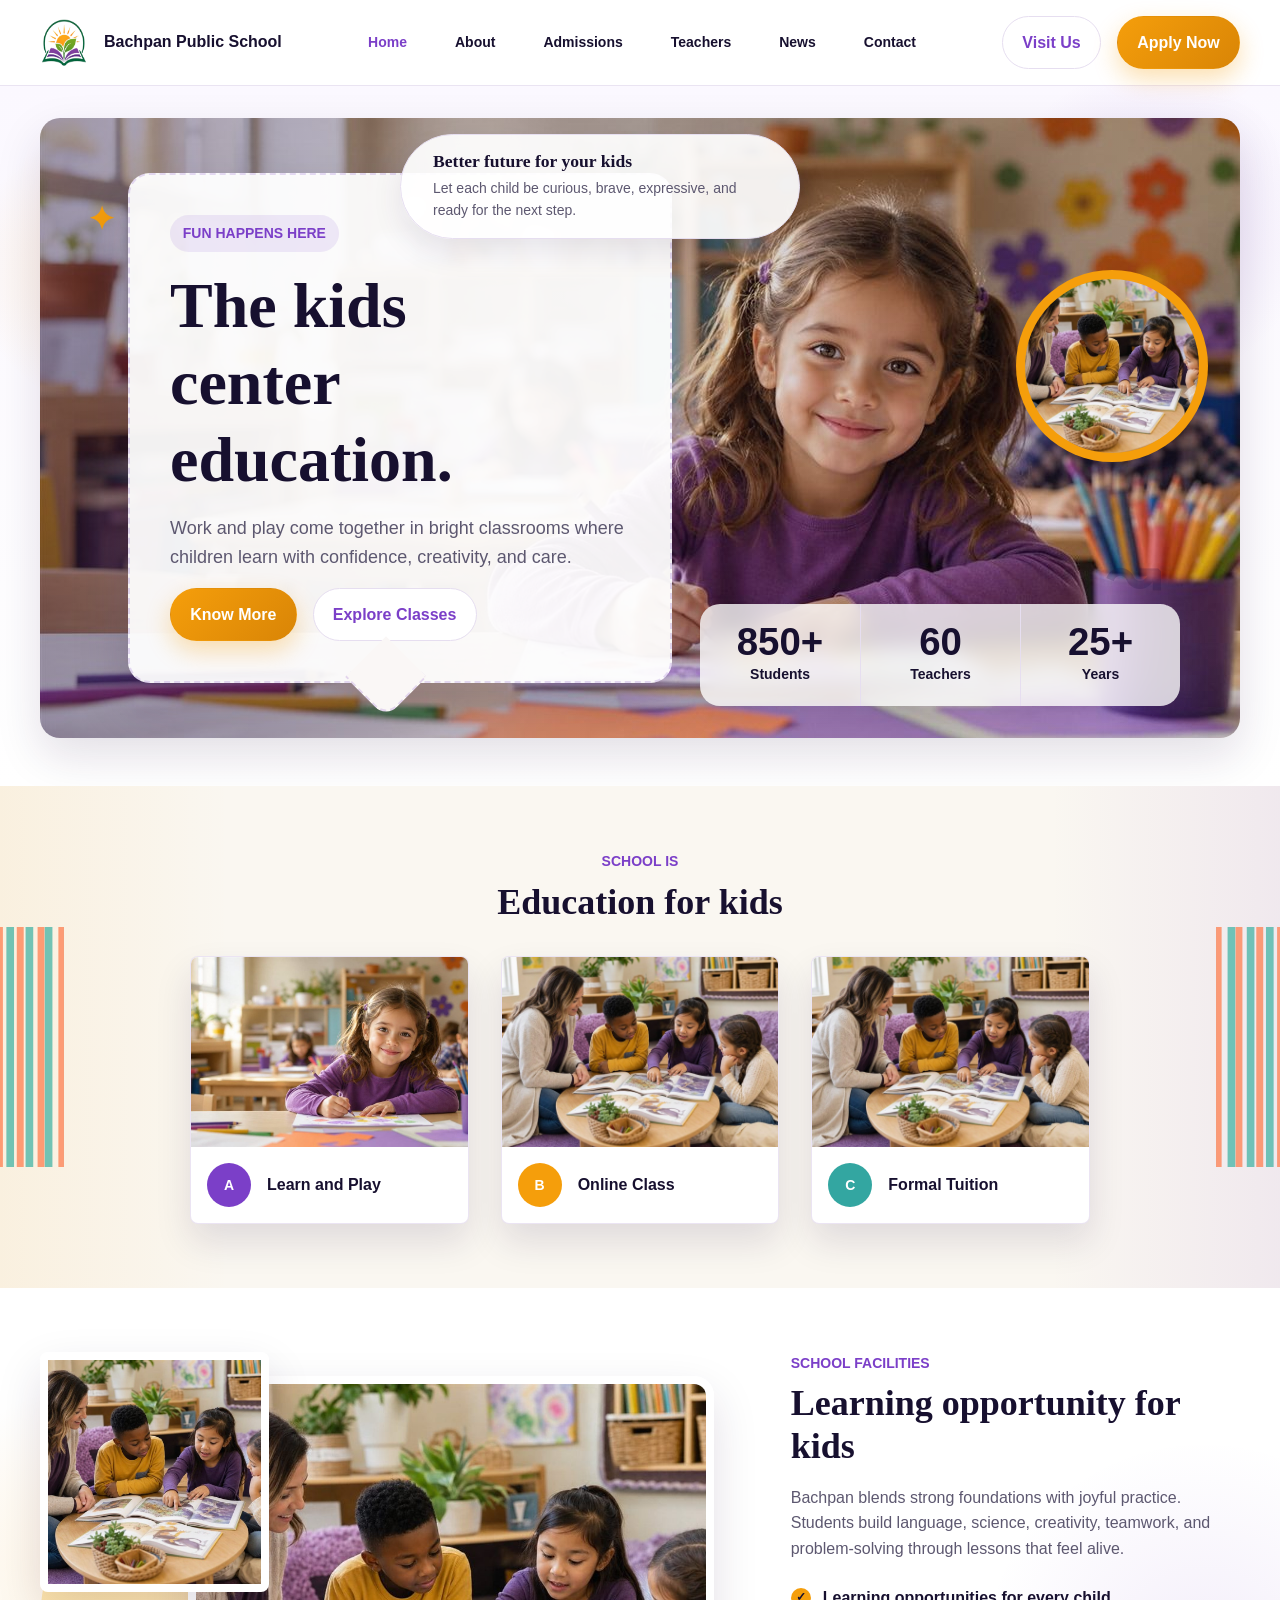
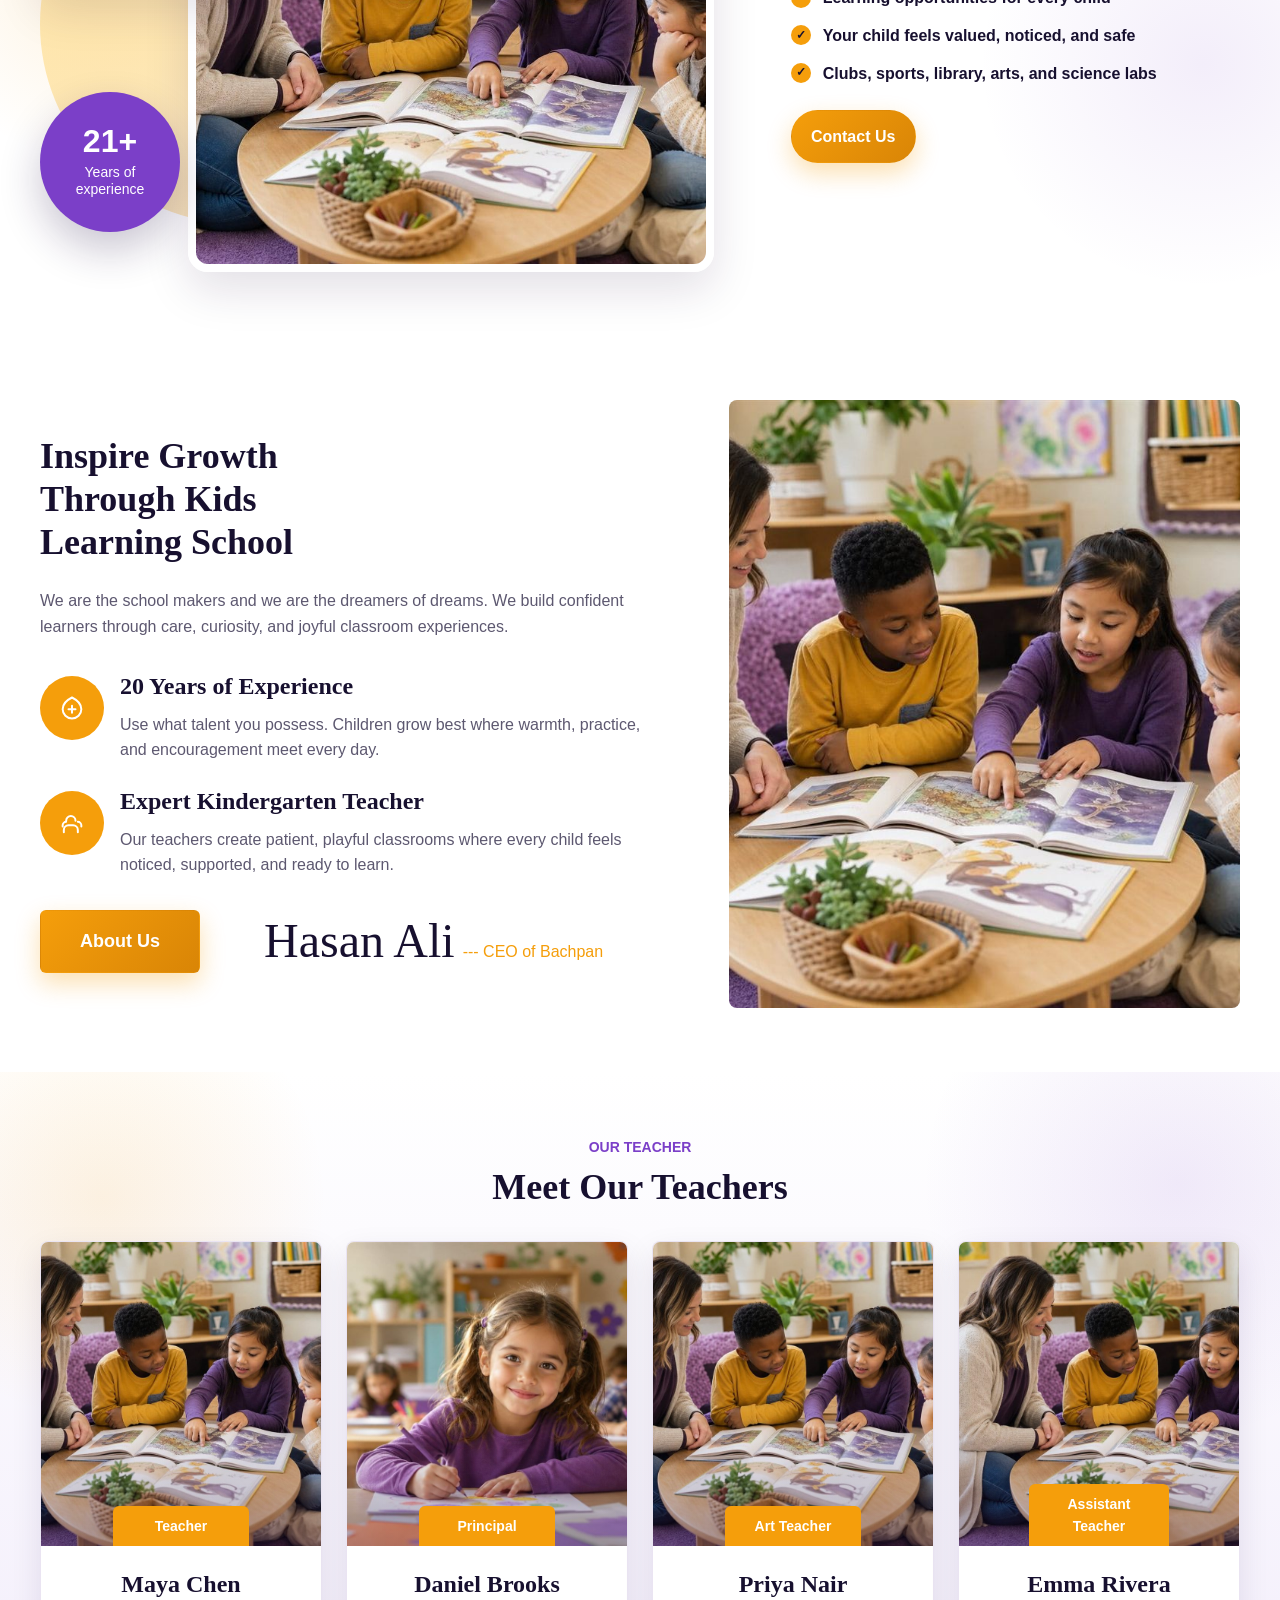
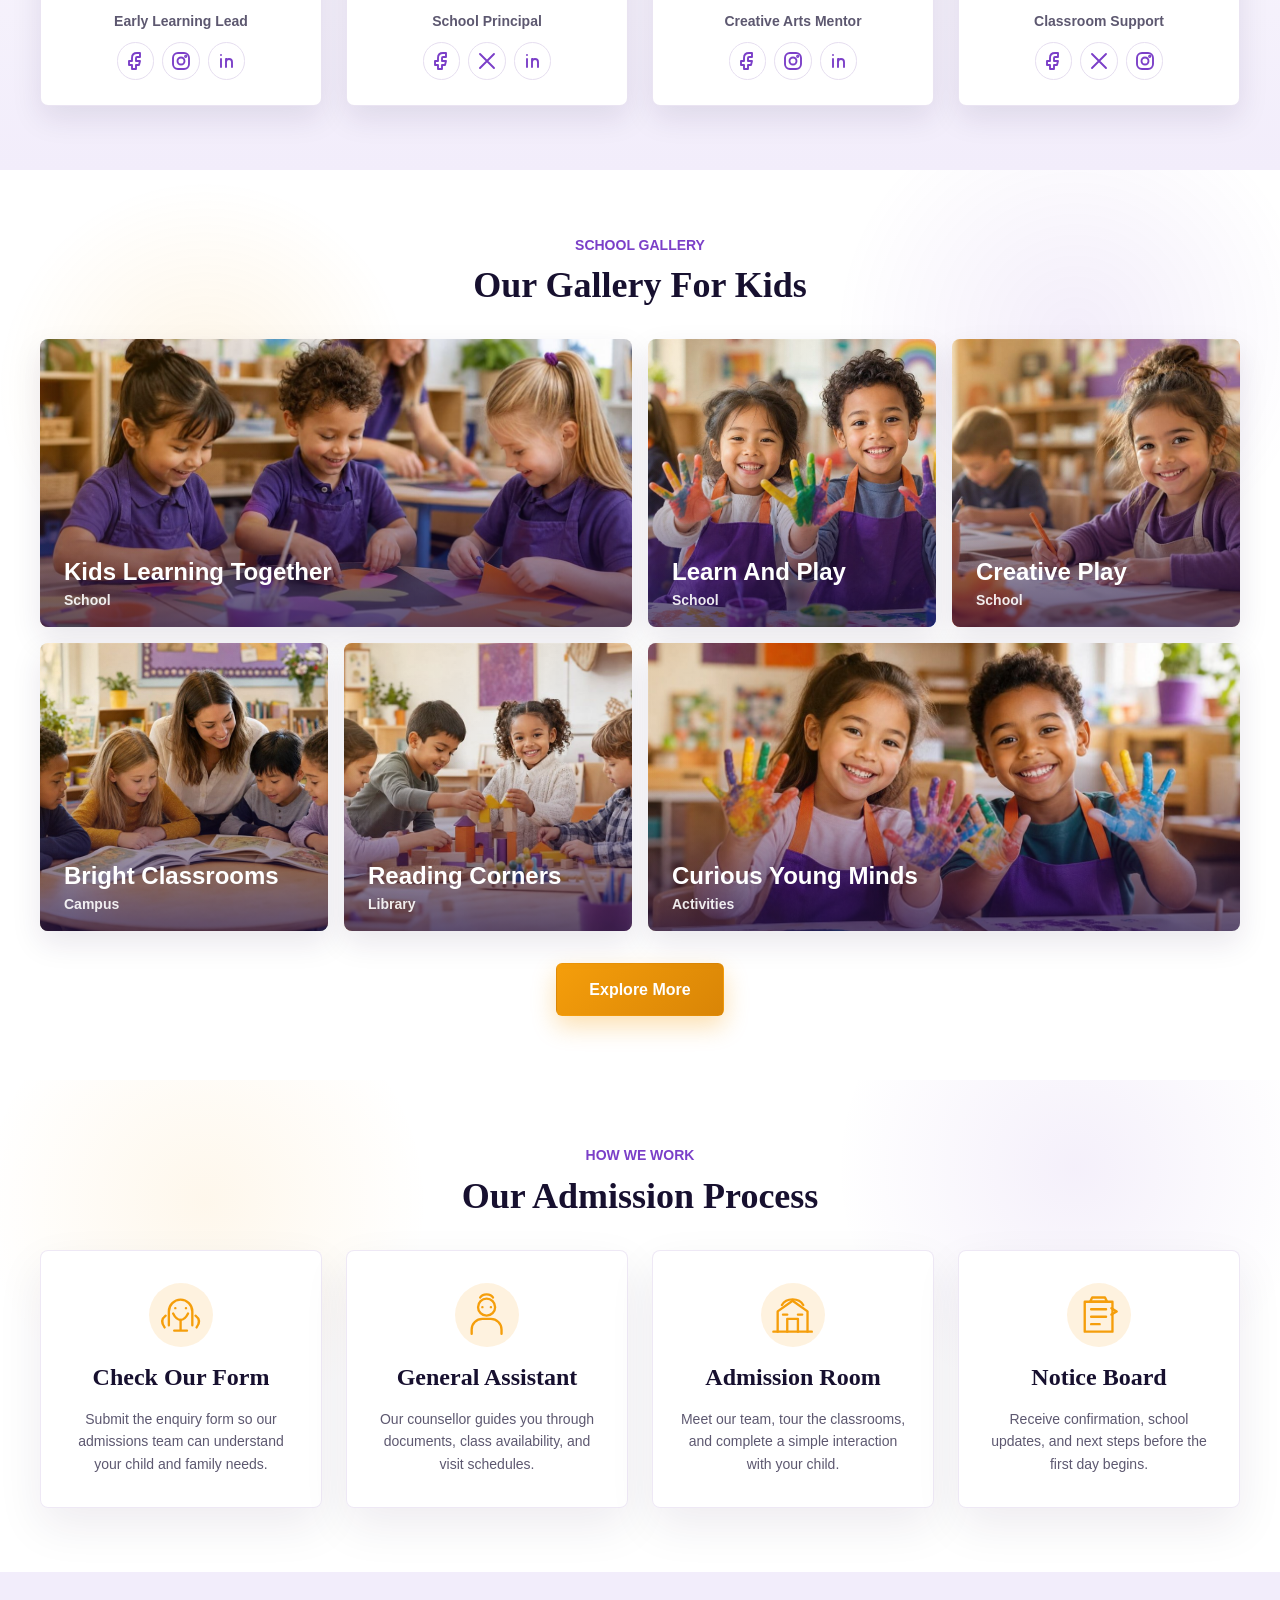
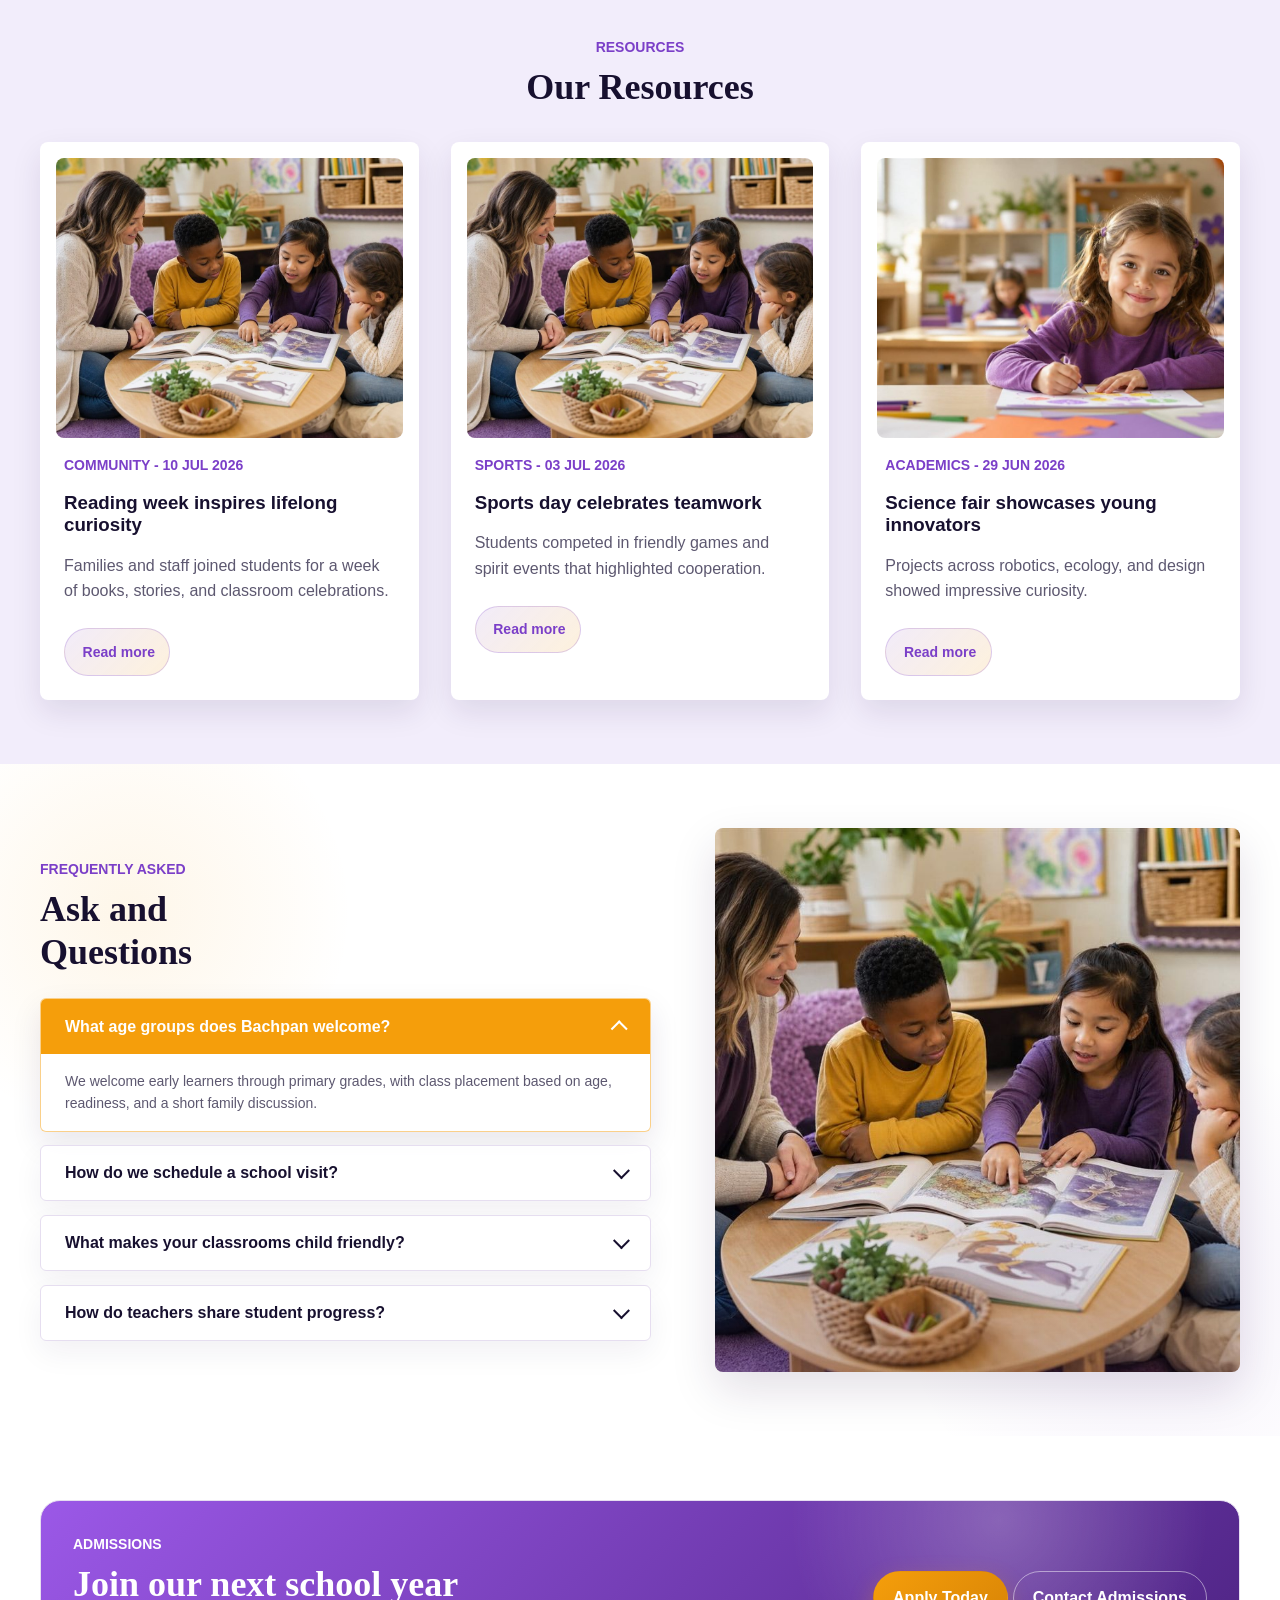
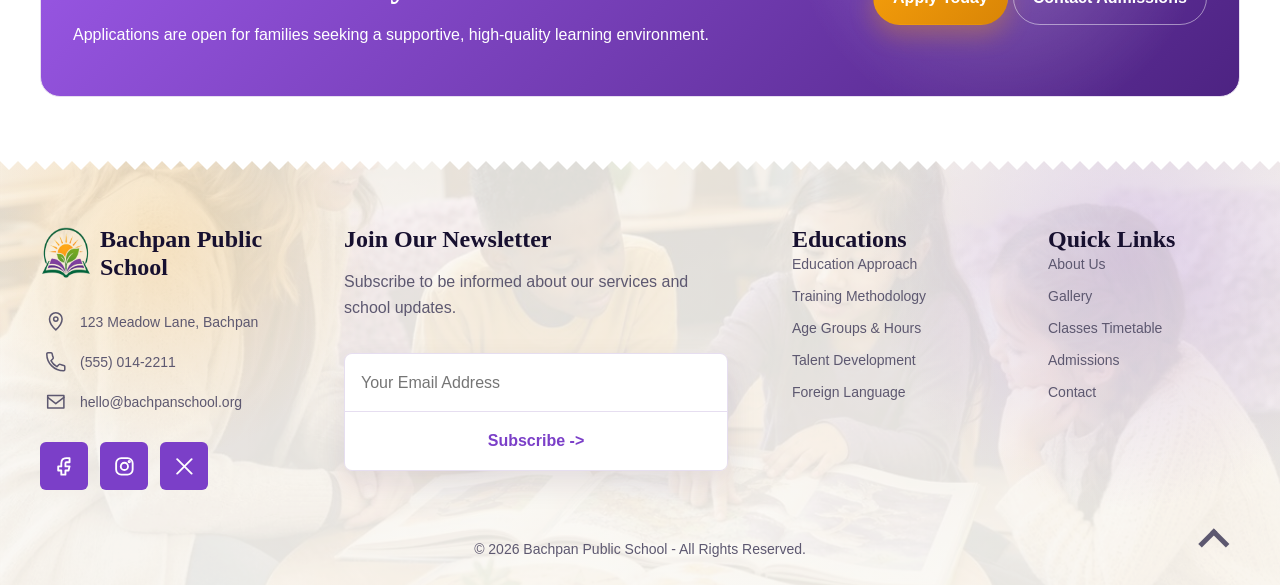
<file: index.html>
<!DOCTYPE html>
<html lang="en">
  <head>
    <meta charset="utf-8">
    <meta name="viewport" content="width=device-width, initial-scale=1">
    <title>Bachpan Public School</title>
    <meta name="description" content="Bachpan Public School is a joyful learning community for students and families.">
    <link rel="stylesheet" href="assets/css/tokens.css">
    <link rel="stylesheet" href="assets/css/base.css">
    <link rel="stylesheet" href="assets/css/layout.css">
    <link rel="stylesheet" href="assets/css/components.css">
    <link rel="stylesheet" href="assets/css/utilities.css">
    <link rel="stylesheet" href="assets/css/responsive.css">
  </head>
  <body id="top">
    <header class="site-header">
      <div class="container site-header__inner">
        <a class="site-header__branding" href="index.html">
          <img class="site-header__logo" src="assets/images/bachpan-logo.png" alt="Bachpan Public School logo" width="160" height="143" decoding="async">
          <span class="site-header__name">Bachpan Public School</span>
        </a>

        <button class="site-header__menu-toggle" type="button" aria-expanded="false" aria-controls="site-nav-menu" data-menu-toggle>
          <span class="screen-reader-text">Toggle navigation</span>
          <span class="site-header__menu-icon" aria-hidden="true"></span>
        </button>

        <nav class="primary-navigation" id="site-nav-menu" aria-label="Primary navigation">
          <ul class="primary-navigation__list">
            <li><a href="index.html" aria-current="page">Home</a></li>
            <li><a href="about.html">About</a></li>
            <li><a href="admissions.html">Admissions</a></li>
            <li><a href="teachers.html">Teachers</a></li>
            <li><a href="blog.html">News</a></li>
            <li><a href="contact.html">Contact</a></li>
          </ul>
        </nav>

        <div class="site-header__actions">
          <a class="button button--ghost" href="contact.html">Visit Us</a>
          <a class="button button--primary" href="admissions.html">Apply Now</a>
        </div>
      </div>
    </header>

    <main id="main-content">
      <section class="hero hero--home" aria-labelledby="home-hero-heading">
        <div class="hero__stage container">
          <div class="hero__content">
            <p class="hero__eyebrow">Fun happens here</p>
            <h1 id="home-hero-heading" class="hero__title">The kids center education.</h1>
            <p class="hero__description">Work and play come together in bright classrooms where children learn with confidence, creativity, and care.</p>
            <div class="hero__actions">
              <a class="button button--primary" href="admissions.html">Know More</a>
              <a class="button button--secondary" href="academics.html">Explore Classes</a>
            </div>
          </div>

          <div class="hero__portrait" aria-hidden="true">
          <img src="assets/images/kids-painted-hands.jpg" alt="" width="1200" height="800" decoding="async" loading="eager" fetchpriority="high">
          </div>

          <div class="hero-note">
            <strong>Better future for your kids</strong>
            <span>Let each child be curious, brave, expressive, and ready for the next step.</span>
          </div>

          <div class="hero-metrics" aria-label="School highlights">
            <article>
              <strong>850+</strong>
              <span>Students</span>
            </article>
            <article>
              <strong>60</strong>
              <span>Teachers</span>
            </article>
            <article>
              <strong>25+</strong>
              <span>Years</span>
            </article>
          </div>
        </div>
      </section>

      <section class="learning-strip section-spacing" aria-labelledby="learning-heading">
        <div class="container">
          <header class="section-heading text-center">
            <p class="section-heading__eyebrow">School is</p>
            <h2 id="learning-heading" class="section-heading__title">Education for kids</h2>
          </header>

          <div class="program-preview-grid">
            <article class="program-preview-card">
              <img src="assets/images/hero-kids-center.jpg" alt="Children learning and playing in class" width="1200" height="658" decoding="async" loading="lazy">
              <div>
                <span aria-hidden="true">A</span>
                <h3>Learn and Play</h3>
              </div>
            </article>
            <article class="program-preview-card">
              <img src="assets/images/kids-painted-hands.jpg" alt="Children enjoying colorful classroom activities" width="1200" height="800" decoding="async" loading="lazy">
              <div>
                <span aria-hidden="true">B</span>
                <h3>Online Class</h3>
              </div>
            </article>
            <article class="program-preview-card">
              <img src="assets/images/kids-reading-table.jpg" alt="Students reading together with a teacher" width="1200" height="800" decoding="async" loading="lazy">
              <div>
                <span aria-hidden="true">C</span>
                <h3>Formal Tuition</h3>
              </div>
            </article>
          </div>
        </div>
      </section>

      <section class="opportunity-section section-spacing" aria-labelledby="opportunity-heading">
        <div class="container opportunity-grid">
          <div class="opportunity-collage">
            <img class="opportunity-collage__large" src="assets/images/kids-reading-table.jpg" alt="Young students reading at a classroom table" width="1200" height="800" decoding="async" loading="lazy">
			<img class="opportunity-collage__small" src="assets/images/kids-painted-hands.jpg" alt="A student enjoying creative classroom activities" width="1200" height="800" decoding="async" loading="lazy">
            <div class="experience-badge">
              <strong>21+</strong>
              <span>Years of experience</span>
            </div>
          </div>

          <div class="opportunity-content">
            <p class="section-heading__eyebrow">School facilities</p>
            <h2 id="opportunity-heading" class="section-heading__title">Learning opportunity for kids</h2>
            <p>Bachpan blends strong foundations with joyful practice. Students build language, science, creativity, teamwork, and problem-solving through lessons that feel alive.</p>
            <ul class="check-list">
              <li>Learning opportunities for every child</li>
              <li>Your child feels valued, noticed, and safe</li>
              <li>Clubs, sports, library, arts, and science labs</li>
            </ul>
            <a class="button button--primary" href="contact.html">Contact Us</a>
          </div>
        </div>
      </section>

      <section class="solution-section section-spacing" aria-labelledby="solutions-heading">
        <div class="container solution-section__grid">
          <div class="solution-section__content">
            <h2 id="solutions-heading">Inspire Growth Through Kids Learning School</h2>
            <p class="solution-section__lead">We are the school makers and we are the dreamers of dreams. We build confident learners through care, curiosity, and joyful classroom experiences.</p>

            <div class="facility-list">
              <article class="facility-item">
                <span class="facility-item__icon" aria-hidden="true">
                  <svg viewBox="0 0 24 24" focusable="false"><path d="M12 21a8 8 0 0 0 8-8c0-4-3-7.5-8-10-5 2.5-8 6-8 10a8 8 0 0 0 8 8Z"/><path d="M9 13h6M12 10v6"/></svg>
                </span>
                <div>
                  <h3>20 Years of Experience</h3>
                  <p>Use what talent you possess. Children grow best where warmth, practice, and encouragement meet every day.</p>
                </div>
              </article>

              <article class="facility-item">
                <span class="facility-item__icon" aria-hidden="true">
                  <svg viewBox="0 0 24 24" focusable="false"><path d="M7 10a4 4 0 1 1 8 0M5 20v-2a4 4 0 0 1 4-4h4a4 4 0 0 1 4 4v2"/><path d="M17 11a3 3 0 0 1 3 3v1M4 15v-1a3 3 0 0 1 3-3"/></svg>
                </span>
                <div>
                  <h3>Expert Kindergarten Teacher</h3>
                  <p>Our teachers create patient, playful classrooms where every child feels noticed, supported, and ready to learn.</p>
                </div>
              </article>
            </div>

            <div class="solution-section__actions">
              <a class="button button--primary" href="about.html">About Us</a>
              <p class="solution-section__signature"><span>Hasan Ali</span><small>--- CEO of Bachpan</small></p>
            </div>
          </div>

          <div class="solution-section__media">
                <img src="assets/images/kids-reading-table.jpg" alt="Teacher guiding young students as they read together" width="1200" height="800" decoding="async" loading="lazy">
          </div>
        </div>
      </section>

      <section class="teacher-section section-spacing" aria-labelledby="teacher-heading">
        <div class="container">
          <header class="section-heading text-center teacher-section__heading">
            <p class="section-heading__eyebrow">Our Teacher</p>
            <h2 id="teacher-heading" class="section-heading__title">Meet Our Teachers</h2>
          </header>

          <div class="teacher-grid">
            <article class="teacher-card">
              <div class="teacher-card__media">
                <a class="teacher-card__media-link" href="teacher-details.html"><img src="assets/images/kids-reading-table.jpg" alt="Maya Chen guiding students during reading class" width="1200" height="800" decoding="async" loading="lazy"></a>
                <span>Teacher</span>
              </div>
              <div class="teacher-card__body">
                <h3><a class="teacher-card__name-link" href="teacher-details.html">Maya Chen</a></h3>
                <p>Early Learning Lead</p>
                <ul class="teacher-card__social" aria-label="Maya Chen social links">
                  <li><a href="#" aria-label="Maya Chen on Facebook"><svg viewBox="0 0 24 24" aria-hidden="true" focusable="false"><path d="M14 8h3V4h-3c-3 0-5 2-5 5v3H6v4h3v4h4v-4h3l1-4h-4V9c0-.6.4-1 1-1Z"/></svg></a></li>
                  <li><a href="#" aria-label="Maya Chen on Instagram"><svg viewBox="0 0 24 24" aria-hidden="true" focusable="false"><rect x="4" y="4" width="16" height="16" rx="5"/><circle cx="12" cy="12" r="3.5"/><circle cx="16.7" cy="7.3" r="0.7"/></svg></a></li>
                  <li><a href="#" aria-label="Maya Chen on LinkedIn"><svg viewBox="0 0 24 24" aria-hidden="true" focusable="false"><path d="M6 10v8M6 6v.1M11 18v-5a3 3 0 0 1 6 0v5M11 10v8"/></svg></a></li>
                </ul>
              </div>
            </article>

            <article class="teacher-card">
              <div class="teacher-card__media">
                <a class="teacher-card__media-link" href="teacher-details.html"><img src="assets/images/hero-kids-center.jpg" alt="Daniel Brooks supporting creative classroom activities" width="1200" height="658" decoding="async" loading="lazy"></a>
                <span>Principal</span>
              </div>
              <div class="teacher-card__body">
                <h3><a class="teacher-card__name-link" href="teacher-details.html">Daniel Brooks</a></h3>
                <p>School Principal</p>
                <ul class="teacher-card__social" aria-label="Daniel Brooks social links">
                  <li><a href="#" aria-label="Daniel Brooks on Facebook"><svg viewBox="0 0 24 24" aria-hidden="true" focusable="false"><path d="M14 8h3V4h-3c-3 0-5 2-5 5v3H6v4h3v4h4v-4h3l1-4h-4V9c0-.6.4-1 1-1Z"/></svg></a></li>
                  <li><a href="#" aria-label="Daniel Brooks on X"><svg viewBox="0 0 24 24" aria-hidden="true" focusable="false"><path d="m5 5 14 14M19 5 5 19"/></svg></a></li>
                  <li><a href="#" aria-label="Daniel Brooks on LinkedIn"><svg viewBox="0 0 24 24" aria-hidden="true" focusable="false"><path d="M6 10v8M6 6v.1M11 18v-5a3 3 0 0 1 6 0v5M11 10v8"/></svg></a></li>
                </ul>
              </div>
            </article>

            <article class="teacher-card">
              <div class="teacher-card__media">
                <a class="teacher-card__media-link" href="teacher-details.html"><img src="assets/images/kids-painted-hands.jpg" alt="Priya Nair leading a colorful creative lesson" width="1200" height="800" decoding="async" loading="lazy"></a>
                <span>Art Teacher</span>
              </div>
              <div class="teacher-card__body">
                <h3><a class="teacher-card__name-link" href="teacher-details.html">Priya Nair</a></h3>
                <p>Creative Arts Mentor</p>
                <ul class="teacher-card__social" aria-label="Priya Nair social links">
                  <li><a href="#" aria-label="Priya Nair on Facebook"><svg viewBox="0 0 24 24" aria-hidden="true" focusable="false"><path d="M14 8h3V4h-3c-3 0-5 2-5 5v3H6v4h3v4h4v-4h3l1-4h-4V9c0-.6.4-1 1-1Z"/></svg></a></li>
                  <li><a href="#" aria-label="Priya Nair on Instagram"><svg viewBox="0 0 24 24" aria-hidden="true" focusable="false"><rect x="4" y="4" width="16" height="16" rx="5"/><circle cx="12" cy="12" r="3.5"/><circle cx="16.7" cy="7.3" r="0.7"/></svg></a></li>
                  <li><a href="#" aria-label="Priya Nair on LinkedIn"><svg viewBox="0 0 24 24" aria-hidden="true" focusable="false"><path d="M6 10v8M6 6v.1M11 18v-5a3 3 0 0 1 6 0v5M11 10v8"/></svg></a></li>
                </ul>
              </div>
            </article>

            <article class="teacher-card">
              <div class="teacher-card__media">
                <a class="teacher-card__media-link" href="teacher-details.html"><img src="assets/images/kids-reading-table.jpg" alt="Emma Rivera helping students during a classroom reading activity" width="1200" height="800" decoding="async" loading="lazy"></a>
                <span>Assistant Teacher</span>
              </div>
              <div class="teacher-card__body">
                <h3><a class="teacher-card__name-link" href="teacher-details.html">Emma Rivera</a></h3>
                <p>Classroom Support</p>
                <ul class="teacher-card__social" aria-label="Emma Rivera social links">
                  <li><a href="#" aria-label="Emma Rivera on Facebook"><svg viewBox="0 0 24 24" aria-hidden="true" focusable="false"><path d="M14 8h3V4h-3c-3 0-5 2-5 5v3H6v4h3v4h4v-4h3l1-4h-4V9c0-.6.4-1 1-1Z"/></svg></a></li>
                  <li><a href="#" aria-label="Emma Rivera on X"><svg viewBox="0 0 24 24" aria-hidden="true" focusable="false"><path d="m5 5 14 14M19 5 5 19"/></svg></a></li>
                  <li><a href="#" aria-label="Emma Rivera on Instagram"><svg viewBox="0 0 24 24" aria-hidden="true" focusable="false"><rect x="4" y="4" width="16" height="16" rx="5"/><circle cx="12" cy="12" r="3.5"/><circle cx="16.7" cy="7.3" r="0.7"/></svg></a></li>
                </ul>
              </div>
            </article>
          </div>
        </div>
      </section>

      <section class="gallery-section section-spacing" aria-labelledby="gallery-heading">
        <div class="container">
          <header class="section-heading text-center gallery-section__heading">
            <p class="section-heading__eyebrow">School Gallery</p>
            <h2 id="gallery-heading" class="section-heading__title">Our Gallery For Kids</h2>
          </header>

          <div class="gallery-grid">
            <button class="gallery-card gallery-card--wide" type="button" data-gallery-trigger data-gallery-src="assets/images/gallery-reading.jpg" data-gallery-title="Kids Learning Together" data-gallery-meta="School">
              <img src="assets/images/gallery-reading.jpg" alt="Teacher and children reading together in class" width="1200" height="800" decoding="async" loading="lazy">
              <span>
                <strong>Kids Learning Together</strong>
                <small>School</small>
              </span>
            </button>

            <button class="gallery-card" type="button" data-gallery-trigger data-gallery-src="assets/images/gallery-art.jpg" data-gallery-title="Learn And Play" data-gallery-meta="School">
              <img src="assets/images/gallery-art.jpg" alt="Children enjoying colorful creative activities" width="1200" height="800" decoding="async" loading="lazy">
              <span>
                <strong>Learn And Play</strong>
                <small>School</small>
              </span>
            </button>

            <button class="gallery-card" type="button" data-gallery-trigger data-gallery-src="assets/images/gallery-classroom.jpg" data-gallery-title="Creative Play" data-gallery-meta="School">
              <img src="assets/images/gallery-classroom.jpg" alt="Children working happily in a colorful classroom" width="1200" height="658" decoding="async" loading="lazy">
              <span>
                <strong>Creative Play</strong>
                <small>School</small>
              </span>
            </button>

            <button class="gallery-card" type="button" data-gallery-trigger data-gallery-src="assets/images/gallery-bright-classroom.jpg" data-gallery-title="Bright Classrooms" data-gallery-meta="Campus">
              <img src="assets/images/gallery-bright-classroom.jpg" alt="Bright school classroom and campus view" width="1200" height="800" decoding="async" loading="lazy">
              <span>
                <strong>Bright Classrooms</strong>
                <small>Campus</small>
              </span>
            </button>

            <button class="gallery-card" type="button" data-gallery-trigger data-gallery-src="assets/images/gallery-play.jpg" data-gallery-title="Reading Corners" data-gallery-meta="Library">
              <img src="assets/images/gallery-play.jpg" alt="School reading and play area" width="1200" height="658" decoding="async" loading="lazy">
              <span>
                <strong>Reading Corners</strong>
                <small>Library</small>
              </span>
            </button>

            <button class="gallery-card gallery-card--wide" type="button" data-gallery-trigger data-gallery-src="assets/images/gallery-activities.jpg" data-gallery-title="Curious Young Minds" data-gallery-meta="Activities">
              <img src="assets/images/gallery-activities.jpg" alt="Children participating in active school games" width="1200" height="800" decoding="async" loading="lazy">
              <span>
                <strong>Curious Young Minds</strong>
                <small>Activities</small>
              </span>
            </button>
          </div>

          <div class="gallery-section__action">
            <a class="button button--primary" href="blog.html">Explore More</a>
          </div>
        </div>
      </section>

      <div class="gallery-modal" data-gallery-modal hidden>
        <div class="gallery-modal__overlay" data-gallery-close></div>
        <div class="gallery-modal__dialog" role="dialog" aria-modal="true" aria-labelledby="gallery-modal-title">
          <button class="gallery-modal__close" type="button" data-gallery-close aria-label="Close gallery image">
            <span aria-hidden="true">&times;</span>
          </button>
          <img data-gallery-modal-image src="assets/images/gallery-reading.jpg" alt="" width="1200" height="800" decoding="async" loading="lazy">
          <div class="gallery-modal__caption">
            <h3 id="gallery-modal-title" data-gallery-modal-title>Kids Learning Together</h3>
            <p data-gallery-modal-meta>School</p>
          </div>
        </div>
      </div>

      <section class="program-band section-spacing" aria-labelledby="programs-heading">
        <div class="container">
          <header class="section-heading text-center program-band__heading">
            <p class="section-heading__eyebrow">How We Work</p>
            <h2 id="programs-heading" class="section-heading__title">Our Admission Process</h2>
          </header>

          <div class="program-band__panel">
            <article>
              <span aria-hidden="true">
                <svg viewBox="0 0 48 48" focusable="false"><path d="M13 34V21a11 11 0 0 1 22 0v13"/><path d="M17 23c2 4 5 6 7 6s5-2 7-6"/><path d="M19 18h.1M29 18h.1"/><path d="M18 39h12M24 29v10"/><path d="M9 36c-3-4-3-8 1-11M39 36c3-4 3-8-1-11"/></svg>
              </span>
              <h3>Check Our Form</h3>
              <p>Submit the enquiry form so our admissions team can understand your child and family needs.</p>
            </article>

            <article>
              <span aria-hidden="true">
                <svg viewBox="0 0 48 48" focusable="false"><path d="M24 25a8 8 0 1 0 0-16 8 8 0 0 0 0 16Z"/><path d="M10 42v-4a10 10 0 0 1 10-10h8a10 10 0 0 1 10 10v4"/><path d="M18 8c2-4 10-4 12 0"/><path d="M20 17h.1M28 17h.1"/></svg>
              </span>
              <h3>General Assistant</h3>
              <p>Our counsellor guides you through documents, class availability, and visit schedules.</p>
            </article>

            <article>
              <span aria-hidden="true">
                <svg viewBox="0 0 48 48" focusable="false"><path d="M10 40V21l14-10 14 10v19"/><path d="M6 40h36"/><path d="M19 40V28h10v12"/><path d="M15 24h4M29 24h4"/><path d="M14 15c4-7 16-7 20 0"/></svg>
              </span>
              <h3>Admission Room</h3>
              <p>Meet our team, tour the classrooms, and complete a simple interaction with your child.</p>
            </article>

            <article>
              <span aria-hidden="true">
                <svg viewBox="0 0 48 48" focusable="false"><path d="M11 12h26v28H11z"/><path d="M17 19h14M17 26h14M17 33h8"/><path d="M18 8h12l2 4H16l2-4Z"/><path d="M36 18l5 3-5 3"/></svg>
              </span>
              <h3>Notice Board</h3>
              <p>Receive confirmation, school updates, and next steps before the first day begins.</p>
            </article>
          </div>
        </div>
      </section>

      <section class="latest-news section-spacing" aria-labelledby="news-heading">
        <div class="container">
          <header class="section-heading text-center">
            <p class="section-heading__eyebrow">Resources</p>
            <h2 id="news-heading" class="section-heading__title">Our Resources</h2>
          </header>
          <div class="card-grid card-grid--three">
            <article class="news-card">
              <img class="news-card__image" src="assets/images/kids-reading-table.jpg" alt="Students reading in the library" width="1200" height="800" decoding="async" loading="lazy">
              <div class="news-card__content">
                <p class="news-card__meta">Community - 10 Jul 2026</p>
                <h3 class="news-card__title">Reading week inspires lifelong curiosity</h3>
                <p>Families and staff joined students for a week of books, stories, and classroom celebrations.</p>
                <a href="single.html">Read more</a>
              </div>
            </article>
            <article class="news-card">
              <img class="news-card__image" src="assets/images/kids-painted-hands.jpg" alt="Students enjoying a creative class" width="1200" height="800" decoding="async" loading="lazy">
              <div class="news-card__content">
                <p class="news-card__meta">Sports - 03 Jul 2026</p>
                <h3 class="news-card__title">Sports day celebrates teamwork</h3>
                <p>Students competed in friendly games and spirit events that highlighted cooperation.</p>
                <a href="single.html">Read more</a>
              </div>
            </article>
            <article class="news-card">
              <img class="news-card__image" src="assets/images/hero-kids-center.jpg" alt="Students working together in a classroom" width="1200" height="658" decoding="async" loading="lazy">
              <div class="news-card__content">
                <p class="news-card__meta">Academics - 29 Jun 2026</p>
                <h3 class="news-card__title">Science fair showcases young innovators</h3>
                <p>Projects across robotics, ecology, and design showed impressive curiosity.</p>
                <a href="single.html">Read more</a>
              </div>
            </article>
          </div>
        </div>
      </section>

      <section class="ask-section section-spacing" aria-labelledby="ask-heading">
        <div class="container ask-section__grid">
          <div class="ask-section__content">
            <header class="section-heading">
              <p class="section-heading__eyebrow">Frequently Asked</p>
              <h2 id="ask-heading" class="section-heading__title">Ask and Questions</h2>
            </header>

            <div class="ask-accordion">
              <details open>
                <summary>What age groups does Bachpan welcome?</summary>
                <p>We welcome early learners through primary grades, with class placement based on age, readiness, and a short family discussion.</p>
              </details>

              <details>
                <summary>How do we schedule a school visit?</summary>
                <p>Families can contact admissions to choose a tour time, meet our team, and see classrooms, play areas, and learning spaces.</p>
              </details>

              <details>
                <summary>What makes your classrooms child friendly?</summary>
                <p>Our classrooms are bright, safe, and structured for play, reading, group work, hands-on activities, and calm focused learning.</p>
              </details>

              <details>
                <summary>How do teachers share student progress?</summary>
                <p>Teachers send regular updates and meet families throughout the year to discuss growth, confidence, and next learning goals.</p>
              </details>
            </div>
          </div>

          <div class="ask-section__media">
              <img src="assets/images/kids-reading-table.jpg" alt="Teacher smiling with students during a classroom activity" width="1200" height="800" decoding="async" loading="lazy">
          </div>
        </div>
      </section>

      <section class="admissions-callout section-spacing" aria-labelledby="admissions-heading">
        <div class="container admissions-callout__content">
          <div>
            <p class="section-heading__eyebrow">Admissions</p>
            <h2 id="admissions-heading" class="section-heading__title">Join our next school year</h2>
            <p>Applications are open for families seeking a supportive, high-quality learning environment.</p>
          </div>
          <div class="admissions-callout__actions">
            <a class="button button--primary" href="admissions.html">Apply Today</a>
            <a class="button button--secondary" href="contact.html">Contact Admissions</a>
          </div>
        </div>
      </section>
    </main>

    <footer class="site-footer">
      <div class="container site-footer__grid">
        <div class="site-footer__brand">
          <a class="site-footer__logo" href="index.html">
            <img src="assets/images/bachpan-logo.png" alt="Bachpan Public School logo" width="160" height="143" decoding="async" loading="lazy">
            <span>Bachpan Public School</span>
          </a>
          <ul class="site-footer__contact-list" aria-label="School contact details">
            <li>
              <span class="site-footer__icon" aria-hidden="true">
                <svg viewBox="0 0 24 24" focusable="false"><path d="M12 21s7-6.1 7-12A7 7 0 0 0 5 9c0 5.9 7 12 7 12Z"/><circle cx="12" cy="9" r="2.4"/></svg>
              </span>
              <span>123 Meadow Lane, Bachpan</span>
            </li>
            <li>
              <span class="site-footer__icon" aria-hidden="true">
                <svg viewBox="0 0 24 24" focusable="false"><path d="M6.6 10.8a15.8 15.8 0 0 0 6.6 6.6l2.2-2.2a1.4 1.4 0 0 1 1.5-.3 16 16 0 0 0 4 1.1 1.3 1.3 0 0 1 1.1 1.3v3.4a1.3 1.3 0 0 1-1.3 1.3A18.7 18.7 0 0 1 2 3.3 1.3 1.3 0 0 1 3.3 2h3.4A1.3 1.3 0 0 1 8 3.1a16 16 0 0 0 1.1 4 1.4 1.4 0 0 1-.3 1.5l-2.2 2.2Z"/></svg>
              </span>
              <a href="tel:+15550142211">(555) 014-2211</a>
            </li>
            <li>
              <span class="site-footer__icon" aria-hidden="true">
                <svg viewBox="0 0 24 24" focusable="false"><path d="M3 5h18v14H3z"/><path d="m3 7 9 7 9-7"/></svg>
              </span>
              <a href="mailto:hello@bachpanschool.org">hello@bachpanschool.org</a>
            </li>
          </ul>
          <ul class="site-footer__social" aria-label="Social links">
            <li>
              <a href="#" aria-label="Facebook">
                <svg viewBox="0 0 24 24" aria-hidden="true" focusable="false"><path d="M14 8h3V4h-3c-3 0-5 2-5 5v3H6v4h3v4h4v-4h3l1-4h-4V9c0-.6.4-1 1-1Z"/></svg>
              </a>
            </li>
            <li>
              <a href="#" aria-label="Instagram">
                <svg viewBox="0 0 24 24" aria-hidden="true" focusable="false"><rect x="4" y="4" width="16" height="16" rx="5"/><circle cx="12" cy="12" r="3.5"/><circle cx="16.7" cy="7.3" r="0.7"/></svg>
              </a>
            </li>
            <li>
              <a href="#" aria-label="X">
                <svg viewBox="0 0 24 24" aria-hidden="true" focusable="false"><path d="m5 5 14 14M19 5 5 19"/></svg>
              </a>
            </li>
          </ul>
        </div>

        <section class="site-footer__newsletter" aria-labelledby="footer-newsletter-heading">
          <h2 id="footer-newsletter-heading">Join Our Newsletter</h2>
          <p>Subscribe to be informed about our services and school updates.</p>
          <form class="site-footer__form" action="#" method="post">
            <label class="screen-reader-text" for="footer-email">Email address</label>
            <input id="footer-email" name="email" type="email" placeholder="Your Email Address" required>
            <button type="submit">Subscribe <span aria-hidden="true">-&gt;</span></button>
          </form>
        </section>

        <nav class="site-footer__nav" aria-labelledby="footer-education-heading">
          <h2 id="footer-education-heading">Educations</h2>
          <ul class="site-footer__list">
            <li><a href="academics.html">Education Approach</a></li>
            <li><a href="academics.html">Training Methodology</a></li>
            <li><a href="academics.html">Age Groups &amp; Hours</a></li>
            <li><a href="academics.html">Talent Development</a></li>
            <li><a href="academics.html">Foreign Language</a></li>
          </ul>
        </nav>

        <nav class="site-footer__nav" aria-labelledby="footer-quick-heading">
          <h2 id="footer-quick-heading">Quick Links</h2>
          <ul class="site-footer__list">
            <li><a href="about.html">About Us</a></li>
            <li><a href="blog.html">Gallery</a></li>
            <li><a href="academics.html">Classes Timetable</a></li>
            <li><a href="admissions.html">Admissions</a></li>
            <li><a href="contact.html">Contact</a></li>
          </ul>
        </nav>
      </div>
      <div class="container site-footer__bottom">
        <p>&copy; 2026 Bachpan Public School - All Rights Reserved.</p>
        <a class="site-footer__back-to-top" href="#top" aria-label="Back to top">
          <span aria-hidden="true"></span>
        </a>
      </div>
    </footer>

    <script src="assets/js/main.js"></script>
  </body>
</html>
</file>
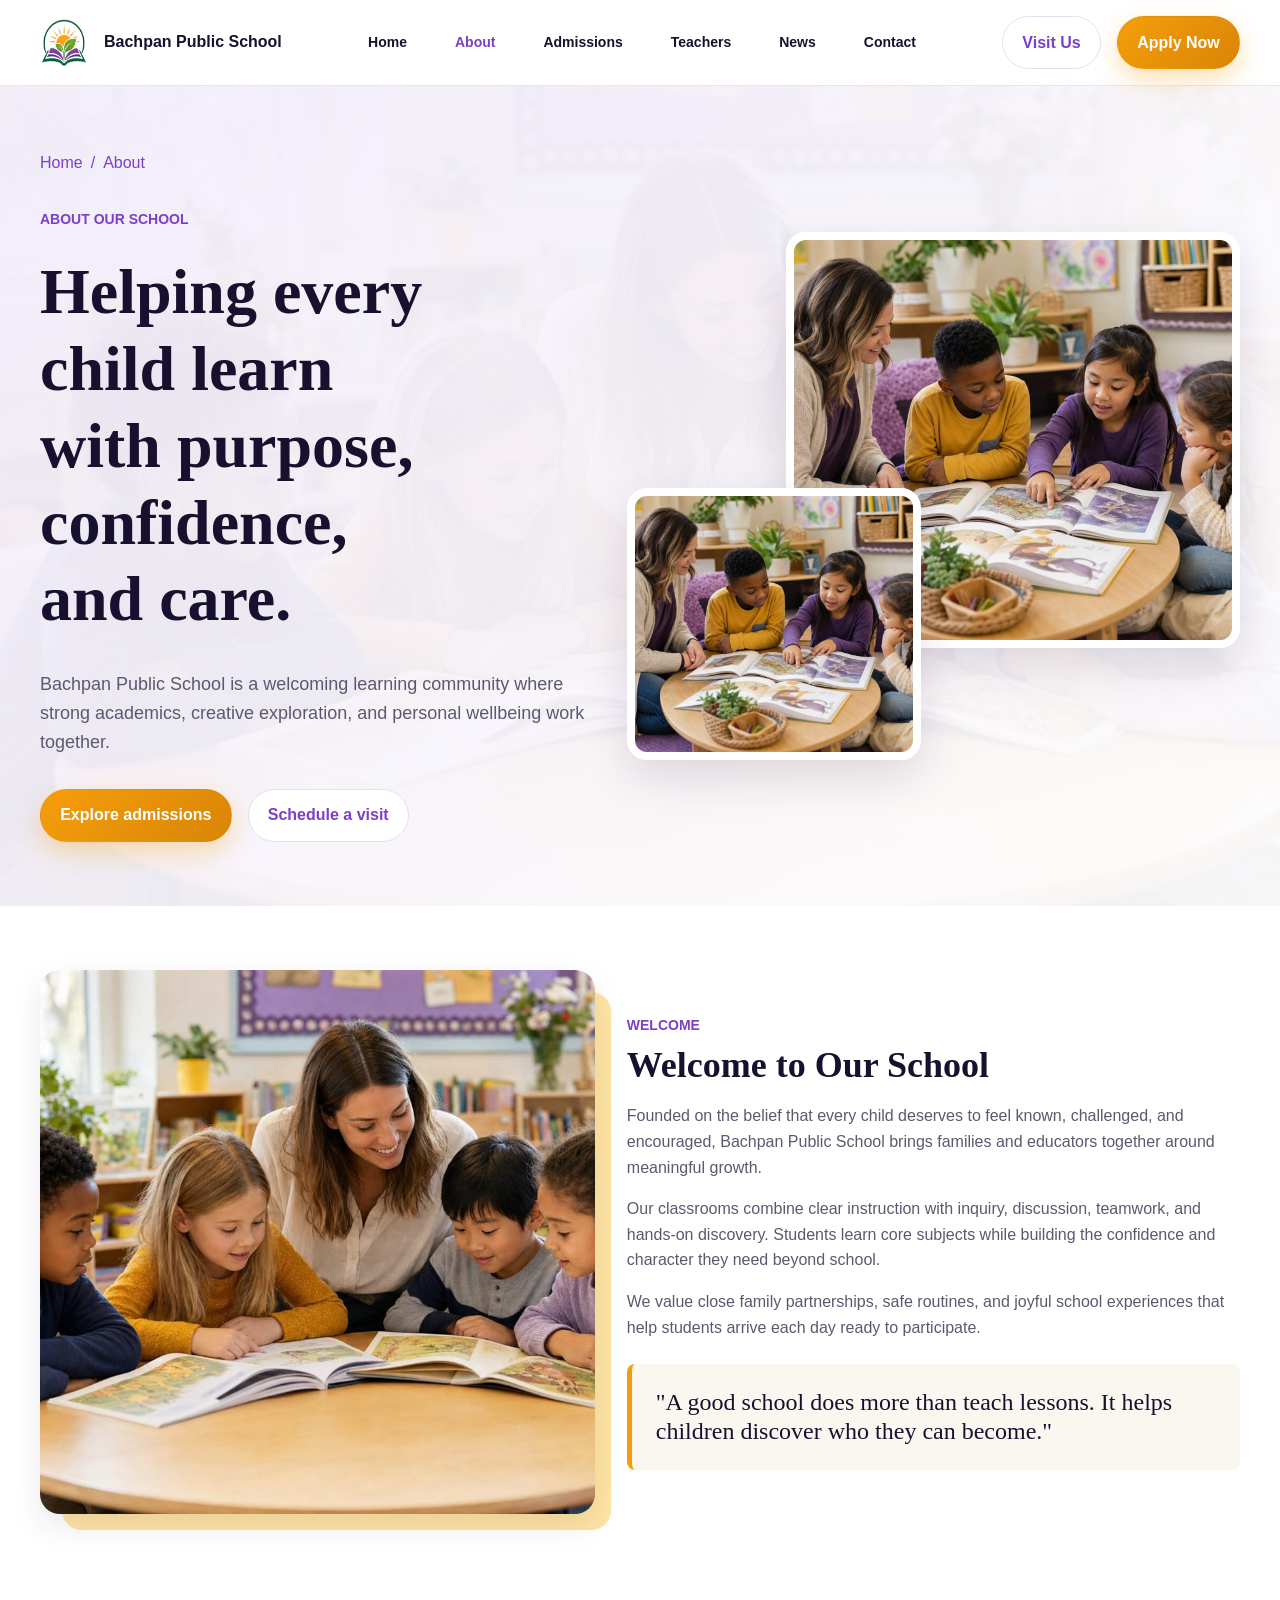
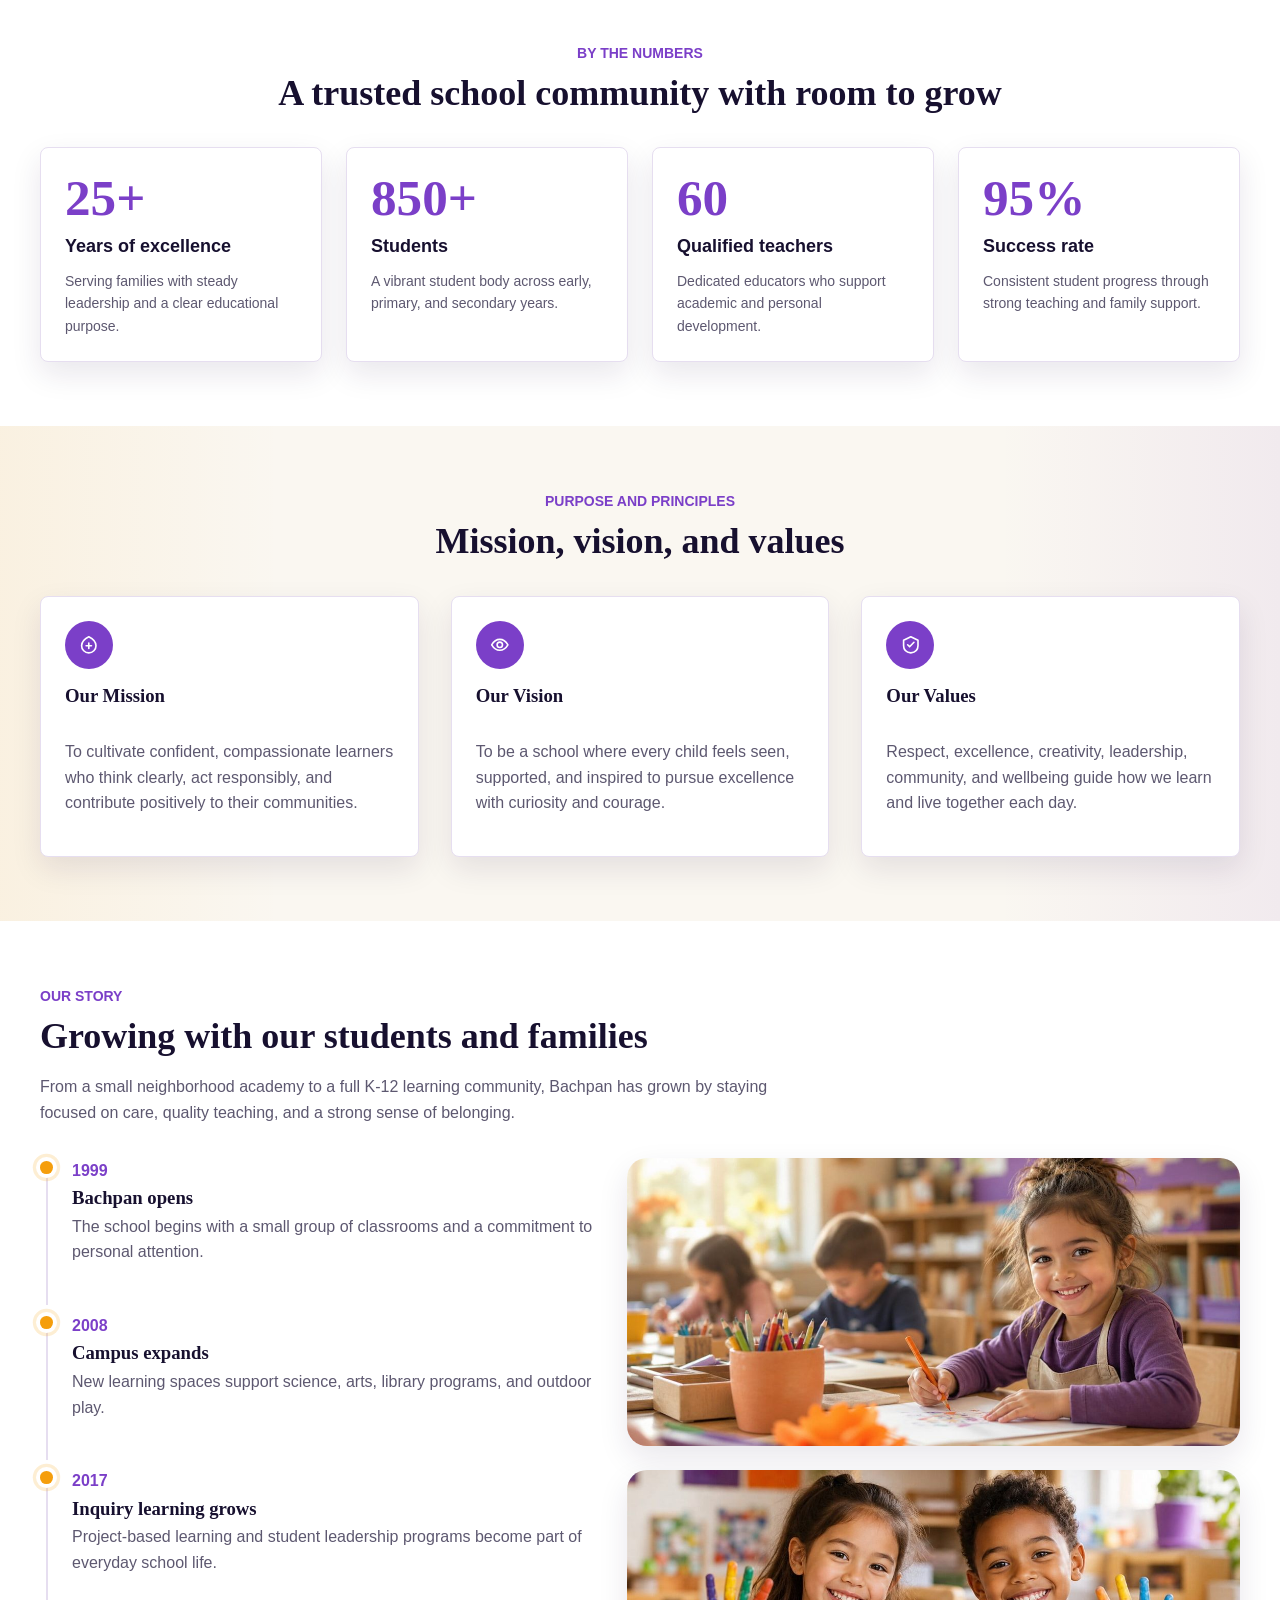
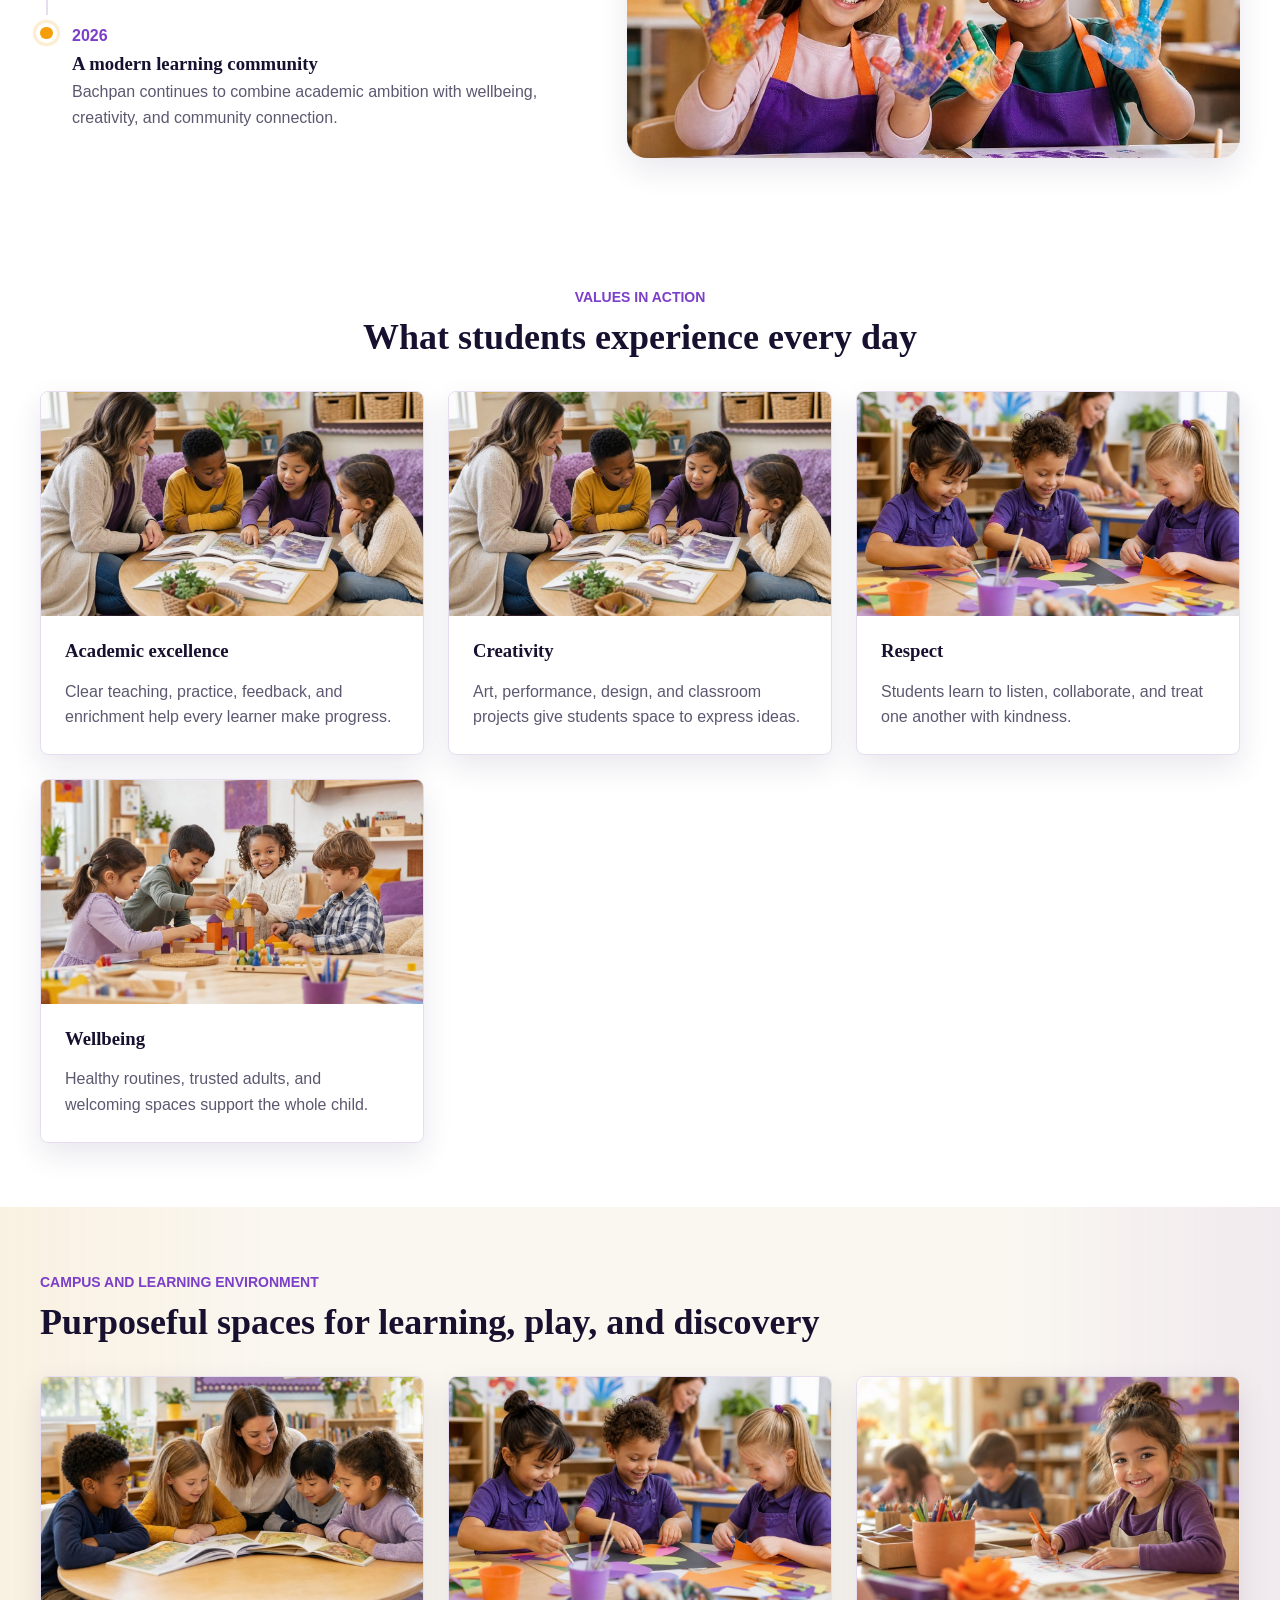
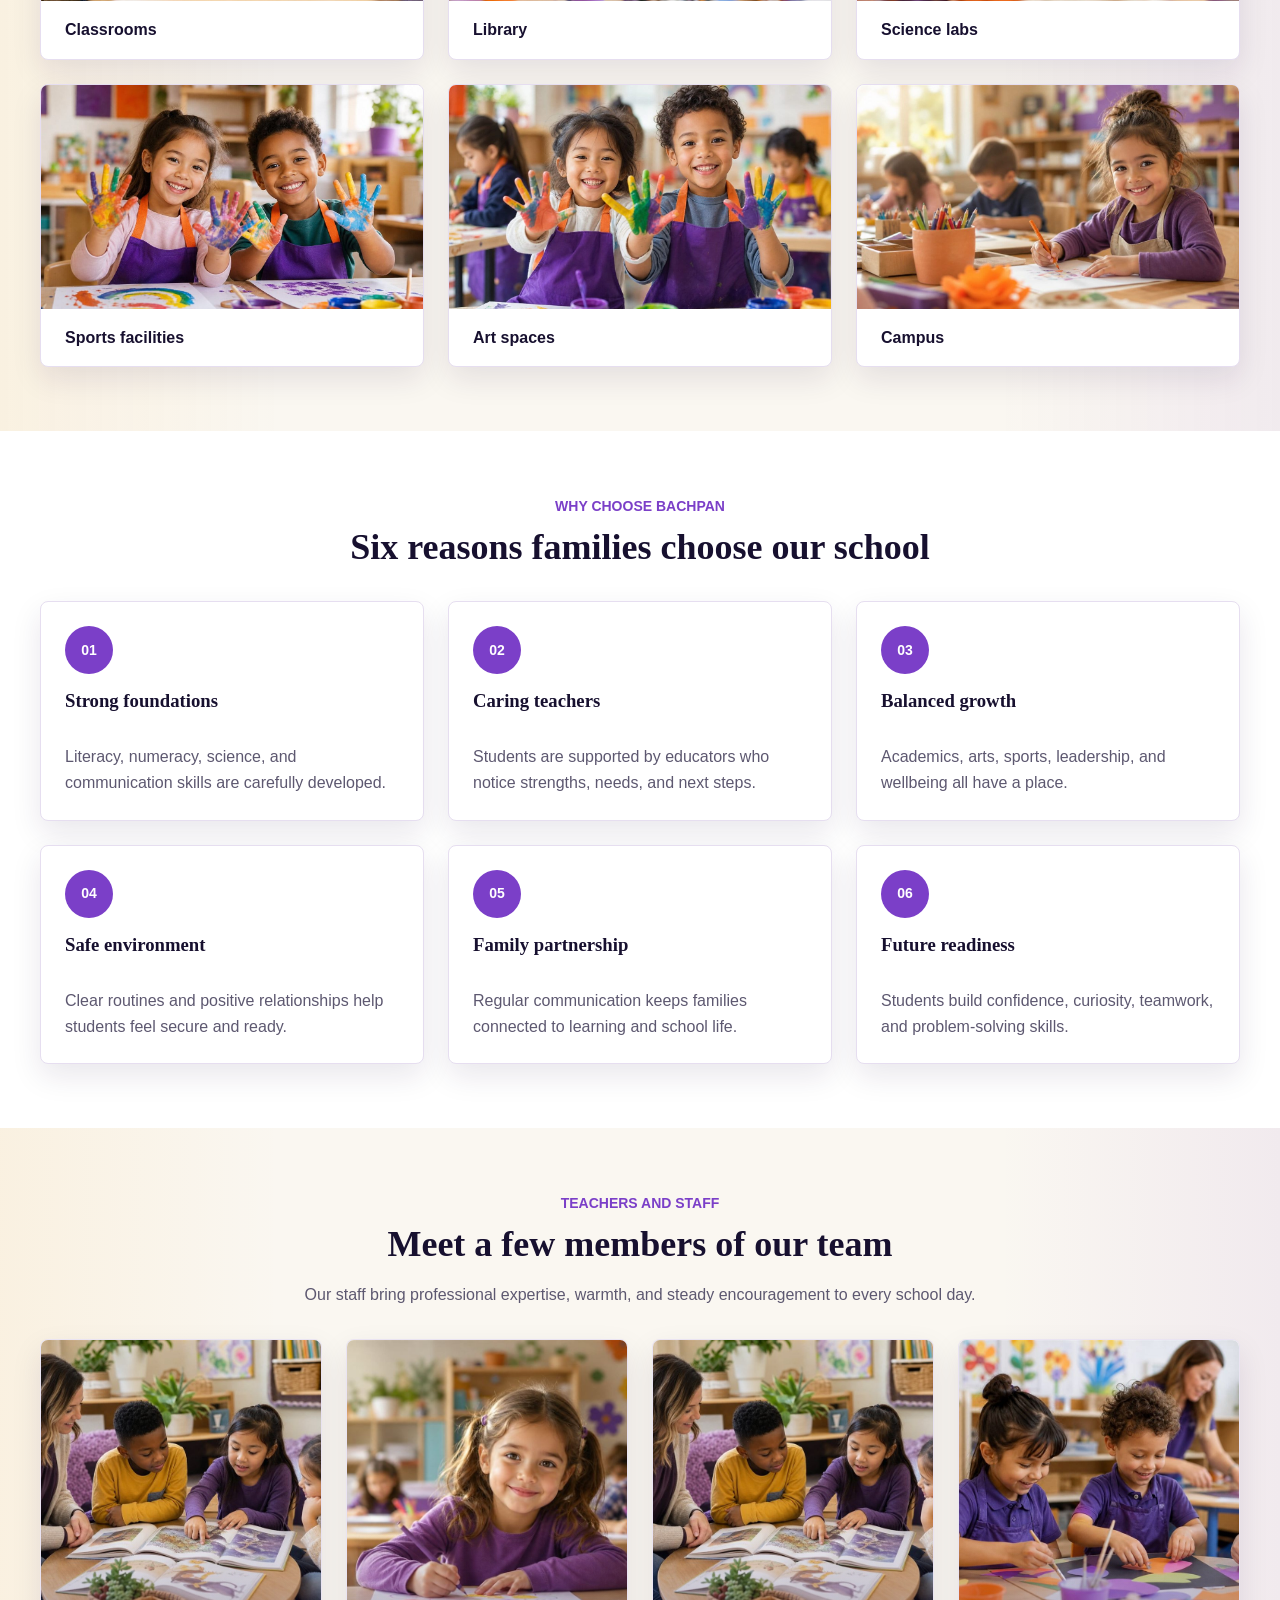
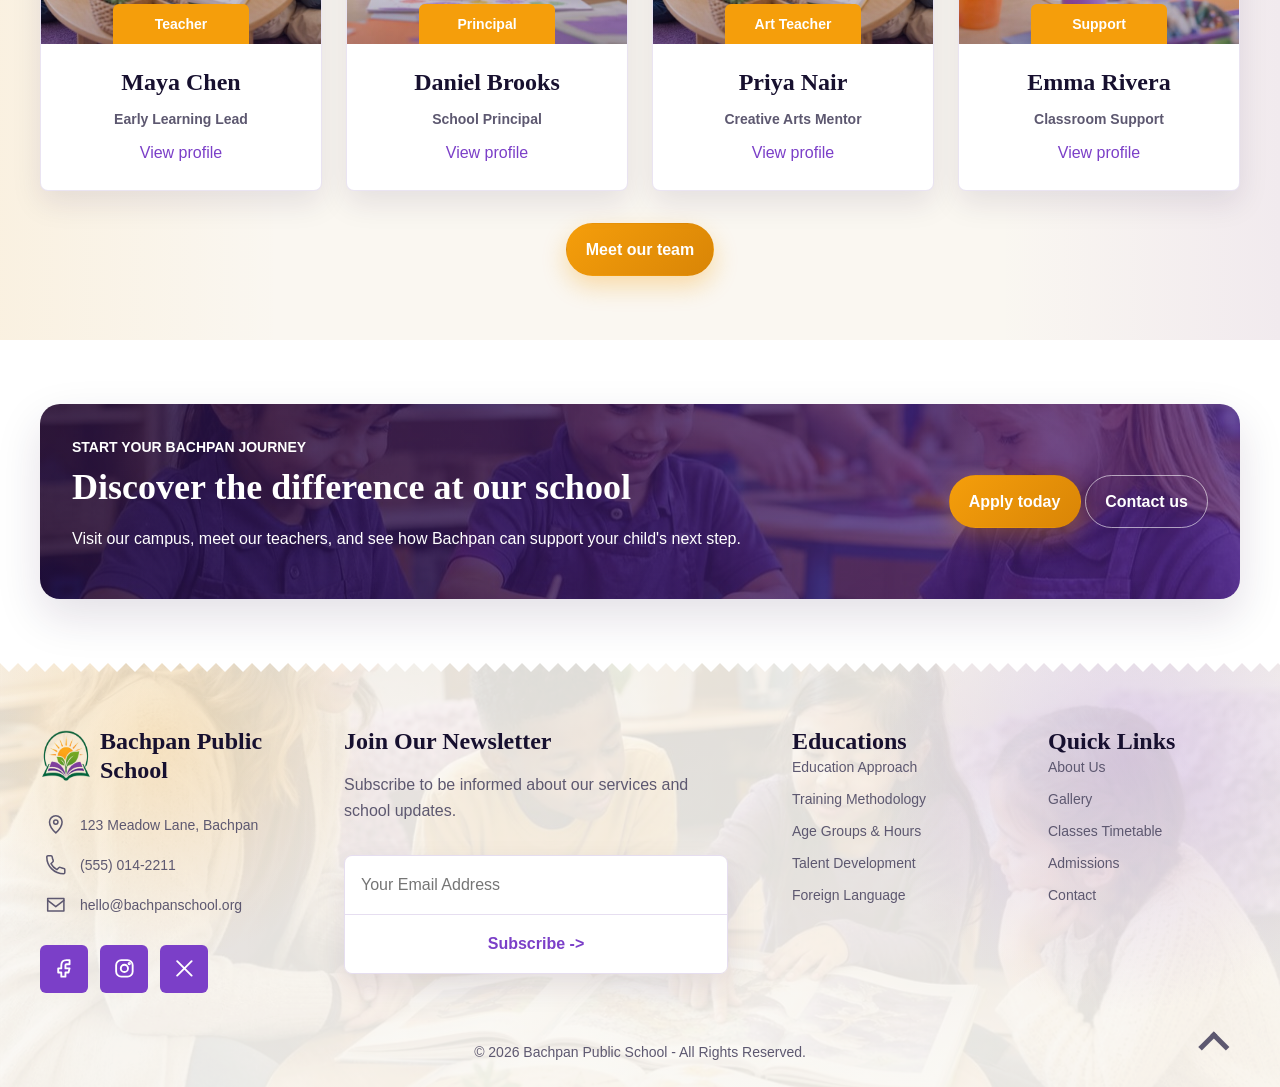
<file: about.html>
<!DOCTYPE html>
<html lang="en">
  <head>
    <meta charset="utf-8">
    <meta name="viewport" content="width=device-width, initial-scale=1">
    <title>About | Bachpan Public School</title>
    <meta name="description" content="Learn about the history, mission, and values of Bachpan Public School.">
    <link rel="stylesheet" href="assets/css/tokens.css">
    <link rel="stylesheet" href="assets/css/base.css">
    <link rel="stylesheet" href="assets/css/layout.css">
    <link rel="stylesheet" href="assets/css/components.css">
    <link rel="stylesheet" href="assets/css/utilities.css">
    <link rel="stylesheet" href="assets/css/responsive.css">
  </head>
  <body id="top">
    <header class="site-header">
      <div class="container site-header__inner">
        <a class="site-header__branding" href="index.html">
          <img class="site-header__logo" src="assets/images/bachpan-logo.png" alt="Bachpan Public School logo" width="160" height="143" decoding="async">
          <span class="site-header__name">Bachpan Public School</span>
        </a>
        <button class="site-header__menu-toggle" type="button" aria-expanded="false" aria-controls="site-nav-menu" data-menu-toggle>
          <span class="screen-reader-text">Toggle navigation</span>
          <span class="site-header__menu-icon" aria-hidden="true"></span>
        </button>
        <nav class="primary-navigation" id="site-nav-menu" aria-label="Primary navigation">
          <ul class="primary-navigation__list">
            <li><a href="index.html">Home</a></li>
            <li><a href="about.html" aria-current="page">About</a></li>
            <li><a href="admissions.html">Admissions</a></li>
            <li><a href="teachers.html">Teachers</a></li>
            <li><a href="blog.html">News</a></li>
            <li><a href="contact.html">Contact</a></li>
          </ul>
        </nav>
        <div class="site-header__actions">
          <a class="button button--ghost" href="contact.html">Visit Us</a>
          <a class="button button--primary" href="admissions.html">Apply Now</a>
        </div>
      </div>
    </header>

    <main id="main-content">
      <section class="about-hero section-spacing" aria-labelledby="about-hero-heading">
        <div class="container about-hero__grid">
          <div class="about-hero__content">
            <nav class="breadcrumbs" aria-label="Breadcrumb">
              <a href="index.html">Home</a>
              <span aria-hidden="true">/</span>
              <span>About</span>
            </nav>
            <p class="section-heading__eyebrow">About Our School</p>
            <h1 id="about-hero-heading">Helping every child learn with purpose, confidence, and care.</h1>
            <p>Bachpan Public School is a welcoming learning community where strong academics, creative exploration, and personal wellbeing work together.</p>
            <div class="hero__actions">
              <a class="button button--primary" href="admissions.html">Explore admissions</a>
              <a class="button button--secondary" href="contact.html">Schedule a visit</a>
            </div>
          </div>
          <div class="about-hero__media" aria-label="Students learning at Bachpan Public School">
            <img src="assets/images/kids-reading-table.jpg" alt="Teacher guiding students as they read together at a classroom table" width="1200" height="800" decoding="async" loading="eager" fetchpriority="high">
            <img src="assets/images/kids-painted-hands.jpg" alt="Students enjoying a colorful creative classroom activity" width="1200" height="800" decoding="async" loading="lazy">
          </div>
        </div>
      </section>

      <section class="about-intro section-spacing" aria-labelledby="welcome-heading">
        <div class="container about-intro__grid">
          <div class="about-intro__image">
            <img src="assets/images/gallery-bright-classroom.jpg" alt="Bright Bachpan classroom prepared for student learning" width="1200" height="800" decoding="async" loading="lazy">
          </div>
          <div class="about-intro__content">
            <p class="section-heading__eyebrow">Welcome</p>
            <h2 id="welcome-heading" class="section-heading__title">Welcome to Our School</h2>
            <p>Founded on the belief that every child deserves to feel known, challenged, and encouraged, Bachpan Public School brings families and educators together around meaningful growth.</p>
            <p>Our classrooms combine clear instruction with inquiry, discussion, teamwork, and hands-on discovery. Students learn core subjects while building the confidence and character they need beyond school.</p>
            <p>We value close family partnerships, safe routines, and joyful school experiences that help students arrive each day ready to participate.</p>
            <blockquote class="leadership-quote">"A good school does more than teach lessons. It helps children discover who they can become."</blockquote>
          </div>
        </div>
      </section>

      <section class="section-spacing" aria-labelledby="stats-heading">
        <div class="container">
          <header class="section-heading text-center">
            <p class="section-heading__eyebrow">By the numbers</p>
            <h2 id="stats-heading" class="section-heading__title">A trusted school community with room to grow</h2>
          </header>
          <div class="stats-grid about-stats-grid">
            <article class="stat-card about-stat-card">
              <span aria-hidden="true">25+</span>
              <strong>Years of excellence</strong>
              <p>Serving families with steady leadership and a clear educational purpose.</p>
            </article>
            <article class="stat-card about-stat-card">
              <span aria-hidden="true">850+</span>
              <strong>Students</strong>
              <p>A vibrant student body across early, primary, and secondary years.</p>
            </article>
            <article class="stat-card about-stat-card">
              <span aria-hidden="true">60</span>
              <strong>Qualified teachers</strong>
              <p>Dedicated educators who support academic and personal development.</p>
            </article>
            <article class="stat-card about-stat-card">
              <span aria-hidden="true">95%</span>
              <strong>Success rate</strong>
              <p>Consistent student progress through strong teaching and family support.</p>
            </article>
          </div>
        </div>
      </section>

      <section class="section-spacing about-soft-band" aria-labelledby="mission-heading">
        <div class="container">
          <header class="section-heading text-center">
            <p class="section-heading__eyebrow">Purpose and principles</p>
            <h2 id="mission-heading" class="section-heading__title">Mission, vision, and values</h2>
          </header>
          <div class="card-grid card-grid--three about-principles">
            <article class="feature-card about-icon-card">
              <span class="about-icon" aria-hidden="true">
                <svg viewBox="0 0 24 24" focusable="false"><path d="M12 21a8 8 0 0 0 8-8c0-4-3-7.5-8-10-5 2.5-8 6-8 10a8 8 0 0 0 8 8Z"/><path d="M9 13h6M12 10v6"/></svg>
              </span>
              <h3>Our Mission</h3>
              <p>To cultivate confident, compassionate learners who think clearly, act responsibly, and contribute positively to their communities.</p>
            </article>
            <article class="feature-card about-icon-card">
              <span class="about-icon" aria-hidden="true">
                <svg viewBox="0 0 24 24" focusable="false"><path d="M3 12s3.5-6 9-6 9 6 9 6-3.5 6-9 6-9-6-9-6Z"/><circle cx="12" cy="12" r="3"/></svg>
              </span>
              <h3>Our Vision</h3>
              <p>To be a school where every child feels seen, supported, and inspired to pursue excellence with curiosity and courage.</p>
            </article>
            <article class="feature-card about-icon-card">
              <span class="about-icon" aria-hidden="true">
                <svg viewBox="0 0 24 24" focusable="false"><path d="M12 3 4 7v6c0 4.4 3.2 7.3 8 8 4.8-.7 8-3.6 8-8V7l-8-4Z"/><path d="m8.5 12 2.2 2.2 4.8-5"/></svg>
              </span>
              <h3>Our Values</h3>
              <p>Respect, excellence, creativity, leadership, community, and wellbeing guide how we learn and live together each day.</p>
            </article>
          </div>
        </div>
      </section>

      <section class="section-spacing" aria-labelledby="story-heading">
        <div class="container about-story">
          <header class="section-heading">
            <p class="section-heading__eyebrow">Our story</p>
            <h2 id="story-heading" class="section-heading__title">Growing with our students and families</h2>
            <p>From a small neighborhood academy to a full K-12 learning community, Bachpan has grown by staying focused on care, quality teaching, and a strong sense of belonging.</p>
          </header>
          <div class="about-story__grid">
            <div class="about-timeline">
              <article>
                <span>1999</span>
                <h3>Bachpan opens</h3>
                <p>The school begins with a small group of classrooms and a commitment to personal attention.</p>
              </article>
              <article>
                <span>2008</span>
                <h3>Campus expands</h3>
                <p>New learning spaces support science, arts, library programs, and outdoor play.</p>
              </article>
              <article>
                <span>2017</span>
                <h3>Inquiry learning grows</h3>
                <p>Project-based learning and student leadership programs become part of everyday school life.</p>
              </article>
              <article>
                <span>2026</span>
                <h3>A modern learning community</h3>
                <p>Bachpan continues to combine academic ambition with wellbeing, creativity, and community connection.</p>
              </article>
            </div>
            <div class="about-story__images">
              <img src="assets/images/gallery-classroom.jpg" alt="Students working together in a colorful classroom" width="1200" height="658" decoding="async" loading="lazy">
              <img src="assets/images/gallery-activities.jpg" alt="Students participating in school activities outdoors" width="1200" height="800" decoding="async" loading="lazy">
            </div>
          </div>
        </div>
      </section>

      <section class="section-spacing" aria-labelledby="values-action-heading">
        <div class="container">
          <header class="section-heading text-center">
            <p class="section-heading__eyebrow">Values in action</p>
            <h2 id="values-action-heading" class="section-heading__title">What students experience every day</h2>
          </header>
          <div class="about-image-card-grid">
            <article class="about-image-card">
              <img src="assets/images/kids-reading-table.jpg" alt="Students reading together with teacher support" width="1200" height="800" decoding="async" loading="lazy">
              <h3>Academic excellence</h3>
              <p>Clear teaching, practice, feedback, and enrichment help every learner make progress.</p>
            </article>
            <article class="about-image-card">
              <img src="assets/images/kids-painted-hands.jpg" alt="Students exploring art and creative learning" width="1200" height="800" decoding="async" loading="lazy">
              <h3>Creativity</h3>
              <p>Art, performance, design, and classroom projects give students space to express ideas.</p>
            </article>
            <article class="about-image-card">
              <img src="assets/images/gallery-reading.jpg" alt="Students sharing a quiet reading activity" width="1200" height="800" decoding="async" loading="lazy">
              <h3>Respect</h3>
              <p>Students learn to listen, collaborate, and treat one another with kindness.</p>
            </article>
            <article class="about-image-card">
              <img src="assets/images/gallery-play.jpg" alt="Students enjoying a school activity space" width="1200" height="658" decoding="async" loading="lazy">
              <h3>Wellbeing</h3>
              <p>Healthy routines, trusted adults, and welcoming spaces support the whole child.</p>
            </article>
          </div>
        </div>
      </section>

      <section class="section-spacing about-soft-band" aria-labelledby="campus-heading">
        <div class="container">
          <header class="section-heading">
            <p class="section-heading__eyebrow">Campus and learning environment</p>
            <h2 id="campus-heading" class="section-heading__title">Purposeful spaces for learning, play, and discovery</h2>
          </header>
          <div class="about-gallery-grid">
            <figure>
              <img src="assets/images/gallery-bright-classroom.jpg" alt="Bright classroom with student desks and learning materials" width="1200" height="800" decoding="async" loading="lazy">
              <figcaption>Classrooms</figcaption>
            </figure>
            <figure>
              <img src="assets/images/gallery-reading.jpg" alt="Students reading together in the school library" width="1200" height="800" decoding="async" loading="lazy">
              <figcaption>Library</figcaption>
            </figure>
            <figure>
              <img src="assets/images/gallery-classroom.jpg" alt="Students working together on classroom science and project activities" width="1200" height="658" decoding="async" loading="lazy">
              <figcaption>Science labs</figcaption>
            </figure>
            <figure>
              <img src="assets/images/gallery-activities.jpg" alt="Students participating in outdoor sports and school activities" width="1200" height="800" decoding="async" loading="lazy">
              <figcaption>Sports facilities</figcaption>
            </figure>
            <figure>
              <img src="assets/images/gallery-art.jpg" alt="Children enjoying colorful creative activities" width="1200" height="800" decoding="async" loading="lazy">
              <figcaption>Art spaces</figcaption>
            </figure>
            <figure>
              <img src="assets/images/gallery-classroom.jpg" alt="Bachpan classroom and campus learning environment" width="1200" height="658" decoding="async" loading="lazy">
              <figcaption>Campus</figcaption>
            </figure>
          </div>
        </div>
      </section>

      <section class="section-spacing" aria-labelledby="why-heading">
        <div class="container">
          <header class="section-heading text-center">
            <p class="section-heading__eyebrow">Why choose Bachpan</p>
            <h2 id="why-heading" class="section-heading__title">Six reasons families choose our school</h2>
          </header>
          <div class="about-benefits-grid">
            <article class="about-benefit">
              <span class="about-icon" aria-hidden="true">01</span>
              <h3>Strong foundations</h3>
              <p>Literacy, numeracy, science, and communication skills are carefully developed.</p>
            </article>
            <article class="about-benefit">
              <span class="about-icon" aria-hidden="true">02</span>
              <h3>Caring teachers</h3>
              <p>Students are supported by educators who notice strengths, needs, and next steps.</p>
            </article>
            <article class="about-benefit">
              <span class="about-icon" aria-hidden="true">03</span>
              <h3>Balanced growth</h3>
              <p>Academics, arts, sports, leadership, and wellbeing all have a place.</p>
            </article>
            <article class="about-benefit">
              <span class="about-icon" aria-hidden="true">04</span>
              <h3>Safe environment</h3>
              <p>Clear routines and positive relationships help students feel secure and ready.</p>
            </article>
            <article class="about-benefit">
              <span class="about-icon" aria-hidden="true">05</span>
              <h3>Family partnership</h3>
              <p>Regular communication keeps families connected to learning and school life.</p>
            </article>
            <article class="about-benefit">
              <span class="about-icon" aria-hidden="true">06</span>
              <h3>Future readiness</h3>
              <p>Students build confidence, curiosity, teamwork, and problem-solving skills.</p>
            </article>
          </div>
        </div>
      </section>

      <section class="section-spacing about-soft-band" aria-labelledby="staff-heading">
        <div class="container">
          <header class="section-heading text-center">
            <p class="section-heading__eyebrow">Teachers and staff</p>
            <h2 id="staff-heading" class="section-heading__title">Meet a few members of our team</h2>
            <p>Our staff bring professional expertise, warmth, and steady encouragement to every school day.</p>
          </header>
          <div class="teacher-grid">
            <article class="teacher-card">
              <div class="teacher-card__media">
                <img src="assets/images/kids-reading-table.jpg" alt="Maya Chen guiding students during reading class" width="1200" height="800" decoding="async" loading="lazy">
                <span>Teacher</span>
              </div>
              <div class="teacher-card__body">
                <h3>Maya Chen</h3>
                <p>Early Learning Lead</p>
                <a href="single.html">View profile</a>
              </div>
            </article>
            <article class="teacher-card">
              <div class="teacher-card__media">
                <img src="assets/images/hero-kids-center.jpg" alt="Daniel Brooks supporting a classroom activity" width="1200" height="658" decoding="async" loading="lazy">
                <span>Principal</span>
              </div>
              <div class="teacher-card__body">
                <h3>Daniel Brooks</h3>
                <p>School Principal</p>
                <a href="single.html">View profile</a>
              </div>
            </article>
            <article class="teacher-card">
              <div class="teacher-card__media">
                <img src="assets/images/kids-painted-hands.jpg" alt="Priya Nair leading a creative arts lesson" width="1200" height="800" decoding="async" loading="lazy">
                <span>Art Teacher</span>
              </div>
              <div class="teacher-card__body">
                <h3>Priya Nair</h3>
                <p>Creative Arts Mentor</p>
                <a href="single.html">View profile</a>
              </div>
            </article>
            <article class="teacher-card">
              <div class="teacher-card__media">
                <img src="assets/images/gallery-reading.jpg" alt="Emma Rivera helping students during reading time" width="1200" height="800" decoding="async" loading="lazy">
                <span>Support</span>
              </div>
              <div class="teacher-card__body">
                <h3>Emma Rivera</h3>
                <p>Classroom Support</p>
                <a href="single.html">View profile</a>
              </div>
            </article>
          </div>
          <div class="about-section-action">
            <a class="button button--primary" href="teachers.html">Meet our team</a>
          </div>
        </div>
      </section>

      <section class="section-spacing">
        <div class="container about-final-cta">
          <div>
            <p class="section-heading__eyebrow">Start your Bachpan journey</p>
            <h2 class="section-heading__title">Discover the difference at our school</h2>
            <p>Visit our campus, meet our teachers, and see how Bachpan can support your child's next step.</p>
          </div>
          <div class="admissions-callout__actions">
            <a class="button button--primary" href="admissions.html">Apply today</a>
            <a class="button button--secondary" href="contact.html">Contact us</a>
          </div>
        </div>
      </section>
    </main>

    <footer class="site-footer">
      <div class="container site-footer__grid">
        <div class="site-footer__brand">
          <a class="site-footer__logo" href="index.html">
            <img src="assets/images/bachpan-logo.png" alt="Bachpan Public School logo" width="160" height="143" decoding="async" loading="lazy">
            <span>Bachpan Public School</span>
          </a>
          <ul class="site-footer__contact-list" aria-label="School contact details">
            <li>
              <span class="site-footer__icon" aria-hidden="true">
                <svg viewBox="0 0 24 24" focusable="false"><path d="M12 21s7-6.1 7-12A7 7 0 0 0 5 9c0 5.9 7 12 7 12Z"/><circle cx="12" cy="9" r="2.4"/></svg>
              </span>
              <span>123 Meadow Lane, Bachpan</span>
            </li>
            <li>
              <span class="site-footer__icon" aria-hidden="true">
                <svg viewBox="0 0 24 24" focusable="false"><path d="M6.6 10.8a15.8 15.8 0 0 0 6.6 6.6l2.2-2.2a1.4 1.4 0 0 1 1.5-.3 16 16 0 0 0 4 1.1 1.3 1.3 0 0 1 1.1 1.3v3.4a1.3 1.3 0 0 1-1.3 1.3A18.7 18.7 0 0 1 2 3.3 1.3 1.3 0 0 1 3.3 2h3.4A1.3 1.3 0 0 1 8 3.1a16 16 0 0 0 1.1 4 1.4 1.4 0 0 1-.3 1.5l-2.2 2.2Z"/></svg>
              </span>
              <a href="tel:+15550142211">(555) 014-2211</a>
            </li>
            <li>
              <span class="site-footer__icon" aria-hidden="true">
                <svg viewBox="0 0 24 24" focusable="false"><path d="M3 5h18v14H3z"/><path d="m3 7 9 7 9-7"/></svg>
              </span>
              <a href="mailto:hello@bachpanschool.org">hello@bachpanschool.org</a>
            </li>
          </ul>
          <ul class="site-footer__social" aria-label="Social links">
            <li>
              <a href="#" aria-label="Facebook">
                <svg viewBox="0 0 24 24" aria-hidden="true" focusable="false"><path d="M14 8h3V4h-3c-3 0-5 2-5 5v3H6v4h3v4h4v-4h3l1-4h-4V9c0-.6.4-1 1-1Z"/></svg>
              </a>
            </li>
            <li>
              <a href="#" aria-label="Instagram">
                <svg viewBox="0 0 24 24" aria-hidden="true" focusable="false"><rect x="4" y="4" width="16" height="16" rx="5"/><circle cx="12" cy="12" r="3.5"/><circle cx="16.7" cy="7.3" r="0.7"/></svg>
              </a>
            </li>
            <li>
              <a href="#" aria-label="X">
                <svg viewBox="0 0 24 24" aria-hidden="true" focusable="false"><path d="m5 5 14 14M19 5 5 19"/></svg>
              </a>
            </li>
          </ul>
        </div>

        <section class="site-footer__newsletter" aria-labelledby="footer-newsletter-heading">
          <h2 id="footer-newsletter-heading">Join Our Newsletter</h2>
          <p>Subscribe to be informed about our services and school updates.</p>
          <form class="site-footer__form" action="#" method="post">
            <label class="screen-reader-text" for="footer-email">Email address</label>
            <input id="footer-email" name="email" type="email" placeholder="Your Email Address" required>
            <button type="submit">Subscribe <span aria-hidden="true">-&gt;</span></button>
          </form>
        </section>

        <nav class="site-footer__nav" aria-labelledby="footer-education-heading">
          <h2 id="footer-education-heading">Educations</h2>
          <ul class="site-footer__list">
            <li><a href="academics.html">Education Approach</a></li>
            <li><a href="academics.html">Training Methodology</a></li>
            <li><a href="academics.html">Age Groups &amp; Hours</a></li>
            <li><a href="academics.html">Talent Development</a></li>
            <li><a href="academics.html">Foreign Language</a></li>
          </ul>
        </nav>

        <nav class="site-footer__nav" aria-labelledby="footer-quick-heading">
          <h2 id="footer-quick-heading">Quick Links</h2>
          <ul class="site-footer__list">
            <li><a href="about.html">About Us</a></li>
            <li><a href="blog.html">Gallery</a></li>
            <li><a href="academics.html">Classes Timetable</a></li>
            <li><a href="admissions.html">Admissions</a></li>
            <li><a href="contact.html">Contact</a></li>
          </ul>
        </nav>
      </div>
      <div class="container site-footer__bottom">
        <p>&copy; 2026 Bachpan Public School - All Rights Reserved.</p>
        <a class="site-footer__back-to-top" href="#top" aria-label="Back to top">
          <span aria-hidden="true"></span>
        </a>
      </div>
    </footer>

    <script src="assets/js/main.js"></script>
  </body>
</html>
</file>
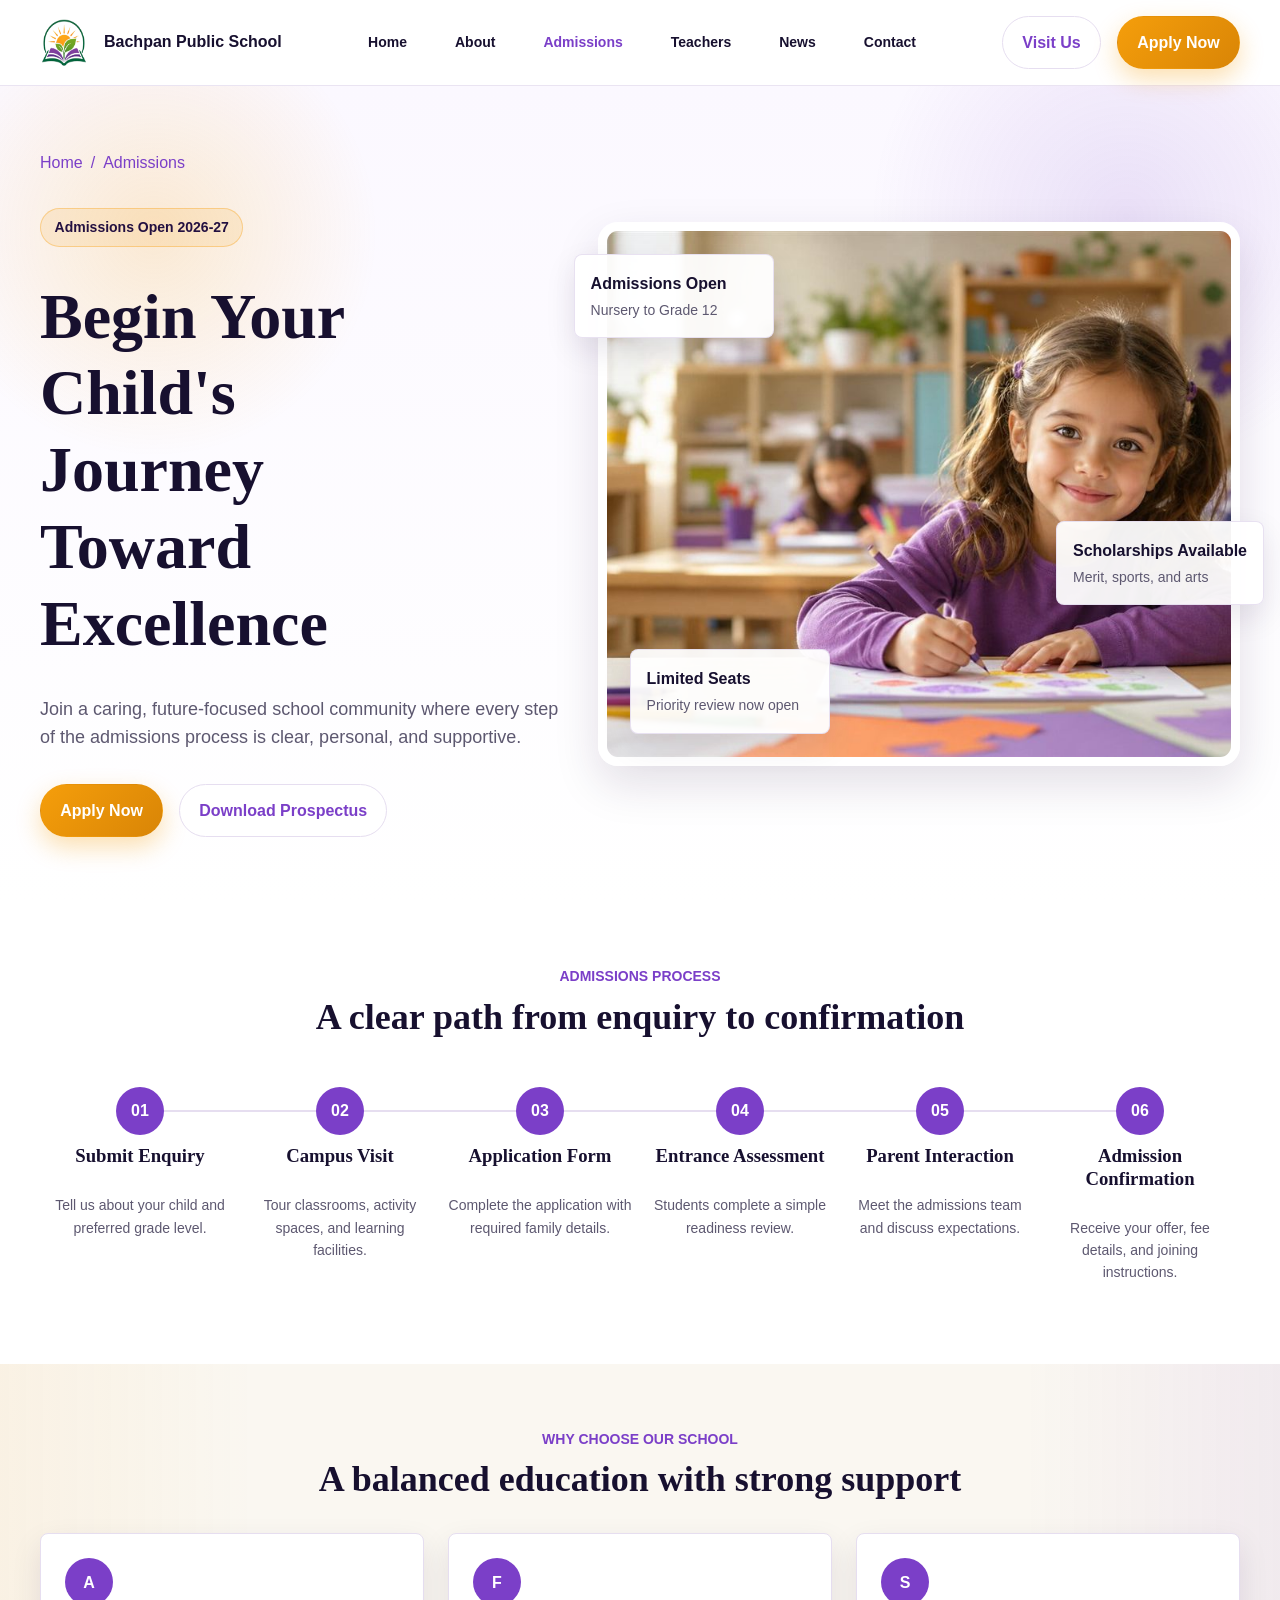
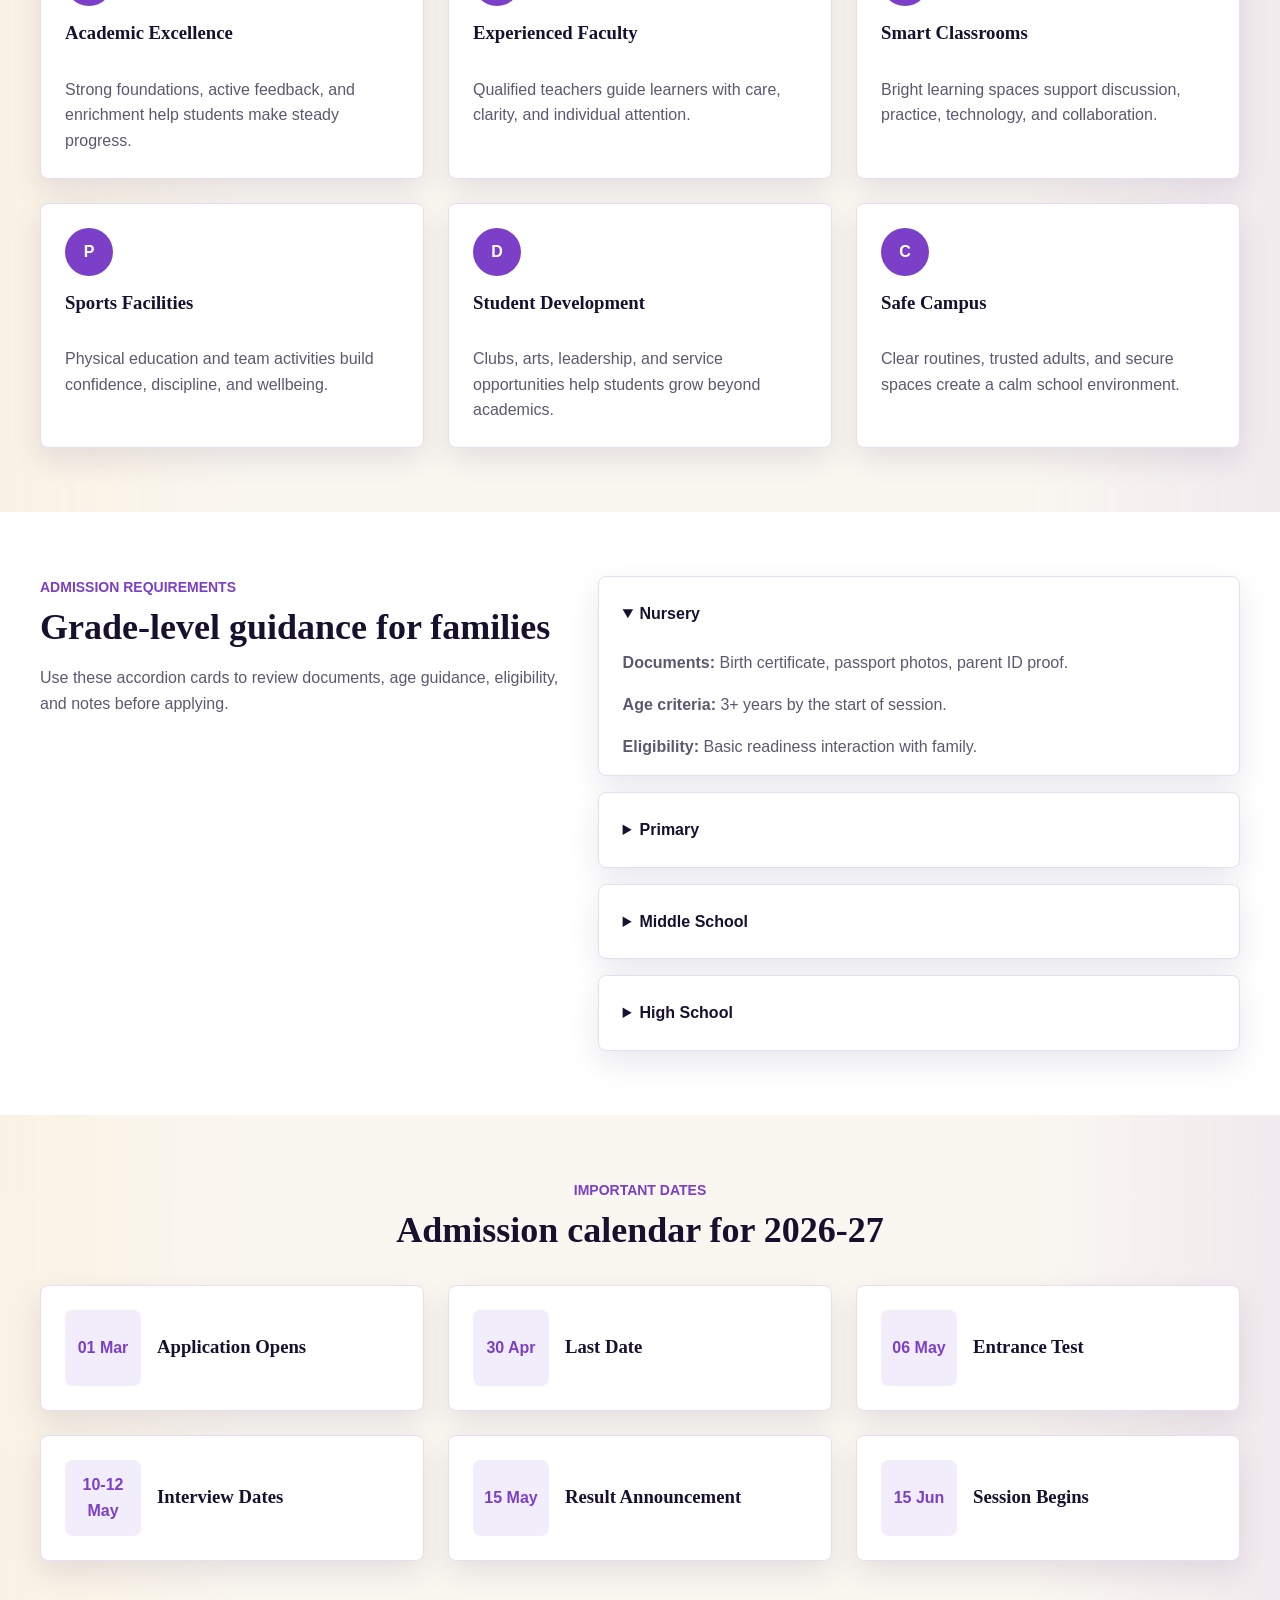
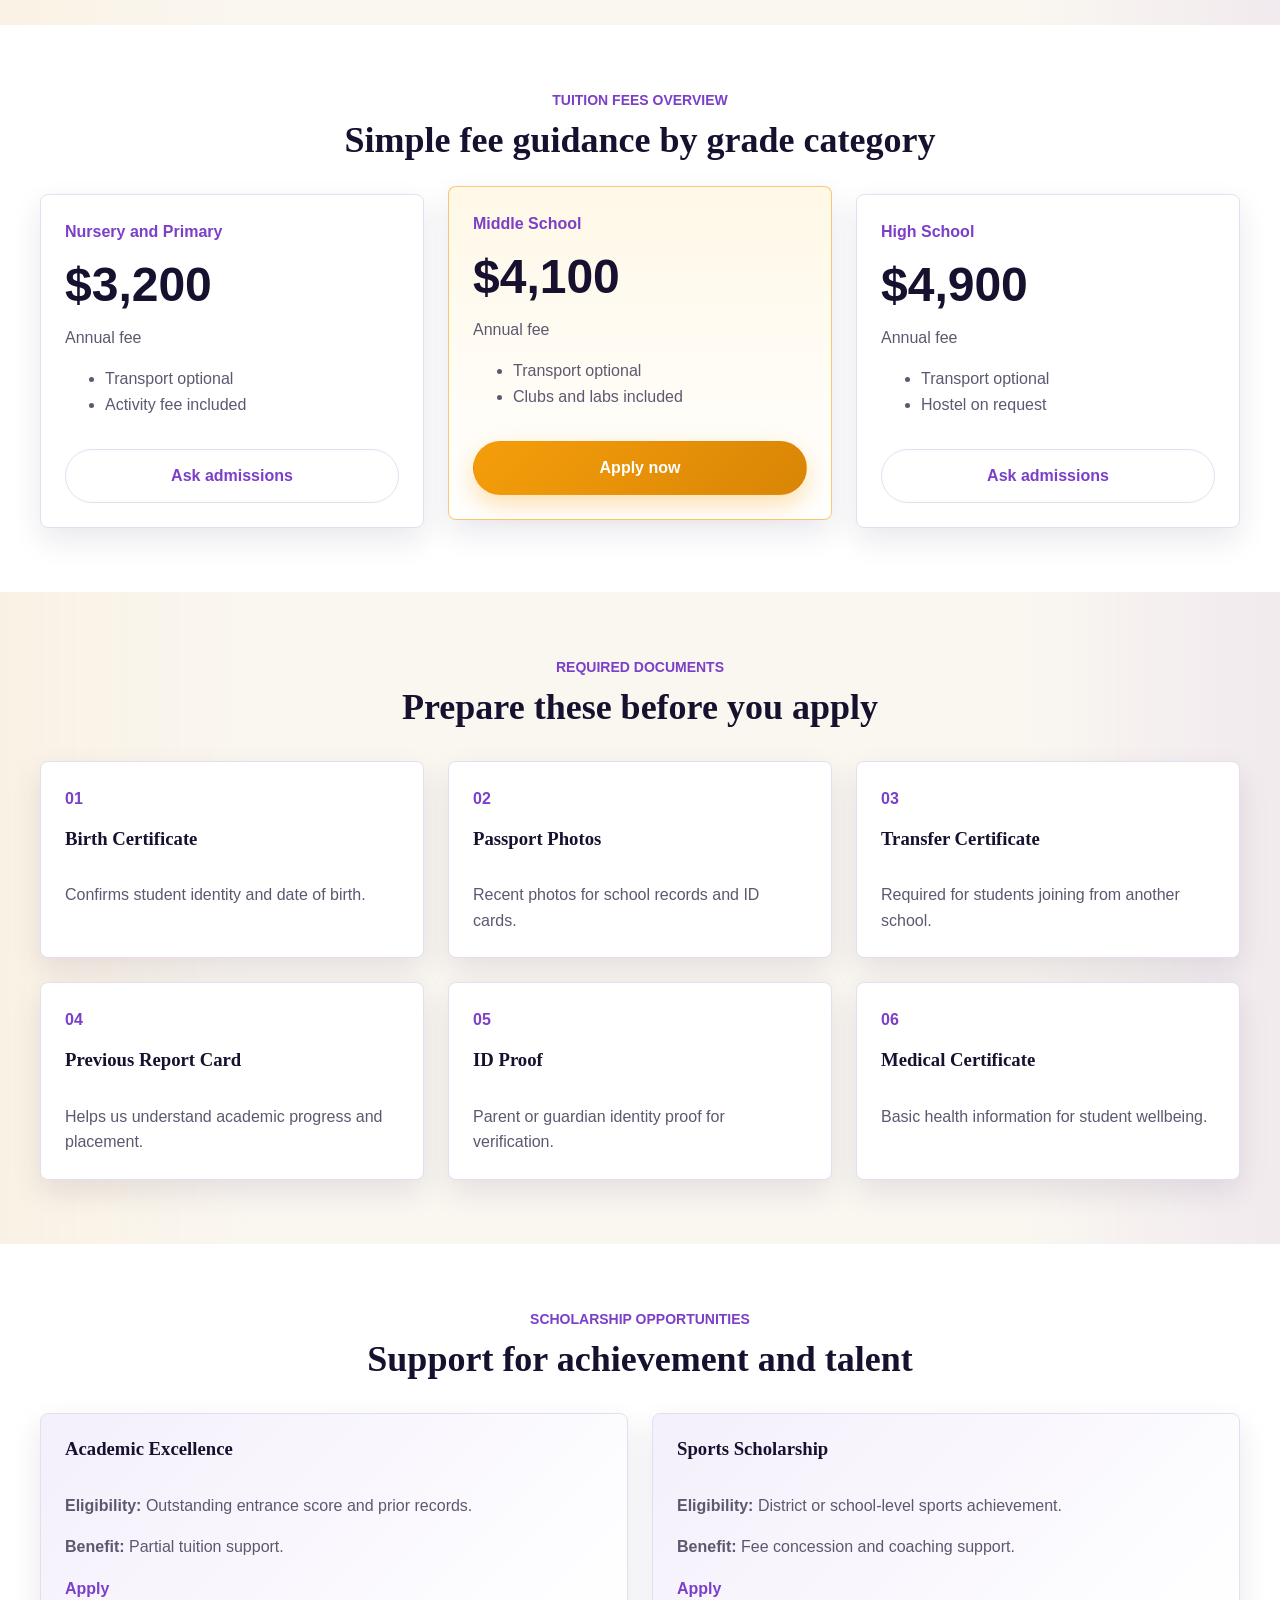
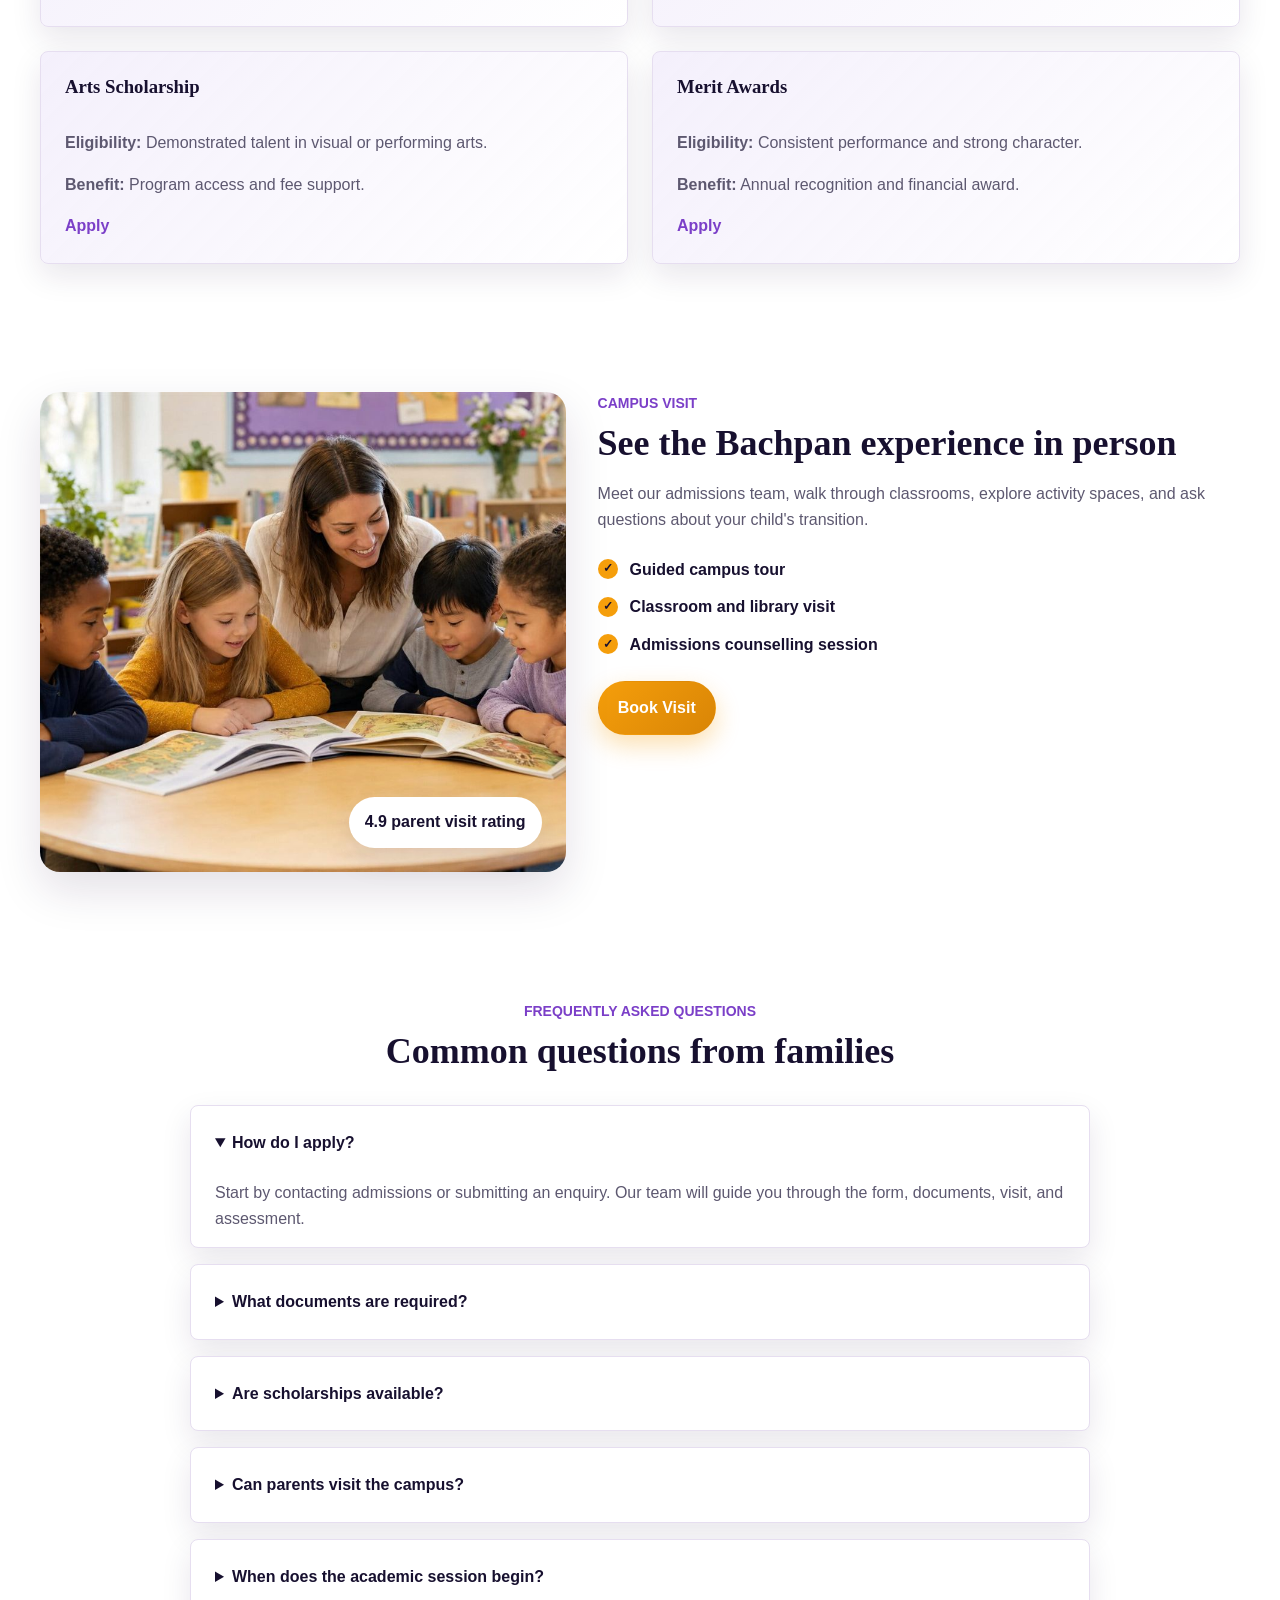
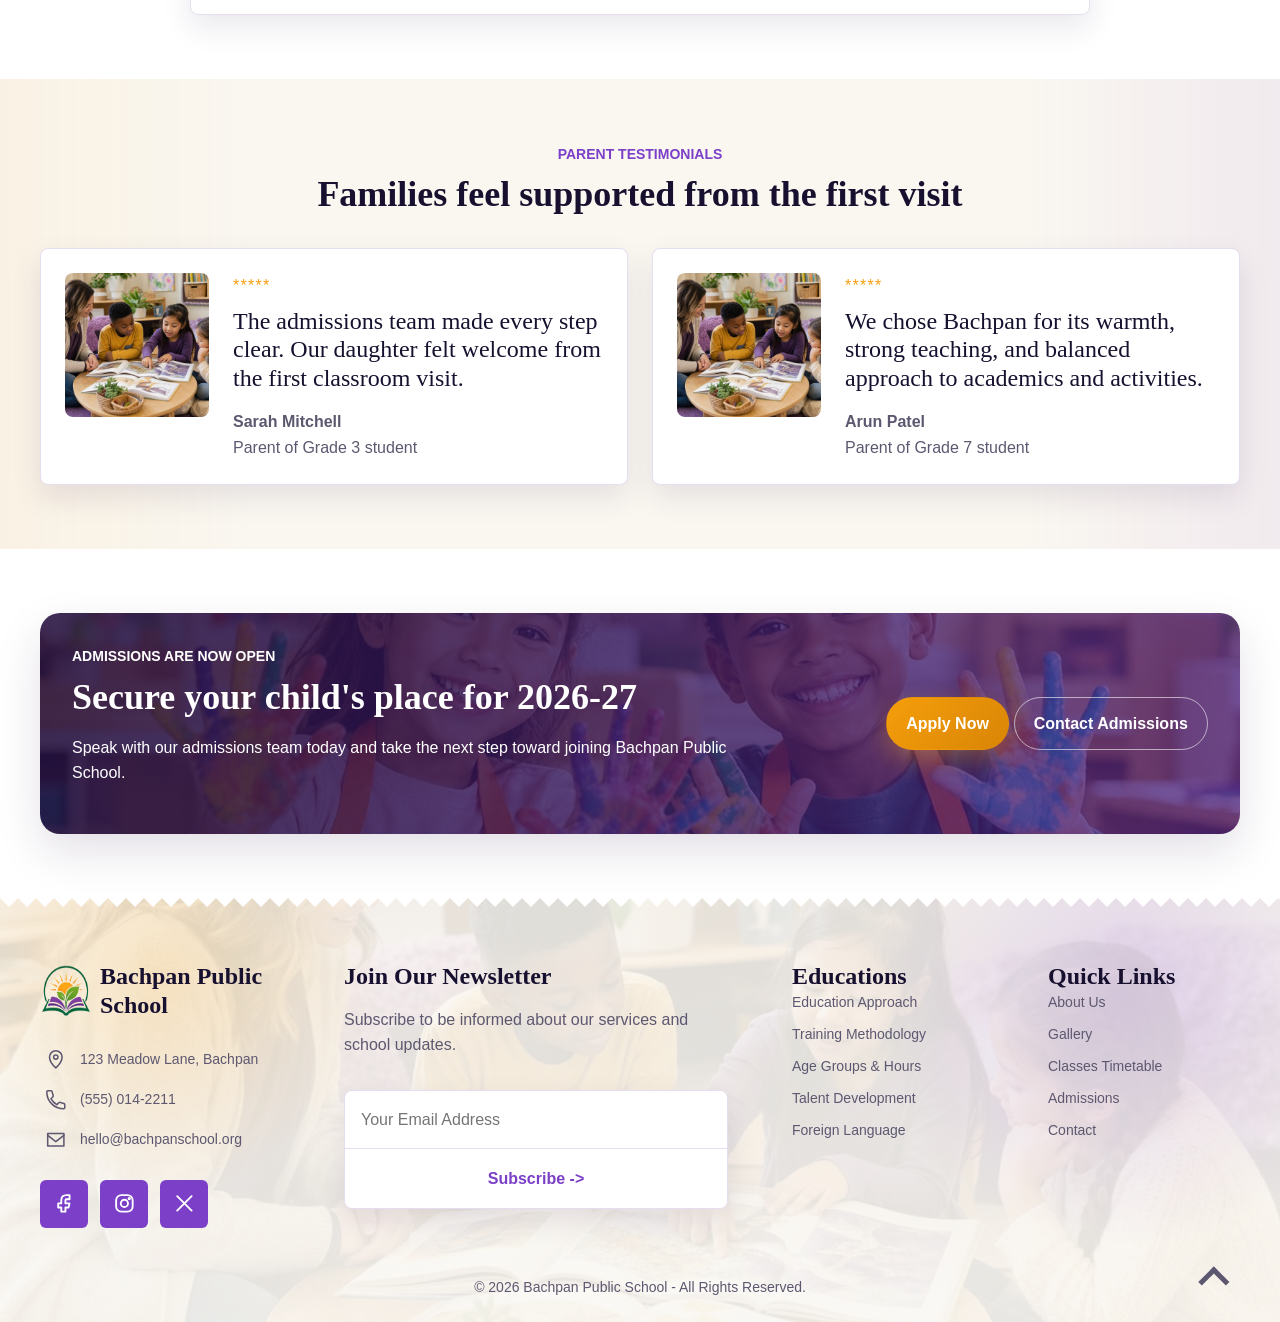
<file: admissions.html>
<!DOCTYPE html>
<html lang="en">
  <head>
    <meta charset="utf-8">
    <meta name="viewport" content="width=device-width, initial-scale=1">
    <title>Admissions | Bachpan Public School</title>
    <meta name="description" content="Find admission information, important dates, and application steps for Bachpan Public School.">
    <link rel="stylesheet" href="assets/css/tokens.css">
    <link rel="stylesheet" href="assets/css/base.css">
    <link rel="stylesheet" href="assets/css/layout.css">
    <link rel="stylesheet" href="assets/css/components.css">
    <link rel="stylesheet" href="assets/css/utilities.css">
    <link rel="stylesheet" href="assets/css/responsive.css">
  </head>
  <body id="top">
    <header class="site-header">
      <div class="container site-header__inner">
        <a class="site-header__branding" href="index.html">
          <img class="site-header__logo" src="assets/images/bachpan-logo.png" alt="Bachpan Public School logo" width="160" height="143" decoding="async">
          <span class="site-header__name">Bachpan Public School</span>
        </a>
        <button class="site-header__menu-toggle" type="button" aria-expanded="false" aria-controls="site-nav-menu" data-menu-toggle>
          <span class="screen-reader-text">Toggle navigation</span>
          <span class="site-header__menu-icon" aria-hidden="true"></span>
        </button>
        <nav class="primary-navigation" id="site-nav-menu" aria-label="Primary navigation">
          <ul class="primary-navigation__list">
            <li><a href="index.html">Home</a></li>
            <li><a href="about.html">About</a></li>
            <li><a href="admissions.html" aria-current="page">Admissions</a></li>
            <li><a href="teachers.html">Teachers</a></li>
            <li><a href="blog.html">News</a></li>
            <li><a href="contact.html">Contact</a></li>
          </ul>
        </nav>
        <div class="site-header__actions">
          <a class="button button--ghost" href="contact.html">Visit Us</a>
          <a class="button button--primary" href="admissions.html">Apply Now</a>
        </div>
      </div>
    </header>

    <main id="main-content">
      <section class="admissions-hero section-spacing" aria-labelledby="admissions-hero-heading">
        <div class="container admissions-hero__grid">
          <div class="admissions-hero__content">
            <nav class="breadcrumbs" aria-label="Breadcrumb">
              <a href="index.html">Home</a>
              <span aria-hidden="true">/</span>
              <span>Admissions</span>
            </nav>
            <p class="admissions-badge">Admissions Open 2026-27</p>
            <h1 id="admissions-hero-heading">Begin Your Child's Journey Toward Excellence</h1>
            <p>Join a caring, future-focused school community where every step of the admissions process is clear, personal, and supportive.</p>
            <div class="hero__actions">
              <a class="button button--primary" href="contact.html">Apply Now</a>
              <a class="button button--secondary" href="contact.html">Download Prospectus</a>
            </div>
          </div>
          <div class="admissions-hero__visual">
            <img src="assets/images/hero-kids-center.jpg" alt="Students learning together in a bright Bachpan classroom" width="1200" height="658" decoding="async" loading="eager" fetchpriority="high">
            <div class="admissions-floating-card admissions-floating-card--top">
              <strong>Admissions Open</strong>
              <span>Nursery to Grade 12</span>
            </div>
            <div class="admissions-floating-card admissions-floating-card--middle">
              <strong>Scholarships Available</strong>
              <span>Merit, sports, and arts</span>
            </div>
            <div class="admissions-floating-card admissions-floating-card--bottom">
              <strong>Limited Seats</strong>
              <span>Priority review now open</span>
            </div>
          </div>
        </div>
      </section>

      <section class="section-spacing" aria-labelledby="process-heading">
        <div class="container">
          <header class="section-heading text-center">
            <p class="section-heading__eyebrow">Admissions process</p>
            <h2 id="process-heading" class="section-heading__title">A clear path from enquiry to confirmation</h2>
          </header>
          <div class="admissions-timeline">
            <article>
              <span>01</span>
              <h3>Submit Enquiry</h3>
              <p>Tell us about your child and preferred grade level.</p>
            </article>
            <article>
              <span>02</span>
              <h3>Campus Visit</h3>
              <p>Tour classrooms, activity spaces, and learning facilities.</p>
            </article>
            <article>
              <span>03</span>
              <h3>Application Form</h3>
              <p>Complete the application with required family details.</p>
            </article>
            <article>
              <span>04</span>
              <h3>Entrance Assessment</h3>
              <p>Students complete a simple readiness review.</p>
            </article>
            <article>
              <span>05</span>
              <h3>Parent Interaction</h3>
              <p>Meet the admissions team and discuss expectations.</p>
            </article>
            <article>
              <span>06</span>
              <h3>Admission Confirmation</h3>
              <p>Receive your offer, fee details, and joining instructions.</p>
            </article>
          </div>
        </div>
      </section>

      <section class="section-spacing admissions-soft-band" aria-labelledby="choose-heading">
        <div class="container">
          <header class="section-heading text-center">
            <p class="section-heading__eyebrow">Why choose our school</p>
            <h2 id="choose-heading" class="section-heading__title">A balanced education with strong support</h2>
          </header>
          <div class="admissions-card-grid">
            <article class="admissions-feature-card">
              <span class="admissions-icon">A</span>
              <h3>Academic Excellence</h3>
              <p>Strong foundations, active feedback, and enrichment help students make steady progress.</p>
            </article>
            <article class="admissions-feature-card">
              <span class="admissions-icon">F</span>
              <h3>Experienced Faculty</h3>
              <p>Qualified teachers guide learners with care, clarity, and individual attention.</p>
            </article>
            <article class="admissions-feature-card">
              <span class="admissions-icon">S</span>
              <h3>Smart Classrooms</h3>
              <p>Bright learning spaces support discussion, practice, technology, and collaboration.</p>
            </article>
            <article class="admissions-feature-card">
              <span class="admissions-icon">P</span>
              <h3>Sports Facilities</h3>
              <p>Physical education and team activities build confidence, discipline, and wellbeing.</p>
            </article>
            <article class="admissions-feature-card">
              <span class="admissions-icon">D</span>
              <h3>Student Development</h3>
              <p>Clubs, arts, leadership, and service opportunities help students grow beyond academics.</p>
            </article>
            <article class="admissions-feature-card">
              <span class="admissions-icon">C</span>
              <h3>Safe Campus</h3>
              <p>Clear routines, trusted adults, and secure spaces create a calm school environment.</p>
            </article>
          </div>
        </div>
      </section>

      <section class="section-spacing" aria-labelledby="requirements-heading">
        <div class="container admissions-split">
          <div>
            <p class="section-heading__eyebrow">Admission requirements</p>
            <h2 id="requirements-heading" class="section-heading__title">Grade-level guidance for families</h2>
            <p>Use these accordion cards to review documents, age guidance, eligibility, and notes before applying.</p>
          </div>
          <div class="admissions-accordion">
            <details open>
              <summary>Nursery</summary>
              <p><strong>Documents:</strong> Birth certificate, passport photos, parent ID proof.</p>
              <p><strong>Age criteria:</strong> 3+ years by the start of session.</p>
              <p><strong>Eligibility:</strong> Basic readiness interaction with family.</p>
            </details>
            <details>
              <summary>Primary</summary>
              <p><strong>Documents:</strong> Birth certificate, previous report card, transfer certificate if applicable.</p>
              <p><strong>Age criteria:</strong> Grade-appropriate age and readiness.</p>
              <p><strong>Eligibility:</strong> Academic records and student interaction.</p>
            </details>
            <details>
              <summary>Middle School</summary>
              <p><strong>Documents:</strong> Reports, transfer certificate, ID proof, medical certificate.</p>
              <p><strong>Age criteria:</strong> Based on completed prior grade.</p>
              <p><strong>Eligibility:</strong> Entrance assessment and parent meeting.</p>
            </details>
            <details>
              <summary>High School</summary>
              <p><strong>Documents:</strong> Previous transcripts, transfer certificate, ID proof, subject preference form.</p>
              <p><strong>Age criteria:</strong> Based on prior academic record.</p>
              <p><strong>Eligibility:</strong> Assessment, interview, and seat availability.</p>
            </details>
          </div>
        </div>
      </section>

      <section class="section-spacing admissions-soft-band" aria-labelledby="dates-heading">
        <div class="container">
          <header class="section-heading text-center">
            <p class="section-heading__eyebrow">Important dates</p>
            <h2 id="dates-heading" class="section-heading__title">Admission calendar for 2026-27</h2>
          </header>
          <div class="admissions-date-grid">
            <article><span>01 Mar</span><h3>Application Opens</h3></article>
            <article><span>30 Apr</span><h3>Last Date</h3></article>
            <article><span>06 May</span><h3>Entrance Test</h3></article>
            <article><span>10-12 May</span><h3>Interview Dates</h3></article>
            <article><span>15 May</span><h3>Result Announcement</h3></article>
            <article><span>15 Jun</span><h3>Session Begins</h3></article>
          </div>
        </div>
      </section>

      <section class="section-spacing" aria-labelledby="fees-heading">
        <div class="container">
          <header class="section-heading text-center">
            <p class="section-heading__eyebrow">Tuition fees overview</p>
            <h2 id="fees-heading" class="section-heading__title">Simple fee guidance by grade category</h2>
          </header>
          <div class="admissions-pricing-grid">
            <article class="admissions-price-card">
              <p>Nursery and Primary</p>
              <strong>$3,200</strong>
              <span>Annual fee</span>
              <ul>
                <li>Transport optional</li>
                <li>Activity fee included</li>
              </ul>
              <a class="button button--secondary" href="contact.html">Ask admissions</a>
            </article>
            <article class="admissions-price-card admissions-price-card--featured">
              <p>Middle School</p>
              <strong>$4,100</strong>
              <span>Annual fee</span>
              <ul>
                <li>Transport optional</li>
                <li>Clubs and labs included</li>
              </ul>
              <a class="button button--primary" href="contact.html">Apply now</a>
            </article>
            <article class="admissions-price-card">
              <p>High School</p>
              <strong>$4,900</strong>
              <span>Annual fee</span>
              <ul>
                <li>Transport optional</li>
                <li>Hostel on request</li>
              </ul>
              <a class="button button--secondary" href="contact.html">Ask admissions</a>
            </article>
          </div>
        </div>
      </section>

      <section class="section-spacing admissions-soft-band" aria-labelledby="documents-heading">
        <div class="container">
          <header class="section-heading text-center">
            <p class="section-heading__eyebrow">Required documents</p>
            <h2 id="documents-heading" class="section-heading__title">Prepare these before you apply</h2>
          </header>
          <div class="admissions-card-grid">
            <article class="admissions-document-card"><span>01</span><h3>Birth Certificate</h3><p>Confirms student identity and date of birth.</p></article>
            <article class="admissions-document-card"><span>02</span><h3>Passport Photos</h3><p>Recent photos for school records and ID cards.</p></article>
            <article class="admissions-document-card"><span>03</span><h3>Transfer Certificate</h3><p>Required for students joining from another school.</p></article>
            <article class="admissions-document-card"><span>04</span><h3>Previous Report Card</h3><p>Helps us understand academic progress and placement.</p></article>
            <article class="admissions-document-card"><span>05</span><h3>ID Proof</h3><p>Parent or guardian identity proof for verification.</p></article>
            <article class="admissions-document-card"><span>06</span><h3>Medical Certificate</h3><p>Basic health information for student wellbeing.</p></article>
          </div>
        </div>
      </section>

      <section class="section-spacing" aria-labelledby="scholarship-heading">
        <div class="container">
          <header class="section-heading text-center">
            <p class="section-heading__eyebrow">Scholarship opportunities</p>
            <h2 id="scholarship-heading" class="section-heading__title">Support for achievement and talent</h2>
          </header>
          <div class="admissions-scholarship-grid">
            <article>
              <h3>Academic Excellence</h3>
              <p><strong>Eligibility:</strong> Outstanding entrance score and prior records.</p>
              <p><strong>Benefit:</strong> Partial tuition support.</p>
              <a href="contact.html">Apply</a>
            </article>
            <article>
              <h3>Sports Scholarship</h3>
              <p><strong>Eligibility:</strong> District or school-level sports achievement.</p>
              <p><strong>Benefit:</strong> Fee concession and coaching support.</p>
              <a href="contact.html">Apply</a>
            </article>
            <article>
              <h3>Arts Scholarship</h3>
              <p><strong>Eligibility:</strong> Demonstrated talent in visual or performing arts.</p>
              <p><strong>Benefit:</strong> Program access and fee support.</p>
              <a href="contact.html">Apply</a>
            </article>
            <article>
              <h3>Merit Awards</h3>
              <p><strong>Eligibility:</strong> Consistent performance and strong character.</p>
              <p><strong>Benefit:</strong> Annual recognition and financial award.</p>
              <a href="contact.html">Apply</a>
            </article>
          </div>
        </div>
      </section>

      <section class="section-spacing admissions-visit" aria-labelledby="visit-heading">
        <div class="container admissions-visit__grid">
          <div class="admissions-visit__image">
            <img src="assets/images/gallery-bright-classroom.jpg" alt="Families visiting a bright Bachpan classroom" width="1200" height="800" decoding="async" loading="lazy">
            <span>4.9 parent visit rating</span>
          </div>
          <div>
            <p class="section-heading__eyebrow">Campus visit</p>
            <h2 id="visit-heading" class="section-heading__title">See the Bachpan experience in person</h2>
            <p>Meet our admissions team, walk through classrooms, explore activity spaces, and ask questions about your child's transition.</p>
            <ul class="check-list">
              <li>Guided campus tour</li>
              <li>Classroom and library visit</li>
              <li>Admissions counselling session</li>
            </ul>
            <a class="button button--primary" href="contact.html">Book Visit</a>
          </div>
        </div>
      </section>

      <section class="section-spacing" aria-labelledby="faq-heading">
        <div class="container admissions-faq">
          <header class="section-heading text-center">
            <p class="section-heading__eyebrow">Frequently asked questions</p>
            <h2 id="faq-heading" class="section-heading__title">Common questions from families</h2>
          </header>
          <div class="admissions-accordion">
            <details open><summary>How do I apply?</summary><p>Start by contacting admissions or submitting an enquiry. Our team will guide you through the form, documents, visit, and assessment.</p></details>
            <details><summary>What documents are required?</summary><p>Most applicants need a birth certificate, photos, prior report card, ID proof, and transfer certificate if joining from another school.</p></details>
            <details><summary>Are scholarships available?</summary><p>Yes. Academic, sports, arts, and merit scholarships are reviewed during the admissions process.</p></details>
            <details><summary>Can parents visit the campus?</summary><p>Yes. Campus visits are available by appointment throughout the admissions season.</p></details>
            <details><summary>When does the academic session begin?</summary><p>The 2026-27 academic session begins on 15 June 2026.</p></details>
          </div>
        </div>
      </section>

      <section class="section-spacing admissions-soft-band" aria-labelledby="testimonials-heading">
        <div class="container">
          <header class="section-heading text-center">
            <p class="section-heading__eyebrow">Parent testimonials</p>
            <h2 id="testimonials-heading" class="section-heading__title">Families feel supported from the first visit</h2>
          </header>
          <div class="admissions-testimonial-grid">
            <article>
              <img src="assets/images/kids-reading-table.jpg" alt="Parent and student during a school reading activity" width="1200" height="800" decoding="async" loading="lazy">
              <div>
                <p class="admissions-stars" aria-label="Five star rating">*****</p>
                <blockquote>The admissions team made every step clear. Our daughter felt welcome from the first classroom visit.</blockquote>
                <strong>Sarah Mitchell</strong>
                <span>Parent of Grade 3 student</span>
              </div>
            </article>
            <article>
              <img src="assets/images/kids-painted-hands.jpg" alt="Parent observing a creative school activity" width="1200" height="800" decoding="async" loading="lazy">
              <div>
                <p class="admissions-stars" aria-label="Five star rating">*****</p>
                <blockquote>We chose Bachpan for its warmth, strong teaching, and balanced approach to academics and activities.</blockquote>
                <strong>Arun Patel</strong>
                <span>Parent of Grade 7 student</span>
              </div>
            </article>
          </div>
        </div>
      </section>

      <section class="section-spacing">
        <div class="container admissions-final-cta">
          <div>
            <p class="section-heading__eyebrow">Admissions Are Now Open</p>
            <h2 class="section-heading__title">Secure your child's place for 2026-27</h2>
            <p>Speak with our admissions team today and take the next step toward joining Bachpan Public School.</p>
          </div>
          <div class="admissions-callout__actions">
            <a class="button button--primary" href="contact.html">Apply Now</a>
            <a class="button button--secondary" href="contact.html">Contact Admissions</a>
          </div>
        </div>
      </section>
    </main>

    <footer class="site-footer">
      <div class="container site-footer__grid">
        <div class="site-footer__brand">
          <a class="site-footer__logo" href="index.html">
            <img src="assets/images/bachpan-logo.png" alt="Bachpan Public School logo" width="160" height="143" decoding="async" loading="lazy">
            <span>Bachpan Public School</span>
          </a>
          <ul class="site-footer__contact-list" aria-label="School contact details">
            <li>
              <span class="site-footer__icon" aria-hidden="true">
                <svg viewBox="0 0 24 24" focusable="false"><path d="M12 21s7-6.1 7-12A7 7 0 0 0 5 9c0 5.9 7 12 7 12Z"/><circle cx="12" cy="9" r="2.4"/></svg>
              </span>
              <span>123 Meadow Lane, Bachpan</span>
            </li>
            <li>
              <span class="site-footer__icon" aria-hidden="true">
                <svg viewBox="0 0 24 24" focusable="false"><path d="M6.6 10.8a15.8 15.8 0 0 0 6.6 6.6l2.2-2.2a1.4 1.4 0 0 1 1.5-.3 16 16 0 0 0 4 1.1 1.3 1.3 0 0 1 1.1 1.3v3.4a1.3 1.3 0 0 1-1.3 1.3A18.7 18.7 0 0 1 2 3.3 1.3 1.3 0 0 1 3.3 2h3.4A1.3 1.3 0 0 1 8 3.1a16 16 0 0 0 1.1 4 1.4 1.4 0 0 1-.3 1.5l-2.2 2.2Z"/></svg>
              </span>
              <a href="tel:+15550142211">(555) 014-2211</a>
            </li>
            <li>
              <span class="site-footer__icon" aria-hidden="true">
                <svg viewBox="0 0 24 24" focusable="false"><path d="M3 5h18v14H3z"/><path d="m3 7 9 7 9-7"/></svg>
              </span>
              <a href="mailto:hello@bachpanschool.org">hello@bachpanschool.org</a>
            </li>
          </ul>
          <ul class="site-footer__social" aria-label="Social links">
            <li>
              <a href="#" aria-label="Facebook">
                <svg viewBox="0 0 24 24" aria-hidden="true" focusable="false"><path d="M14 8h3V4h-3c-3 0-5 2-5 5v3H6v4h3v4h4v-4h3l1-4h-4V9c0-.6.4-1 1-1Z"/></svg>
              </a>
            </li>
            <li>
              <a href="#" aria-label="Instagram">
                <svg viewBox="0 0 24 24" aria-hidden="true" focusable="false"><rect x="4" y="4" width="16" height="16" rx="5"/><circle cx="12" cy="12" r="3.5"/><circle cx="16.7" cy="7.3" r="0.7"/></svg>
              </a>
            </li>
            <li>
              <a href="#" aria-label="X">
                <svg viewBox="0 0 24 24" aria-hidden="true" focusable="false"><path d="m5 5 14 14M19 5 5 19"/></svg>
              </a>
            </li>
          </ul>
        </div>

        <section class="site-footer__newsletter" aria-labelledby="footer-newsletter-heading">
          <h2 id="footer-newsletter-heading">Join Our Newsletter</h2>
          <p>Subscribe to be informed about our services and school updates.</p>
          <form class="site-footer__form" action="#" method="post">
            <label class="screen-reader-text" for="footer-email">Email address</label>
            <input id="footer-email" name="email" type="email" placeholder="Your Email Address" required>
            <button type="submit">Subscribe <span aria-hidden="true">-&gt;</span></button>
          </form>
        </section>

        <nav class="site-footer__nav" aria-labelledby="footer-education-heading">
          <h2 id="footer-education-heading">Educations</h2>
          <ul class="site-footer__list">
            <li><a href="academics.html">Education Approach</a></li>
            <li><a href="academics.html">Training Methodology</a></li>
            <li><a href="academics.html">Age Groups &amp; Hours</a></li>
            <li><a href="academics.html">Talent Development</a></li>
            <li><a href="academics.html">Foreign Language</a></li>
          </ul>
        </nav>

        <nav class="site-footer__nav" aria-labelledby="footer-quick-heading">
          <h2 id="footer-quick-heading">Quick Links</h2>
          <ul class="site-footer__list">
            <li><a href="about.html">About Us</a></li>
            <li><a href="blog.html">Gallery</a></li>
            <li><a href="academics.html">Classes Timetable</a></li>
            <li><a href="admissions.html">Admissions</a></li>
            <li><a href="contact.html">Contact</a></li>
          </ul>
        </nav>
      </div>
      <div class="container site-footer__bottom">
        <p>&copy; 2026 Bachpan Public School - All Rights Reserved.</p>
        <a class="site-footer__back-to-top" href="#top" aria-label="Back to top">
          <span aria-hidden="true"></span>
        </a>
      </div>
    </footer>

    <script src="assets/js/main.js"></script>
  </body>
</html>
</file>
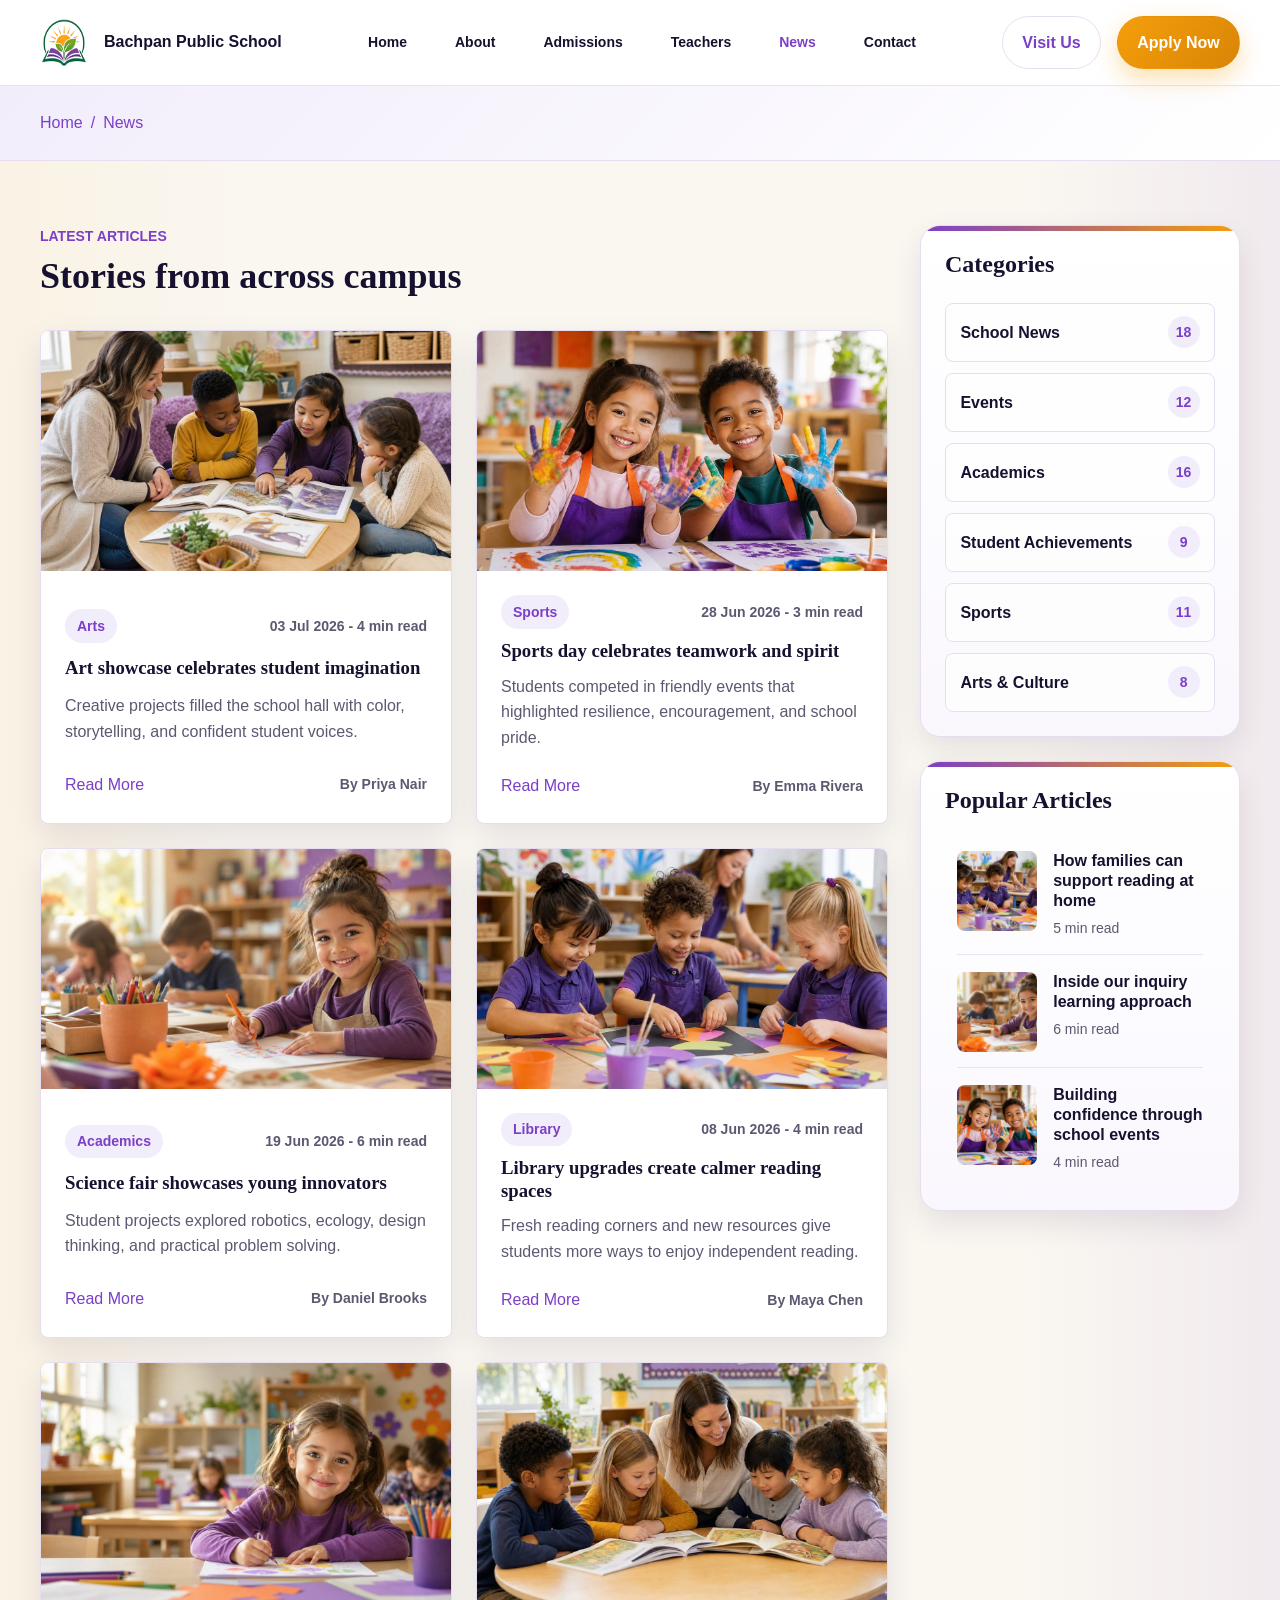
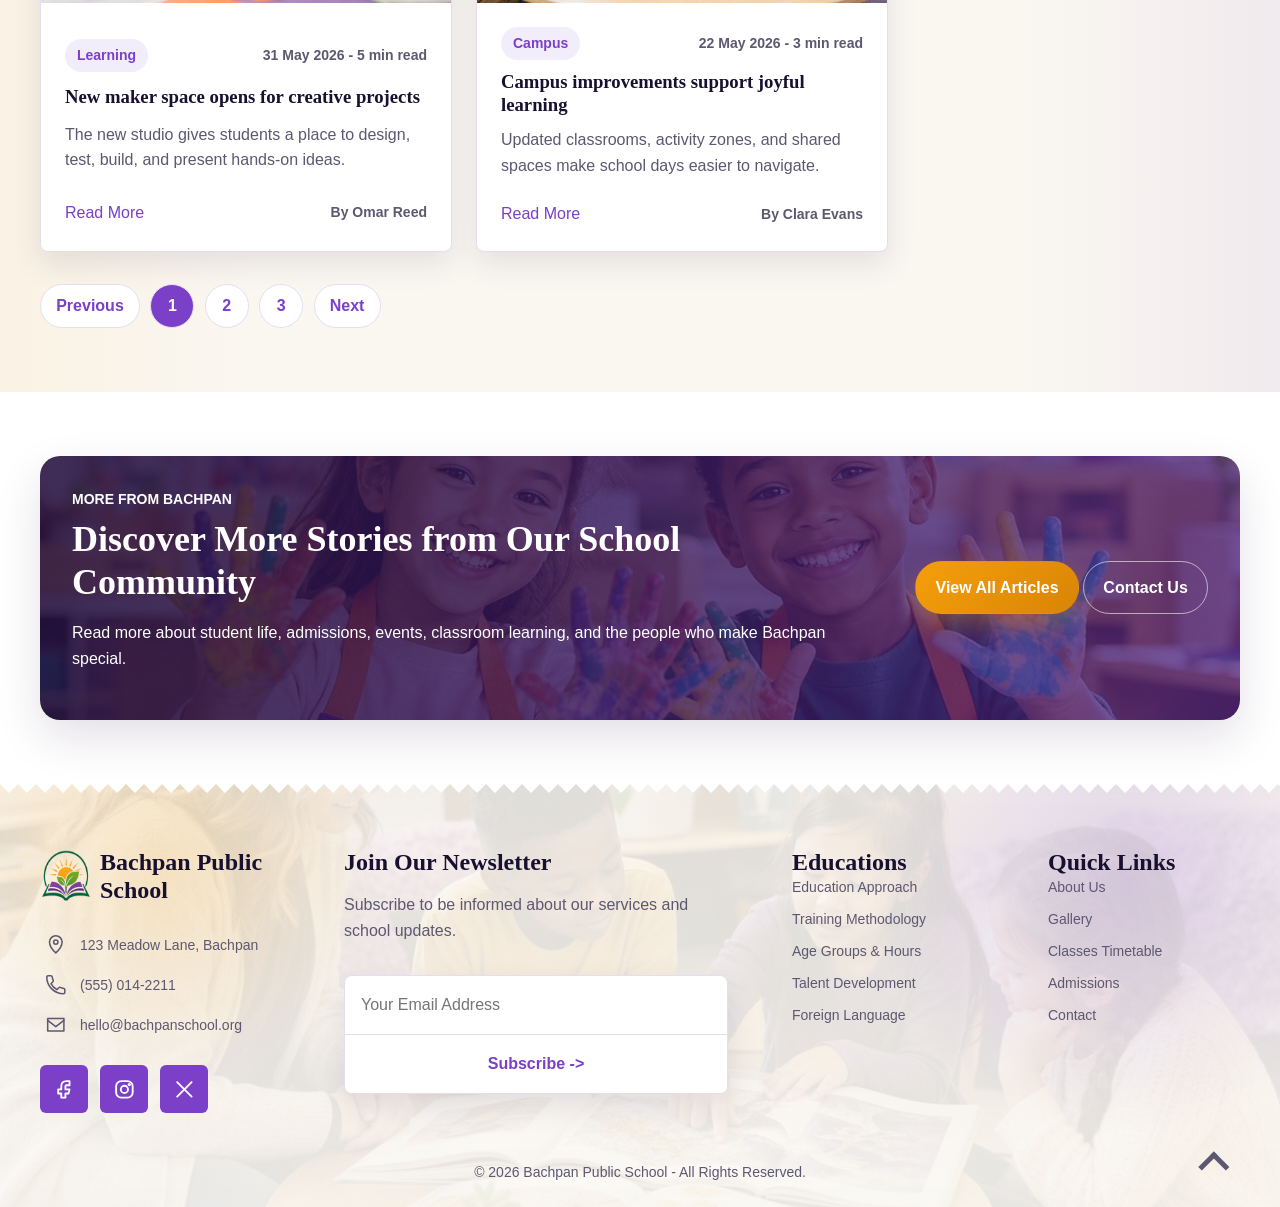
<file: blog.html>
<!DOCTYPE html>
<html lang="en">
  <head>
    <meta charset="utf-8">
    <meta name="viewport" content="width=device-width, initial-scale=1">
    <title>News | Bachpan Public School</title>
    <meta name="description" content="Browse recent news and stories from Bachpan Public School.">
    <link rel="stylesheet" href="assets/css/tokens.css">
    <link rel="stylesheet" href="assets/css/base.css">
    <link rel="stylesheet" href="assets/css/layout.css">
    <link rel="stylesheet" href="assets/css/components.css">
    <link rel="stylesheet" href="assets/css/utilities.css">
    <link rel="stylesheet" href="assets/css/responsive.css">
  </head>
  <body id="top">
    <header class="site-header">
      <div class="container site-header__inner">
        <a class="site-header__branding" href="index.html">
          <img class="site-header__logo" src="assets/images/bachpan-logo.png" alt="Bachpan Public School logo" width="160" height="143" decoding="async">
          <span class="site-header__name">Bachpan Public School</span>
        </a>
        <button class="site-header__menu-toggle" type="button" aria-expanded="false" aria-controls="site-nav-menu" data-menu-toggle>
          <span class="screen-reader-text">Toggle navigation</span>
          <span class="site-header__menu-icon" aria-hidden="true"></span>
        </button>
        <nav class="primary-navigation" id="site-nav-menu" aria-label="Primary navigation">
          <ul class="primary-navigation__list">
            <li><a href="index.html">Home</a></li>
            <li><a href="about.html">About</a></li>
            <li><a href="admissions.html">Admissions</a></li>
            <li><a href="teachers.html">Teachers</a></li>
            <li><a href="blog.html" aria-current="page">News</a></li>
            <li><a href="contact.html">Contact</a></li>
          </ul>
        </nav>
        <div class="site-header__actions">
          <a class="button button--ghost" href="contact.html">Visit Us</a>
          <a class="button button--primary" href="admissions.html">Apply Now</a>
        </div>
      </div>
    </header>

    <main id="main-content">
      <section class="blog-breadcrumb-band" aria-label="Page breadcrumb">
        <div class="container">
          <nav class="breadcrumbs" aria-label="Breadcrumb">
            <a href="index.html">Home</a>
            <span aria-hidden="true">/</span>
            <span>News</span>
          </nav>
        </div>
      </section>

      <section class="section-spacing blog-soft-band" aria-labelledby="latest-articles-heading">
        <div class="container blog-content-layout">
          <div>
            <header class="section-heading">
              <p class="section-heading__eyebrow">Latest articles</p>
              <h2 id="latest-articles-heading" class="section-heading__title">Stories from across campus</h2>
            </header>
            <div class="blog-article-grid">
              <article class="blog-card">
                <a class="blog-card__image-link" href="single.html" aria-label="Read Art showcase celebrates student imagination">
                  <img src="assets/images/kids-painted-hands.jpg" alt="Students enjoying creative classroom activities" width="1200" height="800" decoding="async" loading="lazy">
                </a>
                <div>
                  <span class="blog-category">Arts</span>
                  <p class="blog-meta">03 Jul 2026 - 4 min read</p>
                  <h3><a href="single.html">Art showcase celebrates student imagination</a></h3>
                  <p>Creative projects filled the school hall with color, storytelling, and confident student voices.</p>
                  <p class="blog-author">By Priya Nair</p>
                  <a href="single.html">Read More</a>
                </div>
              </article>
              <article class="blog-card">
                <a class="blog-card__image-link" href="single.html" aria-label="Read Sports day celebrates teamwork and spirit">
                  <img src="assets/images/gallery-activities.jpg" alt="Students taking part in outdoor school games" width="1200" height="800" decoding="async" loading="lazy">
                </a>
                <div>
                  <span class="blog-category">Sports</span>
                  <p class="blog-meta">28 Jun 2026 - 3 min read</p>
                  <h3><a href="single.html">Sports day celebrates teamwork and spirit</a></h3>
                  <p>Students competed in friendly events that highlighted resilience, encouragement, and school pride.</p>
                  <p class="blog-author">By Emma Rivera</p>
                  <a href="single.html">Read More</a>
                </div>
              </article>
              <article class="blog-card">
                <a class="blog-card__image-link" href="single.html" aria-label="Read Science fair showcases young innovators">
                  <img src="assets/images/gallery-classroom.jpg" alt="Students working together in a colorful classroom" width="1200" height="658" decoding="async" loading="lazy">
                </a>
                <div>
                  <span class="blog-category">Academics</span>
                  <p class="blog-meta">19 Jun 2026 - 6 min read</p>
                  <h3><a href="single.html">Science fair showcases young innovators</a></h3>
                  <p>Student projects explored robotics, ecology, design thinking, and practical problem solving.</p>
                  <p class="blog-author">By Daniel Brooks</p>
                  <a href="single.html">Read More</a>
                </div>
              </article>
              <article class="blog-card">
                <a class="blog-card__image-link" href="single.html" aria-label="Read Library upgrades create calmer reading spaces">
                  <img src="assets/images/gallery-reading.jpg" alt="Students sharing a quiet reading activity" width="1200" height="800" decoding="async" loading="lazy">
                </a>
                <div>
                  <span class="blog-category">Library</span>
                  <p class="blog-meta">08 Jun 2026 - 4 min read</p>
                  <h3><a href="single.html">Library upgrades create calmer reading spaces</a></h3>
                  <p>Fresh reading corners and new resources give students more ways to enjoy independent reading.</p>
                  <p class="blog-author">By Maya Chen</p>
                  <a href="single.html">Read More</a>
                </div>
              </article>
              <article class="blog-card">
                <a class="blog-card__image-link" href="single.html" aria-label="Read New maker space opens for creative projects">
                  <img src="assets/images/hero-kids-center.jpg" alt="Students learning together in a bright classroom" width="1200" height="658" decoding="async" loading="lazy">
                </a>
                <div>
                  <span class="blog-category">Learning</span>
                  <p class="blog-meta">31 May 2026 - 5 min read</p>
                  <h3><a href="single.html">New maker space opens for creative projects</a></h3>
                  <p>The new studio gives students a place to design, test, build, and present hands-on ideas.</p>
                  <p class="blog-author">By Omar Reed</p>
                  <a href="single.html">Read More</a>
                </div>
              </article>
              <article class="blog-card">
                <a class="blog-card__image-link" href="single.html" aria-label="Read Campus improvements support joyful learning">
                  <img src="assets/images/gallery-bright-classroom.jpg" alt="Bright classroom and campus learning space" width="1200" height="800" decoding="async" loading="lazy">
                </a>
                <div>
                  <span class="blog-category">Campus</span>
                  <p class="blog-meta">22 May 2026 - 3 min read</p>
                  <h3><a href="single.html">Campus improvements support joyful learning</a></h3>
                  <p>Updated classrooms, activity zones, and shared spaces make school days easier to navigate.</p>
                  <p class="blog-author">By Clara Evans</p>
                  <a href="single.html">Read More</a>
                </div>
              </article>
            </div>

            <nav class="blog-pagination" aria-label="Pagination">
              <a href="#">Previous</a>
              <a href="#" aria-current="page">1</a>
              <a href="#">2</a>
              <a href="#">3</a>
              <a href="#">Next</a>
            </nav>
          </div>

          <aside class="blog-sidebar" aria-label="Blog sidebar">
            <section>
              <h2>Categories</h2>
              <ul class="blog-sidebar-categories">
                <li><a href="#">School News <span>18</span></a></li>
                <li><a href="#">Events <span>12</span></a></li>
                <li><a href="#">Academics <span>16</span></a></li>
                <li><a href="#">Student Achievements <span>9</span></a></li>
                <li><a href="#">Sports <span>11</span></a></li>
                <li><a href="#">Arts &amp; Culture <span>8</span></a></li>
              </ul>
            </section>
            <section>
              <h2>Popular Articles</h2>
              <article><img src="assets/images/gallery-reading.jpg" alt="" width="1200" height="800" decoding="async" loading="lazy"><a href="single.html">How families can support reading at home</a><span>5 min read</span></article>
              <article><img src="assets/images/gallery-classroom.jpg" alt="" width="1200" height="658" decoding="async" loading="lazy"><a href="single.html">Inside our inquiry learning approach</a><span>6 min read</span></article>
              <article><img src="assets/images/gallery-activities.jpg" alt="" width="1200" height="800" decoding="async" loading="lazy"><a href="single.html">Building confidence through school events</a><span>4 min read</span></article>
            </section>
          </aside>
        </div>
      </section>

      <section class="section-spacing">
        <div class="container blog-final-cta">
          <div>
            <p class="section-heading__eyebrow">More from Bachpan</p>
            <h2 class="section-heading__title">Discover More Stories from Our School Community</h2>
            <p>Read more about student life, admissions, events, classroom learning, and the people who make Bachpan special.</p>
          </div>
          <div class="admissions-callout__actions">
            <a class="button button--primary" href="blog.html">View All Articles</a>
            <a class="button button--secondary" href="contact.html">Contact Us</a>
          </div>
        </div>
      </section>
    </main>

    <footer class="site-footer">
      <div class="container site-footer__grid">
        <div class="site-footer__brand">
          <a class="site-footer__logo" href="index.html">
            <img src="assets/images/bachpan-logo.png" alt="Bachpan Public School logo" width="160" height="143" decoding="async" loading="lazy">
            <span>Bachpan Public School</span>
          </a>
          <ul class="site-footer__contact-list" aria-label="School contact details">
            <li>
              <span class="site-footer__icon" aria-hidden="true">
                <svg viewBox="0 0 24 24" focusable="false"><path d="M12 21s7-6.1 7-12A7 7 0 0 0 5 9c0 5.9 7 12 7 12Z"/><circle cx="12" cy="9" r="2.4"/></svg>
              </span>
              <span>123 Meadow Lane, Bachpan</span>
            </li>
            <li>
              <span class="site-footer__icon" aria-hidden="true">
                <svg viewBox="0 0 24 24" focusable="false"><path d="M6.6 10.8a15.8 15.8 0 0 0 6.6 6.6l2.2-2.2a1.4 1.4 0 0 1 1.5-.3 16 16 0 0 0 4 1.1 1.3 1.3 0 0 1 1.1 1.3v3.4a1.3 1.3 0 0 1-1.3 1.3A18.7 18.7 0 0 1 2 3.3 1.3 1.3 0 0 1 3.3 2h3.4A1.3 1.3 0 0 1 8 3.1a16 16 0 0 0 1.1 4 1.4 1.4 0 0 1-.3 1.5l-2.2 2.2Z"/></svg>
              </span>
              <a href="tel:+15550142211">(555) 014-2211</a>
            </li>
            <li>
              <span class="site-footer__icon" aria-hidden="true">
                <svg viewBox="0 0 24 24" focusable="false"><path d="M3 5h18v14H3z"/><path d="m3 7 9 7 9-7"/></svg>
              </span>
              <a href="mailto:hello@bachpanschool.org">hello@bachpanschool.org</a>
            </li>
          </ul>
          <ul class="site-footer__social" aria-label="Social links">
            <li>
              <a href="#" aria-label="Facebook">
                <svg viewBox="0 0 24 24" aria-hidden="true" focusable="false"><path d="M14 8h3V4h-3c-3 0-5 2-5 5v3H6v4h3v4h4v-4h3l1-4h-4V9c0-.6.4-1 1-1Z"/></svg>
              </a>
            </li>
            <li>
              <a href="#" aria-label="Instagram">
                <svg viewBox="0 0 24 24" aria-hidden="true" focusable="false"><rect x="4" y="4" width="16" height="16" rx="5"/><circle cx="12" cy="12" r="3.5"/><circle cx="16.7" cy="7.3" r="0.7"/></svg>
              </a>
            </li>
            <li>
              <a href="#" aria-label="X">
                <svg viewBox="0 0 24 24" aria-hidden="true" focusable="false"><path d="m5 5 14 14M19 5 5 19"/></svg>
              </a>
            </li>
          </ul>
        </div>

        <section class="site-footer__newsletter" aria-labelledby="footer-newsletter-heading">
          <h2 id="footer-newsletter-heading">Join Our Newsletter</h2>
          <p>Subscribe to be informed about our services and school updates.</p>
          <form class="site-footer__form" action="#" method="post">
            <label class="screen-reader-text" for="footer-email">Email address</label>
            <input id="footer-email" name="email" type="email" placeholder="Your Email Address" required>
            <button type="submit">Subscribe <span aria-hidden="true">-&gt;</span></button>
          </form>
        </section>

        <nav class="site-footer__nav" aria-labelledby="footer-education-heading">
          <h2 id="footer-education-heading">Educations</h2>
          <ul class="site-footer__list">
            <li><a href="academics.html">Education Approach</a></li>
            <li><a href="academics.html">Training Methodology</a></li>
            <li><a href="academics.html">Age Groups &amp; Hours</a></li>
            <li><a href="academics.html">Talent Development</a></li>
            <li><a href="academics.html">Foreign Language</a></li>
          </ul>
        </nav>

        <nav class="site-footer__nav" aria-labelledby="footer-quick-heading">
          <h2 id="footer-quick-heading">Quick Links</h2>
          <ul class="site-footer__list">
            <li><a href="about.html">About Us</a></li>
            <li><a href="blog.html">Gallery</a></li>
            <li><a href="academics.html">Classes Timetable</a></li>
            <li><a href="admissions.html">Admissions</a></li>
            <li><a href="contact.html">Contact</a></li>
          </ul>
        </nav>
      </div>
      <div class="container site-footer__bottom">
        <p>&copy; 2026 Bachpan Public School - All Rights Reserved.</p>
        <a class="site-footer__back-to-top" href="#top" aria-label="Back to top">
          <span aria-hidden="true"></span>
        </a>
      </div>
    </footer>

    <script src="assets/js/main.js"></script>
  </body>
</html>
</file>
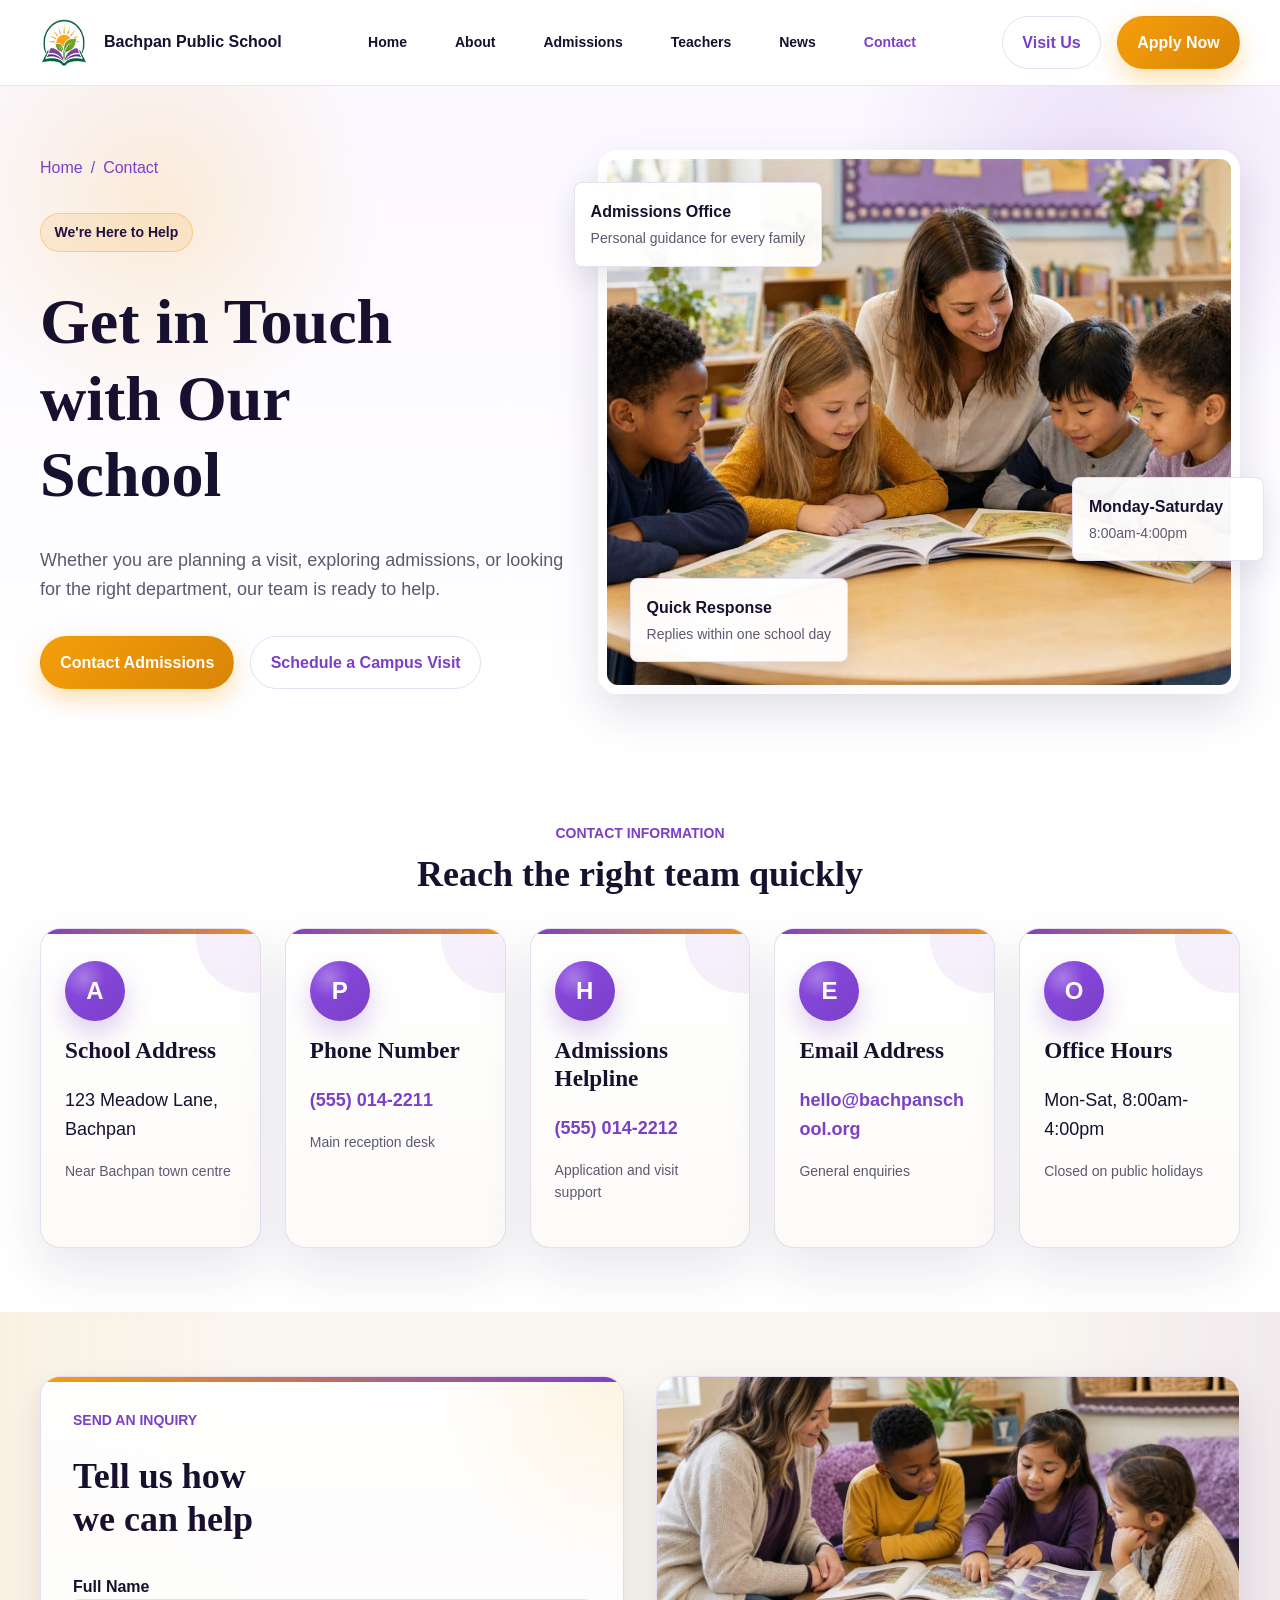
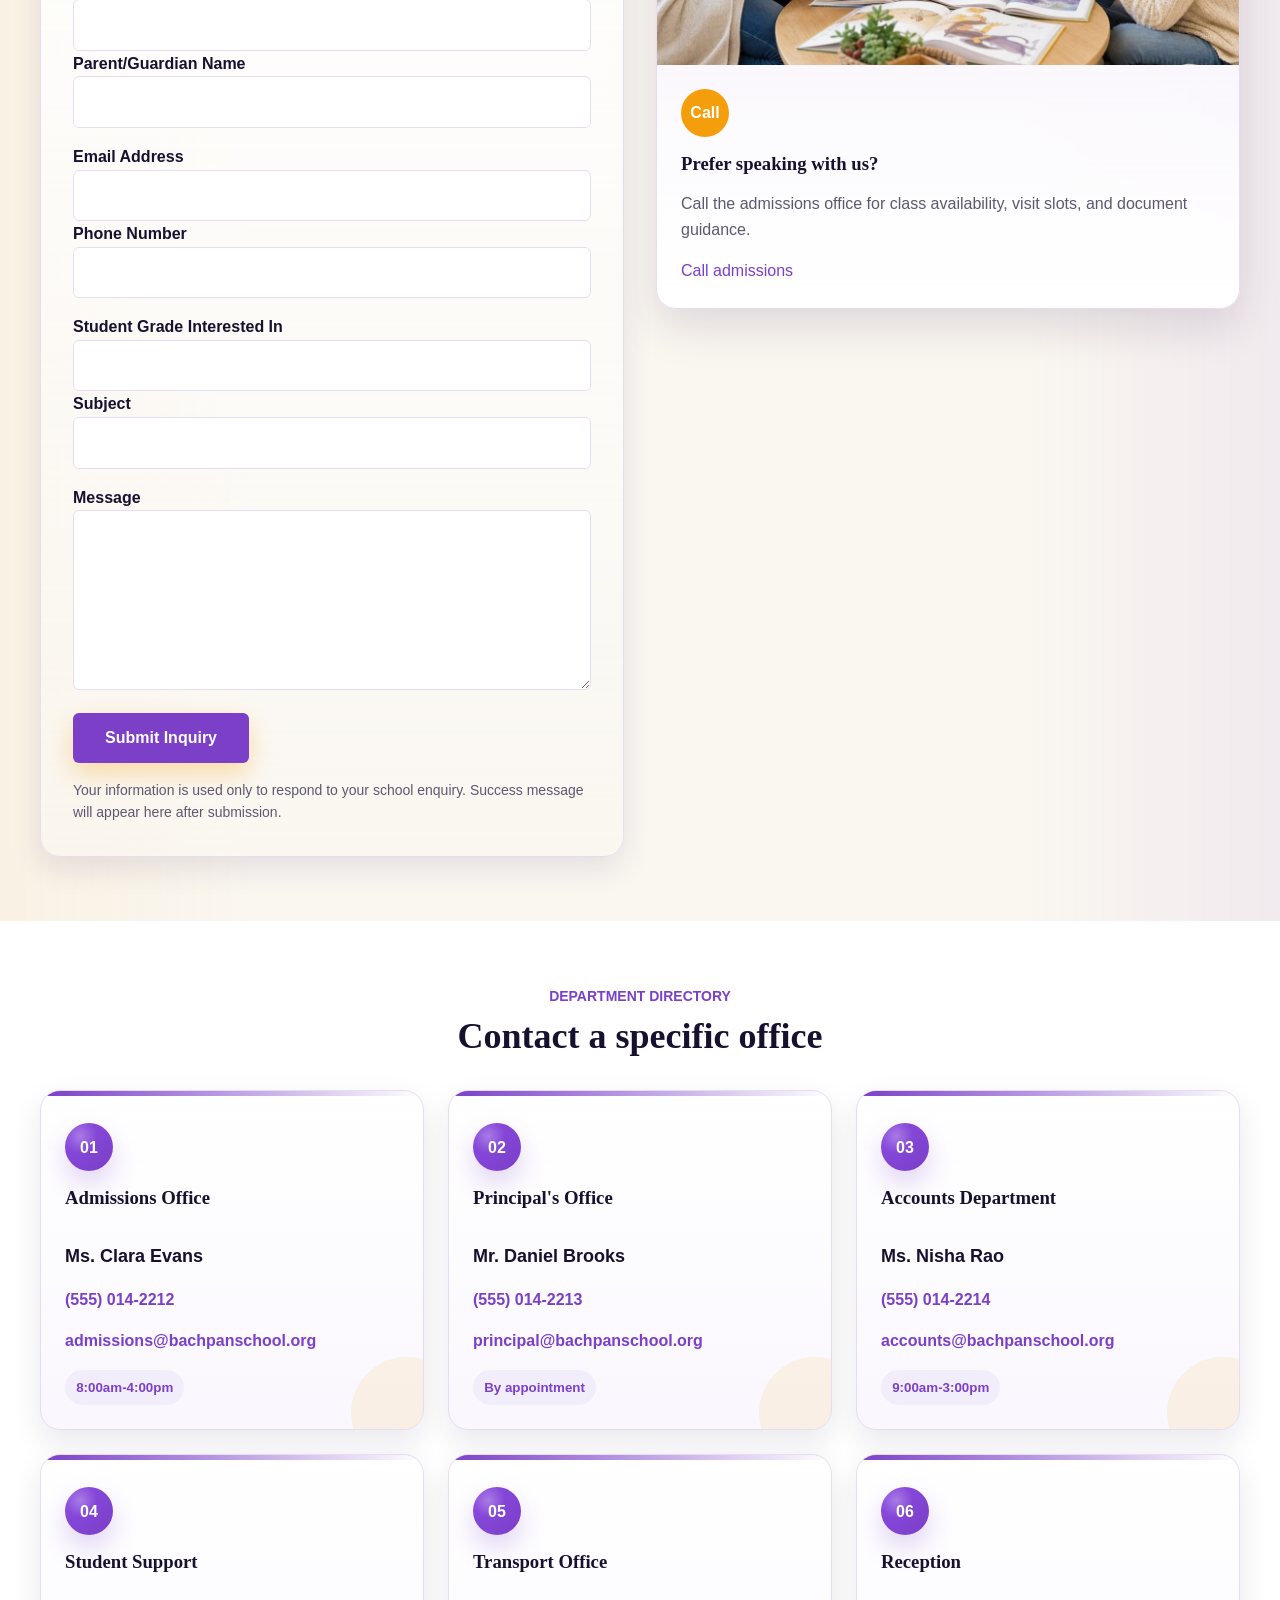
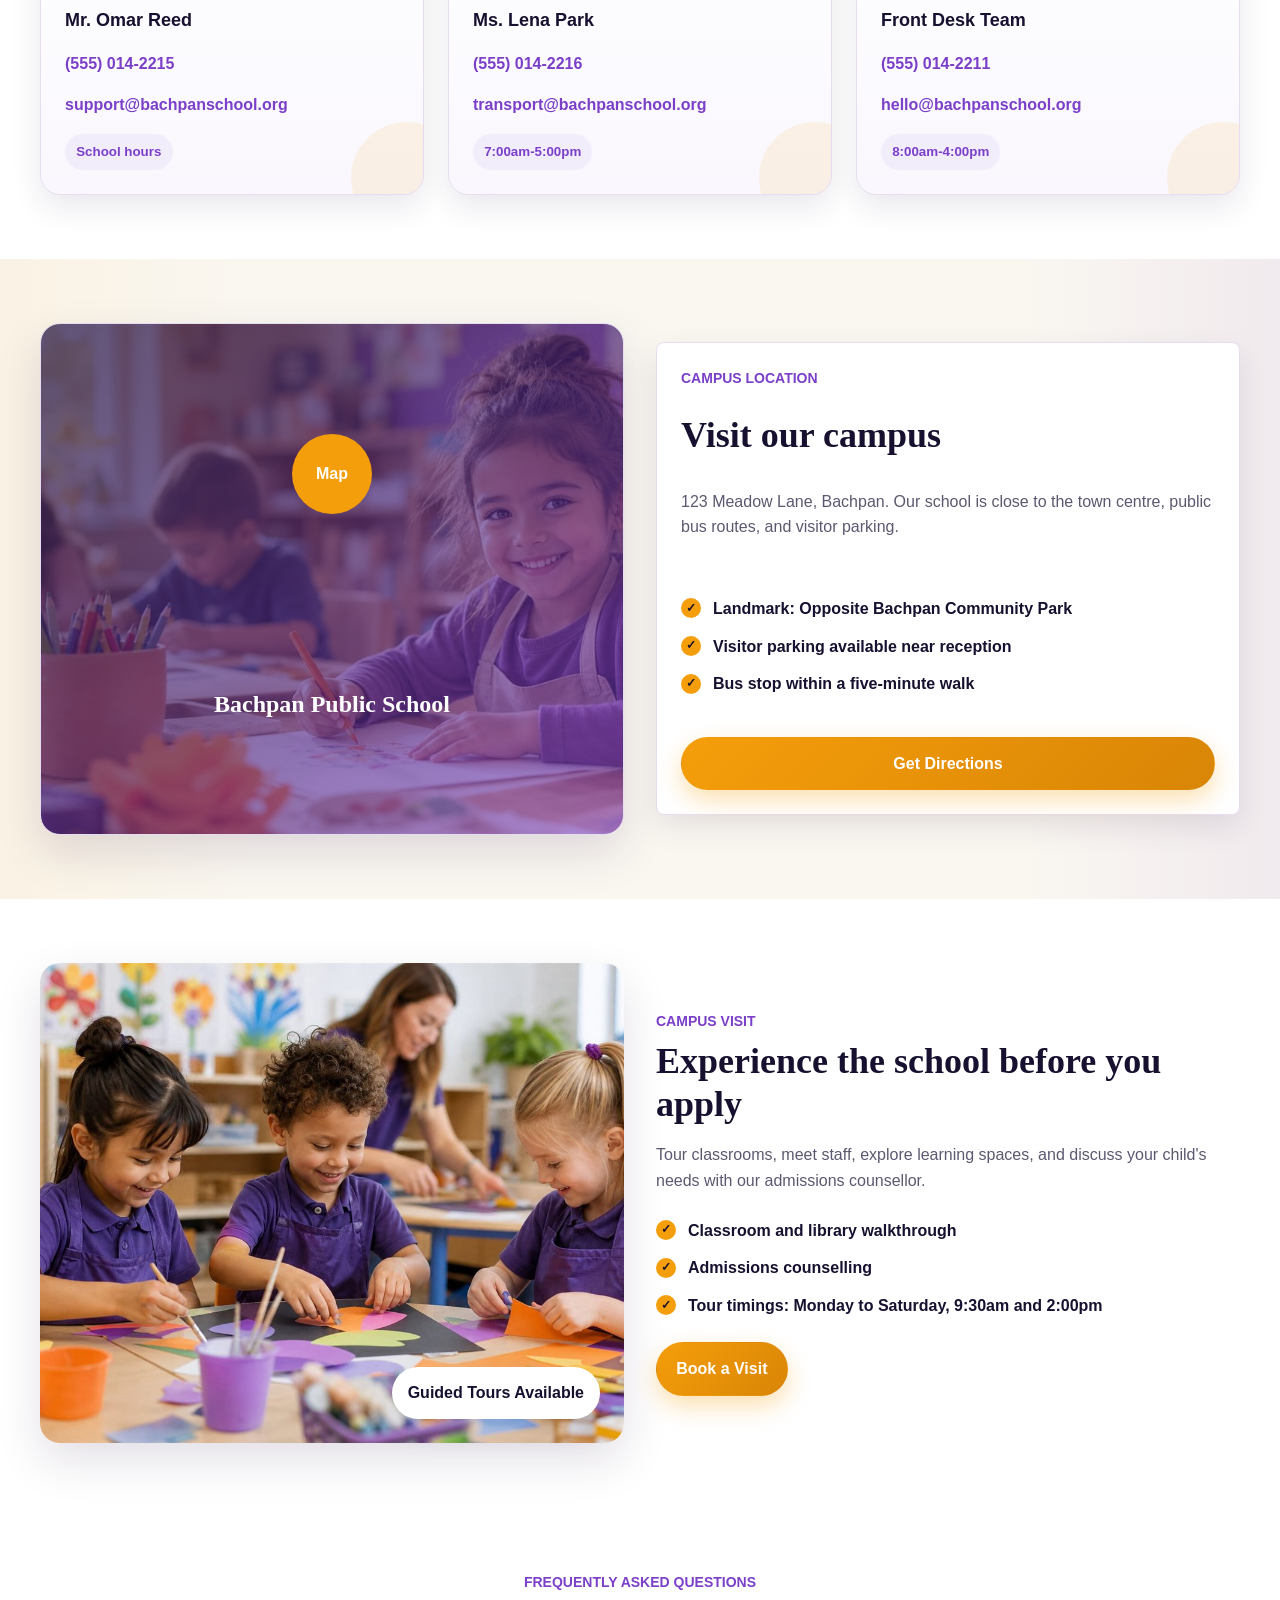
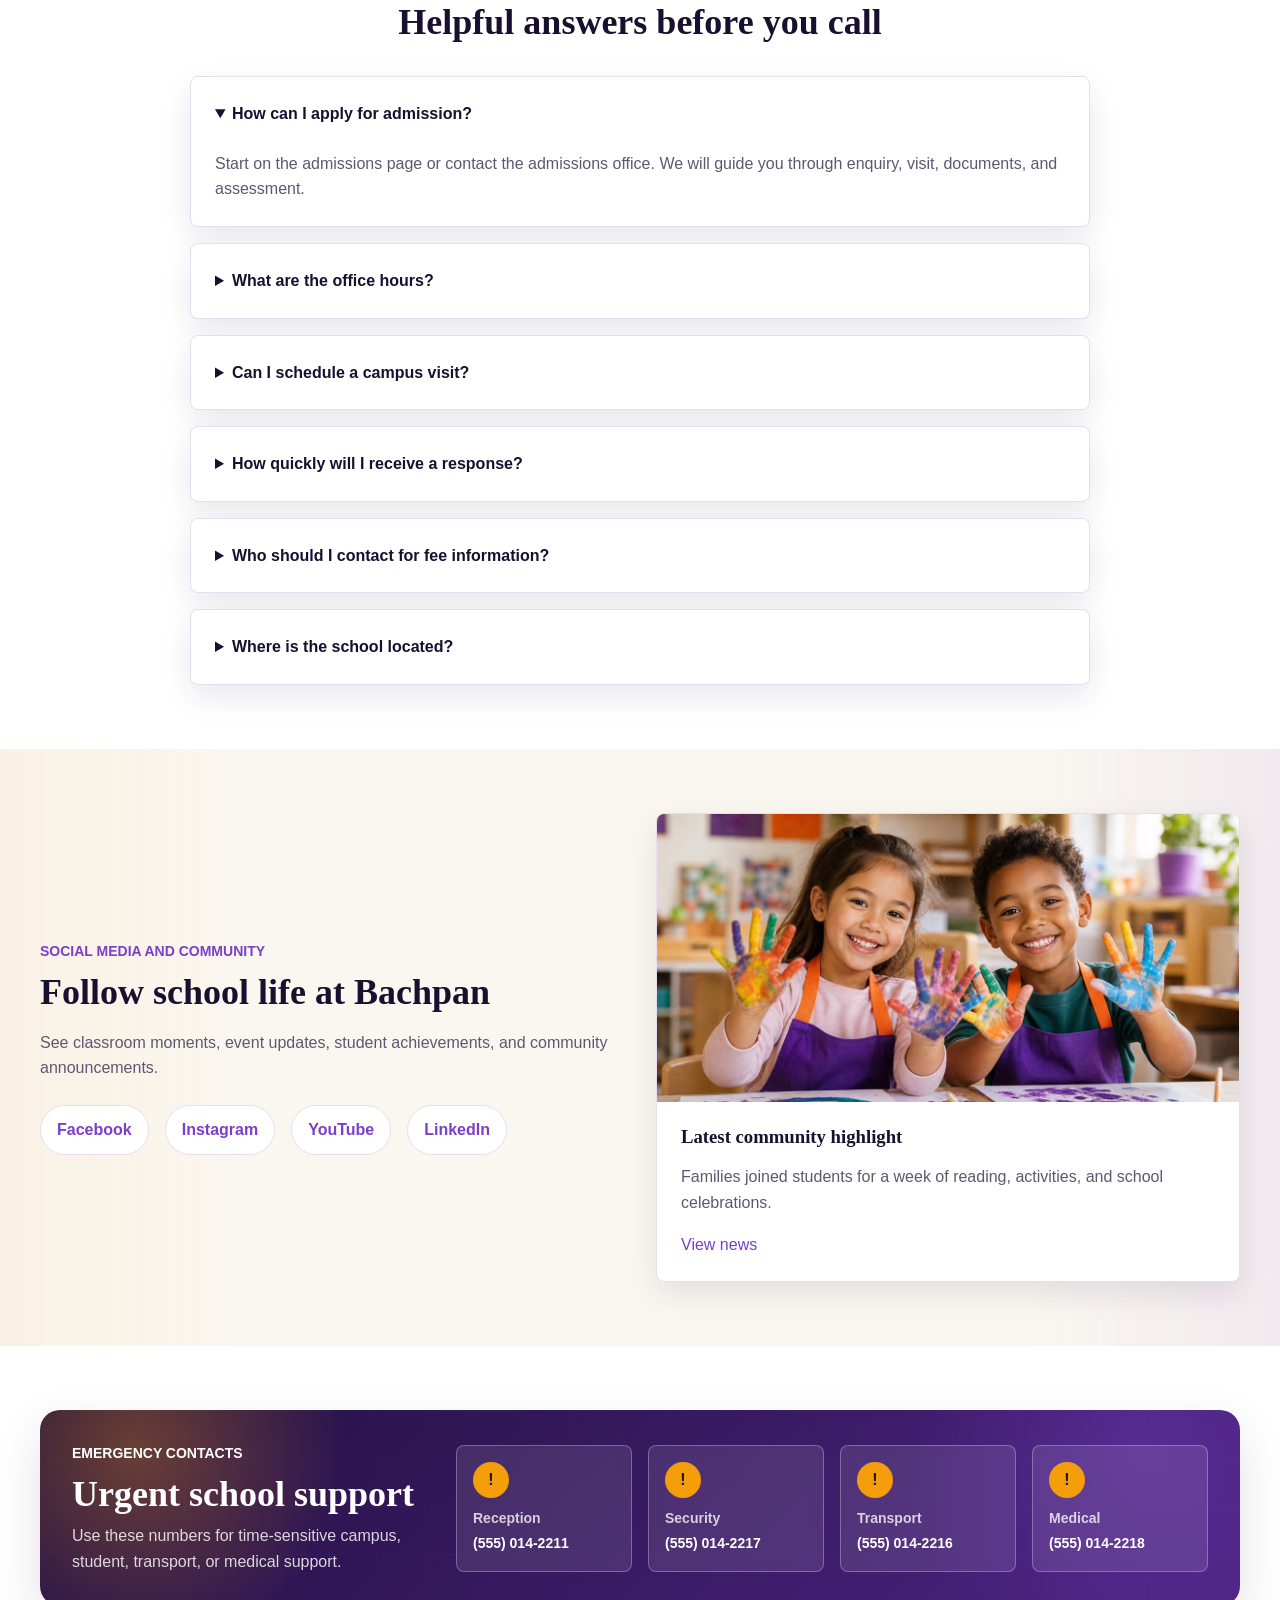
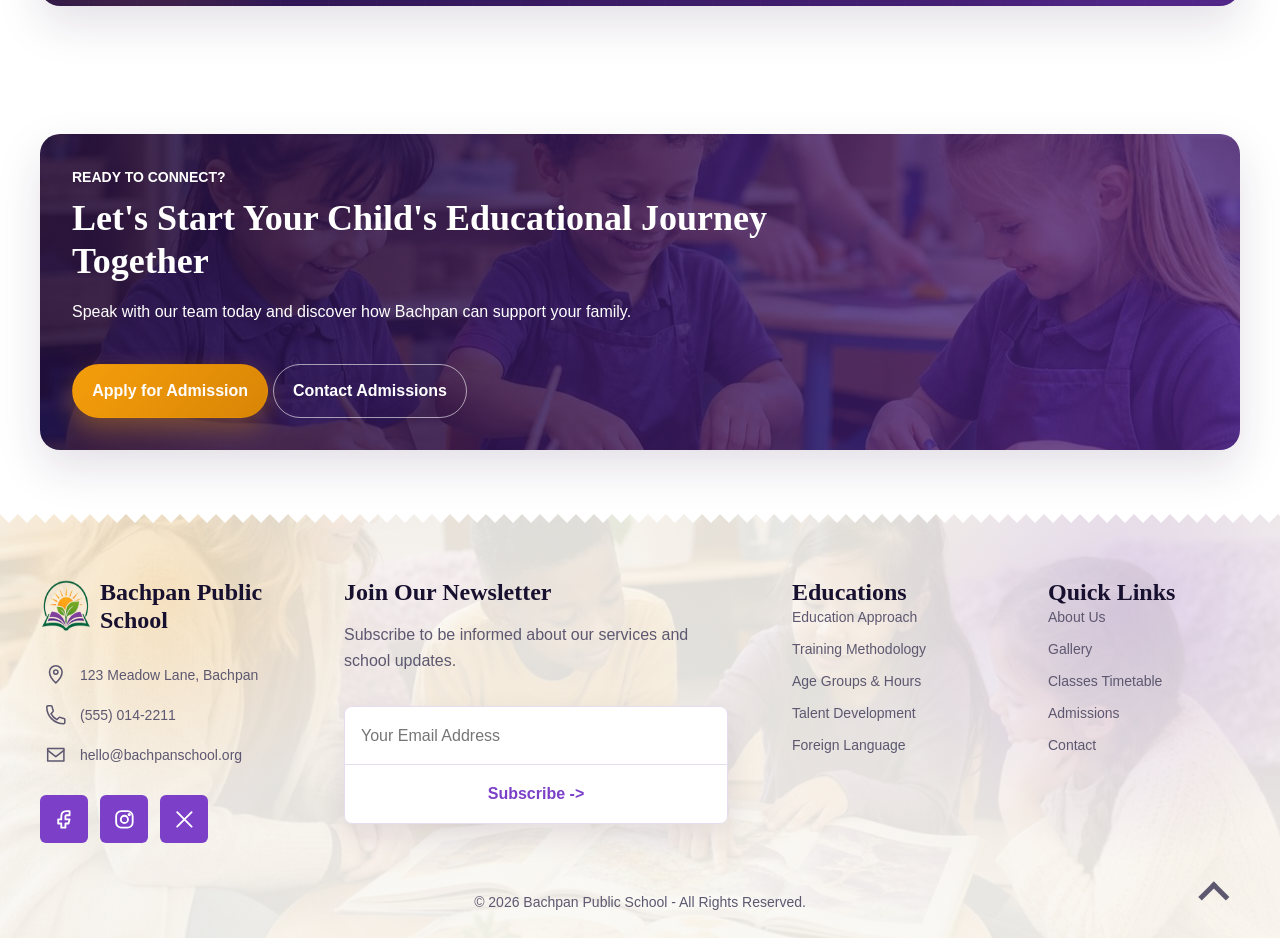
<file: contact.html>
<!DOCTYPE html>
<html lang="en">
  <head>
    <meta charset="utf-8">
    <meta name="viewport" content="width=device-width, initial-scale=1">
    <title>Contact | Bachpan Public School</title>
    <meta name="description" content="Contact Bachpan Public School by phone, email, or through our form.">
    <link rel="stylesheet" href="assets/css/tokens.css">
    <link rel="stylesheet" href="assets/css/base.css">
    <link rel="stylesheet" href="assets/css/layout.css">
    <link rel="stylesheet" href="assets/css/components.css">
    <link rel="stylesheet" href="assets/css/utilities.css">
    <link rel="stylesheet" href="assets/css/responsive.css">
  </head>
  <body id="top">
    <header class="site-header">
      <div class="container site-header__inner">
        <a class="site-header__branding" href="index.html">
          <img class="site-header__logo" src="assets/images/bachpan-logo.png" alt="Bachpan Public School logo" width="160" height="143" decoding="async">
          <span class="site-header__name">Bachpan Public School</span>
        </a>
        <button class="site-header__menu-toggle" type="button" aria-expanded="false" aria-controls="site-nav-menu" data-menu-toggle>
          <span class="screen-reader-text">Toggle navigation</span>
          <span class="site-header__menu-icon" aria-hidden="true"></span>
        </button>
        <nav class="primary-navigation" id="site-nav-menu" aria-label="Primary navigation">
          <ul class="primary-navigation__list">
            <li><a href="index.html">Home</a></li>
            <li><a href="about.html">About</a></li>
            <li><a href="admissions.html">Admissions</a></li>
            <li><a href="teachers.html">Teachers</a></li>
            <li><a href="blog.html">News</a></li>
            <li><a href="contact.html" aria-current="page">Contact</a></li>
          </ul>
        </nav>
        <div class="site-header__actions">
          <a class="button button--ghost" href="contact.html">Visit Us</a>
          <a class="button button--primary" href="admissions.html">Apply Now</a>
        </div>
      </div>
    </header>

    <main id="main-content">
      <section class="contact-hero section-spacing" aria-labelledby="contact-hero-heading">
        <div class="container contact-hero__grid">
          <div class="contact-hero__content">
            <nav class="breadcrumbs" aria-label="Breadcrumb">
              <a href="index.html">Home</a>
              <span aria-hidden="true">/</span>
              <span>Contact</span>
            </nav>
            <p class="contact-badge">We're Here to Help</p>
            <h1 id="contact-hero-heading">Get in Touch with Our School</h1>
            <p>Whether you are planning a visit, exploring admissions, or looking for the right department, our team is ready to help.</p>
            <div class="hero__actions">
              <a class="button button--primary" href="admissions.html">Contact Admissions</a>
              <a class="button button--secondary" href="#campus-visit-heading">Schedule a Campus Visit</a>
            </div>
          </div>
          <div class="contact-hero__visual">
            <img src="assets/images/gallery-bright-classroom.jpg" alt="Bright Bachpan school reception and classroom area" width="1200" height="800" decoding="async" loading="eager" fetchpriority="high">
            <div class="contact-floating-card contact-floating-card--top">
              <strong>Admissions Office</strong>
              <span>Personal guidance for every family</span>
            </div>
            <div class="contact-floating-card contact-floating-card--middle">
              <strong>Monday-Saturday</strong>
              <span>8:00am-4:00pm</span>
            </div>
            <div class="contact-floating-card contact-floating-card--bottom">
              <strong>Quick Response</strong>
              <span>Replies within one school day</span>
            </div>
          </div>
        </div>
      </section>

      <section class="section-spacing" aria-labelledby="contact-info-heading">
        <div class="container">
          <header class="section-heading text-center">
            <p class="section-heading__eyebrow">Contact information</p>
            <h2 id="contact-info-heading" class="section-heading__title">Reach the right team quickly</h2>
          </header>
          <div class="contact-info-grid">
            <article><span>A</span><h3>School Address</h3><p>123 Meadow Lane, Bachpan</p><small>Near Bachpan town centre</small></article>
            <article><span>P</span><h3>Phone Number</h3><p><a href="tel:+15550142211">(555) 014-2211</a></p><small>Main reception desk</small></article>
            <article><span>H</span><h3>Admissions Helpline</h3><p><a href="tel:+15550142212">(555) 014-2212</a></p><small>Application and visit support</small></article>
            <article><span>E</span><h3>Email Address</h3><p><a href="mailto:hello@bachpanschool.org">hello@bachpanschool.org</a></p><small>General enquiries</small></article>
            <article><span>O</span><h3>Office Hours</h3><p>Mon-Sat, 8:00am-4:00pm</p><small>Closed on public holidays</small></article>
          </div>
        </div>
      </section>

      <section class="section-spacing contact-soft-band" aria-labelledby="contact-form-heading">
        <div class="container contact-form-layout">
          <section class="contact-form-panel" aria-labelledby="contact-form-heading">
            <p class="section-heading__eyebrow">Send an inquiry</p>
            <h2 id="contact-form-heading" class="section-heading__title">Tell us how we can help</h2>
            <form class="contact-form">
              <div class="form-grid">
                <label>Full Name <input type="text" name="full-name" required></label>
                <label>Parent/Guardian Name <input type="text" name="guardian-name"></label>
              </div>
              <div class="form-grid">
                <label>Email Address <input type="email" name="email" required></label>
                <label>Phone Number <input type="tel" name="phone" required></label>
              </div>
              <div class="form-grid">
                <label>Student Grade Interested In <input type="text" name="grade" required></label>
                <label>Subject <input type="text" name="subject" required></label>
              </div>
              <label>Message <textarea name="message" rows="6" required></textarea></label>
              <button class="button button--primary" type="submit">Submit Inquiry</button>
              <p class="contact-form-note">Your information is used only to respond to your school enquiry. Success message will appear here after submission.</p>
            </form>
          </section>
          <aside class="contact-form-aside">
            <img src="assets/images/kids-reading-table.jpg" alt="Teacher speaking with students during a classroom visit" width="1200" height="800" decoding="async" loading="lazy">
            <div>
              <h3>Prefer speaking with us?</h3>
              <p>Call the admissions office for class availability, visit slots, and document guidance.</p>
              <a href="tel:+15550142212">Call admissions</a>
            </div>
          </aside>
        </div>
      </section>

      <section class="section-spacing" aria-labelledby="directory-heading">
        <div class="container">
          <header class="section-heading text-center">
            <p class="section-heading__eyebrow">Department directory</p>
            <h2 id="directory-heading" class="section-heading__title">Contact a specific office</h2>
          </header>
          <div class="contact-directory-grid">
            <article><span>01</span><h3>Admissions Office</h3><p>Ms. Clara Evans</p><a href="tel:+15550142212">(555) 014-2212</a><a href="mailto:admissions@bachpanschool.org">admissions@bachpanschool.org</a><small>8:00am-4:00pm</small></article>
            <article><span>02</span><h3>Principal's Office</h3><p>Mr. Daniel Brooks</p><a href="tel:+15550142213">(555) 014-2213</a><a href="mailto:principal@bachpanschool.org">principal@bachpanschool.org</a><small>By appointment</small></article>
            <article><span>03</span><h3>Accounts Department</h3><p>Ms. Nisha Rao</p><a href="tel:+15550142214">(555) 014-2214</a><a href="mailto:accounts@bachpanschool.org">accounts@bachpanschool.org</a><small>9:00am-3:00pm</small></article>
            <article><span>04</span><h3>Student Support</h3><p>Mr. Omar Reed</p><a href="tel:+15550142215">(555) 014-2215</a><a href="mailto:support@bachpanschool.org">support@bachpanschool.org</a><small>School hours</small></article>
            <article><span>05</span><h3>Transport Office</h3><p>Ms. Lena Park</p><a href="tel:+15550142216">(555) 014-2216</a><a href="mailto:transport@bachpanschool.org">transport@bachpanschool.org</a><small>7:00am-5:00pm</small></article>
            <article><span>06</span><h3>Reception</h3><p>Front Desk Team</p><a href="tel:+15550142211">(555) 014-2211</a><a href="mailto:hello@bachpanschool.org">hello@bachpanschool.org</a><small>8:00am-4:00pm</small></article>
          </div>
        </div>
      </section>

      <section class="section-spacing contact-soft-band" aria-labelledby="location-heading">
        <div class="container contact-location-grid">
          <div class="contact-map" role="img" aria-label="Map placeholder showing Bachpan Public School location">
            <span>Map</span>
            <strong>Bachpan Public School</strong>
          </div>
          <div class="contact-location-card">
            <p class="section-heading__eyebrow">Campus location</p>
            <h2 id="location-heading" class="section-heading__title">Visit our campus</h2>
            <p>123 Meadow Lane, Bachpan. Our school is close to the town centre, public bus routes, and visitor parking.</p>
            <ul class="check-list">
              <li>Landmark: Opposite Bachpan Community Park</li>
              <li>Visitor parking available near reception</li>
              <li>Bus stop within a five-minute walk</li>
            </ul>
            <a class="button button--primary" href="contact.html">Get Directions</a>
          </div>
        </div>
      </section>

      <section class="section-spacing" aria-labelledby="campus-visit-heading">
        <div class="container contact-visit-grid">
          <div class="contact-visit-image">
            <img src="assets/images/gallery-reading.jpg" alt="Family visiting a Bachpan classroom and reading space" width="1200" height="800" decoding="async" loading="lazy">
            <span>Guided Tours Available</span>
          </div>
          <div>
            <p class="section-heading__eyebrow">Campus visit</p>
            <h2 id="campus-visit-heading" class="section-heading__title">Experience the school before you apply</h2>
            <p>Tour classrooms, meet staff, explore learning spaces, and discuss your child's needs with our admissions counsellor.</p>
            <ul class="check-list">
              <li>Classroom and library walkthrough</li>
              <li>Admissions counselling</li>
              <li>Tour timings: Monday to Saturday, 9:30am and 2:00pm</li>
            </ul>
            <a class="button button--primary" href="admissions.html">Book a Visit</a>
          </div>
        </div>
      </section>

      <section class="section-spacing" aria-labelledby="faq-heading">
        <div class="container contact-faq">
          <header class="section-heading text-center">
            <p class="section-heading__eyebrow">Frequently asked questions</p>
            <h2 id="faq-heading" class="section-heading__title">Helpful answers before you call</h2>
          </header>
          <div class="contact-accordion">
            <details open><summary>How can I apply for admission?</summary><p>Start on the admissions page or contact the admissions office. We will guide you through enquiry, visit, documents, and assessment.</p></details>
            <details><summary>What are the office hours?</summary><p>The main school office is open Monday to Saturday from 8:00am to 4:00pm.</p></details>
            <details><summary>Can I schedule a campus visit?</summary><p>Yes. Guided tours are available by appointment at 9:30am and 2:00pm on school days.</p></details>
            <details><summary>How quickly will I receive a response?</summary><p>Most enquiries receive a response within one school day.</p></details>
            <details><summary>Who should I contact for fee information?</summary><p>Please contact the Accounts Department at accounts@bachpanschool.org or call (555) 014-2214.</p></details>
            <details><summary>Where is the school located?</summary><p>Bachpan Public School is located at 123 Meadow Lane, near Bachpan Community Park.</p></details>
          </div>
        </div>
      </section>

      <section class="section-spacing contact-soft-band" aria-labelledby="social-heading">
        <div class="container contact-social-grid">
          <div>
            <p class="section-heading__eyebrow">Social media and community</p>
            <h2 id="social-heading" class="section-heading__title">Follow school life at Bachpan</h2>
            <p>See classroom moments, event updates, student achievements, and community announcements.</p>
            <ul class="contact-social-list" aria-label="School social links">
              <li><a href="#">Facebook</a></li>
              <li><a href="#">Instagram</a></li>
              <li><a href="#">YouTube</a></li>
              <li><a href="#">LinkedIn</a></li>
            </ul>
          </div>
          <article class="contact-event-card">
            <img src="assets/images/gallery-activities.jpg" alt="Students participating in a school community event" width="1200" height="800" decoding="async" loading="lazy">
            <div>
              <h3>Latest community highlight</h3>
              <p>Families joined students for a week of reading, activities, and school celebrations.</p>
              <a href="blog.html">View news</a>
            </div>
          </article>
        </div>
      </section>

      <section class="section-spacing" aria-labelledby="emergency-heading">
        <div class="container contact-emergency-banner">
          <div>
            <p class="section-heading__eyebrow">Emergency contacts</p>
            <h2 id="emergency-heading" class="section-heading__title">Urgent school support</h2>
            <p>Use these numbers for time-sensitive campus, student, transport, or medical support.</p>
          </div>
          <a href="tel:+15550142211"><span>Reception</span><strong>(555) 014-2211</strong></a>
          <a href="tel:+15550142217"><span>Security</span><strong>(555) 014-2217</strong></a>
          <a href="tel:+15550142216"><span>Transport</span><strong>(555) 014-2216</strong></a>
          <a href="tel:+15550142218"><span>Medical</span><strong>(555) 014-2218</strong></a>
        </div>
      </section>

      <section class="section-spacing">
        <div class="container contact-final-cta">
          <div>
            <p class="section-heading__eyebrow">Ready to connect?</p>
            <h2 class="section-heading__title">Let's Start Your Child's Educational Journey Together</h2>
            <p>Speak with our team today and discover how Bachpan can support your family.</p>
          </div>
          <div class="admissions-callout__actions">
            <a class="button button--primary" href="admissions.html">Apply for Admission</a>
            <a class="button button--secondary" href="mailto:admissions@bachpanschool.org">Contact Admissions</a>
          </div>
        </div>
      </section>
    </main>

    <footer class="site-footer">
      <div class="container site-footer__grid">
        <div class="site-footer__brand">
          <a class="site-footer__logo" href="index.html">
            <img src="assets/images/bachpan-logo.png" alt="Bachpan Public School logo" width="160" height="143" decoding="async" loading="lazy">
            <span>Bachpan Public School</span>
          </a>
          <ul class="site-footer__contact-list" aria-label="School contact details">
            <li>
              <span class="site-footer__icon" aria-hidden="true">
                <svg viewBox="0 0 24 24" focusable="false"><path d="M12 21s7-6.1 7-12A7 7 0 0 0 5 9c0 5.9 7 12 7 12Z"/><circle cx="12" cy="9" r="2.4"/></svg>
              </span>
              <span>123 Meadow Lane, Bachpan</span>
            </li>
            <li>
              <span class="site-footer__icon" aria-hidden="true">
                <svg viewBox="0 0 24 24" focusable="false"><path d="M6.6 10.8a15.8 15.8 0 0 0 6.6 6.6l2.2-2.2a1.4 1.4 0 0 1 1.5-.3 16 16 0 0 0 4 1.1 1.3 1.3 0 0 1 1.1 1.3v3.4a1.3 1.3 0 0 1-1.3 1.3A18.7 18.7 0 0 1 2 3.3 1.3 1.3 0 0 1 3.3 2h3.4A1.3 1.3 0 0 1 8 3.1a16 16 0 0 0 1.1 4 1.4 1.4 0 0 1-.3 1.5l-2.2 2.2Z"/></svg>
              </span>
              <a href="tel:+15550142211">(555) 014-2211</a>
            </li>
            <li>
              <span class="site-footer__icon" aria-hidden="true">
                <svg viewBox="0 0 24 24" focusable="false"><path d="M3 5h18v14H3z"/><path d="m3 7 9 7 9-7"/></svg>
              </span>
              <a href="mailto:hello@bachpanschool.org">hello@bachpanschool.org</a>
            </li>
          </ul>
          <ul class="site-footer__social" aria-label="Social links">
            <li>
              <a href="#" aria-label="Facebook">
                <svg viewBox="0 0 24 24" aria-hidden="true" focusable="false"><path d="M14 8h3V4h-3c-3 0-5 2-5 5v3H6v4h3v4h4v-4h3l1-4h-4V9c0-.6.4-1 1-1Z"/></svg>
              </a>
            </li>
            <li>
              <a href="#" aria-label="Instagram">
                <svg viewBox="0 0 24 24" aria-hidden="true" focusable="false"><rect x="4" y="4" width="16" height="16" rx="5"/><circle cx="12" cy="12" r="3.5"/><circle cx="16.7" cy="7.3" r="0.7"/></svg>
              </a>
            </li>
            <li>
              <a href="#" aria-label="X">
                <svg viewBox="0 0 24 24" aria-hidden="true" focusable="false"><path d="m5 5 14 14M19 5 5 19"/></svg>
              </a>
            </li>
          </ul>
        </div>

        <section class="site-footer__newsletter" aria-labelledby="footer-newsletter-heading">
          <h2 id="footer-newsletter-heading">Join Our Newsletter</h2>
          <p>Subscribe to be informed about our services and school updates.</p>
          <form class="site-footer__form" action="#" method="post">
            <label class="screen-reader-text" for="footer-email">Email address</label>
            <input id="footer-email" name="email" type="email" placeholder="Your Email Address" required>
            <button type="submit">Subscribe <span aria-hidden="true">-&gt;</span></button>
          </form>
        </section>

        <nav class="site-footer__nav" aria-labelledby="footer-education-heading">
          <h2 id="footer-education-heading">Educations</h2>
          <ul class="site-footer__list">
            <li><a href="academics.html">Education Approach</a></li>
            <li><a href="academics.html">Training Methodology</a></li>
            <li><a href="academics.html">Age Groups &amp; Hours</a></li>
            <li><a href="academics.html">Talent Development</a></li>
            <li><a href="academics.html">Foreign Language</a></li>
          </ul>
        </nav>

        <nav class="site-footer__nav" aria-labelledby="footer-quick-heading">
          <h2 id="footer-quick-heading">Quick Links</h2>
          <ul class="site-footer__list">
            <li><a href="about.html">About Us</a></li>
            <li><a href="blog.html">Gallery</a></li>
            <li><a href="academics.html">Classes Timetable</a></li>
            <li><a href="admissions.html">Admissions</a></li>
            <li><a href="contact.html">Contact</a></li>
          </ul>
        </nav>
      </div>
      <div class="container site-footer__bottom">
        <p>&copy; 2026 Bachpan Public School - All Rights Reserved.</p>
        <a class="site-footer__back-to-top" href="#top" aria-label="Back to top">
          <span aria-hidden="true"></span>
        </a>
      </div>
    </footer>

    <script src="assets/js/main.js"></script>
  </body>
</html>
</file>
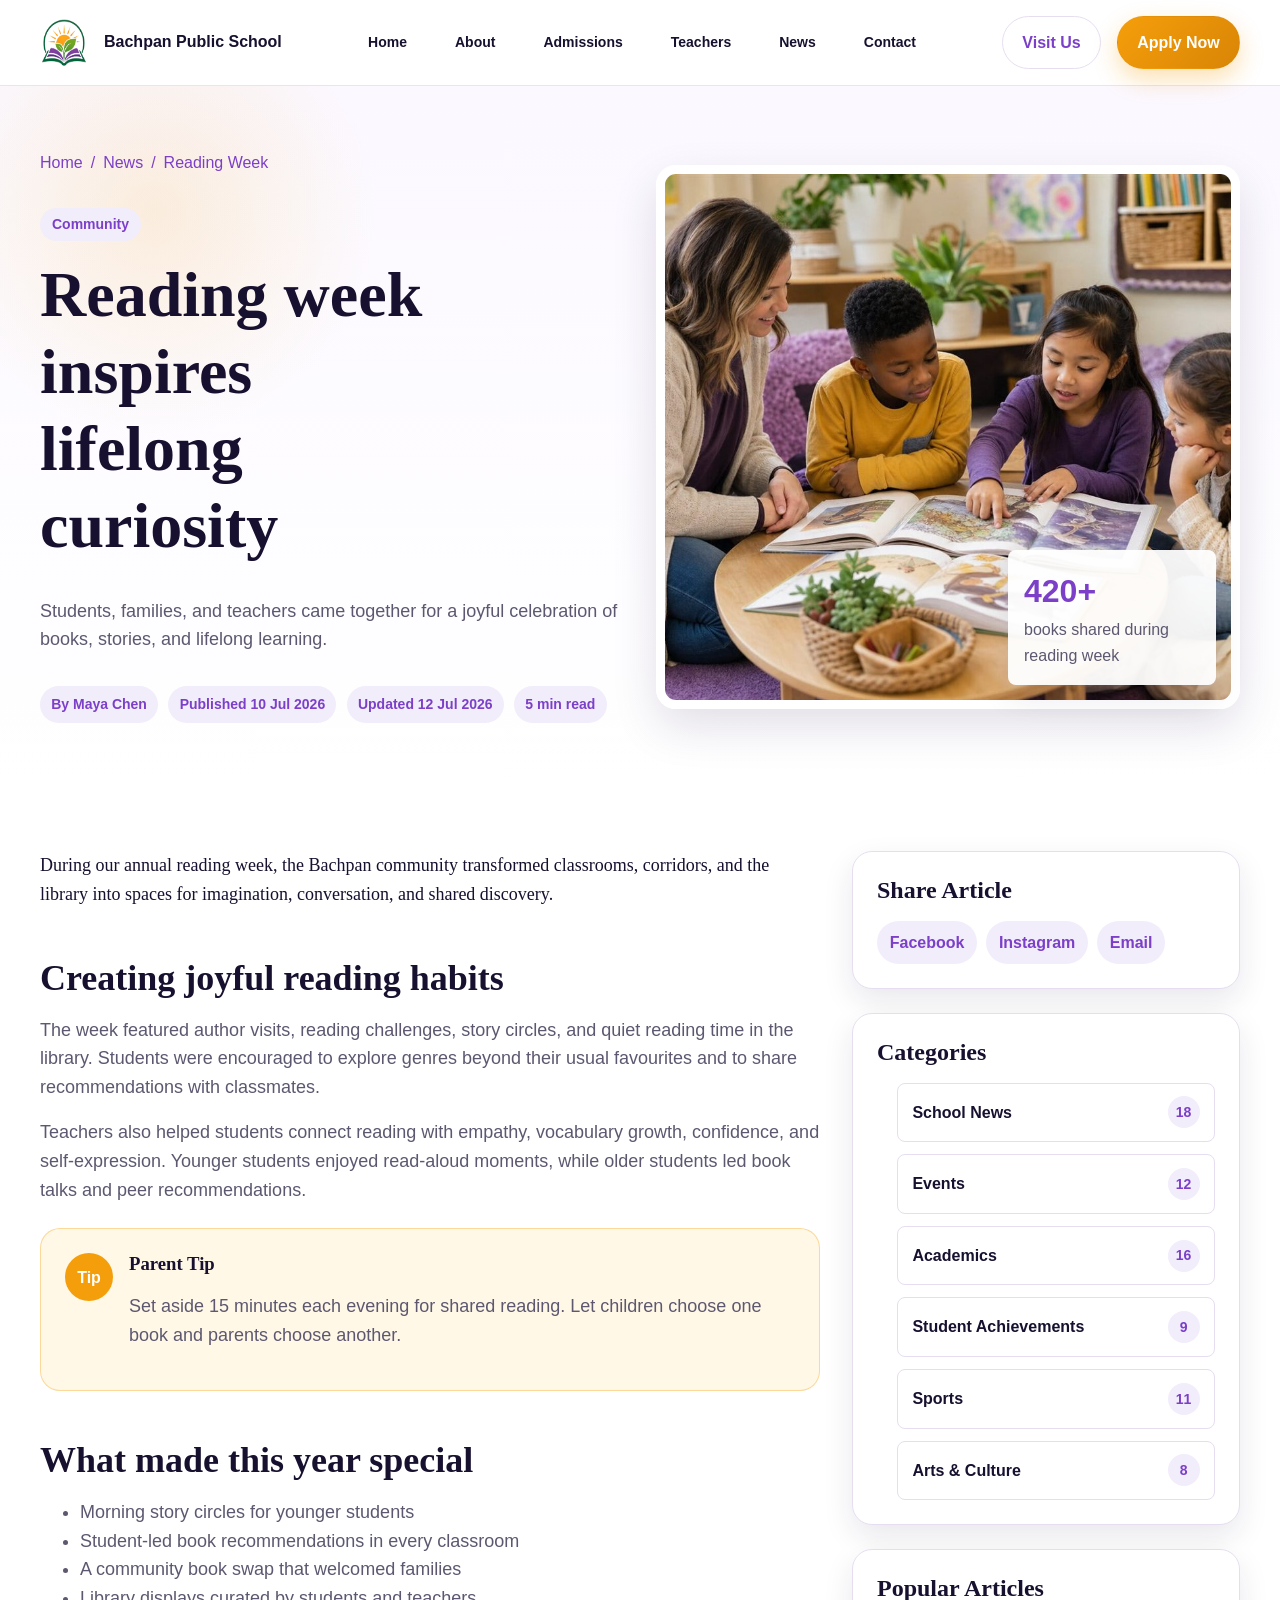
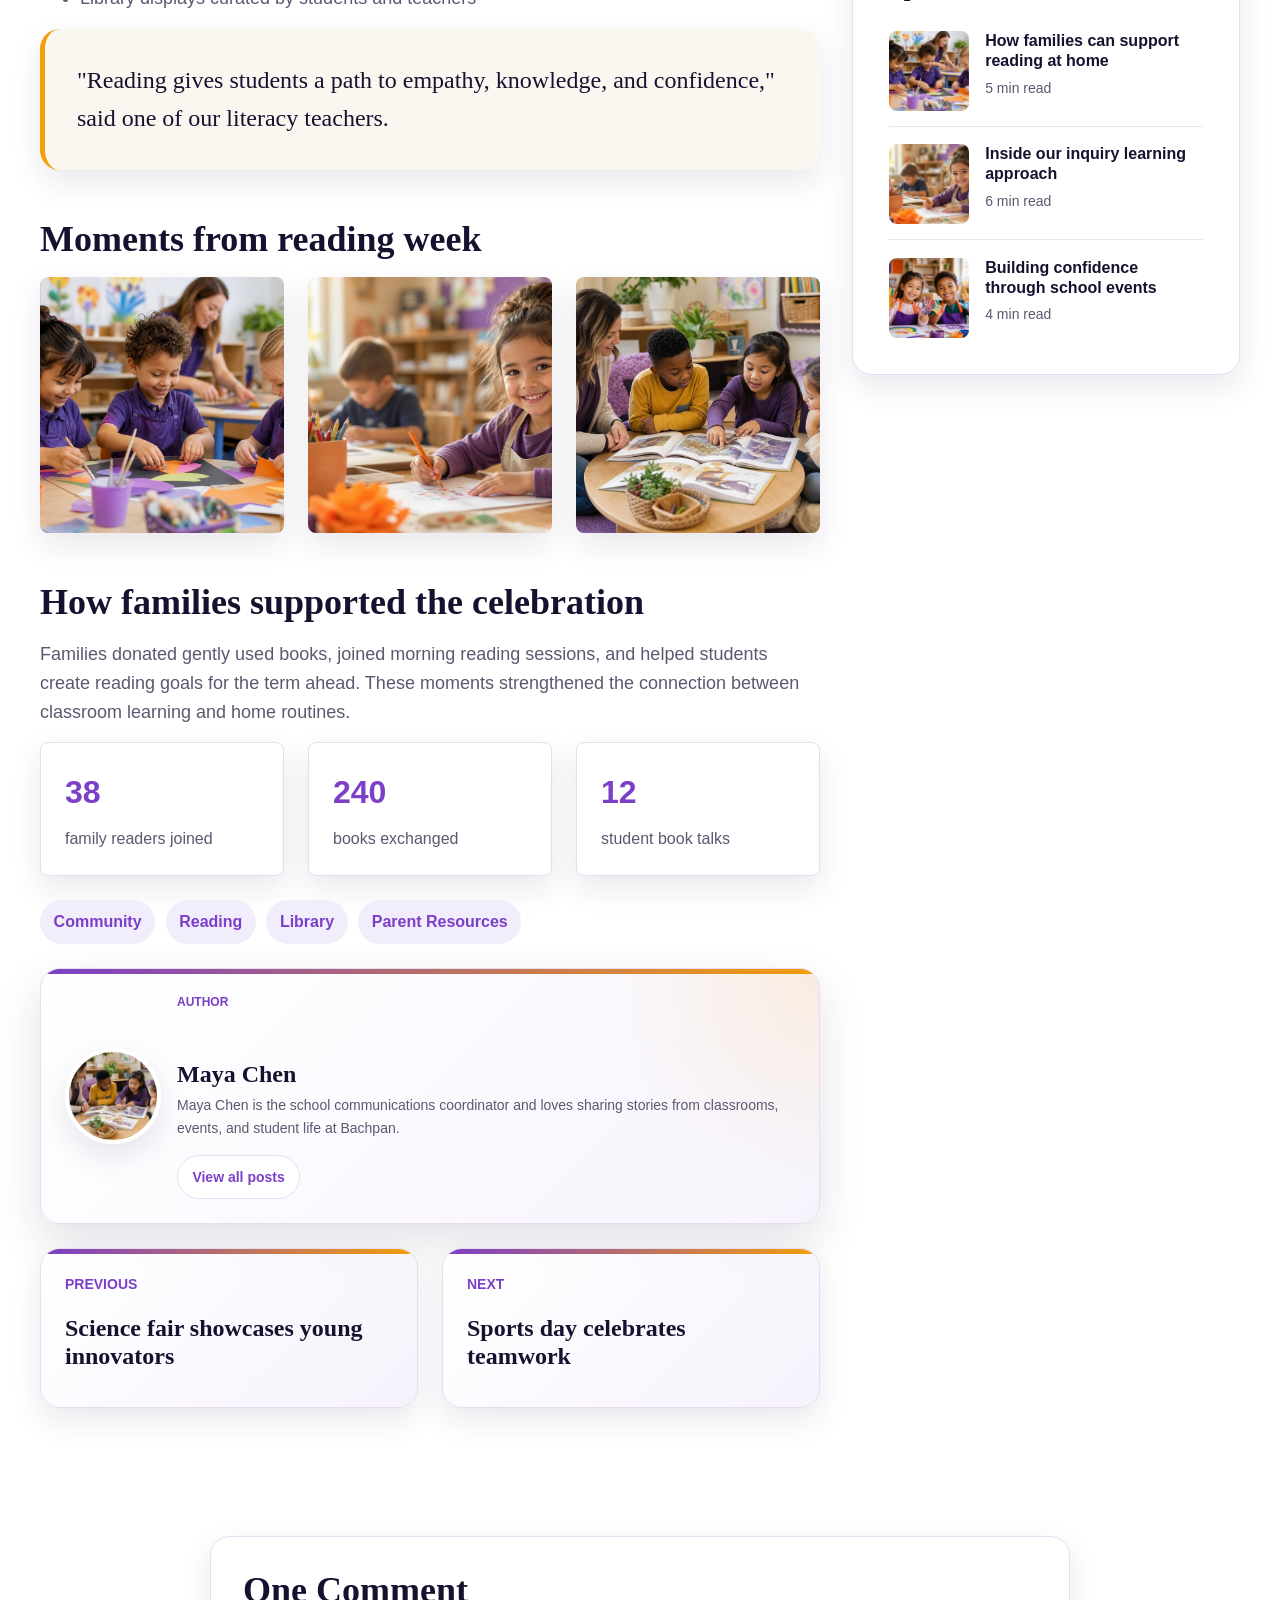
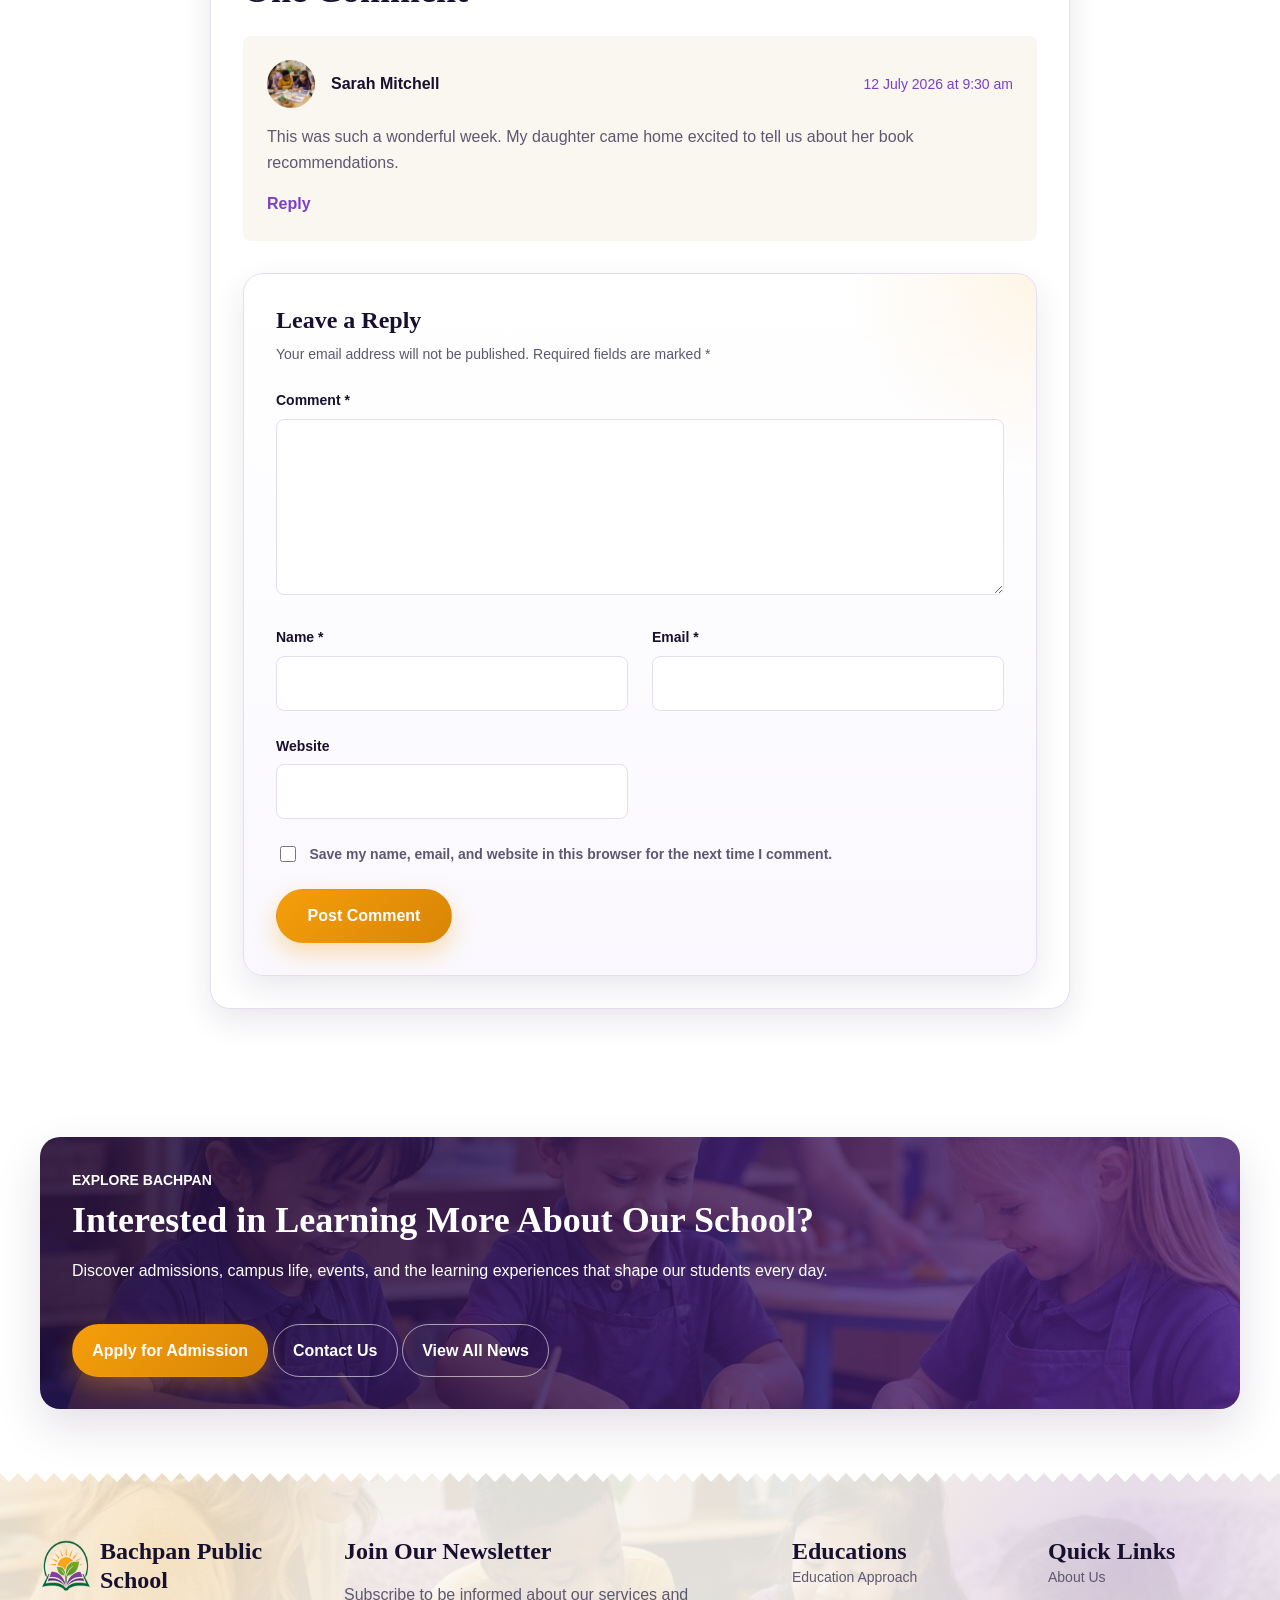
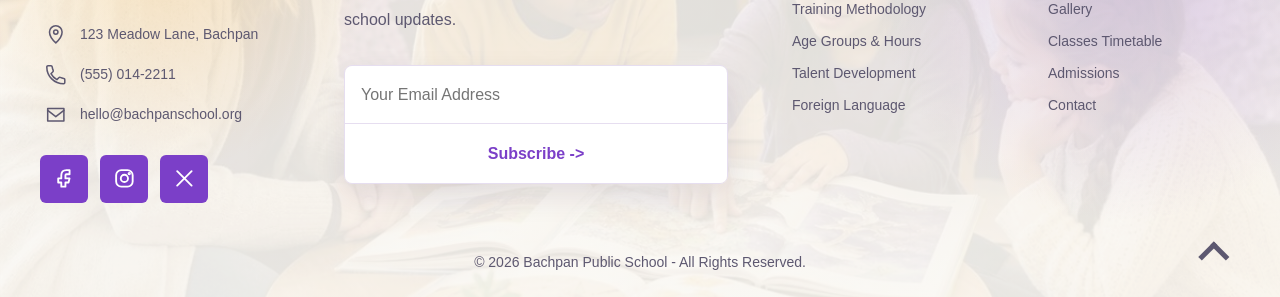
<file: single.html>
<!DOCTYPE html>
<html lang="en">
  <head>
    <meta charset="utf-8">
    <meta name="viewport" content="width=device-width, initial-scale=1">
    <title>Reading Week Inspires Lifelong Curiosity | Bachpan Public School</title>
    <meta name="description" content="Read the latest school news story from Bachpan Public School.">
    <link rel="stylesheet" href="assets/css/tokens.css">
    <link rel="stylesheet" href="assets/css/base.css">
    <link rel="stylesheet" href="assets/css/layout.css">
    <link rel="stylesheet" href="assets/css/components.css">
    <link rel="stylesheet" href="assets/css/utilities.css">
    <link rel="stylesheet" href="assets/css/responsive.css">
  </head>
  <body id="top">
    <header class="site-header">
      <div class="container site-header__inner">
        <a class="site-header__branding" href="index.html">
          <img class="site-header__logo" src="assets/images/bachpan-logo.png" alt="Bachpan Public School logo" width="160" height="143" decoding="async">
          <span class="site-header__name">Bachpan Public School</span>
        </a>
        <button class="site-header__menu-toggle" type="button" aria-expanded="false" aria-controls="site-nav-menu" data-menu-toggle>
          <span class="screen-reader-text">Toggle navigation</span>
          <span class="site-header__menu-icon" aria-hidden="true"></span>
        </button>
        <nav class="primary-navigation" id="site-nav-menu" aria-label="Primary navigation">
          <ul class="primary-navigation__list">
            <li><a href="index.html">Home</a></li>
            <li><a href="about.html">About</a></li>
            <li><a href="admissions.html">Admissions</a></li>
            <li><a href="teachers.html">Teachers</a></li>
            <li><a href="blog.html">News</a></li>
            <li><a href="contact.html">Contact</a></li>
          </ul>
        </nav>
        <div class="site-header__actions">
          <a class="button button--ghost" href="contact.html">Visit Us</a>
          <a class="button button--primary" href="admissions.html">Apply Now</a>
        </div>
      </div>
    </header>

    <main id="main-content">
      <section class="single-hero section-spacing" aria-labelledby="single-title">
        <div class="container single-hero__grid">
          <div class="single-hero__content">
            <nav class="breadcrumbs" aria-label="Breadcrumb">
              <a href="index.html">Home</a>
              <span aria-hidden="true">/</span>
              <a href="blog.html">News</a>
              <span aria-hidden="true">/</span>
              <span>Reading Week</span>
            </nav>
            <span class="blog-category">Community</span>
            <h1 id="single-title">Reading week inspires lifelong curiosity</h1>
            <p>Students, families, and teachers came together for a joyful celebration of books, stories, and lifelong learning.</p>
            <div class="single-meta" aria-label="Article information">
              <span>By Maya Chen</span>
              <span>Published 10 Jul 2026</span>
              <span>Updated 12 Jul 2026</span>
              <span>5 min read</span>
            </div>
          </div>
          <div class="single-hero__image">
            <img src="assets/images/kids-reading-table.jpg" alt="Teacher and students reading together during Bachpan reading week" width="1200" height="800" decoding="async" loading="eager" fetchpriority="high">
            <div class="single-stat-card">
              <strong>420+</strong>
              <span>books shared during reading week</span>
            </div>
          </div>
        </div>
      </section>

      <section class="section-spacing">
        <div class="container single-layout">
          <article class="single-article">
            <p class="single-lead">During our annual reading week, the Bachpan community transformed classrooms, corridors, and the library into spaces for imagination, conversation, and shared discovery.</p>

            <section id="joyful-reading">
              <h2>Creating joyful reading habits</h2>
              <p>The week featured author visits, reading challenges, story circles, and quiet reading time in the library. Students were encouraged to explore genres beyond their usual favourites and to share recommendations with classmates.</p>
              <p>Teachers also helped students connect reading with empathy, vocabulary growth, confidence, and self-expression. Younger students enjoyed read-aloud moments, while older students led book talks and peer recommendations.</p>
            </section>

            <aside class="single-callout">
              <span>Tip</span>
              <div>
                <h3>Parent Tip</h3>
                <p>Set aside 15 minutes each evening for shared reading. Let children choose one book and parents choose another.</p>
              </div>
            </aside>

            <section id="week-highlights">
              <h2>What made this year special</h2>
              <ul>
                <li>Morning story circles for younger students</li>
                <li>Student-led book recommendations in every classroom</li>
                <li>A community book swap that welcomed families</li>
                <li>Library displays curated by students and teachers</li>
              </ul>
              <blockquote>"Reading gives students a path to empathy, knowledge, and confidence," said one of our literacy teachers.</blockquote>
            </section>

            <section id="gallery">
              <h2>Moments from reading week</h2>
              <div class="single-gallery">
                <img src="assets/images/gallery-reading.jpg" alt="Students sharing a quiet reading activity" width="1200" height="800" decoding="async" loading="lazy">
                <img src="assets/images/gallery-classroom.jpg" alt="Students presenting classroom reading recommendations" width="1200" height="658" decoding="async" loading="lazy">
                <img src="assets/images/kids-reading-table.jpg" alt="Teacher supporting students during reading week" width="1200" height="800" decoding="async" loading="lazy">
              </div>
            </section>

            <section id="family-support">
              <h2>How families supported the celebration</h2>
              <p>Families donated gently used books, joined morning reading sessions, and helped students create reading goals for the term ahead. These moments strengthened the connection between classroom learning and home routines.</p>
              <div class="single-info-grid">
                <article><strong>38</strong><span>family readers joined</span></article>
                <article><strong>240</strong><span>books exchanged</span></article>
                <article><strong>12</strong><span>student book talks</span></article>
              </div>
            </section>

            <div class="single-tags" aria-label="Article tags">
              <a href="#">Community</a>
              <a href="#">Reading</a>
              <a href="#">Library</a>
              <a href="#">Parent Resources</a>
            </div>

            <section class="single-author-box" aria-labelledby="author-heading">
              <img src="assets/images/kids-reading-table.jpg" alt="Maya Chen working with students during reading class" width="1200" height="800" decoding="async" loading="lazy">
              <div>
                <p class="section-heading__eyebrow">Author</p>
                <h2 id="author-heading">Maya Chen</h2>
                <p>Maya Chen is the school communications coordinator and loves sharing stories from classrooms, events, and student life at Bachpan.</p>
                <a class="button button--secondary" href="blog.html">View all posts</a>
              </div>
            </section>

            <nav class="single-post-nav" aria-label="Post navigation">
              <a href="single.html"><span>Previous</span><strong>Science fair showcases young innovators</strong></a>
              <a href="single.html"><span>Next</span><strong>Sports day celebrates teamwork</strong></a>
            </nav>
          </article>

          <aside class="single-sidebar" aria-label="Article sidebar">
            <section class="single-sidebar-card">
              <h2>Share Article</h2>
              <div class="single-share-list">
                <a href="#">Facebook</a>
                <a href="#">Instagram</a>
                <a href="#">Email</a>
              </div>
            </section>
            <section class="single-sidebar-card">
              <h2>Categories</h2>
              <ul class="blog-sidebar-categories">
                <li><a href="#">School News <span>18</span></a></li>
                <li><a href="#">Events <span>12</span></a></li>
                <li><a href="#">Academics <span>16</span></a></li>
                <li><a href="#">Student Achievements <span>9</span></a></li>
                <li><a href="#">Sports <span>11</span></a></li>
                <li><a href="#">Arts &amp; Culture <span>8</span></a></li>
              </ul>
            </section>
            <section class="single-sidebar-card">
              <h2>Popular Articles</h2>
              <div class="single-popular-list">
                <article><img src="assets/images/gallery-reading.jpg" alt="" width="1200" height="800" decoding="async" loading="lazy"><a href="single.html">How families can support reading at home</a><span>5 min read</span></article>
                <article><img src="assets/images/gallery-classroom.jpg" alt="" width="1200" height="658" decoding="async" loading="lazy"><a href="single.html">Inside our inquiry learning approach</a><span>6 min read</span></article>
                <article><img src="assets/images/gallery-activities.jpg" alt="" width="1200" height="800" decoding="async" loading="lazy"><a href="single.html">Building confidence through school events</a><span>4 min read</span></article>
              </div>
            </section>
          </aside>
        </div>
      </section>

      <section class="section-spacing" aria-labelledby="comments-heading">
        <div id="comments" class="container comments-area single-comments">
          <h2 id="comments-heading" class="comments-title section-heading__title">One Comment</h2>

          <ol class="comment-list">
            <li id="comment-1" class="comment byuser comment-author-sarah even thread-even depth-1">
              <article id="div-comment-1" class="comment-body">
                <footer class="comment-meta">
                  <div class="comment-author vcard">
                    <img class="avatar" src="assets/images/kids-reading-table.jpg" alt="Sarah Mitchell avatar" width="1200" height="800" decoding="async" loading="lazy">
                    <b class="fn">Sarah Mitchell</b>
                  </div>
                  <div class="comment-metadata">
                    <a href="#comment-1"><time datetime="2026-07-12">12 July 2026 at 9:30 am</time></a>
                  </div>
                </footer>
                <div class="comment-content">
                  <p>This was such a wonderful week. My daughter came home excited to tell us about her book recommendations.</p>
                </div>
                <div class="reply">
                  <a class="comment-reply-link" href="#respond">Reply</a>
                </div>
              </article>
            </li>
          </ol>

          <div id="respond" class="comment-respond">
            <h3 id="reply-title" class="comment-reply-title">Leave a Reply</h3>
            <form id="commentform" class="comment-form" action="#" method="post">
              <p class="comment-notes">Your email address will not be published. Required fields are marked *</p>
              <p class="comment-form-comment">
                <label for="comment">Comment *</label>
                <textarea id="comment" name="comment" rows="5" required></textarea>
              </p>
              <p class="comment-form-author">
                <label for="author">Name *</label>
                <input id="author" name="author" type="text" required>
              </p>
              <p class="comment-form-email">
                <label for="email">Email *</label>
                <input id="email" name="email" type="email" required>
              </p>
              <p class="comment-form-url">
                <label for="url">Website</label>
                <input id="url" name="url" type="url">
              </p>
              <p class="comment-form-cookies-consent">
                <input id="wp-comment-cookies-consent" name="wp-comment-cookies-consent" type="checkbox" value="yes">
                <label for="wp-comment-cookies-consent">Save my name, email, and website in this browser for the next time I comment.</label>
              </p>
              <p class="form-submit">
                <button class="submit button button--primary" name="submit" type="submit">Post Comment</button>
                <input type="hidden" name="comment_post_ID" value="1">
                <input type="hidden" name="comment_parent" value="0">
              </p>
            </form>
          </div>
        </div>
      </section>

      <section class="section-spacing">
        <div class="container single-final-cta">
          <div>
            <p class="section-heading__eyebrow">Explore Bachpan</p>
            <h2 class="section-heading__title">Interested in Learning More About Our School?</h2>
            <p>Discover admissions, campus life, events, and the learning experiences that shape our students every day.</p>
          </div>
          <div class="admissions-callout__actions">
            <a class="button button--primary" href="admissions.html">Apply for Admission</a>
            <a class="button button--secondary" href="contact.html">Contact Us</a>
            <a class="button button--secondary" href="blog.html">View All News</a>
          </div>
        </div>
      </section>
    </main>

    <footer class="site-footer">
      <div class="container site-footer__grid">
        <div class="site-footer__brand">
          <a class="site-footer__logo" href="index.html">
            <img src="assets/images/bachpan-logo.png" alt="Bachpan Public School logo" width="160" height="143" decoding="async" loading="lazy">
            <span>Bachpan Public School</span>
          </a>
          <ul class="site-footer__contact-list" aria-label="School contact details">
            <li>
              <span class="site-footer__icon" aria-hidden="true">
                <svg viewBox="0 0 24 24" focusable="false"><path d="M12 21s7-6.1 7-12A7 7 0 0 0 5 9c0 5.9 7 12 7 12Z"/><circle cx="12" cy="9" r="2.4"/></svg>
              </span>
              <span>123 Meadow Lane, Bachpan</span>
            </li>
            <li>
              <span class="site-footer__icon" aria-hidden="true">
                <svg viewBox="0 0 24 24" focusable="false"><path d="M6.6 10.8a15.8 15.8 0 0 0 6.6 6.6l2.2-2.2a1.4 1.4 0 0 1 1.5-.3 16 16 0 0 0 4 1.1 1.3 1.3 0 0 1 1.1 1.3v3.4a1.3 1.3 0 0 1-1.3 1.3A18.7 18.7 0 0 1 2 3.3 1.3 1.3 0 0 1 3.3 2h3.4A1.3 1.3 0 0 1 8 3.1a16 16 0 0 0 1.1 4 1.4 1.4 0 0 1-.3 1.5l-2.2 2.2Z"/></svg>
              </span>
              <a href="tel:+15550142211">(555) 014-2211</a>
            </li>
            <li>
              <span class="site-footer__icon" aria-hidden="true">
                <svg viewBox="0 0 24 24" focusable="false"><path d="M3 5h18v14H3z"/><path d="m3 7 9 7 9-7"/></svg>
              </span>
              <a href="mailto:hello@bachpanschool.org">hello@bachpanschool.org</a>
            </li>
          </ul>
          <ul class="site-footer__social" aria-label="Social links">
            <li>
              <a href="#" aria-label="Facebook">
                <svg viewBox="0 0 24 24" aria-hidden="true" focusable="false"><path d="M14 8h3V4h-3c-3 0-5 2-5 5v3H6v4h3v4h4v-4h3l1-4h-4V9c0-.6.4-1 1-1Z"/></svg>
              </a>
            </li>
            <li>
              <a href="#" aria-label="Instagram">
                <svg viewBox="0 0 24 24" aria-hidden="true" focusable="false"><rect x="4" y="4" width="16" height="16" rx="5"/><circle cx="12" cy="12" r="3.5"/><circle cx="16.7" cy="7.3" r="0.7"/></svg>
              </a>
            </li>
            <li>
              <a href="#" aria-label="X">
                <svg viewBox="0 0 24 24" aria-hidden="true" focusable="false"><path d="m5 5 14 14M19 5 5 19"/></svg>
              </a>
            </li>
          </ul>
        </div>

        <section class="site-footer__newsletter" aria-labelledby="footer-newsletter-heading">
          <h2 id="footer-newsletter-heading">Join Our Newsletter</h2>
          <p>Subscribe to be informed about our services and school updates.</p>
          <form class="site-footer__form" action="#" method="post">
            <label class="screen-reader-text" for="footer-email">Email address</label>
            <input id="footer-email" name="email" type="email" placeholder="Your Email Address" required>
            <button type="submit">Subscribe <span aria-hidden="true">-&gt;</span></button>
          </form>
        </section>

        <nav class="site-footer__nav" aria-labelledby="footer-education-heading">
          <h2 id="footer-education-heading">Educations</h2>
          <ul class="site-footer__list">
            <li><a href="academics.html">Education Approach</a></li>
            <li><a href="academics.html">Training Methodology</a></li>
            <li><a href="academics.html">Age Groups &amp; Hours</a></li>
            <li><a href="academics.html">Talent Development</a></li>
            <li><a href="academics.html">Foreign Language</a></li>
          </ul>
        </nav>

        <nav class="site-footer__nav" aria-labelledby="footer-quick-heading">
          <h2 id="footer-quick-heading">Quick Links</h2>
          <ul class="site-footer__list">
            <li><a href="about.html">About Us</a></li>
            <li><a href="blog.html">Gallery</a></li>
            <li><a href="academics.html">Classes Timetable</a></li>
            <li><a href="admissions.html">Admissions</a></li>
            <li><a href="contact.html">Contact</a></li>
          </ul>
        </nav>
      </div>
      <div class="container site-footer__bottom">
        <p>&copy; 2026 Bachpan Public School - All Rights Reserved.</p>
        <a class="site-footer__back-to-top" href="#top" aria-label="Back to top">
          <span aria-hidden="true"></span>
        </a>
      </div>
    </footer>

    <script src="assets/js/main.js"></script>
  </body>
</html>
</file>
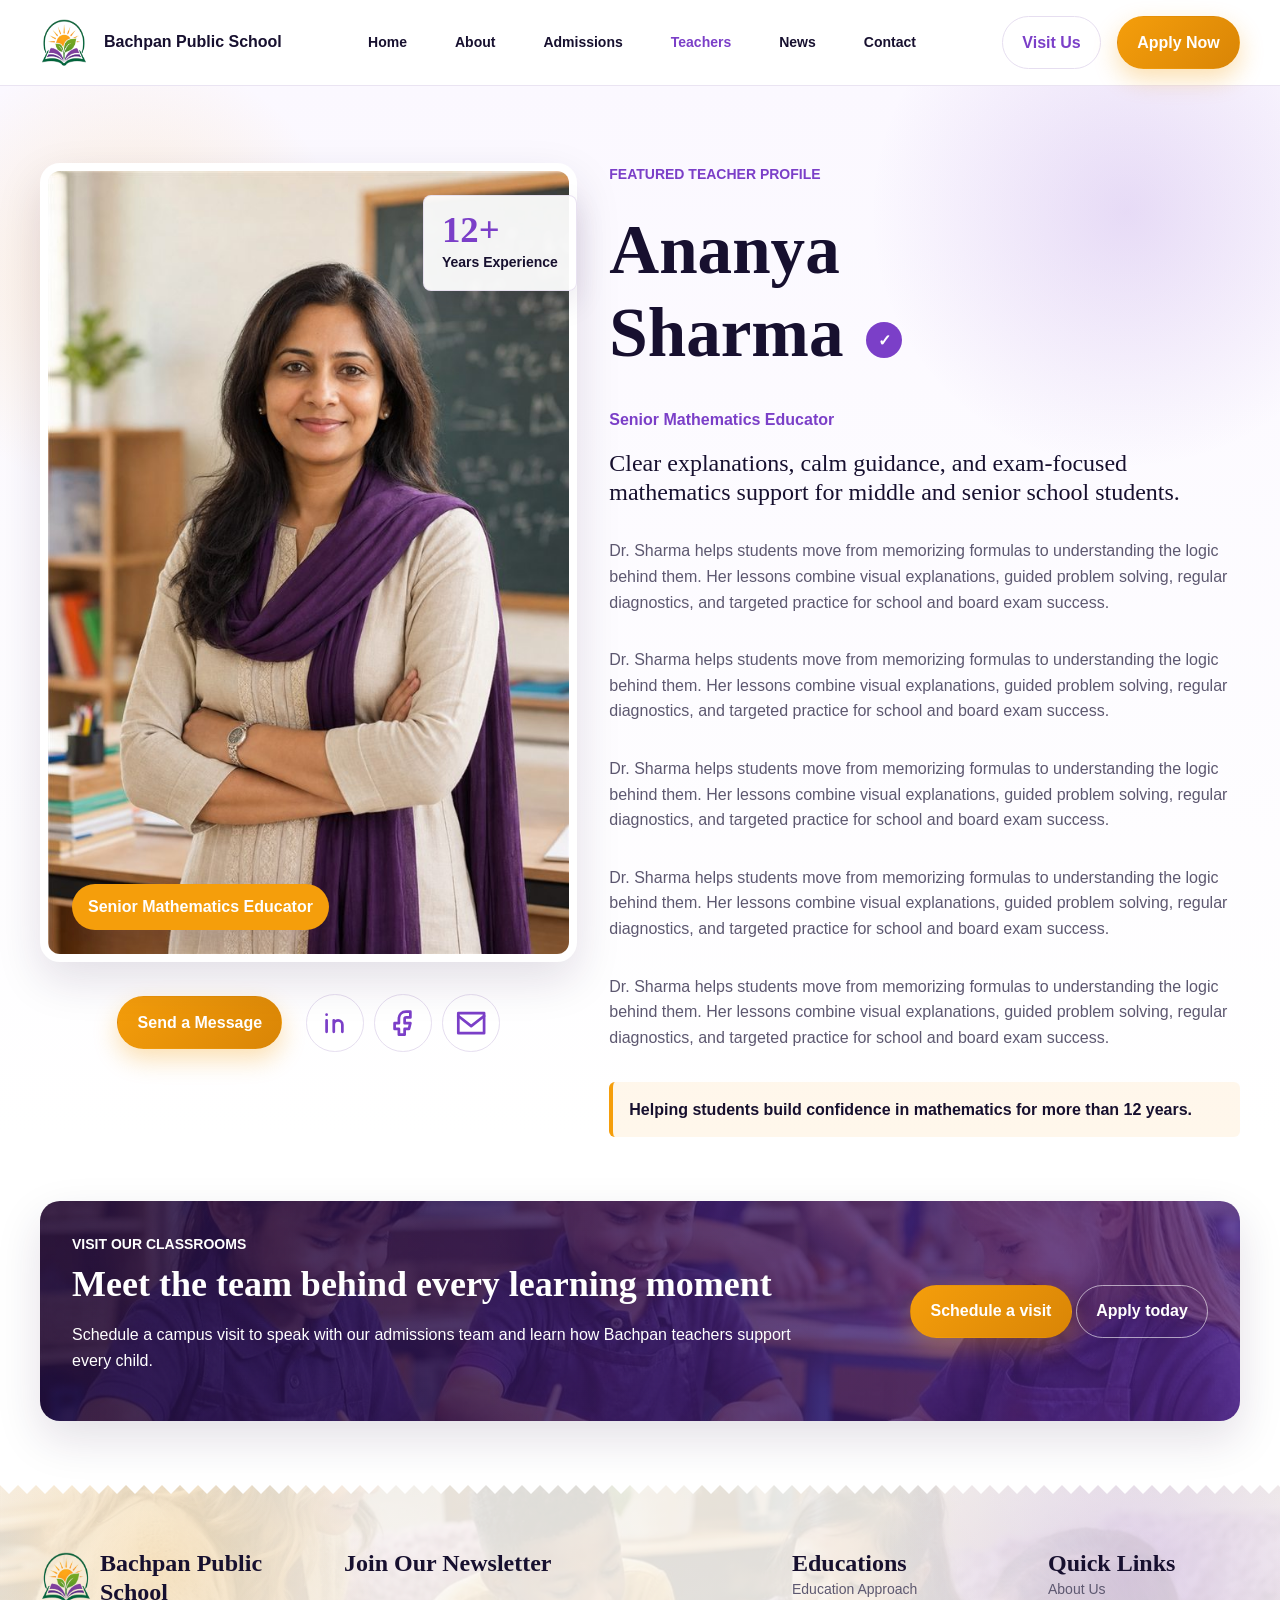
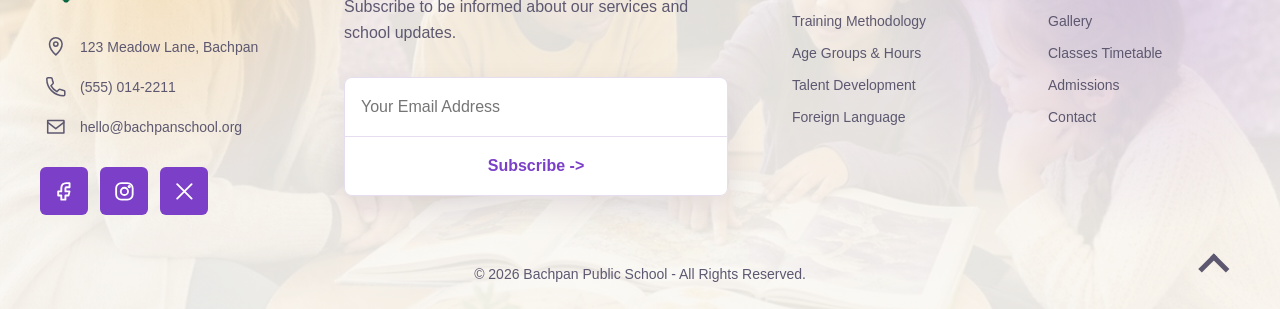
<file: teacher-details.html>
<!DOCTYPE html>
<html lang="en">
  <head>
    <meta charset="utf-8">
    <meta name="viewport" content="width=device-width, initial-scale=1">
    <title>Ananya Sharma | Bachpan Public School</title>
    <meta name="description" content="Meet Ananya Sharma, Senior Mathematics Educator at Bachpan Public School.">
    <link rel="stylesheet" href="assets/css/tokens.css">
    <link rel="stylesheet" href="assets/css/base.css">
    <link rel="stylesheet" href="assets/css/layout.css">
    <link rel="stylesheet" href="assets/css/components.css">
    <link rel="stylesheet" href="assets/css/utilities.css">
    <link rel="stylesheet" href="assets/css/responsive.css">
    <link rel="stylesheet" href="assets/css/pages/teacher-details.css">
  </head>
  <body id="top">
    <header class="site-header">
      <div class="container site-header__inner">
        <a class="site-header__branding" href="index.html">
          <img class="site-header__logo" src="assets/images/bachpan-logo.png" alt="Bachpan Public School logo" width="160" height="143" decoding="async">
          <span class="site-header__name">Bachpan Public School</span>
        </a>
        <button class="site-header__menu-toggle" type="button" aria-expanded="false" aria-controls="site-nav-menu" data-menu-toggle>
          <span class="screen-reader-text">Toggle navigation</span>
          <span class="site-header__menu-icon" aria-hidden="true"></span>
        </button>
        <nav class="primary-navigation" id="site-nav-menu" aria-label="Primary navigation">
          <ul class="primary-navigation__list">
            <li><a href="index.html">Home</a></li>
            <li><a href="about.html">About</a></li>
            <li><a href="admissions.html">Admissions</a></li>
            <li><a href="teachers.html" aria-current="page">Teachers</a></li>
            <li><a href="blog.html">News</a></li>
            <li><a href="contact.html">Contact</a></li>
          </ul>
        </nav>
        <div class="site-header__actions">
          <a class="button button--ghost" href="contact.html">Visit Us</a>
          <a class="button button--primary" href="admissions.html">Apply Now</a>
        </div>
      </div>
    </header>

    <main id="main-content" class="teacher-details">
      <section class="teacher-hero" aria-labelledby="teacher-name">
        <div class="container teacher-hero__grid">
          <div class="teacher-hero__visual">
            <!--div class="teacher-hero__shape" aria-hidden="true"></div-->
            <figure class="teacher-hero__portrait-wrap">
              <img class="teacher-hero__portrait" src="assets/images/teacher-ananya-sharma.jpg" alt="Ananya Sharma smiling in a mathematics classroom" width="639" height="960" decoding="async" loading="eager" fetchpriority="high">
              <figcaption>Senior Mathematics Educator</figcaption>
            </figure>
            <div class="teacher-hero__badge teacher-hero__badge--experience"><strong>12+</strong><span>Years Experience</span></div>
            <!--div class="teacher-hero__badge teacher-hero__badge--available">Available this week</div>
            <div class="teacher-hero__subject">Mathematics Expert</div-->
              <div class="teacher-hero__actions">
                <a class="button button--primary" href="mailto:ananya.sharma@bachpanschool.org">Send a Message</a>
                <!--a class="button button--secondary" href="mailto:ananya.sharma@bachpanschool.org">Send a Message</a-->
                <ul class="teacher-social" aria-label="Ananya Sharma social profile links">
                  <li><a href="#" aria-label="Ananya Sharma on LinkedIn"><svg viewBox="0 0 24 24" aria-hidden="true" focusable="false"><path d="M6 10v8M6 6v.1M11 18v-5a3 3 0 0 1 6 0v5M11 10v8"/></svg></a></li>
                  <li><a href="#" aria-label="Ananya Sharma on Facebook"><svg viewBox="0 0 24 24" aria-hidden="true" focusable="false"><path d="M14 8h3V4h-3c-3 0-5 2-5 5v3H6v4h3v4h4v-4h3l1-4h-4V9c0-.6.4-1 1-1Z"/></svg></a></li>
                  <li><a href="mailto:ananya.sharma@bachpanschool.org" aria-label="Email Ananya Sharma"><svg viewBox="0 0 24 24" aria-hidden="true" focusable="false"><path d="M3 5h18v14H3z"/><path d="m3 7 9 7 9-7"/></svg></a></li>
                </ul>
             </div>
          </div>

          <div class="teacher-hero__content">
            <p class="section-heading__eyebrow">Featured Teacher Profile</p>
            <h1 id="teacher-name">Ananya Sharma <span aria-label="Verified profile" title="Verified profile">&#10003;</span></h1>
            <p class="teacher-hero__title">Senior Mathematics Educator</p>
            <p class="teacher-hero__tagline">Clear explanations, calm guidance, and exam-focused mathematics support for middle and senior school students.</p>
            
            <p>Dr. Sharma helps students move from memorizing formulas to understanding the logic behind them. Her lessons combine visual explanations, guided problem solving, regular diagnostics, and targeted practice for school and board exam success.</p>
			      <p>Dr. Sharma helps students move from memorizing formulas to understanding the logic behind them. Her lessons combine visual explanations, guided problem solving, regular diagnostics, and targeted practice for school and board exam success.</p>
			      <p>Dr. Sharma helps students move from memorizing formulas to understanding the logic behind them. Her lessons combine visual explanations, guided problem solving, regular diagnostics, and targeted practice for school and board exam success.</p>
			      <p>Dr. Sharma helps students move from memorizing formulas to understanding the logic behind them. Her lessons combine visual explanations, guided problem solving, regular diagnostics, and targeted practice for school and board exam success.</p>
			      <p>Dr. Sharma helps students move from memorizing formulas to understanding the logic behind them. Her lessons combine visual explanations, guided problem solving, regular diagnostics, and targeted practice for school and board exam success.</p>
            <p class="teacher-hero__trust">Helping students build confidence in mathematics for more than 12 years.</p>
            
            
          </div>
        </div>
      </section>

      <section class="section-spacing">
        <div class="container teachers-final-cta">
          <div>
            <p class="section-heading__eyebrow">Visit our classrooms</p>
            <h2 class="section-heading__title">Meet the team behind every learning moment</h2>
            <p>Schedule a campus visit to speak with our admissions team and learn how Bachpan teachers support every child.</p>
          </div>
          <div class="admissions-callout__actions">
            <a class="button button--primary" href="contact.html">Schedule a visit</a>
            <a class="button button--secondary" href="admissions.html">Apply today</a>
          </div>
        </div>
      </section>

    </main>

    <footer class="site-footer">
      <div class="container site-footer__grid">
        <div class="site-footer__brand">
          <a class="site-footer__logo" href="index.html">
            <img src="assets/images/bachpan-logo.png" alt="Bachpan Public School logo" width="160" height="143" decoding="async" loading="lazy">
            <span>Bachpan Public School</span>
          </a>
          <ul class="site-footer__contact-list" aria-label="School contact details">
            <li>
              <span class="site-footer__icon" aria-hidden="true">
                <svg viewBox="0 0 24 24" focusable="false"><path d="M12 21s7-6.1 7-12A7 7 0 0 0 5 9c0 5.9 7 12 7 12Z"/><circle cx="12" cy="9" r="2.4"/></svg>
              </span>
              <span>123 Meadow Lane, Bachpan</span>
            </li>
            <li>
              <span class="site-footer__icon" aria-hidden="true">
                <svg viewBox="0 0 24 24" focusable="false"><path d="M6.6 10.8a15.8 15.8 0 0 0 6.6 6.6l2.2-2.2a1.4 1.4 0 0 1 1.5-.3 16 16 0 0 0 4 1.1 1.3 1.3 0 0 1 1.1 1.3v3.4a1.3 1.3 0 0 1-1.3 1.3A18.7 18.7 0 0 1 2 3.3 1.3 1.3 0 0 1 3.3 2h3.4A1.3 1.3 0 0 1 8 3.1a16 16 0 0 0 1.1 4 1.4 1.4 0 0 1-.3 1.5l-2.2 2.2Z"/></svg>
              </span>
              <a href="tel:+15550142211">(555) 014-2211</a>
            </li>
            <li>
              <span class="site-footer__icon" aria-hidden="true">
                <svg viewBox="0 0 24 24" focusable="false"><path d="M3 5h18v14H3z"/><path d="m3 7 9 7 9-7"/></svg>
              </span>
              <a href="mailto:hello@bachpanschool.org">hello@bachpanschool.org</a>
            </li>
          </ul>
          <ul class="site-footer__social" aria-label="Social links">
            <li>
              <a href="#" aria-label="Facebook">
                <svg viewBox="0 0 24 24" aria-hidden="true" focusable="false"><path d="M14 8h3V4h-3c-3 0-5 2-5 5v3H6v4h3v4h4v-4h3l1-4h-4V9c0-.6.4-1 1-1Z"/></svg>
              </a>
            </li>
            <li>
              <a href="#" aria-label="Instagram">
                <svg viewBox="0 0 24 24" aria-hidden="true" focusable="false"><rect x="4" y="4" width="16" height="16" rx="5"/><circle cx="12" cy="12" r="3.5"/><circle cx="16.7" cy="7.3" r="0.7"/></svg>
              </a>
            </li>
            <li>
              <a href="#" aria-label="X">
                <svg viewBox="0 0 24 24" aria-hidden="true" focusable="false"><path d="m5 5 14 14M19 5 5 19"/></svg>
              </a>
            </li>
          </ul>
        </div>

        <section class="site-footer__newsletter" aria-labelledby="footer-newsletter-heading">
          <h2 id="footer-newsletter-heading">Join Our Newsletter</h2>
          <p>Subscribe to be informed about our services and school updates.</p>
          <form class="site-footer__form" action="#" method="post">
            <label class="screen-reader-text" for="footer-email">Email address</label>
            <input id="footer-email" name="email" type="email" placeholder="Your Email Address" required>
            <button type="submit">Subscribe <span aria-hidden="true">-&gt;</span></button>
          </form>
        </section>

        <nav class="site-footer__nav" aria-labelledby="footer-education-heading">
          <h2 id="footer-education-heading">Educations</h2>
          <ul class="site-footer__list">
            <li><a href="academics.html">Education Approach</a></li>
            <li><a href="academics.html">Training Methodology</a></li>
            <li><a href="academics.html">Age Groups &amp; Hours</a></li>
            <li><a href="academics.html">Talent Development</a></li>
            <li><a href="academics.html">Foreign Language</a></li>
          </ul>
        </nav>

        <nav class="site-footer__nav" aria-labelledby="footer-quick-heading">
          <h2 id="footer-quick-heading">Quick Links</h2>
          <ul class="site-footer__list">
            <li><a href="about.html">About Us</a></li>
            <li><a href="blog.html">Gallery</a></li>
            <li><a href="academics.html">Classes Timetable</a></li>
            <li><a href="admissions.html">Admissions</a></li>
            <li><a href="contact.html">Contact</a></li>
          </ul>
        </nav>
      </div>
      <div class="container site-footer__bottom">
        <p>&copy; 2026 Bachpan Public School - All Rights Reserved.</p>
        <a class="site-footer__back-to-top" href="#top" aria-label="Back to top">
          <span aria-hidden="true"></span>
        </a>
      </div>
    </footer>

    <script src="assets/js/main.js"></script>
  </body>
</html>
</file>
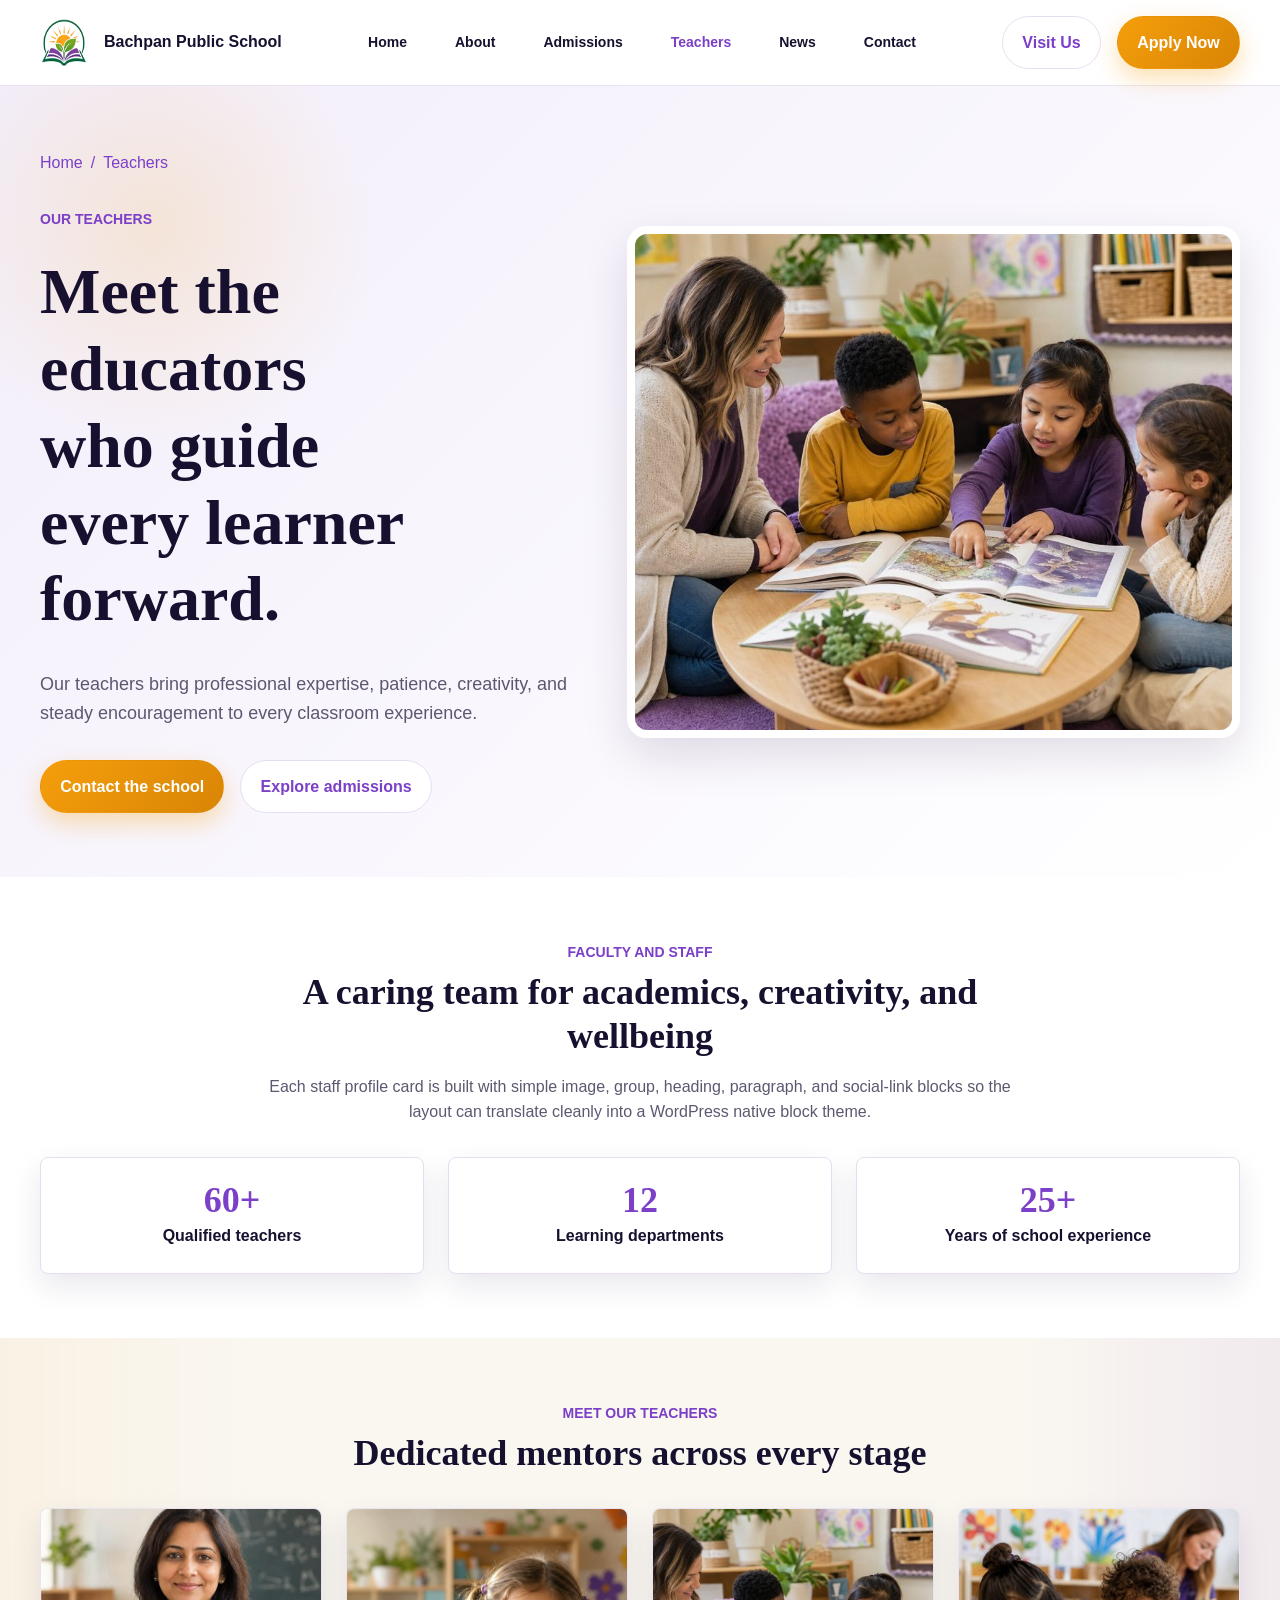
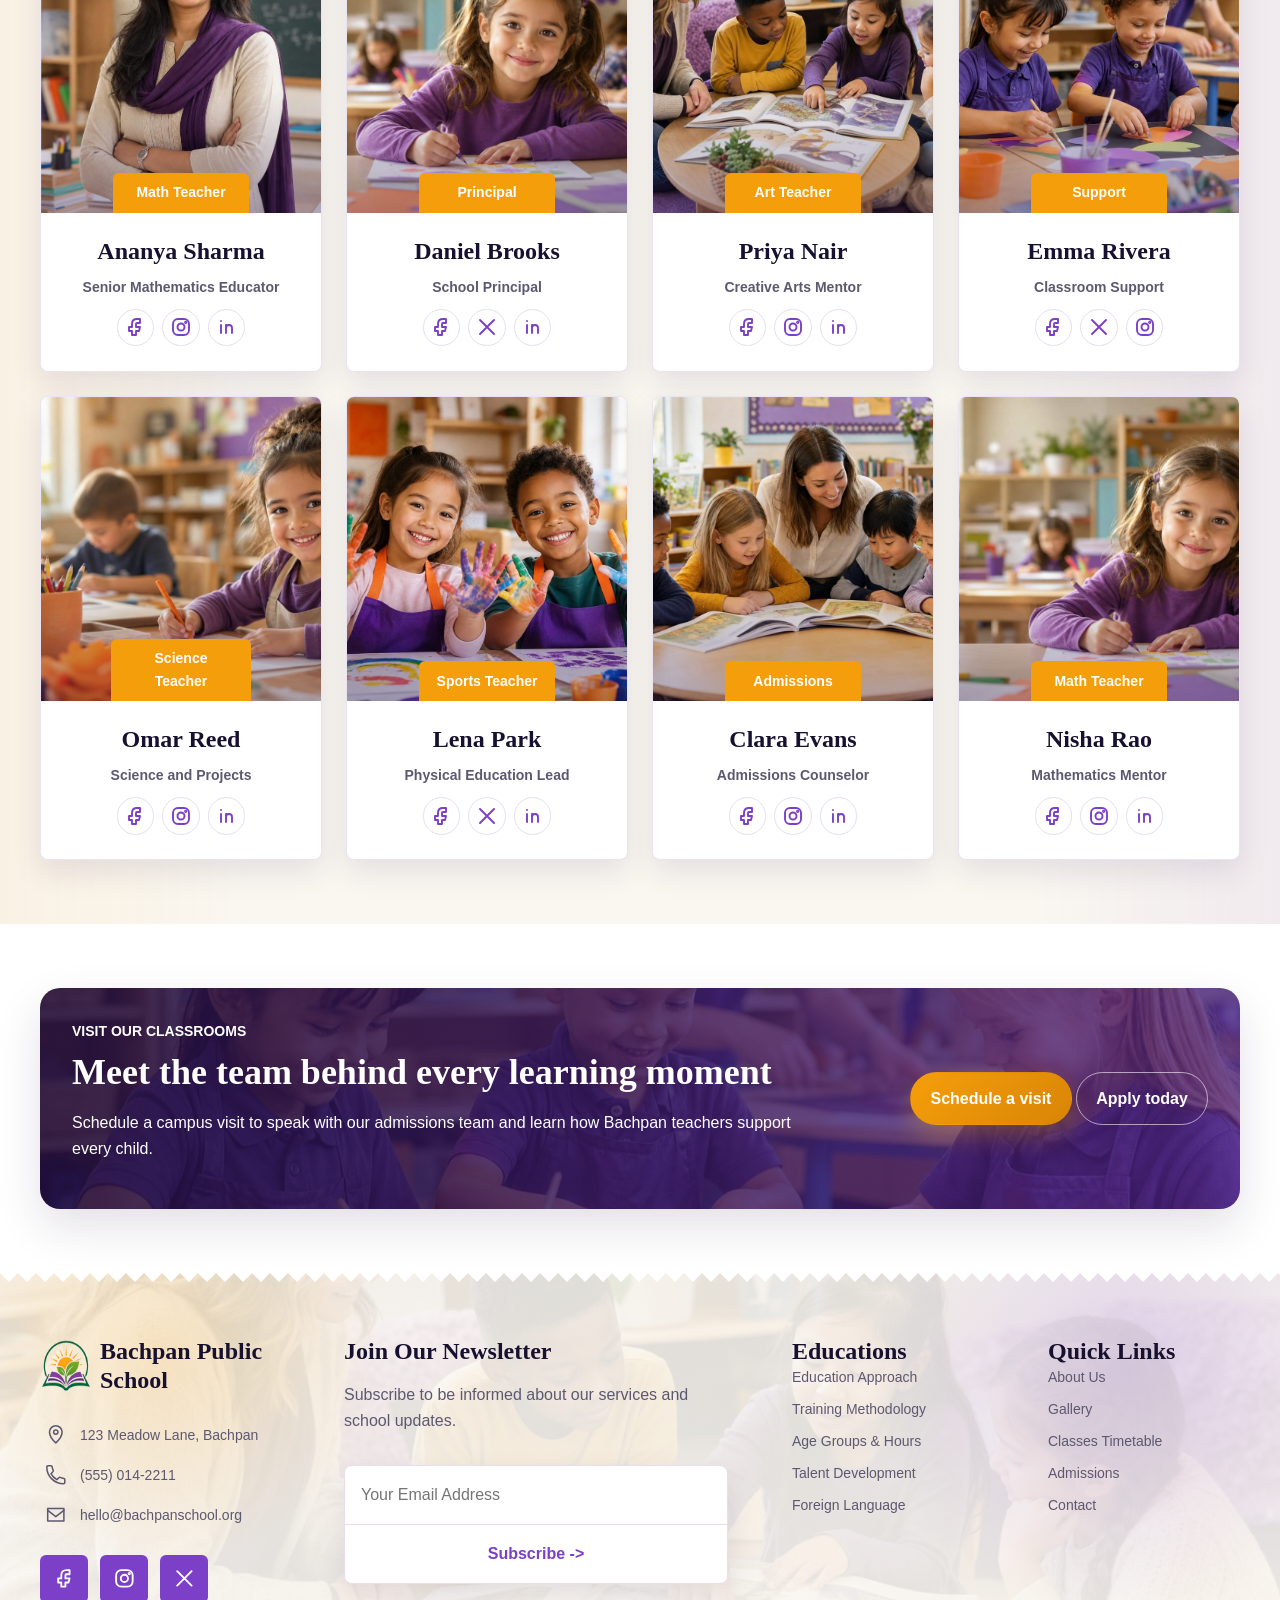
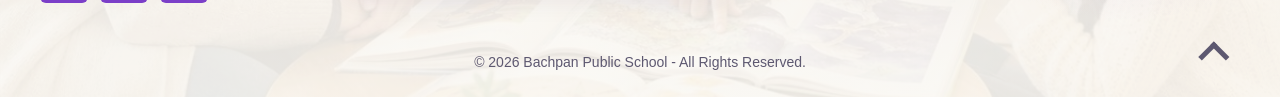
<file: teachers.html>
<!DOCTYPE html>
<html lang="en">
  <head>
    <meta charset="utf-8">
    <meta name="viewport" content="width=device-width, initial-scale=1">
    <title>Teachers | Bachpan Public School</title>
    <meta name="description" content="Meet the teachers and staff at Bachpan Public School.">
    <link rel="stylesheet" href="assets/css/tokens.css">
    <link rel="stylesheet" href="assets/css/base.css">
    <link rel="stylesheet" href="assets/css/layout.css">
    <link rel="stylesheet" href="assets/css/components.css">
    <link rel="stylesheet" href="assets/css/utilities.css">
    <link rel="stylesheet" href="assets/css/responsive.css">
  </head>
  <body id="top">
    <header class="site-header">
      <div class="container site-header__inner">
        <a class="site-header__branding" href="index.html">
          <img class="site-header__logo" src="assets/images/bachpan-logo.png" alt="Bachpan Public School logo" width="160" height="143" decoding="async">
          <span class="site-header__name">Bachpan Public School</span>
        </a>
        <button class="site-header__menu-toggle" type="button" aria-expanded="false" aria-controls="site-nav-menu" data-menu-toggle>
          <span class="screen-reader-text">Toggle navigation</span>
          <span class="site-header__menu-icon" aria-hidden="true"></span>
        </button>
        <nav class="primary-navigation" id="site-nav-menu" aria-label="Primary navigation">
          <ul class="primary-navigation__list">
            <li><a href="index.html">Home</a></li>
            <li><a href="about.html">About</a></li>
            <li><a href="admissions.html">Admissions</a></li>
            <li><a href="teachers.html" aria-current="page">Teachers</a></li>
            <li><a href="blog.html">News</a></li>
            <li><a href="contact.html">Contact</a></li>
          </ul>
        </nav>
        <div class="site-header__actions">
          <a class="button button--ghost" href="contact.html">Visit Us</a>
          <a class="button button--primary" href="admissions.html">Apply Now</a>
        </div>
      </div>
    </header>

    <main id="main-content">
      <section class="teachers-hero section-spacing" aria-labelledby="teachers-hero-heading">
        <div class="container teachers-hero__grid">
          <div class="teachers-hero__content">
            <nav class="breadcrumbs" aria-label="Breadcrumb">
              <a href="index.html">Home</a>
              <span aria-hidden="true">/</span>
              <span>Teachers</span>
            </nav>
            <p class="section-heading__eyebrow">Our Teachers</p>
            <h1 id="teachers-hero-heading">Meet the educators who guide every learner forward.</h1>
            <p>Our teachers bring professional expertise, patience, creativity, and steady encouragement to every classroom experience.</p>
            <div class="hero__actions">
              <a class="button button--primary" href="contact.html">Contact the school</a>
              <a class="button button--secondary" href="admissions.html">Explore admissions</a>
            </div>
          </div>
          <div class="teachers-hero__image">
            <img src="assets/images/kids-reading-table.jpg" alt="Teacher guiding young students during a reading activity" width="1200" height="800" decoding="async" loading="eager" fetchpriority="high">
          </div>
        </div>
      </section>

      <section class="section-spacing teachers-intro" aria-labelledby="teachers-intro-heading">
        <div class="container">
          <header class="section-heading text-center">
            <p class="section-heading__eyebrow">Faculty and staff</p>
            <h2 id="teachers-intro-heading" class="section-heading__title">A caring team for academics, creativity, and wellbeing</h2>
            <p>Each staff profile card is built with simple image, group, heading, paragraph, and social-link blocks so the layout can translate cleanly into a WordPress native block theme.</p>
          </header>
          <div class="teachers-highlights">
            <article><strong>60+</strong><span>Qualified teachers</span></article>
            <article><strong>12</strong><span>Learning departments</span></article>
            <article><strong>25+</strong><span>Years of school experience</span></article>
          </div>
        </div>
      </section>

      <section class="teacher-section teachers-listing section-spacing" aria-labelledby="teacher-list-heading">
        <div class="container">
          <header class="section-heading text-center teacher-section__heading">
            <p class="section-heading__eyebrow">Meet Our Teachers</p>
            <h2 id="teacher-list-heading" class="section-heading__title">Dedicated mentors across every stage</h2>
          </header>

          <div class="teacher-grid">
            <article class="teacher-card">
              <div class="teacher-card__media">
                <a class="teacher-card__media-link" href="teacher-details.html"><img src="assets/images/teacher-ananya-sharma.jpg" alt="Ananya Sharma in a mathematics classroom" width="639" height="960" decoding="async" loading="lazy"></a>
                <span>Math Teacher</span>
              </div>
              <div class="teacher-card__body">
                <h3><a class="teacher-card__name-link" href="teacher-details.html">Ananya Sharma</a></h3>
                <p>Senior Mathematics Educator</p>
                <ul class="teacher-card__social" aria-label="Ananya Sharma social links">
                  <li><a href="#" aria-label="Ananya Sharma on Facebook"><svg viewBox="0 0 24 24" aria-hidden="true" focusable="false"><path d="M14 8h3V4h-3c-3 0-5 2-5 5v3H6v4h3v4h4v-4h3l1-4h-4V9c0-.6.4-1 1-1Z"/></svg></a></li>
                  <li><a href="#" aria-label="Ananya Sharma on Instagram"><svg viewBox="0 0 24 24" aria-hidden="true" focusable="false"><rect x="4" y="4" width="16" height="16" rx="5"/><circle cx="12" cy="12" r="3.5"/><circle cx="16.7" cy="7.3" r="0.7"/></svg></a></li>
                  <li><a href="#" aria-label="Ananya Sharma on LinkedIn"><svg viewBox="0 0 24 24" aria-hidden="true" focusable="false"><path d="M6 10v8M6 6v.1M11 18v-5a3 3 0 0 1 6 0v5M11 10v8"/></svg></a></li>
                </ul>
              </div>
            </article>

            <article class="teacher-card">
              <div class="teacher-card__media">
                <a class="teacher-card__media-link" href="teacher-details.html"><img src="assets/images/hero-kids-center.jpg" alt="Daniel Brooks supporting creative classroom activities" width="1200" height="658" decoding="async" loading="lazy"></a>
                <span>Principal</span>
              </div>
              <div class="teacher-card__body">
                <h3><a class="teacher-card__name-link" href="teacher-details.html">Daniel Brooks</a></h3>
                <p>School Principal</p>
                <ul class="teacher-card__social" aria-label="Daniel Brooks social links">
                  <li><a href="#" aria-label="Daniel Brooks on Facebook"><svg viewBox="0 0 24 24" aria-hidden="true" focusable="false"><path d="M14 8h3V4h-3c-3 0-5 2-5 5v3H6v4h3v4h4v-4h3l1-4h-4V9c0-.6.4-1 1-1Z"/></svg></a></li>
                  <li><a href="#" aria-label="Daniel Brooks on X"><svg viewBox="0 0 24 24" aria-hidden="true" focusable="false"><path d="m5 5 14 14M19 5 5 19"/></svg></a></li>
                  <li><a href="#" aria-label="Daniel Brooks on LinkedIn"><svg viewBox="0 0 24 24" aria-hidden="true" focusable="false"><path d="M6 10v8M6 6v.1M11 18v-5a3 3 0 0 1 6 0v5M11 10v8"/></svg></a></li>
                </ul>
              </div>
            </article>

            <article class="teacher-card">
              <div class="teacher-card__media">
                <a class="teacher-card__media-link" href="teacher-details.html"><img src="assets/images/kids-painted-hands.jpg" alt="Priya Nair leading a colorful creative lesson" width="1200" height="800" decoding="async" loading="lazy"></a>
                <span>Art Teacher</span>
              </div>
              <div class="teacher-card__body">
                <h3><a class="teacher-card__name-link" href="teacher-details.html">Priya Nair</a></h3>
                <p>Creative Arts Mentor</p>
                <ul class="teacher-card__social" aria-label="Priya Nair social links">
                  <li><a href="#" aria-label="Priya Nair on Facebook"><svg viewBox="0 0 24 24" aria-hidden="true" focusable="false"><path d="M14 8h3V4h-3c-3 0-5 2-5 5v3H6v4h3v4h4v-4h3l1-4h-4V9c0-.6.4-1 1-1Z"/></svg></a></li>
                  <li><a href="#" aria-label="Priya Nair on Instagram"><svg viewBox="0 0 24 24" aria-hidden="true" focusable="false"><rect x="4" y="4" width="16" height="16" rx="5"/><circle cx="12" cy="12" r="3.5"/><circle cx="16.7" cy="7.3" r="0.7"/></svg></a></li>
                  <li><a href="#" aria-label="Priya Nair on LinkedIn"><svg viewBox="0 0 24 24" aria-hidden="true" focusable="false"><path d="M6 10v8M6 6v.1M11 18v-5a3 3 0 0 1 6 0v5M11 10v8"/></svg></a></li>
                </ul>
              </div>
            </article>

            <article class="teacher-card">
              <div class="teacher-card__media">
                <a class="teacher-card__media-link" href="teacher-details.html"><img src="assets/images/gallery-reading.jpg" alt="Emma Rivera helping students during reading time" width="1200" height="800" decoding="async" loading="lazy"></a>
                <span>Support</span>
              </div>
              <div class="teacher-card__body">
                <h3><a class="teacher-card__name-link" href="teacher-details.html">Emma Rivera</a></h3>
                <p>Classroom Support</p>
                <ul class="teacher-card__social" aria-label="Emma Rivera social links">
                  <li><a href="#" aria-label="Emma Rivera on Facebook"><svg viewBox="0 0 24 24" aria-hidden="true" focusable="false"><path d="M14 8h3V4h-3c-3 0-5 2-5 5v3H6v4h3v4h4v-4h3l1-4h-4V9c0-.6.4-1 1-1Z"/></svg></a></li>
                  <li><a href="#" aria-label="Emma Rivera on X"><svg viewBox="0 0 24 24" aria-hidden="true" focusable="false"><path d="m5 5 14 14M19 5 5 19"/></svg></a></li>
                  <li><a href="#" aria-label="Emma Rivera on Instagram"><svg viewBox="0 0 24 24" aria-hidden="true" focusable="false"><rect x="4" y="4" width="16" height="16" rx="5"/><circle cx="12" cy="12" r="3.5"/><circle cx="16.7" cy="7.3" r="0.7"/></svg></a></li>
                </ul>
              </div>
            </article>

            <article class="teacher-card">
              <div class="teacher-card__media">
                <a class="teacher-card__media-link" href="teacher-details.html"><img src="assets/images/gallery-classroom.jpg" alt="Omar Reed helping students with classroom projects" width="1200" height="658" decoding="async" loading="lazy"></a>
                <span>Science Teacher</span>
              </div>
              <div class="teacher-card__body">
                <h3><a class="teacher-card__name-link" href="teacher-details.html">Omar Reed</a></h3>
                <p>Science and Projects</p>
                <ul class="teacher-card__social" aria-label="Omar Reed social links">
                  <li><a href="#" aria-label="Omar Reed on Facebook"><svg viewBox="0 0 24 24" aria-hidden="true" focusable="false"><path d="M14 8h3V4h-3c-3 0-5 2-5 5v3H6v4h3v4h4v-4h3l1-4h-4V9c0-.6.4-1 1-1Z"/></svg></a></li>
                  <li><a href="#" aria-label="Omar Reed on Instagram"><svg viewBox="0 0 24 24" aria-hidden="true" focusable="false"><rect x="4" y="4" width="16" height="16" rx="5"/><circle cx="12" cy="12" r="3.5"/><circle cx="16.7" cy="7.3" r="0.7"/></svg></a></li>
                  <li><a href="#" aria-label="Omar Reed on LinkedIn"><svg viewBox="0 0 24 24" aria-hidden="true" focusable="false"><path d="M6 10v8M6 6v.1M11 18v-5a3 3 0 0 1 6 0v5M11 10v8"/></svg></a></li>
                </ul>
              </div>
            </article>

            <article class="teacher-card">
              <div class="teacher-card__media">
                <a class="teacher-card__media-link" href="teacher-details.html"><img src="assets/images/gallery-activities.jpg" alt="Lena Park guiding students during outdoor school activities" width="1200" height="800" decoding="async" loading="lazy"></a>
                <span>Sports Teacher</span>
              </div>
              <div class="teacher-card__body">
                <h3><a class="teacher-card__name-link" href="teacher-details.html">Lena Park</a></h3>
                <p>Physical Education Lead</p>
                <ul class="teacher-card__social" aria-label="Lena Park social links">
                  <li><a href="#" aria-label="Lena Park on Facebook"><svg viewBox="0 0 24 24" aria-hidden="true" focusable="false"><path d="M14 8h3V4h-3c-3 0-5 2-5 5v3H6v4h3v4h4v-4h3l1-4h-4V9c0-.6.4-1 1-1Z"/></svg></a></li>
                  <li><a href="#" aria-label="Lena Park on X"><svg viewBox="0 0 24 24" aria-hidden="true" focusable="false"><path d="m5 5 14 14M19 5 5 19"/></svg></a></li>
                  <li><a href="#" aria-label="Lena Park on LinkedIn"><svg viewBox="0 0 24 24" aria-hidden="true" focusable="false"><path d="M6 10v8M6 6v.1M11 18v-5a3 3 0 0 1 6 0v5M11 10v8"/></svg></a></li>
                </ul>
              </div>
            </article>

            <article class="teacher-card">
              <div class="teacher-card__media">
                <a class="teacher-card__media-link" href="teacher-details.html"><img src="assets/images/gallery-bright-classroom.jpg" alt="Clara Evans welcoming families in a bright classroom" width="1200" height="800" decoding="async" loading="lazy"></a>
                <span>Admissions</span>
              </div>
              <div class="teacher-card__body">
                <h3><a class="teacher-card__name-link" href="teacher-details.html">Clara Evans</a></h3>
                <p>Admissions Counselor</p>
                <ul class="teacher-card__social" aria-label="Clara Evans social links">
                  <li><a href="#" aria-label="Clara Evans on Facebook"><svg viewBox="0 0 24 24" aria-hidden="true" focusable="false"><path d="M14 8h3V4h-3c-3 0-5 2-5 5v3H6v4h3v4h4v-4h3l1-4h-4V9c0-.6.4-1 1-1Z"/></svg></a></li>
                  <li><a href="#" aria-label="Clara Evans on Instagram"><svg viewBox="0 0 24 24" aria-hidden="true" focusable="false"><rect x="4" y="4" width="16" height="16" rx="5"/><circle cx="12" cy="12" r="3.5"/><circle cx="16.7" cy="7.3" r="0.7"/></svg></a></li>
                  <li><a href="#" aria-label="Clara Evans on LinkedIn"><svg viewBox="0 0 24 24" aria-hidden="true" focusable="false"><path d="M6 10v8M6 6v.1M11 18v-5a3 3 0 0 1 6 0v5M11 10v8"/></svg></a></li>
                </ul>
              </div>
            </article>

            <article class="teacher-card">
              <div class="teacher-card__media">
                <a class="teacher-card__media-link" href="teacher-details.html"><img src="assets/images/hero-kids-center.jpg" alt="Nisha Rao supporting students in a classroom learning activity" width="1200" height="658" decoding="async" loading="lazy"></a>
                <span>Math Teacher</span>
              </div>
              <div class="teacher-card__body">
                <h3><a class="teacher-card__name-link" href="teacher-details.html">Nisha Rao</a></h3>
                <p>Mathematics Mentor</p>
                <ul class="teacher-card__social" aria-label="Nisha Rao social links">
                  <li><a href="#" aria-label="Nisha Rao on Facebook"><svg viewBox="0 0 24 24" aria-hidden="true" focusable="false"><path d="M14 8h3V4h-3c-3 0-5 2-5 5v3H6v4h3v4h4v-4h3l1-4h-4V9c0-.6.4-1 1-1Z"/></svg></a></li>
                  <li><a href="#" aria-label="Nisha Rao on Instagram"><svg viewBox="0 0 24 24" aria-hidden="true" focusable="false"><rect x="4" y="4" width="16" height="16" rx="5"/><circle cx="12" cy="12" r="3.5"/><circle cx="16.7" cy="7.3" r="0.7"/></svg></a></li>
                  <li><a href="#" aria-label="Nisha Rao on LinkedIn"><svg viewBox="0 0 24 24" aria-hidden="true" focusable="false"><path d="M6 10v8M6 6v.1M11 18v-5a3 3 0 0 1 6 0v5M11 10v8"/></svg></a></li>
                </ul>
              </div>
            </article>
          </div>
        </div>
      </section>

      <section class="section-spacing">
        <div class="container teachers-final-cta">
          <div>
            <p class="section-heading__eyebrow">Visit our classrooms</p>
            <h2 class="section-heading__title">Meet the team behind every learning moment</h2>
            <p>Schedule a campus visit to speak with our admissions team and learn how Bachpan teachers support every child.</p>
          </div>
          <div class="admissions-callout__actions">
            <a class="button button--primary" href="contact.html">Schedule a visit</a>
            <a class="button button--secondary" href="admissions.html">Apply today</a>
          </div>
        </div>
      </section>
    </main>

    <footer class="site-footer">
      <div class="container site-footer__grid">
        <div class="site-footer__brand">
          <a class="site-footer__logo" href="index.html">
            <img src="assets/images/bachpan-logo.png" alt="Bachpan Public School logo" width="160" height="143" decoding="async" loading="lazy">
            <span>Bachpan Public School</span>
          </a>
          <ul class="site-footer__contact-list" aria-label="School contact details">
            <li>
              <span class="site-footer__icon" aria-hidden="true">
                <svg viewBox="0 0 24 24" focusable="false"><path d="M12 21s7-6.1 7-12A7 7 0 0 0 5 9c0 5.9 7 12 7 12Z"/><circle cx="12" cy="9" r="2.4"/></svg>
              </span>
              <span>123 Meadow Lane, Bachpan</span>
            </li>
            <li>
              <span class="site-footer__icon" aria-hidden="true">
                <svg viewBox="0 0 24 24" focusable="false"><path d="M6.6 10.8a15.8 15.8 0 0 0 6.6 6.6l2.2-2.2a1.4 1.4 0 0 1 1.5-.3 16 16 0 0 0 4 1.1 1.3 1.3 0 0 1 1.1 1.3v3.4a1.3 1.3 0 0 1-1.3 1.3A18.7 18.7 0 0 1 2 3.3 1.3 1.3 0 0 1 3.3 2h3.4A1.3 1.3 0 0 1 8 3.1a16 16 0 0 0 1.1 4 1.4 1.4 0 0 1-.3 1.5l-2.2 2.2Z"/></svg>
              </span>
              <a href="tel:+15550142211">(555) 014-2211</a>
            </li>
            <li>
              <span class="site-footer__icon" aria-hidden="true">
                <svg viewBox="0 0 24 24" focusable="false"><path d="M3 5h18v14H3z"/><path d="m3 7 9 7 9-7"/></svg>
              </span>
              <a href="mailto:hello@bachpanschool.org">hello@bachpanschool.org</a>
            </li>
          </ul>
          <ul class="site-footer__social" aria-label="Social links">
            <li>
              <a href="#" aria-label="Facebook">
                <svg viewBox="0 0 24 24" aria-hidden="true" focusable="false"><path d="M14 8h3V4h-3c-3 0-5 2-5 5v3H6v4h3v4h4v-4h3l1-4h-4V9c0-.6.4-1 1-1Z"/></svg>
              </a>
            </li>
            <li>
              <a href="#" aria-label="Instagram">
                <svg viewBox="0 0 24 24" aria-hidden="true" focusable="false"><rect x="4" y="4" width="16" height="16" rx="5"/><circle cx="12" cy="12" r="3.5"/><circle cx="16.7" cy="7.3" r="0.7"/></svg>
              </a>
            </li>
            <li>
              <a href="#" aria-label="X">
                <svg viewBox="0 0 24 24" aria-hidden="true" focusable="false"><path d="m5 5 14 14M19 5 5 19"/></svg>
              </a>
            </li>
          </ul>
        </div>

        <section class="site-footer__newsletter" aria-labelledby="footer-newsletter-heading">
          <h2 id="footer-newsletter-heading">Join Our Newsletter</h2>
          <p>Subscribe to be informed about our services and school updates.</p>
          <form class="site-footer__form" action="#" method="post">
            <label class="screen-reader-text" for="footer-email">Email address</label>
            <input id="footer-email" name="email" type="email" placeholder="Your Email Address" required>
            <button type="submit">Subscribe <span aria-hidden="true">-&gt;</span></button>
          </form>
        </section>

        <nav class="site-footer__nav" aria-labelledby="footer-education-heading">
          <h2 id="footer-education-heading">Educations</h2>
          <ul class="site-footer__list">
            <li><a href="academics.html">Education Approach</a></li>
            <li><a href="academics.html">Training Methodology</a></li>
            <li><a href="academics.html">Age Groups &amp; Hours</a></li>
            <li><a href="academics.html">Talent Development</a></li>
            <li><a href="academics.html">Foreign Language</a></li>
          </ul>
        </nav>

        <nav class="site-footer__nav" aria-labelledby="footer-quick-heading">
          <h2 id="footer-quick-heading">Quick Links</h2>
          <ul class="site-footer__list">
            <li><a href="about.html">About Us</a></li>
            <li><a href="blog.html">Gallery</a></li>
            <li><a href="academics.html">Classes Timetable</a></li>
            <li><a href="admissions.html">Admissions</a></li>
            <li><a href="contact.html">Contact</a></li>
          </ul>
        </nav>
      </div>
      <div class="container site-footer__bottom">
        <p>&copy; 2026 Bachpan Public School - All Rights Reserved.</p>
        <a class="site-footer__back-to-top" href="#top" aria-label="Back to top">
          <span aria-hidden="true"></span>
        </a>
      </div>
    </footer>

    <script src="assets/js/main.js"></script>
  </body>
</html>
</file>
<file: assets/css/tokens.css>
:root {
  --color-primary: #7b3fc8;
  --color-primary-dark: #231041;
  --color-secondary: #f59e0b;
  --color-heading: #17102f;
  --color-text: #5d5870;
  --color-background: #ffffff;
  --color-surface: #faf7f1;
  --color-surface-alt: #f2edfb;
  --color-border: #e6def0;
  --color-accent: #ffe5a3;

  --font-family-body: Arial, Helvetica, sans-serif;
  --font-family-heading: Georgia, "Times New Roman", serif;

  --font-size-small: 0.875rem;
  --font-size-base: 1rem;
  --font-size-medium: 1.125rem;
  --font-size-large: 1.5rem;
  --font-size-heading: clamp(2rem, 4vw, 3.25rem);
  --font-size-section: clamp(1.5rem, 3vw, 2.25rem);

  --line-height-tight: 1.2;
  --line-height-base: 1.6;
  --line-height-loose: 1.8;

  --space-1: 0.5rem;
  --space-2: 1rem;
  --space-3: 1.5rem;
  --space-4: 2rem;
  --space-5: 3rem;
  --space-6: 4rem;

  --content-width: 760px;
  --wide-width: 1200px;

  --radius-small: 0.375rem;
  --radius-medium: 0.5rem;
  --radius-large: 1.25rem;

  --shadow-soft: 0 12px 30px rgba(35, 16, 65, 0.1);
  --shadow-card: 0 18px 45px rgba(35, 16, 65, 0.13);

  --transition-base: 180ms ease;

  --breakpoint-mobile: 48rem;
}
</file>
<file: assets/css/base.css>
* {
  box-sizing: border-box;
}

html {
  color-scheme: light;
  scroll-behavior: smooth;
}

body {
  margin: 0;
  font-family: var(--font-family-body);
  font-size: var(--font-size-base);
  line-height: var(--line-height-base);
  color: var(--color-text);
  background: var(--color-background);
}

body.has-gallery-modal {
  overflow: hidden;
}

img {
  display: block;
  max-width: 100%;
  height: auto;
}

a {
  color: var(--color-primary);
  text-decoration: none;
}

a:hover,
a:focus-visible {
  text-decoration: underline;
}

h1,
h2,
h3,
h4,
h5,
h6 {
  margin: 0 0 var(--space-2);
  color: var(--color-heading);
  font-family: var(--font-family-heading);
  line-height: var(--line-height-tight);
}

p,
ul,
ol,
blockquote {
  margin: 0 0 var(--space-2);
}

button,
input,
textarea,
select {
  font: inherit;
}

button {
  cursor: pointer;
}

:focus-visible {
  outline: 3px solid var(--color-secondary);
  outline-offset: 2px;
}

::selection {
  background: var(--color-accent);
}

@media (prefers-reduced-motion: reduce) {
  *, *::before, *::after {
    scroll-behavior: auto !important;
    transition-duration: 0.01ms !important;
    animation-duration: 0.01ms !important;
  }
}
</file>
<file: assets/css/layout.css>
.container {
  width: min(100% - 2rem, var(--wide-width));
  margin-inline: auto;
}

.section-spacing {
  padding: var(--space-6) 0;
}

.page-hero {
  padding: var(--space-6) 0;
  background: linear-gradient(135deg, var(--color-surface-alt), var(--color-background));
}

.page-hero__content {
  max-width: var(--content-width);
}

.hero__grid,
.intro-grid,
.principal-message__grid,
.two-column-layout,
.content-sidebar-layout {
  display: grid;
  gap: var(--space-4);
}

.card-grid {
  display: grid;
  gap: var(--space-4);
}

.stats-grid {
  display: grid;
  gap: var(--space-3);
}

.site-header__inner,
.announcement-bar__inner,
.site-footer__grid,
.site-footer__bottom,
.site-header__actions,
.primary-navigation__list,
.hero__actions,
.admissions-callout__content {
  display: flex;
  gap: var(--space-2);
}

.site-header__inner,
.announcement-bar__inner,
.site-footer__bottom {
  align-items: center;
  justify-content: space-between;
}

.site-footer__grid {
  align-items: start;
}

.primary-navigation__list {
  list-style: none;
  padding: 0;
  margin: 0;
}
</file>
<file: assets/css/components.css>
.announcement-bar {
  position: relative;
  overflow: hidden;
  background:
    linear-gradient(90deg, rgba(245, 158, 11, 0.2), transparent 18%, transparent 82%, rgba(123, 63, 200, 0.24)),
    var(--color-primary-dark);
  color: var(--color-background);
  font-size: var(--font-size-small);
}

.announcement-bar::after {
  position: absolute;
  inset-inline: 0;
  bottom: 0;
  height: 1px;
  background: linear-gradient(90deg, transparent, rgba(255, 229, 163, 0.72), transparent);
  content: "";
}

.announcement-bar p {
  display: inline-flex;
  align-items: center;
  gap: 0.45rem;
  margin: 0;
  color: rgba(255, 255, 255, 0.86);
  font-weight: 700;
  letter-spacing: 0;
}

.announcement-bar p::before {
  width: 0.45rem;
  height: 0.45rem;
  border-radius: 50%;
  background: var(--color-secondary);
  box-shadow: 0 0 0 0.25rem rgba(245, 158, 11, 0.14);
  content: "";
}

.announcement-bar a {
  display: inline-flex;
  align-items: center;
  min-height: 2rem;
  padding: 0.35rem 0.75rem;
  border: 1px solid rgba(255, 255, 255, 0.18);
  border-radius: var(--radius-small);
  background: rgba(255, 255, 255, 0.1);
  color: var(--color-background);
  font-weight: 800;
  line-height: 1.1;
  transition: var(--transition-base);
}

.announcement-bar a::after {
  margin-left: 0.45rem;
  content: "\2192";
}

.announcement-bar a:hover,
.announcement-bar a:focus-visible {
  background: var(--color-secondary);
  color: var(--color-primary-dark);
  text-decoration: none;
  transform: translateY(-1px);
}

.announcement-bar__inner {
  position: relative;
  z-index: 1;
  min-height: 3rem;
  padding: 0.45rem 0;
}

.site-header {
  position: relative;
  z-index: 10;
  background: rgba(255, 255, 255, 0.96);
  backdrop-filter: blur(8px);
  border-bottom: 1px solid rgba(230, 222, 240, 0.82);
}

.site-header__inner {
  padding: var(--space-2) 0;
}

.site-header__branding {
  display: inline-flex;
  align-items: center;
  gap: var(--space-2);
  color: var(--color-heading);
  font-weight: 700;
}

.site-header__name {
  max-width: 13rem;
  line-height: 1.15;
}

.site-header__logo {
  width: 48px;
  height: 48px;
}

.site-header__menu-toggle {
  display: none;
  background: transparent;
  border: 0;
  padding: 0;
}

.site-header__menu-icon,
.site-header__menu-icon::before,
.site-header__menu-icon::after {
  display: block;
  width: 24px;
  height: 2px;
  background: var(--color-heading);
  content: "";
  transition: var(--transition-base);
}

.site-header__menu-icon::before {
  transform: translateY(-6px);
}

.site-header__menu-icon::after {
  transform: translateY(4px);
}

.primary-navigation__list {
  justify-content: center;
  flex-wrap: wrap;
}

.primary-navigation a {
  color: var(--color-heading);
  padding: var(--space-1) var(--space-2);
  display: inline-block;
  font-size: var(--font-size-small);
  font-weight: 700;
}

.primary-navigation a[aria-current="page"] {
  color: var(--color-primary);
}

.button {
  display: inline-flex;
  align-items: center;
  justify-content: center;
  padding: 0.8rem 1.2rem;
  border-radius: 999px;
  border: 1px solid transparent;
  font-weight: 700;
  transition: var(--transition-base);
}

.button:hover,
.button:focus-visible {
  text-decoration: none;
  transform: translateY(-1px);
}

.button--primary {
  background: linear-gradient(135deg, var(--color-secondary), #d98506);
  color: var(--color-background);
  box-shadow: 0 10px 24px rgba(245, 158, 11, 0.32);
}

.button--secondary {
  background: var(--color-background);
  color: var(--color-primary);
  border-color: var(--color-border);
}

.button--ghost {
  background: transparent;
  color: var(--color-primary);
  border-color: var(--color-border);
}

.hero {
  padding: var(--space-6) 0;
  background: linear-gradient(135deg, var(--color-surface-alt), var(--color-background));
}

.hero--home {
  padding: var(--space-4) 0 var(--space-5);
  background:
    radial-gradient(circle at 9% 26%, rgba(245, 158, 11, 0.16), transparent 9rem),
    radial-gradient(circle at 90% 20%, rgba(123, 63, 200, 0.14), transparent 10rem),
    linear-gradient(180deg, #fbf8ff 0%, #ffffff 100%);
}

.hero__stage {
  position: relative;
  display: grid;
  min-height: 620px;
  overflow: hidden;
  border-radius:1.25rem;
  background:
    linear-gradient(90deg, rgba(36, 17, 62, 0.44) 0%, rgba(36, 17, 62, 0.2) 42%, rgba(36, 17, 62, 0.08) 100%),
    url("../images/hero-kids-center.jpg") center / cover no-repeat;
  box-shadow: var(--shadow-card);
}

.hero__stage::before,
.hero__stage::after {
  position: absolute;
  z-index: 1;
  color: rgba(35, 16, 65, 0.24);
  font-weight: 700;
  pointer-events: none;
}

.hero__stage::before {
  content: "\2726";
  top: 4.75rem;
  left: 3rem;
  font-size: 2rem;
  color: var(--color-secondary);
}

.hero__stage::after {
  content: "\219D";
  right: 5rem;
  bottom: 7rem;
  font-size: 4rem;
}

.hero--home .hero__content {
  position: relative;
  z-index: 2;
  align-self: center;
  max-width: 34rem;
  margin-left: clamp(1rem, 8vw, 5.5rem);
  padding: clamp(1.5rem, 4vw, 2.5rem);
  border: 2px dashed rgba(123, 63, 200, 0.18);
  border-radius: 1.35rem;
  background: rgba(255, 255, 255, 0.94);
  box-shadow: 0 24px 56px rgba(35, 16, 65, 0.2);
}

.hero--home .hero__content::after {
  position: absolute;
  left: 42%;
  bottom: -1.55rem;
  width: 3.5rem;
  height: 3.5rem;
  border-right: 2px dashed rgba(123, 63, 200, 0.18);
  border-bottom: 2px dashed rgba(123, 63, 200, 0.18);
  border-radius: 0 0 1rem 0;
  background: rgb(250 247 246);
  content: "";
  transform: rotate(45deg);
}

.hero__eyebrow {
  display: inline-flex;
  align-items: center;
  width: fit-content;
  margin-bottom: var(--space-2);
  padding: 0.45rem 0.8rem;
  border-radius: 999px;
  background: rgba(123, 63, 200, 0.11);
  color: var(--color-primary);
  font-size: var(--font-size-small);
  font-weight: 800;
  text-transform: uppercase;
}

.hero__title {
  font-size: var(--font-size-heading);
  max-width: 13ch;
}

.hero--home .hero__title {
  font-size: clamp(2.35rem, 5vw, 4.25rem);
  letter-spacing: 0;
}

.hero__description {
  font-size: var(--font-size-medium);
  max-width: 60ch;
}

.hero__portrait {
  position: absolute;
  right: 2rem;
  top: 9.5rem;
  z-index: 2;
  width: min(18vw, 12rem);
  aspect-ratio: 1;
  border-radius: 50%;
  background: var(--color-secondary);
  padding: 0.55rem;
  box-shadow: 0 24px 50px rgba(35, 16, 65, 0.22);
}

.hero__portrait img {
  width: 100%;
  height: 100%;
  object-fit: cover;
  border-radius: 50%;
}

.hero-note {
  position: absolute;
  left: 30%;
  top: 1rem;
  z-index: 3;
  display: grid;
  gap: 0.35rem;
  max-width: 25rem;
  padding: var(--space-2) var(--space-4);
  border: 1px solid var(--color-border);
  border-radius: 999px;
  background: rgba(255, 255, 255, 0.92);
  box-shadow: var(--shadow-soft);
}

.hero-note strong {
  color: var(--color-heading);
  font-family: var(--font-family-heading);
  font-size: 1.1rem;
  line-height: 1.15;
}

.hero-note span {
  font-size: var(--font-size-small);
}

.hero-metrics {
  position: absolute;
  right: 5%;
  bottom: 2rem;
  z-index: 3;
  display: grid;
  grid-template-columns: repeat(3, minmax(0, 1fr));
  width: min(30rem, calc(100% - 4rem));
  overflow: hidden;
  border-radius: var(--radius-large);
  background: rgba(255, 255, 255, 0.78);
  backdrop-filter: blur(10px);
  box-shadow: var(--shadow-soft);
}

.hero-metrics article {
  padding: 1.2rem;
  text-align: center;
}

.hero-metrics article + article {
  border-left: 1px solid var(--color-border);
}

.hero-metrics strong {
  display: block;
  color: var(--color-heading);
  font-size: clamp(1.75rem, 3vw, 2.75rem);
  line-height: 1;
}

.hero-metrics span {
  color: var(--color-heading);
  font-size: var(--font-size-small);
  font-weight: 700;
}

.hero__media img,
.intro-grid img,
.principal-message__grid img {
  border-radius: var(--radius-large);
  box-shadow: var(--shadow-soft);
}

.section-heading {
  margin-bottom: var(--space-4);
}

.section-heading__eyebrow {
  margin-bottom: var(--space-1);
  color: var(--color-primary);
  font-weight: 700;
  letter-spacing: 0;
  text-transform: uppercase;
  font-size: var(--font-size-small);
}

.section-heading__title {
  font-size: var(--font-size-section);
}

.feature-card,
.program-card,
.testimonial-card,
.sidebar-card,
.news-card,
.stat-card,
.contact-details,
.contact-form-section {
  background: var(--color-background);
  border: 1px solid var(--color-border);
  border-radius: var(--radius-medium);
  padding: var(--space-3);
  box-shadow: var(--shadow-soft);
}

.learning-strip {
  position: relative;
  overflow: hidden;
  background:
    linear-gradient(90deg, rgba(245, 158, 11, 0.08), transparent 18% 82%, rgba(123, 63, 200, 0.08)),
    var(--color-surface);
}

.learning-strip::before,
.learning-strip::after {
  position: absolute;
  top: 28%;
  width: 6rem;
  height: 15rem;
  background:
    linear-gradient(90deg, #44b4a5 0 0.45rem, transparent 0) 0 0 / 1.2rem 2.1rem,
    linear-gradient(90deg, #ff7f50 0 0.45rem, transparent 0) 0.45rem 0.7rem / 1.3rem 2.2rem;
  opacity: 0.75;
  content: "";
}

.learning-strip::before {
  left: -2rem;
}

.learning-strip::after {
  right: -2rem;
  transform: scaleX(-1);
}

.program-preview-grid {
  display: grid;
  grid-template-columns: repeat(3, minmax(0, 1fr));
  gap: var(--space-4);
  width: min(100%, 900px);
  margin-inline: auto;
}

.program-preview-card {
  overflow: hidden;
  border-radius: var(--radius-medium);
  background: var(--color-background);
  border: 1px solid rgba(230, 222, 240, 0.8);
  box-shadow: 0 18px 36px rgba(35, 16, 65, 0.12);
}

.program-preview-card img {
  width: 100%;
  height: 190px;
  object-fit: cover;
}

.program-preview-card div {
  display: grid;
  grid-template-columns: auto 1fr;
  align-items: center;
  gap: var(--space-2);
  padding: var(--space-2);
}

.program-preview-card span,
.solution-card__icon,
.program-band article span {
  display: inline-grid;
  place-items: center;
  width: 2.75rem;
  height: 2.75rem;
  border-radius: 50%;
  background: var(--color-primary);
  color: var(--color-background);
  font-weight: 800;
  font-size: var(--font-size-small);
}

.program-preview-card:nth-child(2) span {
  background: var(--color-secondary);
}

.program-preview-card:nth-child(3) span {
  background: #33a6a1;
}

.program-preview-card h3,
.solution-card h3 {
  margin-bottom: 0;
  font-family: var(--font-family-body);
  font-size: 1rem;
}

.opportunity-section {
  background:
    radial-gradient(circle at 8% 44%, rgba(245, 158, 11, 0.13), transparent 12rem),
    radial-gradient(circle at 94% 58%, rgba(123, 63, 200, 0.09), transparent 14rem),
    var(--color-background);
}

.opportunity-grid {
  display: grid;
  gap: clamp(2.5rem, 6vw, 5rem);
  align-items: center;
}

.opportunity-collage {
  position: relative;
  min-height: 520px;
}

.opportunity-collage::before {
  position: absolute;
  left: 0;
  top: 4.5rem;
  width: min(64%, 25rem);
  aspect-ratio: 1;
  border-radius: 50%;
  background: linear-gradient(135deg, rgba(255, 229, 163, 0.92), rgba(245, 158, 11, 0.22));
  content: "";
}

.opportunity-collage__small,
.opportunity-collage__large {
  position: absolute;
  z-index: 2;
  object-fit: cover;
  box-shadow: var(--shadow-card);
  border: 0.5rem solid var(--color-background);
}

.opportunity-collage__small {
    width: min(34%, 15rem);
    height: 15rem;
    border-radius: var(--radius-medium);
}

.opportunity-collage__large {
  right: 0;
  bottom: 0;
  width: min(78%, 35rem);
  height: 31rem;
  border-radius: var(--radius-large);
}

.experience-badge {
    position: absolute;
    bottom: 2.5rem;
    /* right: 7%; */
    z-index: 3;
    display: grid;
    align-content: center;
    justify-items: center;
    width: 8.75rem;
    height: 8.75rem;
    border-radius: 50%;
    background: var(--color-primary);
    color: var(--color-background);
    text-align: center;
    box-shadow: 0 18px 42px rgba(35, 16, 65, 0.24);
}

.experience-badge strong {
  font-size: 2rem;
  line-height: 1;
}

.experience-badge span {
  max-width: 5.5rem;
  margin-top: 0.45rem;
  font-size: var(--font-size-small);
  line-height: 1.25;
}

.opportunity-content {
  max-width: 36rem;
}

.check-list {
  display: grid;
  gap: 0.75rem;
  padding: 0;
  margin: var(--space-3) 0;
  list-style: none;
}

.check-list li {
  position: relative;
  padding-left: 2rem;
  color: var(--color-heading);
  font-weight: 700;
}

.check-list li::before {
  position: absolute;
  left: 0;
  top: 0.15rem;
  display: grid;
  place-items: center;
  width: 1.25rem;
  height: 1.25rem;
  border-radius: 50%;
  background: var(--color-secondary);
  color: var(--color-heading);
  content: "\2713";
  font-size: 0.75rem;
}

.solution-section {
  background: var(--color-background);
}

.solution-section__grid {
  display: grid;
  grid-template-columns: minmax(0, 1.1fr) minmax(20rem, 0.9fr);
  gap: clamp(2rem, 5vw, 4.5rem);
  align-items: center;
}

.solution-section__content {
  display: grid;
  gap: var(--space-3);
}

.solution-section__eyebrow {
  margin: 0;
  color: var(--color-secondary);
  font-weight: 800;
  font-size: var(--font-size-medium);
}

.solution-section h2 {
  max-width: 18ch;
  margin-bottom: 0;
  color: var(--color-heading);
  font-size: var(--font-size-section);
  line-height: var(--line-height-tight);
}

.solution-section__lead {
  max-width: 52rem;
  margin: 0;
  color: var(--color-text);
  font-size: var(--font-size-base);
  line-height: var(--line-height-base);
}

.facility-list {
  display: grid;
  gap: var(--space-3);
  margin-top: var(--space-1);
}

.facility-item {
  display: grid;
  grid-template-columns: 4rem 1fr;
  gap: var(--space-2);
  align-items: start;
}

.facility-item__icon {
  display: inline-grid;
  place-items: center;
  width: 4rem;
  height: 4rem;
  margin-top: 0.25rem;
  border-radius: 50%;
  background: var(--color-secondary);
  color: var(--color-background);
}

.facility-item__icon svg {
  width: 1.75rem;
  height: 1.75rem;
  fill: none;
  stroke: currentColor;
  stroke-linecap: round;
  stroke-linejoin: round;
  stroke-width: 1.7;
}

.facility-item h3 {
  margin: 0;
  color: var(--color-heading);
  font-size: var(--font-size-large);
  line-height: var(--line-height-tight);
}

.facility-item p {
  margin: 0.7rem 0 0;
  color: var(--color-text);
  font-size: var(--font-size-base);
}

.solution-section__actions {
  display: flex;
  flex-wrap: wrap;
  gap: clamp(1.5rem, 5vw, 6rem);
  align-items: center;
  margin-top: var(--space-1);
}

.solution-section__actions .button {
  min-width: 10rem;
  border-radius: var(--radius-small);
  padding: 1rem 1.5rem;
  font-size: var(--font-size-medium);
}

.solution-section__signature {
  display: inline-flex;
  flex-wrap: wrap;
  gap: 0.5rem;
  align-items: baseline;
  margin: 0;
  color: var(--color-secondary);
}

.solution-section__signature span {
  color: var(--color-heading);
  font-family: "Brush Script MT", "Segoe Script", cursive;
  font-size: clamp(2rem, 4vw, 3rem);
  line-height: 1;
}

.solution-section__signature small {
  font-size: var(--font-size-base);
}

.solution-section__media {
  min-height: 38rem;
  overflow: hidden;
  border-radius: var(--radius-medium);
}

.solution-section__media img {
  width: 100%;
  height: 100%;
  min-height: inherit;
  object-fit: cover;
  object-position: 58% center;
  display: block;
}

.teacher-section {
  position: relative;
  overflow: hidden;
  background:
    radial-gradient(circle at 8% 18%, rgba(245, 158, 11, 0.12), transparent 14rem),
    radial-gradient(circle at 92% 16%, rgba(123, 63, 200, 0.1), transparent 16rem),
    linear-gradient(180deg, var(--color-background), var(--color-surface-alt));
}

.teacher-section__heading {
  max-width: 38rem;
  margin-inline: auto;
}

.teacher-grid {
  display: grid;
  grid-template-columns: repeat(4, minmax(0, 1fr));
  gap: var(--space-3);
}

.teacher-card {
  position: relative;
  overflow: hidden;
  border: 1px solid rgba(230, 222, 240, 0.82);
  border-radius: var(--radius-medium);
  background: var(--color-background);
  box-shadow: var(--shadow-soft);
  transition: var(--transition-base);
}

.teacher-card:hover,
.teacher-card:focus-within {
  /*transform: translateY(-0.35rem);*/
  box-shadow: var(--shadow-card);
}

.teacher-card__media {
  position: relative;
  height: 19rem;
  min-height: 19rem;
  overflow: hidden;
  background: var(--color-surface);
}

.teacher-card__media::after {
  position: absolute;
  inset: auto 0 0;
  height: 40%;
  background: linear-gradient(180deg, transparent, rgba(35, 16, 65, 0.34));
  content: "";
}

.teacher-card__media-link {
  display: block;
  height: 100%;
  color: inherit;
}

.teacher-card__media img {
  width: 100%;
  height: 100%;
  object-fit: cover;
  display: block;
  transition: transform 360ms ease;
}

.teacher-card:nth-child(1) .teacher-card__media img {
  object-position: 54% center;
}

.teacher-card:nth-child(2) .teacher-card__media img {
  object-position: 72% center;
}

.teacher-card:nth-child(3) .teacher-card__media img {
  object-position: 50% center;
}

.teacher-card:nth-child(4) .teacher-card__media img {
  object-position: 24% center;
}

.teacher-card:hover .teacher-card__media img,
.teacher-card:focus-within .teacher-card__media img {
  transform: scale(1.045);
}

.teacher-card__media span {
  position: absolute;
  left: 50%;
  bottom: 0;
  z-index: 2;
  min-width: 8.5rem;
  padding: 0.55rem 1rem;
  border-radius: var(--radius-small) var(--radius-small) 0 0;
  background: var(--color-secondary);
  color: var(--color-background);
  font-size: var(--font-size-small);
  font-weight: 800;
  text-align: center;
  transform: translateX(-50%);
}

.teacher-card__body {
  display: grid;
  justify-items: center;
  gap: 0.65rem;
  padding: var(--space-3);
  text-align: center;
}

.teacher-card__body h3 {
  margin-bottom: 0;
  color: var(--color-heading);
  font-size: var(--font-size-large);
}

.teacher-card__name-link {
  color: inherit;
  text-decoration: none;
  transition: color 180ms ease;
}

.teacher-card__name-link:hover,
.teacher-card__name-link:focus-visible {
  color: var(--color-primary);
}

.teacher-card__body p {
  margin: 0;
  color: var(--color-text);
  font-size: var(--font-size-small);
  font-weight: 700;
}

.teacher-card__social {
  display: flex;
  gap: 0.5rem;
  padding: 0;
  margin: 0;
  list-style: none;
}

.teacher-card__social a {
  display: inline-grid;
  place-items: center;
  width: 2.35rem;
  height: 2.35rem;
  border: 1px solid var(--color-border);
  border-radius: 50%;
  color: var(--color-primary);
  background: var(--color-background);
  transition: var(--transition-base);
}

.teacher-card__social svg {
  width: 1.5rem;
  height: 1.5rem;
  fill: none;
  stroke: currentColor;
  stroke-linecap: round;
  stroke-linejoin: round;
  stroke-width: 1.9;
}

.teacher-card__social a:hover,
.teacher-card__social a:focus-visible {
  border-color: var(--color-primary);
  background: var(--color-primary);
  color: var(--color-background);
  text-decoration: none;
}

.teachers-hero {
  overflow: hidden;
  background:
    radial-gradient(circle at 12% 18%, rgba(245, 158, 11, 0.15), transparent 14rem),
    linear-gradient(135deg, rgba(242, 237, 251, 0.96), rgba(255, 255, 255, 0.94));
}

.teachers-hero__grid {
  display: grid;
  gap: var(--space-4);
}

.teachers-hero__content {
  display: grid;
  align-content: center;
  gap: var(--space-2);
}

.teachers-hero__content h1 {
  max-width: 12ch;
  font-size: clamp(2.35rem, 5vw, 4.35rem);
}

.teachers-hero__content > p:not(.section-heading__eyebrow) {
  max-width: 42rem;
  color: var(--color-text);
  font-size: var(--font-size-medium);
}

.teachers-hero__image img {
  width: 100%;
  min-height: 32rem;
  object-fit: cover;
  border: 0.55rem solid var(--color-background);
  border-radius: var(--radius-large);
  box-shadow: var(--shadow-card);
}

.teachers-intro {
  background: var(--color-background);
}

.teachers-intro .section-heading {
  max-width: 780px;
  margin-inline: auto;
}

.teachers-highlights {
  display: grid;
  gap: var(--space-3);
  margin-top: var(--space-4);
}

.teachers-highlights article {
  display: grid;
  gap: 0.35rem;
  padding: var(--space-3);
  border: 1px solid var(--color-border);
  border-radius: var(--radius-medium);
  background: var(--color-background);
  box-shadow: var(--shadow-soft);
  text-align: center;
}

.teachers-highlights strong {
  color: var(--color-primary);
  font-family: var(--font-family-heading);
  font-size: 2.25rem;
  line-height: 1;
}

.teachers-highlights span {
  color: var(--color-heading);
  font-weight: 800;
}

.teachers-listing {
  background:
    linear-gradient(90deg, rgba(245, 158, 11, 0.06), transparent 20% 80%, rgba(123, 63, 200, 0.07)),
    var(--color-surface);
}

.teachers-final-cta {
  display: flex;
  align-items: center;
  justify-content: space-between;
  gap: var(--space-3);
  flex-wrap: wrap;
  padding: var(--space-4);
  border-radius: var(--radius-large);
  background:
    linear-gradient(90deg, rgba(35, 16, 65, 0.86), rgba(77, 35, 130, 0.74)),
    url("../images/gallery-reading.jpg") center / cover no-repeat;
  color: var(--color-background);
  box-shadow: var(--shadow-card);
}

.teachers-final-cta > div:first-child {
  max-width: 46rem;
}

.teachers-final-cta h2,
.teachers-final-cta p,
.teachers-final-cta .section-heading__eyebrow {
  color: var(--color-background);
}

.teachers-final-cta .button--secondary {
  background: transparent;
  color: var(--color-background);
  border-color: rgba(255, 255, 255, 0.58);
}

.gallery-section {
  position: relative;
  overflow: hidden;
  background:
    radial-gradient(circle at 16% 24%, rgba(245, 158, 11, 0.1), transparent 13rem),
    radial-gradient(circle at 84% 18%, rgba(123, 63, 200, 0.09), transparent 15rem),
    var(--color-background);
}

.gallery-section__heading {
  max-width: 38rem;
  margin-inline: auto;
}

.gallery-grid {
  display: grid;
  grid-template-columns: repeat(4, minmax(0, 1fr));
  grid-auto-rows: 18rem;
  gap: var(--space-2);
}

.gallery-card {
  position: relative;
  overflow: hidden;
  min-width: 0;
  border: 0;
  border-radius: var(--radius-medium);
  padding: 0;
  background: var(--color-surface);
  color: var(--color-background);
  cursor: pointer;
  box-shadow: var(--shadow-soft);
}

.gallery-card--wide {
  grid-column: span 2;
}

.gallery-card::before {
  position: absolute;
  inset: 0;
  z-index: 1;
  background:
    linear-gradient(180deg, transparent 40%, rgba(35, 16, 65, 0.72)),
    linear-gradient(135deg, rgba(245, 158, 11, 0.18), transparent 45%);
  content: "";
}

.gallery-card::after {
  position: absolute;
  top: var(--space-2);
  right: var(--space-2);
  z-index: 2;
  display: grid;
  place-items: center;
  width: 2.5rem;
  height: 2.5rem;
  border-radius: 50%;
  background: rgba(255, 255, 255, 0.9);
  color: var(--color-primary);
  content: "+";
  font-size: 1.35rem;
  font-weight: 800;
  opacity: 0;
  transform: translateY(-0.35rem);
  transition: var(--transition-base);
}

.gallery-card img {
  width: 100%;
  height: 100%;
  object-fit: cover;
  display: block;
  transition: transform 420ms ease;
}

.gallery-card:nth-child(2) img {
  object-position: 42% center;
}

.gallery-card:nth-child(3) img {
  object-position: 68% center;
}

.gallery-card:nth-child(4) img,
.gallery-card:nth-child(5) img,
.gallery-card:nth-child(6) img {
  object-position: center;
}

.gallery-card span {
  position: absolute;
  right: var(--space-3);
  bottom: var(--space-2);
  left: var(--space-3);
  z-index: 2;
  display: grid;
  gap: 0.15rem;
  text-align: left;
}

.gallery-card strong {
  color: var(--color-background);
  font-size: var(--font-size-large);
  line-height: var(--line-height-tight);
}

.gallery-card small {
  color: var(--color-background);
  font-size: var(--font-size-small);
  font-weight: 700;
  opacity: 0.9;
}

.gallery-card:hover img,
.gallery-card:focus-visible img {
  transform: scale(1.06);
}

.gallery-card:hover::after,
.gallery-card:focus-visible::after {
  opacity: 1;
  transform: translateY(0);
}

.gallery-card:focus-visible {
  outline: 3px solid var(--color-secondary);
  outline-offset: 4px;
}

.gallery-section__action {
  display: flex;
  justify-content: center;
  margin-top: var(--space-4);
}

.gallery-section__action .button {
  border-radius: var(--radius-small);
  padding-inline: var(--space-4);
}

.gallery-modal {
  position: fixed;
  inset: 0;
  z-index: 100;
  display: grid;
  place-items: center;
  padding: var(--space-3);
}

.gallery-modal[hidden] {
  display: none;
}

.gallery-modal__overlay {
  position: absolute;
  inset: 0;
  background: rgba(23, 16, 47, 0.76);
  backdrop-filter: blur(6px);
}

.gallery-modal__dialog {
  position: relative;
  z-index: 1;
  width: min(100%, 62rem);
  max-height: min(88vh, 48rem);
  overflow: hidden;
  border-radius: var(--radius-medium);
  background: var(--color-background);
  box-shadow: 0 30px 80px rgba(20, 9, 38, 0.36);
}

.gallery-modal__dialog img {
  width: 100%;
  max-height: 72vh;
  object-fit: contain;
  display: block;
  background: var(--color-heading);
}

.gallery-modal__caption {
  display: flex;
  flex-wrap: wrap;
  gap: var(--space-1) var(--space-2);
  align-items: baseline;
  justify-content: space-between;
  padding: var(--space-2) var(--space-3);
}

.gallery-modal__caption h3 {
  margin: 0;
  font-size: var(--font-size-large);
}

.gallery-modal__caption p {
  margin: 0;
  color: var(--color-secondary);
  font-size: var(--font-size-small);
  font-weight: 800;
}

.gallery-modal__close {
  position: absolute;
  top: var(--space-2);
  right: var(--space-2);
  z-index: 2;
  display: inline-grid;
  place-items: center;
  width: 2.75rem;
  height: 2.75rem;
  border: 0;
  border-radius: 50%;
  background: var(--color-background);
  color: var(--color-heading);
  cursor: pointer;
  box-shadow: var(--shadow-soft);
}

.gallery-modal__close span {
  font-size: 1.8rem;
  line-height: 1;
}

.program-band {
  background:
    radial-gradient(circle at 16% 25%, rgba(245, 158, 11, 0.08), transparent 14rem),
    radial-gradient(circle at 84% 18%, rgba(123, 63, 200, 0.08), transparent 15rem),
    var(--color-background);
}

.program-band__heading {
  max-width: 44rem;
  margin-inline: auto;
}

.program-band__panel {
  display: grid;
  grid-template-columns: repeat(4, minmax(0, 1fr));
  gap: var(--space-3);
  align-items: center;
}

.program-band article {
  display: grid;
  justify-items: center;
  gap: var(--space-2);
  min-height: 15.5rem;
  align-content: start;
  padding: var(--space-4) var(--space-3);
  border: 1px solid rgba(230, 222, 240, 0.68);
  border-radius: var(--radius-medium);
  background: rgba(255, 255, 255, 0.94);
  text-align: center;
  box-shadow: 0 18px 46px rgba(35, 16, 65, 0.08);
  transition: var(--transition-base);
}

.program-band article:hover,
.program-band article:focus-within {
  transform: translateY(-0.35rem);
  box-shadow: var(--shadow-card);
}

.program-band article span {
  display: inline-grid;
  place-items: center;
  width: 4rem;
  height: 4rem;
  border-radius: 50%;
  background: rgba(245, 158, 11, 0.13);
  color: var(--color-secondary);
}

.program-band article svg {
  width: 3.2rem;
  height: 3.2rem;
  fill: none;
  stroke: currentColor;
  stroke-linecap: round;
  stroke-linejoin: round;
  stroke-width: 2.2;
}

.program-band article h3 {
  margin-bottom: 0;
  color: var(--color-heading);
  font-size: var(--font-size-large);
}

.program-band article p {
  max-width: 16rem;
  margin: 0;
  color: var(--color-text);
  font-size: var(--font-size-small);
}

.latest-news {
  background: var(--color-surface-alt);
}

.latest-news .news-card {
  padding: var(--space-2);
  border: 0;
}

.latest-news .news-card__content {
  padding: 0 var(--space-1) var(--space-1);
}

.latest-news .news-card__title {
  font-family: var(--font-family-body);
}

.latest-news .news-card__content a {
  display: inline-flex;
  align-items: center;
  gap: 0.65rem;
  width: fit-content;
  margin-top: var(--space-1);
  padding: 0.72rem 0.9rem 0.72rem 1.1rem;
  border: 1px solid rgba(123, 63, 200, 0.22);
  border-radius: 999px;
  background: linear-gradient(135deg, rgba(123, 63, 200, 0.1), rgba(245, 158, 11, 0.14));
  color: var(--color-primary);
  font-size: var(--font-size-small);
  font-weight: 800;
  text-decoration: none;
  transition: var(--transition-base);
}

.latest-news .news-card__content a:hover,
.latest-news .news-card__content a:focus-visible {
  border-color: var(--color-primary);
  background: var(--color-primary);
  color: var(--color-background);
  transform: translateY(-2px);
  box-shadow: 0 12px 24px rgba(35, 16, 65, 0.14);
}

.program-card {
  background: linear-gradient(180deg, var(--color-background), var(--color-surface));
}

.news-card__image {
  width: 100%;
  height: 280px;
  object-fit: cover;
  border-radius: var(--radius-medium);
  margin-bottom: var(--space-2);
}

.news-card__meta,
.program-card__meta,
.post-meta {
  color: var(--color-primary);
  font-size: var(--font-size-small);
  font-weight: 700;
  text-transform: uppercase;
  letter-spacing: 0;
}

.ask-section {
  background:
    radial-gradient(circle at 10% 22%, rgba(245, 158, 11, 0.09), transparent 14rem),
    radial-gradient(circle at 90% 78%, rgba(123, 63, 200, 0.08), transparent 16rem),
    var(--color-background);
}

.ask-section__grid {
  display: grid;
  grid-template-columns: minmax(0, 1fr) minmax(20rem, 0.86fr);
  gap: clamp(2rem, 5vw, 4.5rem);
  align-items: center;
}

.ask-section__content .section-heading {
  margin-bottom: var(--space-3);
}

.ask-section__content .section-heading__title {
  max-width: 16ch;
}

.ask-accordion {
  display: grid;
  gap: 0.85rem;
}

.ask-accordion details {
  overflow: hidden;
  border: 1px solid var(--color-border);
  border-radius: var(--radius-small);
  background: rgba(255, 255, 255, 0.92);
  box-shadow: 0 12px 30px rgba(35, 16, 65, 0.06);
}

.ask-accordion details[open] {
  border-color: rgba(245, 158, 11, 0.48);
  box-shadow: var(--shadow-soft);
}

.ask-accordion summary {
  position: relative;
  display: flex;
  align-items: center;
  min-height: 3.25rem;
  padding: 0.9rem 3.2rem 0.9rem var(--space-3);
  color: var(--color-heading);
  cursor: pointer;
  font-weight: 800;
  list-style: none;
}

.ask-accordion summary::-webkit-details-marker {
  display: none;
}

.ask-accordion summary::after {
  position: absolute;
  right: var(--space-3);
  width: 0.65rem;
  height: 0.65rem;
  border-right: 2px solid currentColor;
  border-bottom: 2px solid currentColor;
  content: "";
  transform: rotate(45deg) translateY(-0.2rem);
  transition: var(--transition-base);
}

.ask-accordion details[open] summary {
  background: var(--color-secondary);
  color: var(--color-background);
}

.ask-accordion details[open] summary::after {
  transform: rotate(225deg) translate(-0.1rem, -0.1rem);
}

.ask-accordion p {
  margin: 0;
  padding: var(--space-2) var(--space-3);
  color: var(--color-text);
  font-size: var(--font-size-small);
  line-height: var(--line-height-base);
}

.ask-section__media {
  position: relative;
  overflow: hidden;
  min-height: 34rem;
  border-radius: var(--radius-medium);
  box-shadow: var(--shadow-card);
}

.ask-section__media::before {
  position: absolute;
  inset: 0;
  z-index: 1;
  background: linear-gradient(180deg, transparent 55%, rgba(35, 16, 65, 0.2));
  content: "";
  pointer-events: none;
}

.ask-section__media img {
  width: 100%;
  height: 100%;
  min-height: inherit;
  object-fit: cover;
  object-position: 55% center;
  display: block;
}

.principal-message__grid blockquote {
  font-size: var(--font-size-large);
  font-style: italic;
  border-left: 4px solid var(--color-secondary);
  padding-left: var(--space-3);
}

.admissions-callout__content {
  background:
    radial-gradient(circle at 80% 10%, rgba(255, 255, 255, 0.24), transparent 13rem),
    linear-gradient(135deg, #9b58e7, #4d2382);
  border: 1px solid var(--color-border);
  border-radius: var(--radius-large);
  padding: var(--space-4);
  justify-content: space-between;
  align-items: center;
  flex-wrap: wrap;
  color: var(--color-background);
}

.admissions-callout__content h2,
.admissions-callout__content .section-heading__eyebrow {
  color: var(--color-background);
}

.admissions-callout__content .button--secondary {
  background: transparent;
  color: var(--color-background);
  border-color: rgba(255, 255, 255, 0.48);
}

.admissions-hero {
  overflow: hidden;
  background:
    radial-gradient(circle at 12% 18%, rgba(245, 158, 11, 0.18), transparent 14rem),
    radial-gradient(circle at 88% 16%, rgba(123, 63, 200, 0.14), transparent 16rem),
    linear-gradient(180deg, #fbf8ff 0%, #ffffff 100%);
}

.admissions-hero__grid,
.admissions-split,
.admissions-visit__grid {
  display: grid;
  gap: var(--space-4);
}

.admissions-hero__content {
  display: grid;
  align-content: center;
  gap: var(--space-2);
}

.admissions-badge {
  display: inline-flex;
  width: max-content;
  padding: 0.45rem 0.85rem;
  border: 1px solid rgba(245, 158, 11, 0.35);
  border-radius: 999px;
  background: rgba(245, 158, 11, 0.12);
  color: var(--color-primary-dark);
  font-size: var(--font-size-small);
  font-weight: 800;
}

.admissions-hero h1 {
  max-width: 13ch;
  font-size: clamp(2.4rem, 5vw, 4.5rem);
}

.admissions-hero__content > p:not(.admissions-badge) {
  max-width: 42rem;
  font-size: var(--font-size-medium);
}

.admissions-hero__visual {
  position: relative;
  min-height: 34rem;
}

.admissions-hero__visual img {
  width: 100%;
  height: 100%;
  min-height: 34rem;
  object-fit: cover;
  border: 0.6rem solid var(--color-background);
  border-radius: var(--radius-large);
  box-shadow: var(--shadow-card);
}

.admissions-floating-card {
  position: absolute;
  display: grid;
  gap: 0.15rem;
  min-width: 12.5rem;
  padding: var(--space-2);
  border: 1px solid rgba(230, 222, 240, 0.9);
  border-radius: var(--radius-medium);
  background: rgba(255, 255, 255, 0.94);
  box-shadow: var(--shadow-soft);
}

.admissions-floating-card strong {
  color: var(--color-heading);
}

.admissions-floating-card span {
  font-size: var(--font-size-small);
}

.admissions-floating-card--top {
  top: 2rem;
  left: -1.5rem;
}

.admissions-floating-card--middle {
  top: 55%;
  right: -1.5rem;
}

.admissions-floating-card--bottom {
  bottom: 2rem;
  left: 2rem;
}

.admissions-timeline {
  display: grid;
  grid-template-columns: repeat(6, minmax(0, 1fr));
  gap: 0;
}

.admissions-timeline article {
  position: relative;
  z-index: 1;
  display: grid;
  gap: 0.65rem;
  justify-items: center;
  align-content: start;
  padding: var(--space-2) var(--space-1);
  text-align: center;
}

.admissions-timeline article::before {
  position: absolute;
  top: calc(var(--space-2) + 1.5rem);
  left: 0;
  z-index: -1;
  width: 100%;
  height: 2px;
  background: var(--color-border);
  content: "";
  transform: translateY(-50%);
}

.admissions-timeline article:first-child::before {
  left: 50%;
  width: 50%;
}

.admissions-timeline article:last-child::before {
  width: 50%;
}

.admissions-timeline span,
.admissions-icon {
  display: inline-grid;
  place-items: center;
  width: 3rem;
  height: 3rem;
  border-radius: 50%;
  background: var(--color-primary);
  color: var(--color-background);
  font-weight: 800;
}

.admissions-icon {
  box-shadow: 0 0 0 0.65rem var(--color-background);
}

.admissions-timeline p {
  margin: 0;
  font-size: var(--font-size-small);
}

.admissions-soft-band {
  background:
    linear-gradient(90deg, rgba(245, 158, 11, 0.06), transparent 20% 80%, rgba(123, 63, 200, 0.07)),
    var(--color-surface);
}

.admissions-card-grid,
.admissions-date-grid,
.admissions-pricing-grid,
.admissions-scholarship-grid,
.admissions-testimonial-grid {
  display: grid;
  gap: var(--space-3);
}

.admissions-feature-card,
.admissions-document-card,
.admissions-date-grid article,
.admissions-price-card,
.admissions-scholarship-grid article,
.admissions-testimonial-grid article {
  border: 1px solid var(--color-border);
  border-radius: var(--radius-medium);
  background: var(--color-background);
  box-shadow: var(--shadow-soft);
}

.admissions-feature-card,
.admissions-document-card,
.admissions-date-grid article,
.admissions-price-card,
.admissions-scholarship-grid article {
  display: grid;
  gap: var(--space-2);
  align-content: start;
  padding: var(--space-3);
}

.admissions-feature-card p,
.admissions-document-card p,
.admissions-scholarship-grid p {
  margin: 0;
}

.admissions-document-card span,
.admissions-date-grid span {
  color: var(--color-primary);
  font-weight: 900;
}

.admissions-accordion {
  display: grid;
  gap: var(--space-2);
}

.admissions-accordion details {
  border: 1px solid var(--color-border);
  border-radius: var(--radius-medium);
  background: var(--color-background);
  box-shadow: var(--shadow-soft);
}

.admissions-accordion summary {
  cursor: pointer;
  padding: var(--space-3);
  color: var(--color-heading);
  font-weight: 900;
}

.admissions-accordion details p {
  margin: 0;
  padding: 0 var(--space-3) var(--space-2);
}

.admissions-date-grid article {
  grid-template-columns: auto 1fr;
  align-items: center;
}

.admissions-date-grid span {
  display: inline-grid;
  place-items: center;
  width: 4.75rem;
  min-height: 4.75rem;
  border-radius: var(--radius-medium);
  background: var(--color-surface-alt);
  text-align: center;
}

.admissions-date-grid h3 {
  margin: 0;
}

.admissions-price-card strong {
  color: var(--color-heading);
  font-size: clamp(2rem, 4vw, 3rem);
  line-height: 1;
}

.admissions-price-card > p {
  margin: 0;
  color: var(--color-primary);
  font-weight: 900;
}

.admissions-price-card--featured {
  border-color: rgba(245, 158, 11, 0.55);
  background: linear-gradient(180deg, #fff8e7, var(--color-background));
  transform: translateY(-0.5rem);
}

.admissions-price-card .button {
  width: 100%;
}

.admissions-scholarship-grid article {
  background:
    linear-gradient(135deg, rgba(242, 237, 251, 0.85), rgba(255, 255, 255, 0.96));
}

.admissions-scholarship-grid a {
  font-weight: 900;
}

.admissions-visit {
  background: var(--color-background);
}

.admissions-visit__grid {
  align-items: center;
}

.admissions-visit__image {
  position: relative;
}

.admissions-visit__image img {
  width: 100%;
  min-height: 30rem;
  object-fit: cover;
  border-radius: var(--radius-large);
  box-shadow: var(--shadow-card);
}

.admissions-visit__image span {
  position: absolute;
  right: var(--space-3);
  bottom: var(--space-3);
  padding: 0.8rem 1rem;
  border-radius: 999px;
  background: var(--color-background);
  color: var(--color-heading);
  font-weight: 900;
  box-shadow: var(--shadow-soft);
}

.admissions-faq {
  max-width: 900px;
}

.admissions-testimonial-grid article {
  display: grid;
  grid-template-columns: 9rem 1fr;
  gap: var(--space-3);
  padding: var(--space-3);
}

.admissions-testimonial-grid img {
  width: 9rem;
  height: 9rem;
  object-fit: cover;
  border-radius: var(--radius-medium);
}

.admissions-stars {
  margin: 0 0 var(--space-1);
  color: var(--color-secondary);
  letter-spacing: 0.08rem;
}

.admissions-testimonial-grid blockquote {
  margin: 0 0 var(--space-2);
  color: var(--color-heading);
  font-family: var(--font-family-heading);
  font-size: var(--font-size-large);
  line-height: var(--line-height-tight);
}

.admissions-testimonial-grid strong,
.admissions-testimonial-grid span {
  display: block;
}

.admissions-final-cta {
  display: flex;
  align-items: center;
  justify-content: space-between;
  gap: var(--space-3);
  flex-wrap: wrap;
  padding: var(--space-4);
  border-radius: var(--radius-large);
  background:
    linear-gradient(90deg, rgba(35, 16, 65, 0.86), rgba(77, 35, 130, 0.74)),
    url("../images/gallery-activities.jpg") center / cover no-repeat;
  color: var(--color-background);
  box-shadow: var(--shadow-card);
}

.admissions-final-cta > div:first-child {
  max-width: 44rem;
}

.admissions-final-cta h2,
.admissions-final-cta p,
.admissions-final-cta .section-heading__eyebrow {
  color: var(--color-background);
}

.admissions-final-cta .button--secondary {
  background: transparent;
  color: var(--color-background);
  border-color: rgba(255, 255, 255, 0.58);
}

.stats-grid {
  grid-template-columns: repeat(4, minmax(0, 1fr));
}

.stat-card {
  text-align: center;
}

.stat-card strong {
  display: block;
  font-size: 2rem;
  color: var(--color-primary);
}

.contact-summary__content,
.contact-summary__list {
  display: grid;
  gap: var(--space-2);
}

.blog-hero {
  position: relative;
  overflow: hidden;
  background:
    linear-gradient(90deg, rgba(35, 16, 65, 0.84), rgba(77, 35, 130, 0.52)),
    url("../images/gallery-reading.jpg") center / cover no-repeat;
  color: var(--color-background);
}

.blog-hero__content {
  display: grid;
  gap: var(--space-2);
  max-width: 780px;
  min-height: 30rem;
  align-content: center;
}

.blog-hero h1 {
  max-width: 13ch;
  color: var(--color-background);
  font-size: clamp(2.5rem, 5vw, 4.5rem);
}

.blog-hero p,
.blog-hero .breadcrumbs,
.blog-hero .breadcrumbs a {
  color: rgba(255, 255, 255, 0.86);
}

.blog-badge {
  display: inline-flex;
  width: max-content;
  padding: 0.45rem 0.85rem;
  border-radius: 999px;
  background: rgba(255, 255, 255, 0.14);
  color: var(--color-background);
  font-size: var(--font-size-small);
  font-weight: 900;
}

.blog-filter-section {
  position: sticky;
  top: 5.5rem;
  z-index: 8;
  padding: var(--space-2) 0;
  background: rgba(255, 255, 255, 0.92);
  border-bottom: 1px solid var(--color-border);
  backdrop-filter: blur(10px);
}

.blog-breadcrumb-band {
  padding: var(--space-3) 0;
  border-bottom: 1px solid var(--color-border);
  background: linear-gradient(135deg, var(--color-surface-alt), var(--color-background));
}

.blog-breadcrumb-band .breadcrumbs {
  margin: 0;
}

.blog-filter-bar {
  display: grid;
  grid-template-columns: minmax(14rem, 1.5fr) repeat(3, minmax(9rem, 1fr)) auto;
  gap: var(--space-2);
  align-items: center;
}

.blog-filter-bar input,
.blog-filter-bar select {
  width: 100%;
  min-height: 3.25rem;
  border: 1px solid var(--color-border);
  border-radius: 999px;
  background: var(--color-background);
}

.blog-view-toggle {
  display: inline-flex;
  gap: 0.25rem;
  padding: 0.25rem;
  border: 1px solid var(--color-border);
  border-radius: 999px;
  background: var(--color-surface);
}

.blog-view-toggle button {
  min-height: 2.75rem;
  padding: 0 1rem;
  border: 0;
  border-radius: 999px;
  background: transparent;
  color: var(--color-heading);
  font-weight: 900;
}

.blog-view-toggle button[aria-pressed="true"] {
  background: var(--color-primary);
  color: var(--color-background);
}

.blog-featured,
.blog-content-layout,
.blog-newsletter {
  display: grid;
  gap: var(--space-4);
}

.blog-featured {
  align-items: center;
  padding: var(--space-3);
  border: 1px solid var(--color-border);
  border-radius: var(--radius-large);
  background: var(--color-background);
  box-shadow: var(--shadow-card);
}

.blog-featured img {
  width: 100%;
  min-height: 28rem;
  object-fit: cover;
  border-radius: var(--radius-medium);
}

.blog-category {
  display: inline-flex;
  width: max-content;
  padding: 0.35rem 0.75rem;
  border-radius: 999px;
  background: var(--color-surface-alt);
  color: var(--color-primary);
  font-size: var(--font-size-small);
  font-weight: 900;
}

.blog-meta,
.blog-author {
  color: var(--color-text);
  font-size: var(--font-size-small);
  font-weight: 800;
}

.blog-soft-band {
  background:
    linear-gradient(90deg, rgba(245, 158, 11, 0.06), transparent 20% 80%, rgba(123, 63, 200, 0.07)),
    var(--color-surface);
}

.blog-article-grid,
.blog-category-grid,
.blog-event-grid,
.blog-success-grid {
  display: grid;
  gap: var(--space-3);
}

.blog-card,
.blog-event-grid article,
.blog-success-grid article,
.blog-category-grid a,
.blog-sidebar section {
  overflow: hidden;
  border: 1px solid var(--color-border);
  border-radius: var(--radius-medium);
  background: var(--color-background);
  box-shadow: var(--shadow-soft);
}

.blog-card {
  display: grid;
  transition: var(--transition-base);
}

.blog-card:hover,
.blog-card:focus-within {
  /*transform: translateY(-0.35rem);*/
  box-shadow: var(--shadow-card);
}

.blog-card img,
.blog-event-grid img,
.blog-success-grid img {
  width: 100%;
  height: 15rem;
  object-fit: cover;
  transition: transform 320ms ease;
}

.blog-card__image-link {
  display: block;
  overflow: hidden;
  color: inherit;
}

.blog-card__image-link:hover,
.blog-card__image-link:focus-visible {
  text-decoration: none;
}

.blog-card:hover img,
.blog-card:focus-within img {
  transform: scale(1.045);
}

.blog-card div,
.blog-event-grid div {
  display: grid;
  gap: 0.7rem;
  padding: var(--space-3);
}

.blog-card div {
  grid-template-columns: auto 1fr;
  align-items: center;
}

.blog-card .blog-category {
  grid-column: 1;
}

.blog-card .blog-meta {
  grid-column: 2;
  justify-self: end;
  text-align: right;
}

.blog-card h3,
.blog-card div > p:not(.blog-meta):not(.blog-author) {
  grid-column: 1 / -1;
}

.blog-card .blog-author {
  grid-column: 2;
  grid-row: 5;
  justify-self: end;
  text-align: right;
}

.blog-card div > a {
  grid-column: 1;
  grid-row: 5;
  justify-self: start;
}

.blog-card h3,
.blog-card p,
.blog-event-grid h3,
.blog-event-grid p,
.blog-success-grid h3,
.blog-success-grid p {
  margin: 0;
}

.blog-card h3 a {
  color: inherit;
}

.blog-card h3 a:hover,
.blog-card h3 a:focus-visible {
  color: var(--color-primary);
  text-decoration: none;
}

.blog-content-layout {
  align-items: start;
}

.blog-sidebar {
  display: grid;
  gap: var(--space-3);
}

.blog-sidebar section {
  position: relative;
  overflow: hidden;
  padding: var(--space-3);
  border-radius: var(--radius-large);
  background:
    linear-gradient(180deg, rgba(255, 255, 255, 0.98), rgba(242, 237, 251, 0.42)),
    var(--color-background);
}

.blog-sidebar section::before {
  position: absolute;
  inset: 0 0 auto;
  height: 0.3rem;
  background: linear-gradient(90deg, var(--color-primary), var(--color-secondary));
  content: "";
}

.blog-sidebar h2 {
  position: relative;
  z-index: 1;
  margin-bottom: var(--space-3);
  font-size: var(--font-size-large);
}

.blog-sidebar article {
  position: relative;
  z-index: 1;
  display: grid;
  grid-template-columns: 5rem 1fr;
  grid-template-rows: auto 1fr;
  column-gap: var(--space-2);
  row-gap: 0.35rem;
  align-items: start;
  padding: 0.7rem;
  border: 1px solid transparent;
  border-radius: var(--radius-medium);
  transition: var(--transition-base);
}

.blog-sidebar article + article {
  margin-top: 0.55rem;
}

.blog-sidebar article::after {
  position: absolute;
  left: 0.7rem;
  right: 0.7rem;
  bottom: -0.3rem;
  height: 1px;
  background: rgba(230, 222, 240, 0.85);
  content: "";
}

.blog-sidebar article:last-child::after {
  display: none;
}

.blog-sidebar article:hover,
.blog-sidebar article:focus-within {
  border-color: var(--color-border);
  background: var(--color-background);
  box-shadow: var(--shadow-soft);
  transform: translateY(-0.15rem);
}

.blog-sidebar article img {
  grid-row: 1 / span 2;
  width: 5rem;
  height: 5rem;
  object-fit: cover;
  border-radius: var(--radius-medium);
}

.blog-sidebar article a {
  color: var(--color-heading);
  font-weight: 600;
  line-height: 1.25;
}

.blog-sidebar article span {
  grid-column: 2;
  grid-row: 2;
  align-self: start;
  color: var(--color-text);
  font-size: var(--font-size-small);
}

.blog-sidebar-categories {
  position: relative;
  z-index: 1;
  display: grid;
  gap: 0.65rem;
  padding: 0;
  margin: 0;
  list-style: none;
}

.blog-sidebar-categories a {
  display: flex;
  align-items: center;
  justify-content: space-between;
  gap: var(--space-2);
  padding: 0.8rem 0.9rem;
  border: 1px solid var(--color-border);
  border-radius: var(--radius-medium);
  background: rgba(255, 255, 255, 0.72);
  color: var(--color-heading);
  font-weight: 600;
  transition: var(--transition-base);
}

.blog-sidebar-categories a:hover,
.blog-sidebar-categories a:focus-visible {
  background: var(--color-background);
  box-shadow: var(--shadow-soft);
  text-decoration: none;
  transform: translateX(0.25rem);
}

.blog-sidebar-categories span {
  display: inline-grid;
  place-items: center;
  min-width: 2rem;
  min-height: 2rem;
  border-radius: 999px;
  background: var(--color-surface-alt);
  color: var(--color-primary);
  font-size: var(--font-size-small);
  font-weight: 900;
}

.blog-category-grid a {
  display: grid;
  gap: 0.55rem;
  padding: var(--space-3);
}

.blog-category-grid span {
  display: inline-grid;
  place-items: center;
  width: 3rem;
  height: 3rem;
  border-radius: 50%;
  background: var(--color-primary);
  color: var(--color-background);
  font-weight: 900;
}

.blog-category-grid strong {
  color: var(--color-heading);
  font-size: var(--font-size-medium);
}

.blog-category-grid small {
  color: var(--color-text);
  font-weight: 800;
}

.blog-event-grid article,
.blog-success-grid article {
  display: grid;
}

.blog-event-grid span {
  display: inline-grid;
  place-items: center;
  width: 4rem;
  min-height: 4rem;
  border-radius: var(--radius-medium);
  background: var(--color-secondary);
  color: var(--color-background);
  font-weight: 900;
}

.blog-success-grid article {
  gap: var(--space-2);
  padding-bottom: var(--space-3);
}

.blog-success-grid h3,
.blog-success-grid p,
.blog-success-grid a {
  margin-inline: var(--space-3);
}

.blog-newsletter {
  align-items: center;
  padding: var(--space-4);
  border: 1px solid var(--color-border);
  border-radius: var(--radius-large);
  background:
    radial-gradient(circle at 90% 10%, rgba(245, 158, 11, 0.18), transparent 14rem),
    linear-gradient(135deg, var(--color-background), var(--color-surface-alt));
  box-shadow: var(--shadow-soft);
}

.blog-newsletter form {
  display: grid;
  grid-template-columns: 1fr auto;
  gap: var(--space-2);
}

.blog-newsletter small {
  grid-column: 1 / -1;
  color: var(--color-text);
}

.blog-pagination {
  display: flex;
  flex-wrap: wrap;
  gap: 0.65rem;
  margin-top: var(--space-4);
}

.blog-pagination a {
  display: inline-flex;
  align-items: center;
  justify-content: center;
  min-width: 2.75rem;
  min-height: 2.75rem;
  padding: 0 0.95rem;
  border: 1px solid var(--color-border);
  border-radius: 999px;
  background: var(--color-background);
  font-weight: 900;
}

.blog-pagination a[aria-current="page"] {
  background: var(--color-primary);
  color: var(--color-background);
}

.blog-final-cta {
  display: flex;
  align-items: center;
  justify-content: space-between;
  gap: var(--space-3);
  flex-wrap: wrap;
  padding: var(--space-4);
  border-radius: var(--radius-large);
  background:
    linear-gradient(90deg, rgba(35, 16, 65, 0.86), rgba(77, 35, 130, 0.74)),
    url("../images/gallery-activities.jpg") center / cover no-repeat;
  color: var(--color-background);
  box-shadow: var(--shadow-card);
}

.blog-final-cta > div:first-child {
  max-width: 48rem;
}

.blog-final-cta h2,
.blog-final-cta p,
.blog-final-cta .section-heading__eyebrow {
  color: var(--color-background);
}

.blog-final-cta .button--secondary {
  background: transparent;
  color: var(--color-background);
  border-color: rgba(255, 255, 255, 0.58);
}

.single-hero {
  background:
    radial-gradient(circle at 12% 18%, rgba(245, 158, 11, 0.14), transparent 14rem),
    linear-gradient(180deg, #fbf8ff 0%, #ffffff 100%);
}

.single-hero__grid,
.single-layout,
.single-newsletter {
  display: grid;
  gap: var(--space-4);
}

.single-hero__content {
  display: grid;
  align-content: center;
  gap: var(--space-2);
}

.single-hero h1 {
  max-width: 12ch;
  font-size: clamp(2.4rem, 5vw, 4.5rem);
}

.single-hero__content > p {
  max-width: 42rem;
  font-size: var(--font-size-medium);
}

.single-meta {
  display: flex;
  flex-wrap: wrap;
  gap: 0.65rem;
}

.single-meta span {
  padding: 0.45rem 0.7rem;
  border-radius: 999px;
  background: var(--color-surface-alt);
  color: var(--color-primary);
  font-size: var(--font-size-small);
  font-weight: 900;
}

.single-hero__image {
  position: relative;
}

.single-hero__image img {
  width: 100%;
  min-height: 34rem;
  object-fit: cover;
  border: 0.6rem solid var(--color-background);
  border-radius: var(--radius-large);
  box-shadow: var(--shadow-card);
}

.single-stat-card {
  position: absolute;
  right: var(--space-3);
  bottom: var(--space-3);
  display: grid;
  max-width: 13rem;
  padding: var(--space-2);
  border-radius: var(--radius-medium);
  background: rgba(255, 255, 255, 0.94);
  box-shadow: var(--shadow-soft);
}

.single-stat-card strong {
  color: var(--color-primary);
  font-size: 2rem;
}

.single-progress {
  position: sticky;
  top: 5.5rem;
  z-index: 8;
  border-block: 1px solid var(--color-border);
  background: rgba(255, 255, 255, 0.94);
  backdrop-filter: blur(10px);
}

.single-progress__inner {
  display: flex;
  align-items: center;
  gap: var(--space-2);
  min-height: 3.5rem;
}

.single-progress__inner > span {
  flex: 1;
  height: 0.35rem;
  border-radius: 999px;
  background: var(--color-surface-alt);
}

.single-progress__inner > span span {
  display: block;
  width: 42%;
  height: 100%;
  border-radius: inherit;
  background: var(--color-primary);
}

.single-progress__inner a {
  font-size: var(--font-size-small);
  font-weight: 900;
}

.single-layout {
  align-items: start;
}

.single-article {
  max-width: 780px;
}

.single-article > * + * {
  margin-top: var(--space-3);
}

.single-article h2 {
  margin-top: var(--space-5);
  font-size: var(--font-size-section);
}

.single-article p,
.single-article li {
  font-size: var(--font-size-medium);
}

.single-lead {
  color: var(--color-heading);
  font-family: var(--font-family-heading);
  font-size: clamp(1.35rem, 2vw, 1.8rem);
  line-height: var(--line-height-base);
}

.single-article blockquote {
  margin-inline: 0;
  padding: var(--space-4);
  border-left: 0.35rem solid var(--color-secondary);
  border-radius: var(--radius-large);
  background: var(--color-surface);
  color: var(--color-heading);
  font-family: var(--font-family-heading);
  font-size: var(--font-size-large);
  box-shadow: var(--shadow-soft);
}

.single-callout {
  display: grid;
  grid-template-columns: auto 1fr;
  gap: var(--space-2);
  padding: var(--space-3);
  border: 1px solid rgba(245, 158, 11, 0.35);
  border-radius: var(--radius-large);
  background: #fff8e7;
}

.single-callout > span {
  display: inline-grid;
  place-items: center;
  width: 3rem;
  height: 3rem;
  border-radius: 50%;
  background: var(--color-secondary);
  color: var(--color-background);
  font-weight: 900;
}

.single-gallery,
.single-info-grid,
.single-download-grid,
.single-related-grid {
  display: grid;
  gap: var(--space-3);
}

.single-gallery img {
  width: 100%;
  height: 16rem;
  object-fit: cover;
  border-radius: var(--radius-medium);
  box-shadow: var(--shadow-soft);
}

.single-info-grid article,
.single-download-grid a {
  display: grid;
  gap: 0.45rem;
  padding: var(--space-3);
  border: 1px solid var(--color-border);
  border-radius: var(--radius-medium);
  background: var(--color-background);
  box-shadow: var(--shadow-soft);
}

.single-info-grid strong {
  color: var(--color-primary);
  font-size: 2rem;
}

.single-download-grid span {
  color: var(--color-secondary);
  font-weight: 900;
}

.single-tags {
  display: flex;
  flex-wrap: wrap;
  gap: 0.65rem;
}

.single-tags a {
  padding: 0.55rem 0.85rem;
  border-radius: 999px;
  background: var(--color-surface-alt);
  color: var(--color-primary);
  font-weight: 900;
}

.single-author-box {
  position: relative;
  overflow: hidden;
  display: grid;
  gap: var(--space-2);
  align-items: center;
  padding: var(--space-3);
  border: 1px solid var(--color-border);
  border-radius: var(--radius-large);
  background:
    radial-gradient(circle at 100% 0%, rgba(245, 158, 11, 0.12), transparent 13rem),
    linear-gradient(135deg, var(--color-background), rgba(242, 237, 251, 0.64));
  box-shadow: var(--shadow-card);
}

.single-author-box::before {
  position: absolute;
  inset: 0 0 auto;
  height: 0.35rem;
  background: linear-gradient(90deg, var(--color-primary), var(--color-secondary));
  content: "";
}

.single-author-box img {
  position: relative;
  z-index: 1;
  width: 6rem;
  height: 6rem;
  object-fit: cover;
  border: 0.25rem solid var(--color-background);
  border-radius: 50%;
  box-shadow: var(--shadow-soft);
}

.single-author-box > div {
  position: relative;
  z-index: 1;
}

.single-author-box h2 {
  margin-bottom: 0.35rem;
  font-size: var(--font-size-large);
}

.single-author-box .section-heading__eyebrow {
  margin-bottom: 0.25rem;
  font-size: 0.75rem;
}

.single-author-box p:not(.section-heading__eyebrow) {
  margin-bottom: var(--space-2);
  font-size: var(--font-size-small);
  line-height: var(--line-height-base);
}

.single-author-box .button {
  min-height: 2.75rem;
  padding: 0.55rem 0.9rem;
  font-size: var(--font-size-small);
}

.single-post-nav {
  display: grid;
  gap: var(--space-3);
}

.single-post-nav a {
  position: relative;
  overflow: hidden;
  display: grid;
  gap: 0.4rem;
  min-height: 10rem;
  padding: var(--space-3);
  border: 1px solid var(--color-border);
  border-radius: var(--radius-large);
  background:
    linear-gradient(135deg, rgba(255, 255, 255, 0.96), rgba(242, 237, 251, 0.7));
  box-shadow: var(--shadow-soft);
  transition: var(--transition-base);
}

.single-post-nav a::before {
  position: absolute;
  inset: 0 0 auto;
  height: 0.3rem;
  background: linear-gradient(90deg, var(--color-primary), var(--color-secondary));
  content: "";
}

.single-post-nav a:hover,
.single-post-nav a:focus-visible {
  transform: translateY(-0.3rem);
  box-shadow: var(--shadow-card);
  text-decoration: none;
}

.single-post-nav span {
  color: var(--color-primary);
  font-weight: 900;
  text-transform: uppercase;
  font-size: var(--font-size-small);
}

.single-post-nav strong {
  color: var(--color-heading);
  font-family: var(--font-family-heading);
  font-size: var(--font-size-large);
  line-height: var(--line-height-tight);
}

.single-sidebar {
  display: grid;
  gap: var(--space-3);
}

.single-sidebar-card {
  padding: var(--space-3);
  border: 1px solid var(--color-border);
  border-radius: var(--radius-large);
  background: var(--color-background);
  box-shadow: var(--shadow-soft);
}

.single-sidebar-card ol,
.single-sidebar-card ul {
  display: grid;
  gap: 0.75rem;
  padding-left: 1.25rem;
}

.single-share-list {
  display: flex;
  flex-wrap: wrap;
  gap: 0.55rem;
}

.single-share-list a {
  padding: 0.55rem 0.8rem;
  border-radius: 999px;
  background: var(--color-surface-alt);
  font-weight: 900;
}

.single-popular-list {
  display: grid;
  gap: 0.55rem;
}

.single-popular-list article {
  position: relative;
  display: grid;
  grid-template-columns: 5rem 1fr;
  grid-template-rows: auto 1fr;
  column-gap: var(--space-2);
  row-gap: 0.35rem;
  align-items: start;
  padding: 0.7rem;
  border: 1px solid transparent;
  border-radius: var(--radius-medium);
  transition: var(--transition-base);
}

.single-popular-list article::after {
  position: absolute;
  left: 0.7rem;
  right: 0.7rem;
  bottom: -0.3rem;
  height: 1px;
  background: rgba(230, 222, 240, 0.85);
  content: "";
}

.single-popular-list article:last-child::after {
  display: none;
}

.single-popular-list article:hover,
.single-popular-list article:focus-within {
  border-color: var(--color-border);
  background: var(--color-background);
  box-shadow: var(--shadow-soft);
  transform: translateY(-0.15rem);
}

.single-popular-list img {
  grid-row: 1 / span 2;
  width: 5rem;
  height: 5rem;
  object-fit: cover;
  border-radius: var(--radius-medium);
}

.single-popular-list a {
  color: var(--color-heading);
  font-weight: 600;
  line-height: 1.25;
}

.single-popular-list span {
  grid-column: 2;
  grid-row: 2;
  color: var(--color-text);
  font-size: var(--font-size-small);
}

.single-soft-band {
  background:
    linear-gradient(90deg, rgba(245, 158, 11, 0.06), transparent 20% 80%, rgba(123, 63, 200, 0.07)),
    var(--color-surface);
}

.single-related-grid article,
.single-comments,
.single-newsletter {
  border: 1px solid var(--color-border);
  border-radius: var(--radius-large);
  background: var(--color-background);
  box-shadow: var(--shadow-soft);
}

.single-related-grid article {
  overflow: hidden;
}

.single-related-grid img {
  width: 100%;
  height: 14rem;
  object-fit: cover;
}

.single-related-grid article > *:not(img) {
  margin-inline: var(--space-3);
}

.single-related-grid article > span {
  display: inline-flex;
  margin-top: var(--space-3);
  padding: 0.35rem 0.75rem;
  border-radius: 999px;
  background: var(--color-surface-alt);
  color: var(--color-primary);
  font-weight: 900;
}

.single-comments {
  max-width: 860px;
  padding: var(--space-4);
}

.single-comments article,
.comment-body {
  padding: var(--space-3);
  border-radius: var(--radius-medium);
  background: var(--color-surface);
}

.comment-list {
  display: grid;
  gap: var(--space-3);
  padding: 0;
  margin: var(--space-3) 0;
  list-style: none;
}

.comment-meta {
  display: flex;
  align-items: center;
  justify-content: space-between;
  gap: var(--space-2);
  flex-wrap: wrap;
  margin-bottom: var(--space-2);
}

.comment-author {
  display: inline-flex;
  align-items: center;
  gap: var(--space-2);
  color: var(--color-heading);
  font-weight: 900;
}

.comment-author .avatar {
  width: 3rem;
  height: 3rem;
  object-fit: cover;
  border-radius: 50%;
}

.comment-metadata,
.comment-notes {
  color: var(--color-text);
  font-size: var(--font-size-small);
}

.comment-content p {
  margin-bottom: var(--space-2);
}

.comment-reply-link {
  font-weight: 900;
}

.comment-respond {
  margin-top: var(--space-4);
  padding: var(--space-4);
  border: 1px solid var(--color-border);
  border-radius: var(--radius-large);
  background:
    radial-gradient(circle at 100% 0%, rgba(245, 158, 11, 0.1), transparent 12rem),
    linear-gradient(180deg, rgba(255, 255, 255, 0.98), rgba(242, 237, 251, 0.38));
  box-shadow: var(--shadow-soft);
}

.comment-reply-title {
  margin-bottom: var(--space-1);
  font-size: var(--font-size-large);
}

.comment-form {
  display: grid;
  grid-template-columns: repeat(2, minmax(0, 1fr));
  gap: var(--space-3);
}

.comment-form-comment,
.comment-notes,
.comment-form-cookies-consent,
.form-submit {
  grid-column: 1 / -1;
}

.comment-form p {
  margin: 0;
}

.comment-form label {
  display: block;
  margin-bottom: 0.45rem;
  color: var(--color-heading);
  font-size: var(--font-size-small);
  font-weight: 800;
}

.comment-form input:not([type="checkbox"]):not([type="hidden"]),
.comment-form textarea {
  width: 100%;
  border: 1px solid var(--color-border);
  border-radius: var(--radius-medium);
  padding: 0.85rem 1rem;
  background: var(--color-background);
  color: var(--color-heading);
  font: inherit;
  box-shadow: inset 0 1px 0 rgba(255, 255, 255, 0.8);
  transition: var(--transition-base);
}

.comment-form input:not([type="checkbox"]):not([type="hidden"]) {
  min-height: 3.35rem;
}

.comment-form textarea {
  min-height: 11rem;
  resize: vertical;
}

.comment-form input:focus,
.comment-form textarea:focus {
  outline: 3px solid rgba(123, 63, 200, 0.18);
  border-color: var(--color-primary);
}

.comment-form-cookies-consent {
  display: flex;
  align-items: start;
  gap: 0.65rem;
  color: var(--color-text);
  font-size: var(--font-size-small);
}

.comment-form-cookies-consent input {
  width: 1rem;
  height: 1rem;
  margin-top: 0.2rem;
  accent-color: var(--color-primary);
}

.comment-form-cookies-consent label {
  margin: 0;
  color: var(--color-text);
  font-weight: 700;
}

.form-submit .submit {
  min-width: 11rem;
}

.single-newsletter {
  align-items: center;
  padding: var(--space-4);
  background:
    radial-gradient(circle at 90% 10%, rgba(245, 158, 11, 0.18), transparent 14rem),
    linear-gradient(135deg, var(--color-background), var(--color-surface-alt));
}

.single-newsletter form {
  display: grid;
  grid-template-columns: 1fr auto;
  gap: var(--space-2);
}

.single-newsletter small {
  grid-column: 1 / -1;
}

.single-final-cta {
  display: flex;
  align-items: center;
  justify-content: space-between;
  gap: var(--space-3);
  flex-wrap: wrap;
  padding: var(--space-4);
  border-radius: var(--radius-large);
  background:
    linear-gradient(90deg, rgba(35, 16, 65, 0.86), rgba(77, 35, 130, 0.74)),
    url("../images/gallery-reading.jpg") center / cover no-repeat;
  color: var(--color-background);
  box-shadow: var(--shadow-card);
}

.single-final-cta > div:first-child {
  max-width: 48rem;
}

.single-final-cta h2,
.single-final-cta p,
.single-final-cta .section-heading__eyebrow {
  color: var(--color-background);
}

.single-final-cta .button--secondary {
  background: transparent;
  color: var(--color-background);
  border-color: rgba(255, 255, 255, 0.58);
}

.contact-hero {
  overflow: hidden;
  background:
    radial-gradient(circle at 12% 18%, rgba(245, 158, 11, 0.16), transparent 14rem),
    radial-gradient(circle at 86% 14%, rgba(123, 63, 200, 0.14), transparent 16rem),
    linear-gradient(180deg, #fbf8ff 0%, #ffffff 100%);
}

.contact-hero__grid,
.contact-form-layout,
.contact-location-grid,
.contact-visit-grid,
.contact-social-grid {
  display: grid;
  gap: var(--space-4);
}

.contact-hero__content {
  display: grid;
  align-content: center;
  gap: var(--space-2);
}

.contact-badge {
  display: inline-flex;
  width: max-content;
  padding: 0.45rem 0.85rem;
  border: 1px solid rgba(245, 158, 11, 0.35);
  border-radius: 999px;
  background: rgba(245, 158, 11, 0.12);
  color: var(--color-primary-dark);
  font-size: var(--font-size-small);
  font-weight: 800;
}

.contact-hero h1 {
  max-width: 12ch;
  font-size: clamp(2.4rem, 5vw, 4.5rem);
}

.contact-hero__content > p:not(.contact-badge) {
  max-width: 42rem;
  font-size: var(--font-size-medium);
}

.contact-hero__visual,
.contact-visit-image,
.contact-form-aside {
  position: relative;
}

.contact-hero__visual img {
  width: 100%;
  min-height: 34rem;
  object-fit: cover;
  border: 0.6rem solid var(--color-background);
  border-radius: var(--radius-large);
  box-shadow: var(--shadow-card);
}

.contact-floating-card {
  position: absolute;
  display: grid;
  gap: 0.15rem;
  min-width: 12rem;
  padding: var(--space-2);
  border: 1px solid rgba(230, 222, 240, 0.9);
  border-radius: var(--radius-medium);
  background: rgba(255, 255, 255, 0.95);
  box-shadow: var(--shadow-soft);
}

.contact-floating-card strong {
  color: var(--color-heading);
}

.contact-floating-card span {
  font-size: var(--font-size-small);
}

.contact-floating-card--top {
  top: 2rem;
  left: -1.5rem;
}

.contact-floating-card--middle {
  top: 60%;
  right: -1.5rem;
}

.contact-floating-card--bottom {
  bottom: 2rem;
  left: 2rem;
}

.contact-info-grid,
.contact-directory-grid,
.contact-help-grid {
  display: grid;
  gap: var(--space-3);
}

.contact-directory-grid article,
.contact-help-grid article,
.contact-form-panel,
.contact-form-aside,
.contact-location-card,
.contact-event-card,
.contact-accordion details {
  border: 1px solid var(--color-border);
  border-radius: var(--radius-medium);
  background: var(--color-background);
  box-shadow: var(--shadow-soft);
}

.contact-info-grid article {
  position: relative;
  overflow: hidden;
  display: grid;
  gap: var(--space-2);
  align-content: start;
  min-height: 20rem;
  padding: var(--space-4) var(--space-3) var(--space-3);
  border: 1px solid rgba(230, 222, 240, 0.95);
  border-radius: var(--radius-large);
  background:
    linear-gradient(180deg, rgba(255, 255, 255, 0.96), rgba(250, 247, 241, 0.48)),
    var(--color-background);
  box-shadow: 0 22px 52px rgba(35, 16, 65, 0.1);
  transition: var(--transition-base);
}

.contact-info-grid article::before {
  position: absolute;
  inset: 0 0 auto;
  height: 0.35rem;
  background: linear-gradient(90deg, var(--color-primary), var(--color-secondary));
  content: "";
}

.contact-info-grid article::after {
  position: absolute;
  top: -3rem;
  right: -3rem;
  width: 7rem;
  height: 7rem;
  border-radius: 50%;
  background: rgba(123, 63, 200, 0.08);
  content: "";
}

.contact-info-grid article:hover,
.contact-info-grid article:focus-within {
  transform: translateY(-0.35rem);
  box-shadow: var(--shadow-card);
}

.contact-directory-grid article,
.contact-help-grid article,
.contact-form-panel,
.contact-location-card {
  display: grid;
  gap: var(--space-2);
  align-content: start;
  padding: var(--space-3);
}

.contact-form-panel {
  position: relative;
  overflow: hidden;
  padding: var(--space-4);
  border-radius: var(--radius-large);
  background:
    radial-gradient(circle at 100% 0%, rgba(245, 158, 11, 0.12), transparent 12rem),
    linear-gradient(180deg, rgba(255, 255, 255, 0.98), rgba(250, 247, 241, 0.58));
}

.contact-form-panel::before {
  position: absolute;
  inset: 0 0 auto;
  height: 0.35rem;
  background: linear-gradient(90deg, var(--color-secondary), var(--color-primary));
  content: "";
}

.contact-form-panel .section-heading__title {
  max-width: 12ch;
}

.contact-form-panel .contact-form {
  position: relative;
  z-index: 1;
}

.contact-form-panel input,
.contact-form-panel textarea {
  border-color: rgba(230, 222, 240, 0.95);
  background: rgba(255, 255, 255, 0.92);
  box-shadow: inset 0 1px 0 rgba(255, 255, 255, 0.8);
}

.contact-form-panel label {
  color: var(--color-heading);
  font-weight: 800;
}

.contact-form-panel .button {
  width: max-content;
  min-width: 11rem;
}

.contact-form-aside {
  position: sticky;
  top: 7rem;
  align-self: start;
  border-radius: var(--radius-large);
  background:
    linear-gradient(180deg, rgba(242, 237, 251, 0.72), var(--color-background));
  box-shadow: var(--shadow-card);
}

.contact-form-aside img {
  height: 24rem;
}

.contact-form-aside div {
  position: relative;
}

.contact-form-aside div::before {
  display: inline-grid;
  place-items: center;
  width: 3rem;
  height: 3rem;
  margin-bottom: var(--space-2);
  border-radius: 50%;
  background: var(--color-secondary);
  color: var(--color-background);
  font-weight: 900;
  content: "Call";
}

.contact-info-grid span,
.contact-directory-grid span,
.contact-help-grid span {
  display: inline-grid;
  place-items: center;
  width: 3rem;
  height: 3rem;
  border-radius: 50%;
  background: var(--color-primary);
  color: var(--color-background);
  font-weight: 900;
}

.contact-info-grid span {
  position: relative;
  z-index: 1;
  width: 3.75rem;
  height: 3.75rem;
  background:
    radial-gradient(circle at 32% 28%, rgba(255, 255, 255, 0.28), transparent 35%),
    linear-gradient(135deg, #8b4be2, var(--color-primary));
  box-shadow: 0 12px 26px rgba(123, 63, 200, 0.25);
  font-size: var(--font-size-large);
}

.contact-info-grid h3 {
  position: relative;
  z-index: 1;
  margin-bottom: 0.35rem;
  font-size: clamp(1.2rem, 2vw, 1.45rem);
}

.contact-info-grid p,
.contact-info-grid small,
.contact-directory-grid p,
.contact-directory-grid small,
.contact-help-grid p {
  margin: 0;
}

.contact-info-grid p {
  position: relative;
  z-index: 1;
  color: var(--color-heading);
  font-size: var(--font-size-medium);
}

.contact-info-grid a {
  overflow-wrap: anywhere;
  color: var(--color-primary);
  font-weight: 800;
}

.contact-info-grid small {
  position: relative;
  z-index: 1;
  color: var(--color-text);
  font-size: var(--font-size-small);
}

.contact-soft-band {
  background:
    linear-gradient(90deg, rgba(245, 158, 11, 0.06), transparent 20% 80%, rgba(123, 63, 200, 0.07)),
    var(--color-surface);
}

.contact-form {
  display: grid;
  gap: var(--space-3);
}

.contact-form-note {
  margin: 0;
  color: var(--color-text);
  font-size: var(--font-size-small);
}

.contact-form-aside {
  overflow: hidden;
}

.contact-form-aside img,
.contact-event-card img {
  width: 100%;
  height: 18rem;
  object-fit: cover;
}

.contact-form-aside div,
.contact-event-card div {
  padding: var(--space-3);
}

.contact-directory-grid a {
  font-weight: 800;
}

.contact-directory-grid article {
  position: relative;
  overflow: hidden;
  min-height: 18rem;
  padding: var(--space-4) var(--space-3) var(--space-3);
  border-radius: var(--radius-large);
  background:
    linear-gradient(180deg, rgba(255, 255, 255, 0.98), rgba(242, 237, 251, 0.42)),
    var(--color-background);
  transition: var(--transition-base);
}

.contact-directory-grid article::before {
  position: absolute;
  inset: 0 0 auto;
  height: 0.3rem;
  background: linear-gradient(90deg, var(--color-primary), transparent);
  content: "";
}

.contact-directory-grid article::after {
  position: absolute;
  right: -2.5rem;
  bottom: -2.5rem;
  width: 7rem;
  height: 7rem;
  border-radius: 50%;
  background: rgba(245, 158, 11, 0.1);
  content: "";
}

.contact-directory-grid article:hover,
.contact-directory-grid article:focus-within {
  transform: translateY(-0.35rem);
  box-shadow: var(--shadow-card);
}

.contact-directory-grid span {
  position: relative;
  z-index: 1;
  background:
    radial-gradient(circle at 32% 28%, rgba(255, 255, 255, 0.28), transparent 35%),
    linear-gradient(135deg, #8b4be2, var(--color-primary));
  box-shadow: 0 12px 26px rgba(123, 63, 200, 0.22);
}

.contact-directory-grid h3,
.contact-directory-grid p,
.contact-directory-grid a,
.contact-directory-grid small {
  position: relative;
  z-index: 1;
}

.contact-directory-grid p {
  color: var(--color-heading);
  font-size: var(--font-size-medium);
  font-weight: 800;
}

.contact-directory-grid a {
  overflow-wrap: anywhere;
}

.contact-directory-grid small {
  align-self: end;
  display: inline-flex;
  width: max-content;
  max-width: 100%;
  padding: 0.45rem 0.7rem;
  border-radius: 999px;
  background: var(--color-surface-alt);
  color: var(--color-primary);
  font-weight: 800;
}

.contact-map {
  display: grid;
  place-items: center;
  min-height: 32rem;
  padding: var(--space-4);
  border: 1px solid var(--color-border);
  border-radius: var(--radius-large);
  background:
    linear-gradient(135deg, rgba(35, 16, 65, 0.72), rgba(123, 63, 200, 0.58)),
    url("../images/gallery-classroom.jpg") center / cover no-repeat;
  color: var(--color-background);
  text-align: center;
  box-shadow: var(--shadow-card);
}

.contact-map span {
  display: inline-grid;
  place-items: center;
  width: 5rem;
  height: 5rem;
  margin-bottom: var(--space-2);
  border-radius: 50%;
  background: var(--color-secondary);
  font-weight: 900;
}

.contact-map strong {
  display: block;
  font-family: var(--font-family-heading);
  font-size: var(--font-size-large);
}

.contact-visit-grid {
  align-items: center;
}

.contact-visit-image img {
  width: 100%;
  min-height: 30rem;
  object-fit: cover;
  border-radius: var(--radius-large);
  box-shadow: var(--shadow-card);
}

.contact-visit-image span {
  position: absolute;
  right: var(--space-3);
  bottom: var(--space-3);
  padding: 0.8rem 1rem;
  border-radius: 999px;
  background: var(--color-background);
  color: var(--color-heading);
  font-weight: 900;
  box-shadow: var(--shadow-soft);
}

.contact-faq {
  max-width: 900px;
}

.contact-accordion {
  display: grid;
  gap: var(--space-2);
}

.contact-accordion summary {
  cursor: pointer;
  padding: var(--space-3);
  color: var(--color-heading);
  font-weight: 900;
}

.contact-accordion p {
  margin: 0;
  padding: 0 var(--space-3) var(--space-3);
}

.contact-social-grid {
  align-items: center;
}

.contact-social-list {
  display: flex;
  flex-wrap: wrap;
  gap: var(--space-2);
  padding: 0;
  margin: var(--space-3) 0 0;
  list-style: none;
}

.contact-social-list a {
  display: inline-flex;
  padding: 0.7rem 1rem;
  border: 1px solid var(--color-border);
  border-radius: 999px;
  background: var(--color-background);
  font-weight: 900;
}

.contact-event-card {
  overflow: hidden;
}

.contact-emergency-banner {
  position: relative;
  overflow: hidden;
  display: grid;
  grid-template-columns: minmax(18rem, 1fr) repeat(4, auto);
  align-items: center;
  gap: var(--space-2);
  padding: var(--space-4);
  border-radius: var(--radius-large);
  background:
    radial-gradient(circle at 8% 20%, rgba(245, 158, 11, 0.32), transparent 13rem),
    radial-gradient(circle at 92% 18%, rgba(123, 63, 200, 0.35), transparent 15rem),
    linear-gradient(135deg, #231041, #4d2382);
  color: var(--color-background);
  box-shadow: var(--shadow-card);
}

.contact-emergency-banner::before {
  position: absolute;
  inset: 0;
  background:
    linear-gradient(90deg, rgba(255, 255, 255, 0.08) 1px, transparent 1px),
    linear-gradient(180deg, rgba(255, 255, 255, 0.08) 1px, transparent 1px);
  background-size: 3rem 3rem;
  content: "";
  opacity: 0.24;
}

.contact-emergency-banner > * {
  position: relative;
  z-index: 1;
}

.contact-emergency-banner h2,
.contact-emergency-banner .section-heading__eyebrow {
  color: var(--color-background);
}

.contact-emergency-banner h2 {
  margin-bottom: 0.45rem;
}

.contact-emergency-banner p:not(.section-heading__eyebrow) {
  max-width: 30rem;
  margin: 0;
  color: rgba(255, 255, 255, 0.82);
}

.contact-emergency-banner a {
  display: grid;
  gap: 0.2rem;
  min-width: 11rem;
  padding: 1rem;
  border: 1px solid rgba(255, 255, 255, 0.28);
  border-radius: var(--radius-medium);
  background: rgba(255, 255, 255, 0.1);
  color: var(--color-background);
  font-weight: 900;
  backdrop-filter: blur(8px);
  transition: var(--transition-base);
}

.contact-emergency-banner a::before {
  display: inline-grid;
  place-items: center;
  width: 2.25rem;
  height: 2.25rem;
  margin-bottom: 0.35rem;
  border-radius: 50%;
  background: var(--color-secondary);
  color: var(--color-primary-dark);
  content: "!";
}

.contact-emergency-banner a:hover,
.contact-emergency-banner a:focus-visible {
  background: rgba(255, 255, 255, 0.18);
  text-decoration: none;
  transform: translateY(-0.2rem);
}

.contact-emergency-banner a span {
  color: rgba(255, 255, 255, 0.78);
  font-size: var(--font-size-small);
}

.contact-emergency-banner a strong {
  color: var(--color-background);
  font-size: var(--font-size-small);
}

.contact-final-cta {
  display: flex;
  align-items: center;
  justify-content: space-between;
  gap: var(--space-3);
  flex-wrap: wrap;
  padding: var(--space-4);
  border-radius: var(--radius-large);
  background:
    linear-gradient(90deg, rgba(35, 16, 65, 0.86), rgba(77, 35, 130, 0.74)),
    url("../images/gallery-reading.jpg") center / cover no-repeat;
  color: var(--color-background);
  box-shadow: var(--shadow-card);
}

.contact-final-cta > div:first-child {
  max-width: 48rem;
}

.contact-final-cta h2,
.contact-final-cta p,
.contact-final-cta .section-heading__eyebrow {
  color: var(--color-background);
}

.contact-final-cta .button--secondary {
  background: transparent;
  color: var(--color-background);
  border-color: rgba(255, 255, 255, 0.58);
}

.about-hero {
  overflow: hidden;
  background:
    linear-gradient(135deg, rgba(242, 237, 251, 0.96), rgba(255, 255, 255, 0.94)),
    url("../images/gallery-bright-classroom.jpg") center / cover no-repeat;
}

.about-hero__grid,
.about-intro__grid,
.about-story__grid,
.about-leadership__grid {
  display: grid;
  gap: var(--space-4);
}

.about-hero__content {
  display: grid;
  align-content: center;
  gap: var(--space-2);
}

.about-hero__content h1 {
  max-width: 12ch;
  font-size: clamp(2.35rem, 5vw, 4.35rem);
}

.about-hero__content > p:not(.section-heading__eyebrow) {
  max-width: 42rem;
  color: var(--color-text);
  font-size: var(--font-size-medium);
}

.about-hero__media {
  position: relative;
  min-height: 33rem;
}

.about-hero__media img {
  position: absolute;
  width: 74%;
  height: 26rem;
  object-fit: cover;
  border: 0.55rem solid var(--color-background);
  border-radius: var(--radius-large);
  box-shadow: var(--shadow-card);
}

.about-hero__media img:first-child {
  top: 0;
  right: 0;
}

.about-hero__media img:last-child {
  bottom: 0;
  left: 0;
  width: 48%;
  height: 17rem;
}

.about-intro {
  background: var(--color-background);
}

.about-intro__image {
  position: relative;
}

.about-intro__image::before {
  position: absolute;
  inset: 1.4rem -1rem -1rem 1.4rem;
  z-index: 0;
  border-radius: var(--radius-large);
  background: var(--color-accent);
  content: "";
}

.about-intro__image img,
.about-story__images img,
.about-leadership__grid > img {
  position: relative;
  z-index: 1;
  width: 100%;
  border-radius: var(--radius-large);
  box-shadow: var(--shadow-soft);
}

.about-intro__image img {
  min-height: 34rem;
  object-fit: cover;
}

.about-intro__content {
  align-self: center;
}

.leadership-quote {
  margin: var(--space-3) 0 0;
  padding: var(--space-3);
  border-left: 0.35rem solid var(--color-secondary);
  border-radius: var(--radius-medium);
  background: var(--color-surface);
  color: var(--color-heading);
  font-family: var(--font-family-heading);
  font-size: var(--font-size-large);
  line-height: var(--line-height-tight);
}

.about-stats-grid {
  align-items: stretch;
}

.about-stat-card {
  display: grid;
  gap: 0.55rem;
  align-content: start;
  text-align: left;
}

.about-stat-card span {
  color: var(--color-primary);
  font-family: var(--font-family-heading);
  font-size: clamp(2.1rem, 4vw, 3.25rem);
  font-weight: 700;
  line-height: 1;
}

.about-stat-card strong {
  color: var(--color-heading);
  font-size: var(--font-size-medium);
}

.about-stat-card p {
  margin: 0;
  font-size: var(--font-size-small);
}

.about-soft-band {
  background:
    linear-gradient(90deg, rgba(245, 158, 11, 0.07), transparent 22% 78%, rgba(123, 63, 200, 0.07)),
    var(--color-surface);
}

.about-principles {
  align-items: stretch;
}

.about-icon-card,
.about-benefit {
  display: grid;
  gap: var(--space-2);
  align-content: start;
}

.about-icon {
  display: inline-grid;
  place-items: center;
  width: 3rem;
  height: 3rem;
  border-radius: 50%;
  background: var(--color-primary);
  color: var(--color-background);
  font-size: var(--font-size-small);
  font-weight: 800;
}

.about-icon svg {
  width: 1.35rem;
  height: 1.35rem;
  fill: none;
  stroke: currentColor;
  stroke-linecap: round;
  stroke-linejoin: round;
  stroke-width: 1.8;
}

.about-story .section-heading {
  max-width: 780px;
}

.about-timeline {
  display: grid;
  gap: var(--space-3);
}

.about-timeline article {
  position: relative;
  padding: 0 0 var(--space-3) var(--space-4);
}

.about-timeline article::after {
  position: absolute;
  top: 1rem;
  bottom: -1rem;
  left: 0.4rem;
  width: 2px;
  background: var(--color-border);
  content: "";
}

.about-timeline article::before {
  position: absolute;
  top: 0.2rem;
  left: 0;
  z-index: 1;
  width: 0.8rem;
  height: 0.8rem;
  border-radius: 50%;
  background: var(--color-secondary);
  box-shadow: 0 0 0 0.25rem var(--color-background), 0 0 0 0.45rem rgba(245, 158, 11, 0.18);
  content: "";
}

.about-timeline article:last-child {
  padding-bottom: 0;
}

.about-timeline article:last-child::after {
  display: none;
}

.about-timeline span {
  color: var(--color-primary);
  font-weight: 800;
}

.about-timeline h3 {
  margin: 0.25rem 0;
}

.about-timeline p {
  margin: 0;
}

.about-story__images {
  display: grid;
  gap: var(--space-3);
}

.about-story__images img {
  height: 18rem;
  object-fit: cover;
}

.about-leadership {
  background: linear-gradient(135deg, var(--color-surface-alt), var(--color-background));
}

.about-leadership__grid {
  align-items: center;
}

.about-leadership__grid > img {
  max-height: 32rem;
  object-fit: cover;
  background: var(--color-background);
}

.about-leadership blockquote {
  margin: var(--space-3) 0 0;
  color: var(--color-heading);
  font-family: var(--font-family-heading);
  font-size: 2rem;
  line-height: 1;
}

.about-leadership__position {
  margin-top: 0.25rem;
  color: var(--color-primary);
  font-weight: 800;
}

.about-image-card-grid,
.about-gallery-grid,
.about-benefits-grid {
  display: grid;
  gap: var(--space-3);
}

.about-image-card,
.about-benefit,
.about-gallery-grid figure {
  overflow: hidden;
  border: 1px solid var(--color-border);
  border-radius: var(--radius-medium);
  background: var(--color-background);
  box-shadow: var(--shadow-soft);
}

.about-image-card img {
  width: 100%;
  height: 14rem;
  object-fit: cover;
}

.about-image-card h3,
.about-image-card p {
  margin-inline: var(--space-3);
}

.about-image-card h3 {
  margin-top: var(--space-3);
}

.about-image-card p {
  margin-bottom: var(--space-3);
}

.about-gallery-grid figure {
  margin: 0;
}

.about-gallery-grid img {
  width: 100%;
  height: 14rem;
  object-fit: cover;
  background: var(--color-surface-alt);
}

.about-gallery-grid figcaption {
  padding: var(--space-2) var(--space-3);
  color: var(--color-heading);
  font-weight: 800;
}

.about-benefit {
  padding: var(--space-3);
}

.about-benefit p {
  margin: 0;
}

.about-section-action {
  display: flex;
  justify-content: center;
  margin-top: var(--space-4);
}

.about-final-cta {
  display: flex;
  align-items: center;
  justify-content: space-between;
  gap: var(--space-3);
  flex-wrap: wrap;
  padding: var(--space-4);
  border-radius: var(--radius-large);
  background:
    linear-gradient(90deg, rgba(35, 16, 65, 0.84), rgba(77, 35, 130, 0.72)),
    url("../images/gallery-reading.jpg") center / cover no-repeat;
  color: var(--color-background);
  box-shadow: var(--shadow-card);
}

.about-final-cta > div:first-child {
  max-width: 42rem;
}

.about-final-cta h2,
.about-final-cta p,
.about-final-cta .section-heading__eyebrow {
  color: var(--color-background);
}

.about-final-cta .button--secondary {
  background: transparent;
  color: var(--color-background);
  border-color: rgba(255, 255, 255, 0.58);
}

.site-footer {
  position: relative;
  padding: var(--space-6) 0 var(--space-3);
  background:
    linear-gradient(rgba(250, 247, 241, 0.86), rgba(250, 247, 241, 0.9)),
    url("../images/kids-reading-table.jpg") center / cover no-repeat;
  color: var(--color-text);
  overflow: hidden;
}

.site-footer::before {
  position: absolute;
  z-index: 2;
  inset: 0 0 auto;
  height: 0.7rem;
  background-image: url("data:image/svg+xml,%3Csvg width='18' height='10' viewBox='0 0 18 10' xmlns='http://www.w3.org/2000/svg'%3E%3Cpath d='M0 0H18L9 9Z' fill='%23fff'/%3E%3C/svg%3E");
  background-position: top left;
  background-repeat: repeat-x;
  background-size: 18px 10px;
  content: "";
}

.site-footer::after {
  position: absolute;
  inset: 0;
  z-index: 1;
  background:
    radial-gradient(circle at 12% 18%, rgba(245, 158, 11, 0.2), transparent 14rem),
    radial-gradient(circle at 88% 22%, rgba(123, 63, 200, 0.18), transparent 16rem),
    rgba(255, 255, 255, 0.18);
  content: "";
  pointer-events: none;
}

.site-footer__grid,
.site-footer__bottom {
  position: relative;
  z-index: 2;
}

.site-footer a {
  color: var(--color-text);
}

.site-footer h2 {
  color: var(--color-heading);
}

.site-footer__grid {
  display: grid;
  grid-template-columns: minmax(14rem, 1fr) minmax(22rem, 1.6fr) minmax(10rem, 0.8fr) minmax(10rem, 0.8fr);
  gap: clamp(2rem, 5vw, 4rem);
  align-items: start;
}

.site-footer__brand {
  display: grid;
  gap: var(--space-3);
}

.site-footer__logo {
  display: inline-flex;
  align-items: center;
  gap: var(--space-1);
  width: fit-content;
  color: var(--color-heading);
  font-family: var(--font-family-heading);
  font-size: var(--font-size-large);
  font-weight: 700;
  line-height: var(--line-height-tight);
}

.site-footer .site-footer__logo {
  color: var(--color-heading);
}

.site-footer__logo img {
  width: 3.25rem;
  height: 3.25rem;
}

.site-footer__logo span {
  max-width: 12rem;
}

.site-footer__contact-list {
  display: grid;
  gap: var(--space-1);
  padding: 0;
  margin: 0;
  list-style: none;
  font-size: var(--font-size-small);
}

.site-footer__contact-list li {
  display: grid;
  grid-template-columns: 2rem 1fr;
  gap: var(--space-1);
  align-items: center;
}

.site-footer__icon {
  display: inline-grid;
  place-items: center;
  width: 2rem;
  height: 2rem;
}

.site-footer__icon svg {
  width: 1.35rem;
  height: 1.35rem;
  fill: none;
  stroke: currentColor;
  stroke-linecap: round;
  stroke-linejoin: round;
  stroke-width: 1.7;
}

.site-footer__social {
  display: flex;
  flex-wrap: wrap;
  gap: 0.75rem;
  padding: 0;
  margin: 0;
  list-style: none;
}

.site-footer__social a {
  display: inline-grid;
  place-items: center;
  width: 3rem;
  height: 3rem;
  border-radius: var(--radius-small);
  background: var(--color-primary);
  color: var(--color-background);
  font-size: 1.35rem;
  font-weight: 800;
  text-decoration: none;
}

.site-footer__social svg {
  width: 1.55rem;
  height: 1.55rem;
  fill: none;
  stroke: currentColor;
  stroke-linecap: round;
  stroke-linejoin: round;
  stroke-width: 1.8;
}

.site-footer__social a:hover,
.site-footer__social a:focus-visible {
  background: var(--color-primary-dark);
}

.site-footer__newsletter {
  display: grid;
  gap: var(--space-2);
}

.site-footer__newsletter h2,
.site-footer__nav h2 {
  margin-bottom: 0;
  font-size: var(--font-size-large);
  line-height: var(--line-height-tight);
}

.site-footer__newsletter p {
  margin-bottom: var(--space-2);
  font-size: var(--font-size-base);
}

.site-footer__form {
  display: grid;
  width: min(100%, 36rem);
  border: 1px solid var(--color-border);
  border-radius: var(--radius-medium);
  overflow: hidden;
  box-shadow: var(--shadow-soft);
}

.site-footer__form input,
.site-footer__form button {
  width: 100%;
  min-height: 3.65rem;
  border: 0;
  border-radius: 0;
  background: var(--color-background);
  color: var(--color-text);
  font: inherit;
}

.site-footer__form input {
  padding: 0 var(--space-2);
  border-bottom: 1px solid var(--color-border);
}

.site-footer__form button {
  cursor: pointer;
  color: var(--color-primary);
  font-size: var(--font-size-base);
  font-weight: 800;
  transition: var(--transition-base);
}

.site-footer__form button:hover,
.site-footer__form button:focus-visible {
  background: var(--color-primary);
  color: var(--color-background);
}

.site-footer__list {
  list-style: none;
  padding: 0;
  margin: 0;
  display: grid;
  gap: 0.6rem;
  font-size: var(--font-size-small);
}

.site-footer__list a {
  text-decoration: none;
}

.site-footer__list a:hover,
.site-footer__list a:focus-visible,
.site-footer__contact-list a:hover,
.site-footer__contact-list a:focus-visible {
  text-decoration: underline;
}

.site-footer__bottom {
  position: relative;
  justify-content: center;
  margin-top: var(--space-5);
  color: var(--color-text);
  font-size: var(--font-size-small);
}

.site-footer__bottom p {
  margin: 0;
}

.site-footer__back-to-top {
  position: absolute;
  right: 0;
  bottom: -0.1rem;
  display: inline-grid;
  place-items: center;
  width: 2.75rem;
  height: 2.75rem;
  color: var(--color-primary);
}

.site-footer__back-to-top span {
  width: 1.35rem;
  height: 1.35rem;
  border-top: 0.35rem solid currentColor;
  border-left: 0.35rem solid currentColor;
  transform: rotate(45deg) translateY(0.35rem);
}

.breadcrumbs {
  display: flex;
  flex-wrap: wrap;
  gap: var(--space-1);
  margin-bottom: var(--space-2);
  color: var(--color-primary);
}

.step-list,
.faq-list,
.search-form,
.contact-form {
  display: grid;
  gap: var(--space-2);
}

.faq-list details {
  border: 1px solid var(--color-border);
  border-radius: var(--radius-medium);
  padding: var(--space-2);
}

.faq-list summary {
  font-weight: 700;
  cursor: pointer;
}

.search-form {
  grid-template-columns: 1fr auto;
  max-width: 28rem;
  margin-top: var(--space-3);
}

.search-form input,
.contact-form input,
.contact-form textarea {
  width: 100%;
  border: 1px solid var(--color-border);
  border-radius: var(--radius-small);
  padding: 0.75rem 1rem;
  background: var(--color-background);
}

.search-form button,
.contact-form button {
  border: 0;
  border-radius: var(--radius-small);
  background: var(--color-primary);
  color: var(--color-background);
  padding: 0.75rem 1rem;
}

.pagination {
  display: flex;
  gap: var(--space-1);
  margin-top: var(--space-4);
}

.pagination a {
  padding: 0.6rem 0.9rem;
  border: 1px solid var(--color-border);
  border-radius: var(--radius-small);
  color: var(--color-heading);
}

.pagination a[aria-current="page"] {
  background: var(--color-primary);
  color: var(--color-background);
  border-color: var(--color-primary);
}

.post-navigation {
  display: flex;
  justify-content: space-between;
  gap: var(--space-2);
  margin-top: var(--space-4);
}

.map-placeholder {
  display: grid;
  place-items: center;
  min-height: 180px;
  border: 1px dashed var(--color-border);
  border-radius: var(--radius-medium);
  color: var(--color-primary);
  background: var(--color-surface);
}

.text-link {
  font-weight: 700;
}
</file>
<file: assets/css/utilities.css>
.screen-reader-text {
  position: absolute;
  width: 1px;
  height: 1px;
  padding: 0;
  margin: -1px;
  overflow: hidden;
  clip: rect(0, 0, 0, 0);
  white-space: nowrap;
  border: 0;
}

.text-center {
  text-align: center;
}

.text-left {
  text-align: left;
}

.flow > * + * {
  margin-top: var(--space-2);
}

.stack > * + * {
  margin-top: var(--space-3);
}

.cluster {
  display: flex;
  flex-wrap: wrap;
  gap: var(--space-2);
}

.hidden {
  display: none;
}
</file>
<file: assets/css/responsive.css>
@media (min-width: 48rem) {
  .hero__grid {
    grid-template-columns: 1.1fr 0.9fr;
    align-items: center;
  }

  .intro-grid,
  .opportunity-grid,
  .principal-message__grid,
  .about-hero__grid,
  .about-intro__grid,
  .about-story__grid,
  .about-leadership__grid,
  .teachers-hero__grid,
  .admissions-hero__grid,
  .admissions-split,
  .admissions-visit__grid,
  .contact-hero__grid,
  .contact-form-layout,
  .contact-location-grid,
  .contact-visit-grid,
  .contact-social-grid,
  .two-column-layout,
  .content-sidebar-layout {
    grid-template-columns: 1.2fr 0.8fr;
    align-items: start;
  }

  .about-hero__grid,
  .about-intro__grid,
  .about-leadership__grid,
  .teachers-hero__grid {
    grid-template-columns: 0.95fr 1.05fr;
    align-items: center;
  }

  .about-story__grid {
    grid-template-columns: 0.95fr 1.05fr;
  }

  .admissions-hero__grid {
    grid-template-columns: 0.45fr 0.55fr;
    align-items: center;
  }

  .admissions-split,
  .admissions-visit__grid {
    grid-template-columns: 0.9fr 1.1fr;
    align-items: start;
  }

  .contact-hero__grid {
    grid-template-columns: 0.45fr 0.55fr;
    align-items: center;
  }

  .contact-form-layout,
  .contact-location-grid,
  .contact-visit-grid,
  .contact-social-grid,
  .blog-featured,
  .blog-newsletter,
  .single-hero__grid,
  .single-newsletter {
    grid-template-columns: 1fr 1fr;
    align-items: center;
  }

  .blog-content-layout {
    grid-template-columns: minmax(0, 1fr) 20rem;
  }

  .single-layout {
    grid-template-columns: minmax(0, 780px) minmax(18rem, 1fr);
  }

  .single-sidebar {
    position: sticky;
    top: 9.5rem;
  }

  .single-gallery,
  .single-info-grid,
  .single-download-grid,
  .single-related-grid {
    grid-template-columns: repeat(3, minmax(0, 1fr));
  }

  .single-post-nav {
    grid-template-columns: repeat(2, minmax(0, 1fr));
  }

  .single-author-box {
    grid-template-columns: auto 1fr;
  }

  .content-sidebar-layout {
    grid-template-columns: 2fr 1fr;
  }

  .card-grid--three {
    grid-template-columns: repeat(3, minmax(0, 1fr));
  }

  .card-grid--two {
    grid-template-columns: repeat(2, minmax(0, 1fr));
  }

  .about-image-card-grid,
  .about-benefits-grid,
  .about-gallery-grid,
  .admissions-card-grid,
  .admissions-date-grid,
  .admissions-pricing-grid,
  .contact-directory-grid,
  .contact-help-grid,
  .blog-event-grid,
  .blog-success-grid {
    grid-template-columns: repeat(3, minmax(0, 1fr));
  }

  .blog-article-grid {
    grid-template-columns: repeat(2, minmax(0, 1fr));
  }

  .contact-info-grid {
    grid-template-columns: repeat(5, minmax(0, 1fr));
  }

  .teachers-highlights {
    grid-template-columns: repeat(3, minmax(0, 1fr));
  }

  .blog-category-grid {
    grid-template-columns: repeat(4, minmax(0, 1fr));
  }

  .admissions-scholarship-grid,
  .admissions-testimonial-grid {
    grid-template-columns: repeat(2, minmax(0, 1fr));
  }

  .site-footer__grid {
    grid-template-columns: minmax(14rem, 1fr) minmax(22rem, 1.6fr) minmax(10rem, 0.8fr) minmax(10rem, 0.8fr);
  }

  .teacher-grid {
    grid-template-columns: repeat(4, minmax(0, 1fr));
  }

  .gallery-grid {
    grid-template-columns: repeat(4, minmax(0, 1fr));
  }
}

@media (max-width: 1025px) {
  body.has-mobile-menu {
    overflow: hidden;
  }

  .site-header {
    z-index: 50;
  }

  .site-header::after {
    position: fixed;
    inset: 0;
    z-index: 998;
    visibility: hidden;
    background: rgba(255, 255, 255, 0.62);
    backdrop-filter: blur(1.5px);
    opacity: 0;
    pointer-events: none;
    transition: opacity 220ms ease, visibility 220ms ease;
    content: "";
  }

  body.has-mobile-menu .site-header::after {
    visibility: visible;
    opacity: 1;
  }

  .site-header__inner {
    flex-wrap: nowrap;
  }

  .site-header__actions {
    display: none;
  }

  .site-header__menu-toggle {
    position: relative;
    z-index: 1002;
    display: inline-flex;
    align-items: center;
    justify-content: center;
    width: 3rem;
    height: 3rem;
    margin-left: auto;
    border: 1px solid var(--color-border);
    border-radius: 50%;
    background: var(--color-background);
    color: var(--color-heading);
    box-shadow: var(--shadow-soft);
    transition: var(--transition-base);
  }

  .site-header__menu-icon,
  .site-header__menu-icon::before,
  .site-header__menu-icon::after {
    width: 1.5rem;
    height: 2px;
    background: currentColor;
  }

  .site-header__menu-icon {
    position: relative;
  }

  body.has-mobile-menu .site-header__menu-toggle {
    position: fixed;
    top: 0.75rem;
    left: min(24.75rem, calc(84vw - 4.65rem));
    width: 4rem;
    height: 4rem;
    border: 0.35rem solid rgba(255, 255, 255, 0.12);
    background: var(--color-secondary);
    color: var(--color-heading);
    box-shadow: 0 1rem 2rem rgba(0, 0, 0, 0.22);
  }

  body.has-mobile-menu .site-header__menu-icon {
    background: transparent;
  }

  body.has-mobile-menu .site-header__menu-icon::before,
  body.has-mobile-menu .site-header__menu-icon::after {
    position: absolute;
    top: 0;
    left: 0;
    height: 3px;
  }

  body.has-mobile-menu .site-header__menu-icon::before {
    transform: rotate(45deg);
  }

  body.has-mobile-menu .site-header__menu-icon::after {
    transform: rotate(-45deg);
  }

  body.has-mobile-menu .site-header__branding {
    position: fixed;
    top: 1rem;
    left: 1rem;
    z-index: 1002;
    gap: 0.65rem;
    color: var(--color-background);
  }

  body.has-mobile-menu .site-header__logo {
    width: 3.75rem;
    height: 3.75rem;
    border: 0.25rem solid var(--color-background);
    background: var(--color-background);
    object-fit: contain;
  }

  body.has-mobile-menu .site-header__name {
    max-width: 14rem;
    color: var(--color-background);
    font-size: 1.25rem;
    font-weight: 900;
    line-height: 1.1;
  }

  .primary-navigation {
    position: fixed;
    inset: 0 auto 0 0;
    z-index: 1000;
    display: block;
    width: min(30rem, 84vw);
    height: 100dvh;
    padding: 7.1rem 2.6rem 2rem;
    overflow-y: auto;
    background: #281346;
    box-shadow: 1.5rem 0 3rem rgba(16, 8, 32, 0.24);
    opacity: 0;
    visibility: hidden;
    transform: translateX(-102%);
    transition: transform 260ms ease, opacity 220ms ease, visibility 220ms ease;
  }

  .primary-navigation.is-open {
    opacity: 1;
    visibility: visible;
    transform: translateX(0);
  }

  .primary-navigation__list {
    flex-direction: column;
    align-items: flex-start;
    gap: 1.15rem;
    padding: 0;
  }

  .primary-navigation a {
    padding: 0.15rem 0;
    color: var(--color-background);
    font-size: clamp(1.45rem, 4vw, 1.75rem);
    font-weight: 900;
    line-height: 1.2;
  }

  .primary-navigation a:hover,
  .primary-navigation a:focus-visible,
  .primary-navigation a[aria-current="page"] {
    color: var(--color-secondary);
    text-decoration: none;
  }
}

@media (max-width: 1025px) {
  .hero__stage {
    min-height: 720px;
    background:
      linear-gradient(180deg, rgba(36, 17, 62, 0.28) 0%, rgba(36, 17, 62, 0.18) 52%, rgba(36, 17, 62, 0.08)),
      url("../images/hero-kids-center.jpg") center / cover no-repeat;
  }

  .hero__portrait {
    right: 2rem;
    top: 6rem;
    bottom: auto;
    width: 14rem;
  }

  .hero-note {
    max-width: 21rem;
  }

  .hero-metrics {
    right: 1.5rem;
    left: 1.5rem;
    transform: none;
    width: auto;
  }

  .program-band__panel {
    grid-template-columns: repeat(2, minmax(0, 1fr));
  }

  .about-hero__media {
    min-height: 28rem;
  }

  .teachers-hero__grid {
    grid-template-columns: 1fr;
  }

  .about-hero__media img {
    height: 22rem;
  }

  .about-hero__media img:last-child {
    height: 14rem;
  }

  .about-image-card-grid,
  .about-benefits-grid,
  .about-gallery-grid,
  .admissions-card-grid,
  .admissions-date-grid,
  .admissions-scholarship-grid {
    grid-template-columns: repeat(2, minmax(0, 1fr));
  }

  .admissions-hero__grid,
  .admissions-split,
  .admissions-visit__grid,
  .contact-hero__grid,
  .contact-form-layout,
  .contact-location-grid,
  .contact-visit-grid,
  .contact-social-grid {
    grid-template-columns: 1fr;
  }

  .admissions-timeline {
    grid-template-columns: repeat(3, minmax(0, 1fr));
  }

  .blog-filter-bar {
    grid-template-columns: repeat(2, minmax(0, 1fr));
  }

  .single-hero__grid,
  .single-layout,
  .single-newsletter {
    grid-template-columns: 1fr;
  }

  .single-sidebar {
    position: static;
  }

  .single-gallery,
  .single-info-grid,
  .single-download-grid,
  .single-related-grid,
  .single-author-box,
  .single-post-nav {
    grid-template-columns: repeat(2, minmax(0, 1fr));
  }

  .blog-view-toggle {
    width: max-content;
  }

  .admissions-timeline article::before {
    left: 0;
    width: 100%;
  }

  .admissions-timeline article:nth-child(3n + 1)::before {
    left: 50%;
    width: 50%;
  }

  .admissions-timeline article:nth-child(3n)::before {
    width: 50%;
  }

  .admissions-pricing-grid,
  .admissions-testimonial-grid,
  .contact-info-grid,
  .contact-directory-grid,
  .contact-help-grid,
  .blog-article-grid,
  .blog-event-grid,
  .blog-success-grid,
  .blog-category-grid {
    grid-template-columns: repeat(2, minmax(0, 1fr));
  }

  .contact-emergency-banner {
    grid-template-columns: 1fr;
  }

  .contact-form-aside {
    position: relative;
    top: auto;
  }

  .solution-section__grid {
    grid-template-columns: 1fr;
  }

  .ask-section__grid {
    grid-template-columns: 1fr;
  }

  .solution-section h2 {
    max-width: 15ch;
  }

  .solution-section__media {
    min-height: 30rem;
  }

  .opportunity-collage {
    min-height: 480px;
  }

  .opportunity-collage__large {
    width: min(82%, 34rem);
    height: 28rem;
  }

  .opportunity-collage__small {
    left: 8%;
  }

  .experience-badge {
    top: 5.5rem;
    right: 4%;
  }

  .program-preview-grid {
    gap: var(--space-3);
  }

  .teacher-grid {
    grid-template-columns: repeat(2, minmax(0, 1fr));
  }

  .gallery-grid {
    grid-template-columns: repeat(2, minmax(0, 1fr));
  }

  .site-footer__grid {
    grid-template-columns: 1fr 1fr;
  }

  .site-footer__newsletter {
    grid-column: 1 / -1;
    grid-row: 1;
  }
}

@media (max-width: 47.9375rem) {
  .announcement-bar__inner {
    align-items: flex-start;
    flex-direction: column;
    gap: 0.55rem;
    padding: 0.7rem 0;
  }

  .announcement-bar p {
    font-size: 0.8125rem;
    line-height: 1.35;
  }

  .announcement-bar a {
    width: 100%;
    justify-content: center;
  }

  .hero__actions,
  .admissions-callout__actions {
    flex-direction: column;
    align-items: flex-start;
  }

  .hero--home {
    padding-top: var(--space-2);
  }

  .hero__stage {
    min-height: auto;
    padding-bottom: var(--space-3);
    border-radius: 1rem;
  }

  .hero--home .hero__content {
    padding: var(--space-4) var(--space-3) var(--space-3);
    margin: var(--space-3);
  }

  .hero--home .hero__content::after {
    display: none;
  }

  .hero--home .hero__title {
    max-width: 10ch;
  }

  .hero__portrait,
  .hero-note,
  .hero-metrics {
    position: relative;
    inset: auto;
    width: auto;
    margin: 0 var(--space-3) var(--space-2);
  }

  .hero__portrait {
    width: min(72vw, 18rem);
    justify-self: center;
  }

  .hero-note {
    max-width: none;
  }

  .hero-metrics {
    grid-template-columns: 1fr;
    transform: none;
  }

  .hero-metrics article + article {
    border-top: 1px solid var(--color-border);
    border-left: 0;
  }

  .program-preview-grid,
  .program-band__panel {
    grid-template-columns: 1fr;
  }

  .about-hero__content h1 {
    max-width: 13ch;
  }

  .teachers-hero__content h1 {
    max-width: 13ch;
  }

  .teachers-hero__image img {
    min-height: 22rem;
  }

  .teachers-highlights {
    grid-template-columns: 1fr;
  }

  .teachers-final-cta {
    align-items: flex-start;
  }

  .about-hero__media {
    min-height: auto;
    display: grid;
    gap: var(--space-2);
  }

  .about-hero__media img,
  .about-hero__media img:first-child,
  .about-hero__media img:last-child {
    position: static;
    width: 100%;
    height: auto;
    max-height: 22rem;
  }

  .about-intro__image img {
    min-height: 22rem;
  }

  .about-image-card-grid,
  .about-benefits-grid,
  .about-gallery-grid,
  .admissions-card-grid,
  .admissions-date-grid,
  .admissions-pricing-grid,
  .admissions-scholarship-grid,
  .admissions-testimonial-grid,
  .contact-info-grid,
  .contact-directory-grid,
  .contact-help-grid,
  .blog-article-grid,
  .blog-event-grid,
  .blog-success-grid,
  .blog-category-grid,
  .blog-content-layout,
  .blog-featured,
  .blog-newsletter,
  .single-hero__grid,
  .single-layout,
  .single-newsletter,
  .single-gallery,
  .single-info-grid,
  .single-download-grid,
  .single-related-grid,
  .single-author-box,
  .single-post-nav {
    grid-template-columns: 1fr;
  }

  .single-hero__image img {
    min-height: 22rem;
  }

  .single-progress {
    position: static;
  }

  .single-progress__inner {
    flex-wrap: wrap;
    padding-block: var(--space-2);
  }

  .single-progress__inner > span {
    flex-basis: 100%;
  }

  .single-newsletter form {
    grid-template-columns: 1fr;
  }

  .comment-form {
    grid-template-columns: 1fr;
  }

  .single-final-cta {
    align-items: flex-start;
  }

  .blog-hero__content {
    min-height: 24rem;
  }

  .blog-filter-section {
    position: static;
  }

  .blog-filter-bar {
    grid-template-columns: 1fr;
  }

  .blog-view-toggle,
  .blog-view-toggle button {
    width: 100%;
  }

  .blog-featured img {
    min-height: 20rem;
  }

  .blog-newsletter form {
    grid-template-columns: 1fr;
  }

  .blog-final-cta {
    align-items: flex-start;
  }

  .contact-hero h1 {
    max-width: 12ch;
  }

  .contact-hero__visual img {
    min-height: auto;
  }

  .contact-floating-card {
    position: static;
    margin-top: var(--space-2);
  }

  .contact-map {
    min-height: 22rem;
  }

  .contact-visit-image img {
    min-height: 22rem;
  }

  .contact-social-grid {
    text-align: center;
  }

  .contact-social-list {
    justify-content: center;
  }

  .contact-emergency-banner,
  .contact-final-cta {
    align-items: flex-start;
  }

  .admissions-hero h1 {
    max-width: 13ch;
  }

  .admissions-hero__visual,
  .admissions-hero__visual img {
    min-height: auto;
  }

  .admissions-hero__visual img {
    height: auto;
  }

  .admissions-floating-card {
    position: static;
    margin-top: var(--space-2);
  }

  .admissions-timeline {
    grid-template-columns: 1fr;
    gap: var(--space-3);
  }

  .admissions-timeline article {
    grid-template-columns: auto 1fr;
    justify-items: start;
    text-align: left;
  }

  .admissions-timeline article::before {
    display: none;
  }

  .admissions-timeline article h3,
  .admissions-timeline article p {
    grid-column: 2;
  }

  .admissions-timeline span {
    grid-row: 1 / span 2;
  }

  .admissions-price-card--featured {
    transform: none;
  }

  .admissions-visit__image img {
    min-height: 22rem;
  }

  .admissions-testimonial-grid article {
    grid-template-columns: 1fr;
  }

  .admissions-testimonial-grid img {
    width: 100%;
    height: 14rem;
  }

  .admissions-final-cta {
    align-items: flex-start;
  }

  .about-story__images img,
  .about-image-card img,
  .about-gallery-grid img {
    height: 16rem;
  }

  .about-final-cta {
    align-items: flex-start;
  }

  .facility-item {
    grid-template-columns: 3.25rem 1fr;
  }

  .facility-item__icon {
    width: 3.25rem;
    height: 3.25rem;
  }

  .solution-section__actions {
    align-items: flex-start;
    flex-direction: column;
    gap: var(--space-2);
  }

  .solution-section__media {
    min-height: 22rem;
  }

  .ask-section__media {
    min-height: 24rem;
  }

  .ask-accordion summary {
    padding-left: var(--space-2);
  }

  .teacher-grid {
    grid-template-columns: 1fr;
  }

  .teacher-card__media,
  .teacher-card__media img {
    height: 18rem;
    min-height: 18rem;
  }

  .gallery-grid {
    grid-auto-rows: 20rem;
    grid-template-columns: 1fr;
  }

  .gallery-card--wide {
    grid-column: auto;
  }

  .gallery-modal {
    padding: var(--space-2);
  }

  .gallery-modal__caption {
    align-items: flex-start;
    flex-direction: column;
  }

  .opportunity-collage {
    min-height: 430px;
  }

  .opportunity-collage__small {
    left: 0;
    width: 9rem;
    height: 9rem;
  }

  .opportunity-collage__large {
    right: 0;
    width: 86%;
    height: 25rem;
  }

  .experience-badge {
    top: 4.5rem;
    right: 0.75rem;
    width: 6.5rem;
    height: 6.5rem;
  }

  .experience-badge strong {
    font-size: 1.45rem;
  }

  .experience-badge span {
    max-width: 4.25rem;
    font-size: 0.72rem;
  }

  .stats-grid {
    grid-template-columns: repeat(2, minmax(0, 1fr));
  }

  .site-footer__grid {
    display: grid;
    grid-template-columns: 1fr;
    gap: var(--space-3);
  }

  .site-footer__newsletter {
    grid-column: auto;
    grid-row: auto;
  }

  .site-footer__form input,
  .site-footer__form button {
    min-height: 4rem;
  }

  .site-footer__bottom {
    justify-content: flex-start;
    padding-right: 3rem;
  }

  .search-form {
    grid-template-columns: 1fr;
  }
}
</file>
<file: assets/css/pages/teacher-details.css>
.teacher-details {
  background: var(--color-background);
}

.teacher-details :focus-visible {
  outline: 3px solid rgba(123, 63, 200, 0.28);
  outline-offset: 3px;
}

.teacher-details .teacher-hero {
  position: relative;
  overflow: hidden;
  padding: clamp(3rem, 6vw, 5.5rem) 0 0 0;
  background:
    radial-gradient(circle at 10% 18%, rgba(245, 158, 11, 0.16), transparent 14rem),
    radial-gradient(circle at 88% 12%, rgba(123, 63, 200, 0.16), transparent 16rem),
    linear-gradient(180deg, #fbf8ff 0%, #ffffff 100%);
}

.teacher-details .teacher-hero__grid {
  display: grid;
  gap: var(--space-4);
}

.teacher-details .teacher-hero__visual {
  position: relative;
  min-height: 34rem;
}

.teacher-details .teacher-hero__shape {
  position: absolute;
  inset: 1.5rem 1.5rem 2.5rem 0;
  border-radius: 2rem;
  background:
    linear-gradient(135deg, rgba(123, 63, 200, 0.14), rgba(245, 158, 11, 0.16)),
    var(--color-surface-alt);
  transform: rotate(-4deg);
}

.teacher-details .teacher-hero__portrait-wrap {
  position: relative;
  z-index: 1;
  /*height: 100%;*/
  min-height: 33rem;
  margin: 0;
  overflow: hidden;
  border: 0.55rem solid var(--color-background);
  border-radius: var(--radius-large);
  background: var(--color-surface);
  box-shadow: var(--shadow-card);
}

.teacher-details .teacher-hero__portrait {
  display: block;
  width: 100%;
  /*height: 100%;*/
  min-height: 33rem;
  object-fit: cover;
  object-position: center top;
}

.teacher-details .teacher-hero__portrait-wrap figcaption {
  position: absolute;
  left: var(--space-3);
  bottom: var(--space-3);
  z-index: 2;
  padding: 0.65rem 1rem;
  border-radius: 999px;
  background: var(--color-secondary);
  color: var(--color-background);
  font-weight: 900;
  box-shadow: var(--shadow-soft);
}

.teacher-details .teacher-hero__badge,
.teacher-details .teacher-hero__subject {
  position: absolute;
  z-index: 3;
  border: 1px solid rgba(230, 222, 240, 0.88);
  border-radius: var(--radius-medium);
  background: rgba(255, 255, 255, 0.94);
  color: var(--color-heading);
  box-shadow: var(--shadow-soft);
}

.teacher-details .teacher-hero__badge--experience {
  top: 2rem;
  right: 0;
  display: grid;
  gap: 0.15rem;
  padding: 1rem 1.15rem;
}

.teacher-details .teacher-hero__badge--experience strong {
  color: var(--color-primary);
  font-family: var(--font-family-heading);
  font-size: 2.3rem;
  line-height: 1;
}

.teacher-details .teacher-hero__badge--experience span,
.teacher-details .teacher-hero__badge--available,
.teacher-details .teacher-hero__subject {
  font-size: var(--font-size-small);
  font-weight: 900;
}

.teacher-details .teacher-hero__badge--available {
  right: var(--space-3);
  bottom: 5.25rem;
  padding: 0.7rem 0.95rem;
  color: #11603c;
}

.teacher-details .teacher-hero__badge--available::before {
  display: inline-block;
  width: 0.55rem;
  height: 0.55rem;
  margin-right: 0.45rem;
  border-radius: 50%;
  background: #22c55e;
  content: "";
}

.teacher-details .teacher-hero__subject {
  left: 0;
  bottom: 8.25rem;
  padding: 0.7rem 0.95rem;
  color: var(--color-primary);
}

.teacher-details .teacher-hero__content {
  display: grid;
  align-content: center;
  gap: var(--space-2);
}

.teacher-details .teacher-hero h1 {
  max-width: 13ch;
  font-size: clamp(2.55rem, 5.4vw, 4.75rem);
}

.teacher-details .teacher-hero h1 span {
  display: inline-grid;
  place-items: center;
  width: 2.25rem;
  height: 2.25rem;
  margin-left: 0.35rem;
  border-radius: 50%;
  background: var(--color-primary);
  color: var(--color-background);
  font-family: var(--font-family-body);
  font-size: 1rem;
  vertical-align: middle;
}

.teacher-details .teacher-hero__title {
  margin: 0;
  color: var(--color-primary);
  font-weight: 900;
}

.teacher-details .teacher-hero__tagline {
  max-width: 46rem;
  color: var(--color-heading);
  font-family: var(--font-family-heading);
  font-size: var(--font-size-large);
  line-height: var(--line-height-tight);
}

.teacher-details .teacher-hero__rating {
  display: flex;
  align-items: center;
  flex-wrap: wrap;
  gap: 0.5rem;
  color: var(--color-secondary);
  font-weight: 900;
}

.teacher-details .teacher-hero__rating small {
  color: var(--color-text);
}

.teacher-details .teacher-hero__meta,
.teacher-details .teacher-social {
  display: flex;
  flex-wrap: wrap;
  gap: 0.65rem;
  padding: 0;
  margin: 0;
  list-style: none;
}

.teacher-details .teacher-hero__meta li {
  display: inline-flex;
  align-items: center;
  gap: 0.45rem;
  padding: 0.55rem 0.8rem;
  border: 1px solid var(--color-border);
  border-radius: 999px;
  background: var(--color-background);
  color: var(--color-heading);
  font-size: var(--font-size-small);
  font-weight: 850;
}

.teacher-details .teacher-hero__meta svg,
.teacher-details .teacher-social svg {
  width: 2.15rem;
  height: 2.15rem;
  fill: none;
  stroke: currentColor;
  stroke-linecap: round;
  stroke-linejoin: round;
  stroke-width: 1.9;
}

.teacher-details .teacher-hero__trust {
  margin: 0;
  padding: 0.9rem 1rem;
  border-left: 0.3rem solid var(--color-secondary);
  border-radius: var(--radius-small);
  background: rgba(245, 158, 11, 0.08);
  color: var(--color-heading);
  font-weight: 900;
}

.teacher-details .teacher-hero__actions {
  display: flex;
  flex-wrap: wrap;
  gap: var(--space-3);
  align-items: center;
  justify-content: center;
  margin-top: var(--space-4);
}

.teacher-details .teacher-social a {
  display: inline-grid;
  place-items: center;
  width: 3.6rem;
  height: 3.6rem;
  border: 1px solid var(--color-border);
  border-radius: 50%;
  background: var(--color-background);
  color: var(--color-primary);
  transition: var(--transition-base);
}

.teacher-details .teacher-social a:hover,
.teacher-details .teacher-social a:focus-visible {
  border-color: var(--color-primary);
  background: var(--color-primary);
  color: var(--color-background);
  text-decoration: none;
}

@media (min-width: 960px) {
  .teacher-details .teacher-hero__grid {
    grid-template-columns: minmax(0, 0.92fr) minmax(0, 1.08fr);
  }
}

@media (max-width: 599px) {
  .teacher-details .teacher-hero__visual {
    min-height: auto;
  }

  .teacher-details .teacher-hero__shape {
    inset: 1rem;
  }

  .teacher-details .teacher-hero__portrait-wrap,
  .teacher-details .teacher-hero__portrait {
    min-height: 25rem;
  }

  .teacher-details .teacher-hero__badge,
  .teacher-details .teacher-hero__subject {
    position: relative;
    inset: auto;
    width: max-content;
    max-width: 100%;
    margin-top: var(--space-2);
  }

  .teacher-details .teacher-hero__actions {
    flex-direction: column;
    align-items: stretch;
  }

  .teacher-details .teacher-hero__actions .button {
    width: 100%;
  }
}
</file>
